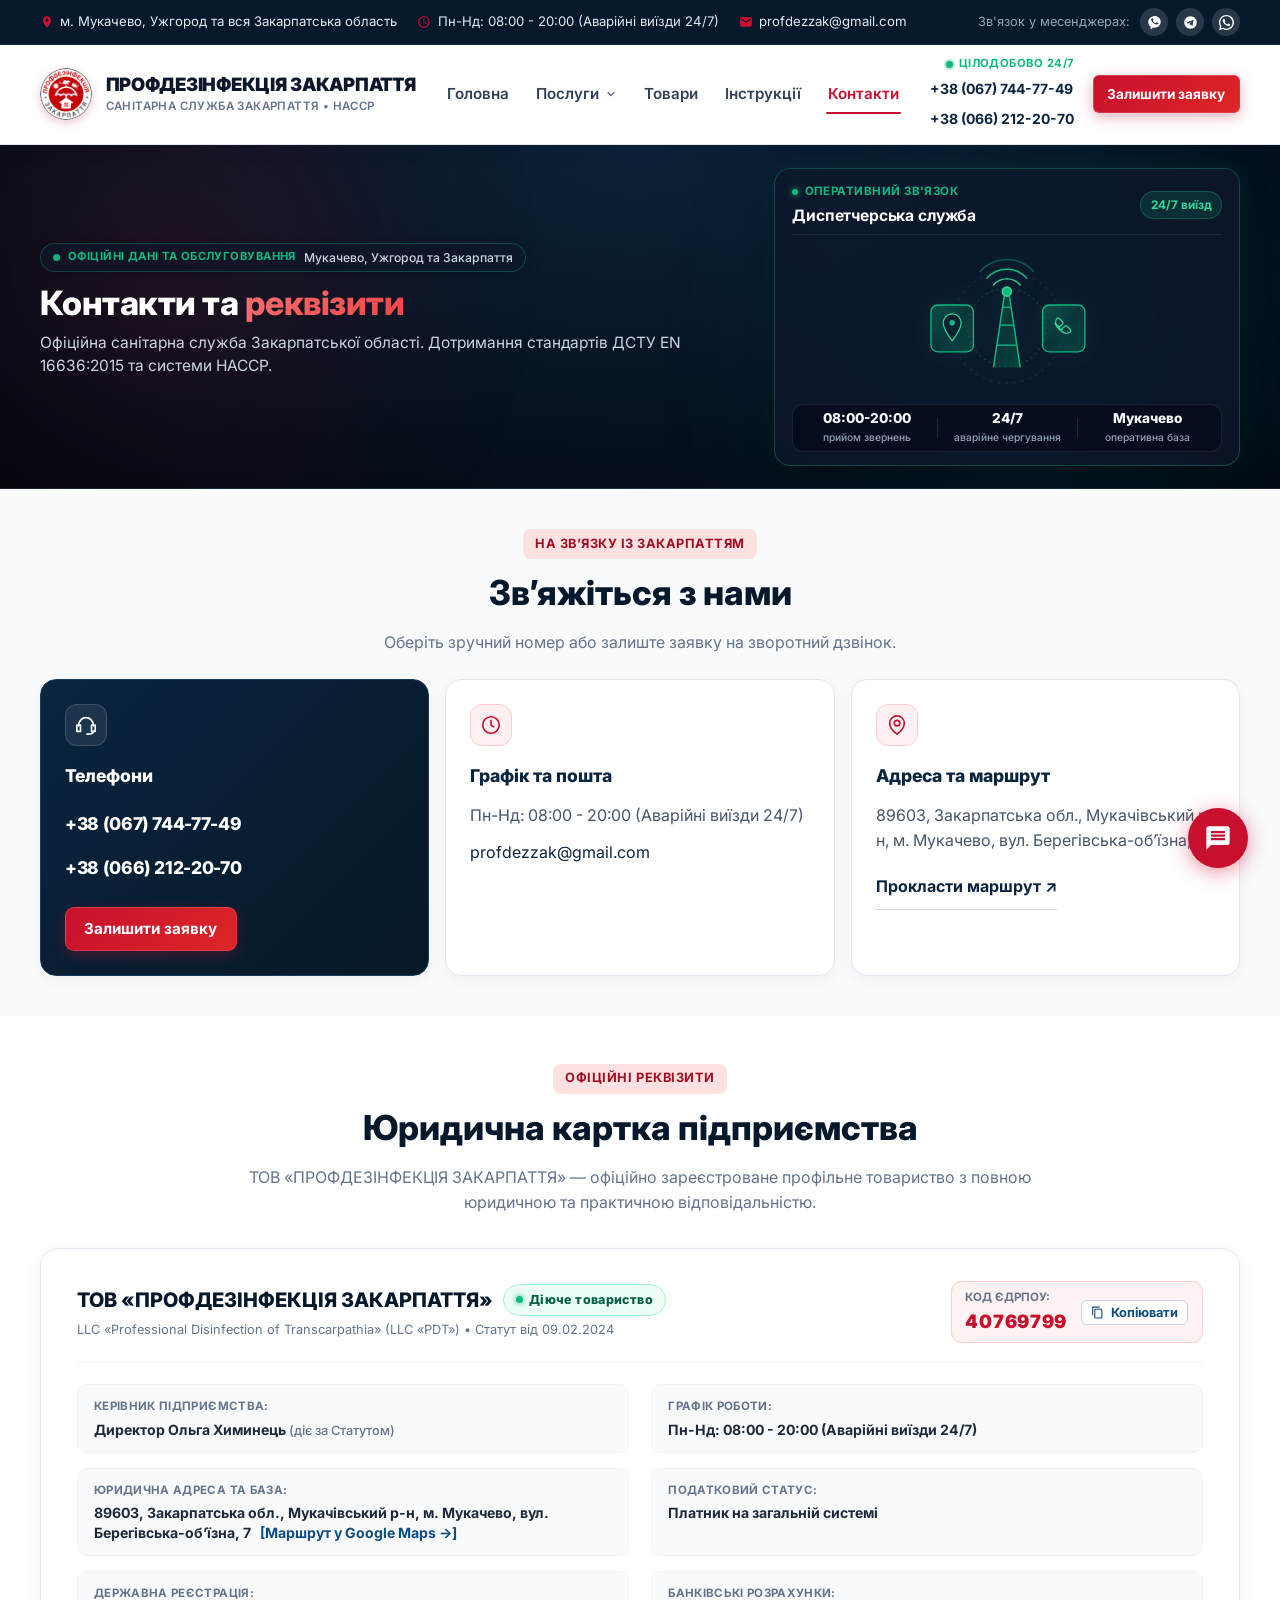
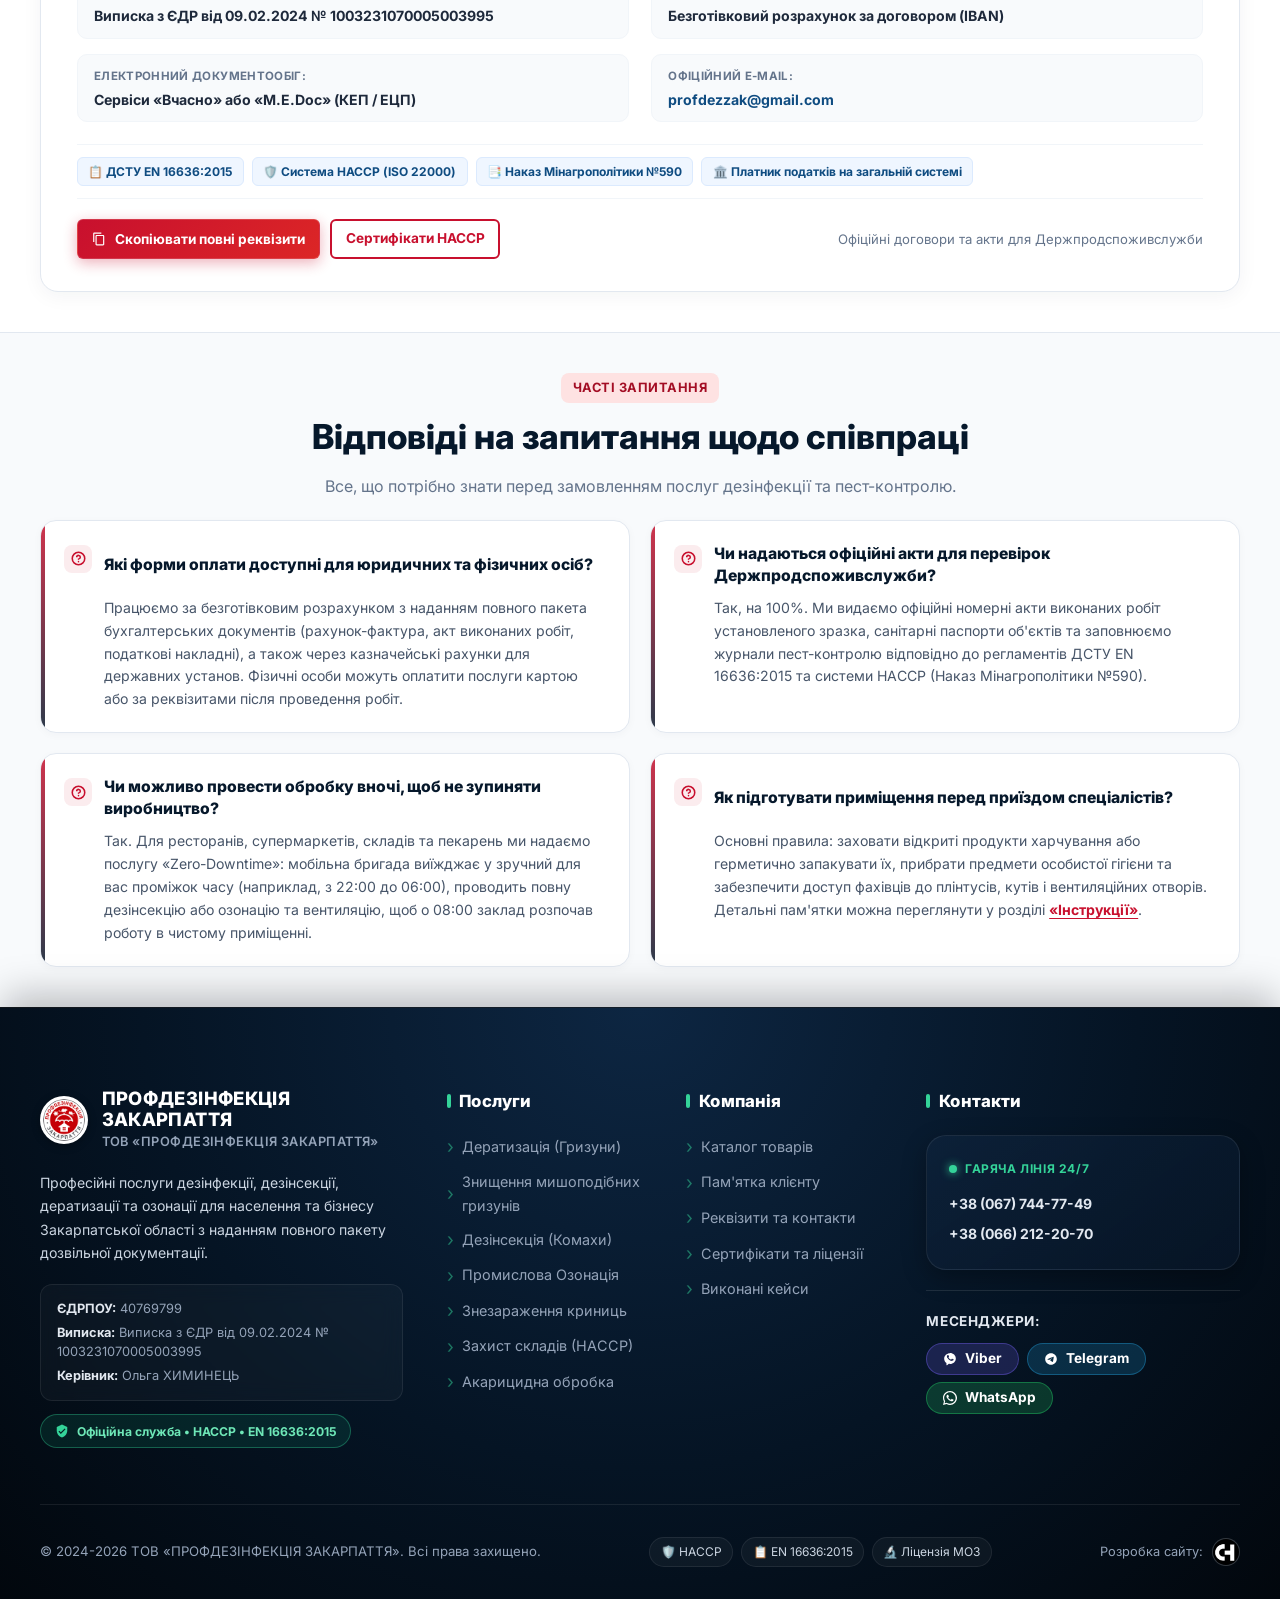
<file: contacts.html>
﻿<!DOCTYPE html>
<html lang="uk">
<head>
  <meta charset="UTF-8">
  <meta name="viewport" content="width=device-width, initial-scale=1.0">
  <title>Контакти та Реквізити | ТОВ «ПРОФДЕЗІНФЕКЦІЯ ЗАКАРПАТТЯ»</title>
  <meta name="description" content="Контакти, адреса та юридичні реквізити ТОВ «ПРОФДЕЗІНФЕКЦІЯ ЗАКАРПАТТЯ». м. Мукачево, вул. Берегівська-об’їзна, 7. Телефони: +38 (067) 744-77-49, +38 (066) 212-20-70.">
  <link rel="icon" type="image/png" href="logo.png">
  <link rel="canonical" href="https://nemyo.com.ua/contacts.html">
  <link rel="sitemap" type="application/xml" href="/sitemap.xml">
  <meta property="og:title" content="Контакти та Реквізити | ТОВ «ПРОФДЕЗІНФЕКЦІЯ ЗАКАРПАТТЯ»">
  <meta property="og:description" content="Офіційні контакти та юридичні реквізити ТОВ «ПРОФДЕЗІНФЕКЦІЯ ЗАКАРПАТТЯ». м. Мукачево, вул. Берегівська-об’їзна, 7.">
    <meta property="og:url" content="https://nemyo.com.ua/contacts.html">
  <meta property="og:image" content="https://nemyo.com.ua/img/og-image.jpg">
  <meta property="og:image:width" content="1200">
  <meta property="og:image:height" content="630">
  <meta property="og:image:type" content="image/jpeg">
  <meta property="og:image:alt" content="ТОВ «ПРОФДЕЗІНФЕКЦІЯ ЗАКАРПАТТЯ» — Санітарний контроль та дезінфекція">
  <meta name="twitter:card" content="summary_large_image">
  <meta name="twitter:image" content="https://nemyo.com.ua/img/og-image.jpg">
  <meta property="og:type" content="website">
  <link rel="stylesheet" href="css/style.css?v=20261019-16">
  <link rel="preconnect" href="https://fonts.googleapis.com">
  <link rel="preconnect" href="https://fonts.gstatic.com" crossorigin>
  <link href="https://fonts.googleapis.com/css2?family=Inter:wght@400;500;600;700;800;900&display=swap" rel="stylesheet">
  <!-- Schema.org Microdata (BreadcrumbList & ContactPage / LocalBusiness) -->
  <script type="application/ld+json">
  {
    "@context": "https://schema.org",
    "@graph": [
      {
        "@type": "BreadcrumbList",
        "itemListElement": [
          {
            "@type": "ListItem",
            "position": 1,
            "name": "Головна",
            "item": "https://nemyo.com.ua/"
          },
          {
            "@type": "ListItem",
            "position": 2,
            "name": "Контакти",
            "item": "https://nemyo.com.ua/contacts.html"
          }
        ]
      },
      {
        "@type": ["ContactPage", "LocalBusiness"],
        "@id": "https://nemyo.com.ua/contacts.html#contact",
        "name": "Контакти ТОВ «ПРОФДЕЗІНФЕКЦІЯ ЗАКАРПАТТЯ»",
        "url": "https://nemyo.com.ua/contacts.html",
        "telephone": "+380677447749",
        "email": "profdezzak@gmail.com",
        "address": {
          "@type": "PostalAddress",
          "streetAddress": "вул. Берегівська-об’їзна, 7",
          "addressLocality": "Мукачево",
          "addressRegion": "Закарпатська область",
          "postalCode": "89603",
          "addressCountry": "UA"
        },
        "geo": {
          "@type": "GeoCoordinates",
          "latitude": 48.4233,
          "longitude": 22.6967
        },
        "openingHoursSpecification": [
          {
            "@type": "OpeningHoursSpecification",
            "dayOfWeek": ["Monday", "Tuesday", "Wednesday", "Thursday", "Friday", "Saturday", "Sunday"],
            "opens": "08:00",
            "closes": "20:00"
          }
        ],
        "contactPoint": {
          "@type": "ContactPoint",
          "telephone": "+380677447749",
          "contactType": "customer service",
          "availableLanguage": ["Ukrainian", "Hungarian", "English"],
          "areaServed": "Закарпатська область"
        }
      }
    ]
  }
  </script>
</head>
<body>

  <!-- Top Bar -->
  <div class="topbar">
    <div class="container">
      <div class="topbar-info">
        <div class="topbar-item">
          <svg viewBox="0 0 24 24"><path d="M12 2C8.13 2 5 5.13 5 9c0 5.25 7 13 7 13s7-7.75 7-13c0-3.87-3.13-7-7-7zm0 9.5c-1.38 0-2.5-1.12-2.5-2.5s1.12-2.5 2.5-2.5 2.5 1.12 2.5 2.5-1.12 2.5-2.5 2.5z"/></svg>
          <span data-bind="region">м. Мукачево, Ужгород та вся Закарпатська область</span>
        </div>
        <div class="topbar-item">
          <svg viewBox="0 0 24 24"><path d="M11.99 2C6.47 2 2 6.48 2 12s4.48 10 9.99 10C17.52 22 22 17.52 22 12S17.52 2 11.99 2zM12 20c-4.42 0-8-3.58-8-8s3.58-8 8-8 8 3.58 8 8-3.58 8-8 8zm.5-13H11v6l5.25 3.15.75-1.23-4.5-2.67z"/></svg>
          <span data-bind="workHours">Пн-Нд: 08:00 - 20:00 (Аварійні виїзди 24/7)</span>
        </div>
        <div class="topbar-item">
          <svg viewBox="0 0 24 24"><path d="M20 4H4c-1.1 0-1.99.9-1.99 2L2 18c0 1.1.9 2 2 2h16c1.1 0 2-.9 2-2V6c0-1.1-.9-2-2-2zm0 4l-8 5-8-5V6l8 5 8-5v2z"/></svg>
          <a href="mailto:profdezzak@gmail.com" data-bind="email">profdezzak@gmail.com</a>
        </div>
      </div>
      <div class="topbar-socials">
        <span>Зв'язок у месенджерах:</span>
        <a href="viber://chat?number=380677447749" data-social="viber" class="topbar-social-btn viber" title="Viber" target="_blank" rel="noopener" aria-label="Viber">
          <svg width="15" height="15" viewBox="0 0 24 24" fill="currentColor"><path d="M12.01 2.01c-5.5 0-9.97 4.14-9.97 9.42 0 3.01 1.48 5.71 3.84 7.37v3.2a.66.66 0 001.07.51l3.07-2.34c.65.13 1.32.2 2 .2 5.51 0 9.98-4.14 9.98-9.42s-4.47-9.42-9.98-9.42zm4.84 12.18c-.2.53-.94.97-1.44 1.03-.43.05-.98.07-1.58-.12-.39-.12-.89-.3-1.53-.58-2.69-1.19-4.44-3.92-4.57-4.1-.14-.18-1.09-1.45-1.09-2.77 0-1.32.69-1.97.93-2.24.25-.26.54-.33.72-.33.18 0 .36 0 .52.01.17.01.39-.06.61.47.23.55.78 1.9.85 2.04.07.14.12.31.02.5-.09.18-.14.3-.28.46-.14.16-.3.35-.43.47-.14.14-.29.29-.12.58.17.29.74 1.22 1.6 1.98 1.1 1 2.03 1.31 2.32 1.45.29.14.46.12.63-.08.18-.2.74-.86.94-1.16.2-.29.4-.24.67-.14.28.1 1.76.83 2.06.98.3.15.5.22.58.35.07.14.07.79-.13 1.32z"/></svg>
        </a>
        <a href="https://t.me/+380677447749" data-social="telegram" class="topbar-social-btn telegram" title="Telegram" target="_blank" rel="noopener" aria-label="Telegram">
          <svg width="15" height="15" viewBox="0 0 24 24" fill="currentColor"><path d="M12 2C6.48 2 2 6.48 2 12s4.48 10 10 10 10-4.48 10-10S17.52 2 12 2zm4.64 6.8c-.15 1.58-.8 5.42-1.13 7.19-.14.75-.42 1-.68 1.03-.58.05-1.02-.38-1.58-.75-.88-.58-1.38-.94-2.23-1.5-.99-.65-.35-1.01.22-1.59.15-.15 2.71-2.48 2.76-2.69a.2.2 0 00-.05-.18c-.06-.05-.14-.03-.21-.02-.09.02-1.49.95-4.22 2.79-.4.27-.76.41-1.08.4-.36-.01-1.04-.2-1.55-.37-.63-.2-1.12-.31-1.08-.66.02-.18.27-.36.74-.55 2.92-1.27 4.86-2.11 5.83-2.51 2.78-1.16 3.35-1.36 3.73-1.36.08 0 .27.02.39.12.1.08.13.19.14.27-.01.06.01.24 0 .38z"/></svg>
        </a>
        <a href="https://wa.me/380677447749" data-social="whatsapp" class="topbar-social-btn whatsapp" title="WhatsApp" target="_blank" rel="noopener" aria-label="WhatsApp">
          <svg width="15" height="15" viewBox="0 0 24 24" fill="currentColor"><path d="M12.004 0C5.373 0 0 5.373 0 12.004c0 2.115.55 4.184 1.597 6.002L.055 24l6.19-1.624a11.954 11.954 0 0 0 5.759 1.464h.005c6.63 0 12.004-5.374 12.004-12.004C24.013 5.373 18.636 0 12.004 0zm0 21.815c-1.8 0-3.563-.484-5.1-1.396l-.366-.217-3.791.994 1.012-3.696-.238-.379a9.78 9.78 0 0 1-1.502-5.117c0-5.41 4.402-9.813 9.814-9.813 2.622 0 5.088 1.022 6.942 2.877a9.76 9.76 0 0 1 2.872 6.936c0 5.412-4.402 9.815-9.814 9.815zm5.378-7.348c-.295-.148-1.747-.862-2.018-.96-.27-.099-.467-.148-.664.148-.197.295-.763.96-.935 1.157-.172.197-.345.222-.64.074a8.053 8.053 0 0 1-2.375-1.465 8.89 8.89 0 0 1-1.644-2.046c-.172-.295-.018-.455.13-.602.133-.133.296-.345.443-.518.148-.172.197-.295.296-.492.099-.197.049-.37-.025-.518-.074-.148-.665-1.602-.911-2.193-.24-.575-.483-.497-.664-.506-.172-.008-.37-.01-.566-.01-.197 0-.517.074-.788.37-.27.295-1.034 1.01-1.034 2.464 0 1.453 1.058 2.859 1.206 3.056.148.197 2.083 3.181 5.047 4.461.705.305 1.256.487 1.685.623.708.225 1.353.193 1.862.117.568-.085 1.747-.714 1.993-1.404.246-.69.246-1.282.172-1.404-.074-.123-.271-.197-.566-.345z"/></svg>
        </a>
      </div>
    </div>
  </div>

  <!-- Header -->
  <header class="site-header">
    <div class="container">
      <div class="header-inner">
        <a href="index.html" class="brand-logo" title="Головна - ТОВ ПРОФДЕЗІНФЕКЦІЯ ЗАКАРПАТТЯ">
          <img src="logo.png" alt="Логотип ТОВ ПРОФДЕЗІНФЕКЦІЯ ЗАКАРПАТТЯ" class="brand-logo-img" width="52" height="52">
          <div class="brand-text-group">
            <span class="brand-text-name">ПРОФДЕЗІНФЕКЦІЯ ЗАКАРПАТТЯ</span>
            <span class="brand-text-sub">Санітарна служба Закарпаття • НАССР</span>
          </div>
        </a>

        <nav class="nav-menu">
          <a href="index.html" class="nav-link">Головна</a>
          <div class="nav-item-dropdown">
            <div class="nav-link-dropdown-wrap">
              <a href="services.html" class="nav-link nav-link-dropdown">
                <span>Послуги</span>
                <svg class="dropdown-chevron" width="12" height="12" viewBox="0 0 24 24" fill="none" stroke="currentColor" stroke-width="2.5" stroke-linecap="round" stroke-linejoin="round" aria-hidden="true">
                  <path d="M6 9l6 6 6-6"/>
                </svg>
              </a>
              <button type="button" class="dropdown-mobile-toggle" aria-label="Розгорнути підменю послуг" aria-expanded="false">
                <svg width="14" height="14" viewBox="0 0 24 24" fill="none" stroke="currentColor" stroke-width="2.5" stroke-linecap="round" stroke-linejoin="round">
                  <path d="M6 9l6 6 6-6"/>
                </svg>
              </button>
            </div>
            <div class="dropdown-menu" role="region" aria-label="Каталог послуг">
              <div class="dropdown-header">
                <span class="dropdown-header-title">Санітарні регламенти та послуги</span>
                <span class="dropdown-header-badge">12 напрямків • Акти перевірок</span>
              </div>
              <div class="dropdown-cols">
                <!-- Колонна 1: Пест-контроль та безпека об'єктів -->
                <div class="dropdown-col-list">
                  <a href="services.html#deratization" class="dropdown-item">
                    <span class="dropdown-item-icon" aria-hidden="true">
                      <svg viewBox="0 0 24 24" width="20" height="20" fill="none" stroke="currentColor" stroke-width="1.8" stroke-linecap="round" stroke-linejoin="round">
                        <path d="M3 6a3.5 3.5 0 0 1 5 3"/>
                        <path d="M21 6a3.5 3.5 0 0 0-5 3"/>
                        <path d="M7 9c0 4 3 8 5 11 2-3 5-7 5-11"/>
                        <circle cx="9.5" cy="11.5" r="1" fill="currentColor"/>
                        <circle cx="14.5" cy="11.5" r="1" fill="currentColor"/>
                        <path d="M11 16.5h2l-1 1z" fill="currentColor"/>
                        <path d="M11 17.5v2h2v-2"/>
                        <path d="M8 15L3.5 14M8 16.5L3.5 18"/>
                        <path d="M16 15l4.5-1M16 16.5l4.5 1.5"/>
                      </svg>
                    </span>
                    <div class="dropdown-item-text">
                      <span class="dropdown-item-title">Дератизація</span>
                      <span class="dropdown-item-sub">Знищення щурів та мишей</span>
                    </div>
                    <span class="dropdown-item-price-tag">від 1,50 грн/м²</span>
                  </a>

                  <a href="services.html#deratization-rodents" class="dropdown-item">
                    <span class="dropdown-item-icon" aria-hidden="true">
                      <svg viewBox="0 0 24 24" width="20" height="20" fill="none" stroke="currentColor" stroke-width="1.8" stroke-linecap="round" stroke-linejoin="round">
                        <path d="M12 21V10"/>
                        <path d="M12 10a6 6 0 0 0-6-6H3v2a6 6 0 0 0 6 6h3"/>
                        <path d="M12 14a6 6 0 0 1 6-6h3v1a6 6 0 0 1-6 6h-3"/>
                        <path d="M9 21h6"/>
                      </svg>
                    </span>
                    <div class="dropdown-item-text">
                      <span class="dropdown-item-title">Гризуни: Біо-метод</span>
                      <span class="dropdown-item-sub">Виноградники, сади, плантації</span>
                    </div>
                    <span class="dropdown-item-price-tag">180 грн/кг</span>
                  </a>

                  <a href="services.html#disinsection" class="dropdown-item">
                    <span class="dropdown-item-icon" aria-hidden="true">
                      <svg viewBox="0 0 24 24" width="20" height="20" fill="none" stroke="currentColor" stroke-width="1.8" stroke-linecap="round" stroke-linejoin="round">
                        <path d="M10 7c0-1.5 1-2.5 2-2.5s2 1 2 2.5"/>
                        <path d="M10.5 6C9 3.5 6 2.5 3 2.5"/>
                        <path d="M13.5 6C15 3.5 18 2.5 21 2.5"/>
                        <path d="M7 11c0-2 2-3 5-3s5 1 5 3v5c0 3-2 5-5 5s-5-2-5-5z"/>
                        <path d="M12 9v11.5"/>
                        <path d="M8 12.5h8M8 15.5h8"/>
                        <path d="M7 11L3 9M17 11l4-2"/>
                        <path d="M7 14H2.5M17 14h4.5"/>
                        <path d="M7 17l-4 3M17 17l4 3"/>
                      </svg>
                    </span>
                    <div class="dropdown-item-text">
                      <span class="dropdown-item-title">Дезінсекція</span>
                      <span class="dropdown-item-sub">Таргани, клопи, блохи, оси</span>
                    </div>
                    <span class="dropdown-item-price-tag">від 1500 грн</span>
                  </a>

                  <a href="services.html#outdoor-treatment" class="dropdown-item">
                    <span class="dropdown-item-icon" aria-hidden="true">
                      <svg viewBox="0 0 24 24" width="20" height="20" fill="none" stroke="currentColor" stroke-width="1.8" stroke-linecap="round" stroke-linejoin="round">
                        <path d="M10 5l2-3 2 3M11.2 2v3M12.8 2v3"/>
                        <path d="M7 10c0-2.5 2-4 5-4s5 1.5 5 4c0 4.5-2 9-5 9s-5-4.5-5-9z"/>
                        <path d="M8 8.5c1 1.5 2.5 2 4 2s3-.5 4-2"/>
                        <path d="M7 7.5L3 5l-1 2M17 7.5L21 5l1 2"/>
                        <path d="M6.5 10L3 9.5l-.5 2M17.5 10L21 9.5l.5 2"/>
                        <path d="M6.8 13L3 14l-.5 2.5M17.2 13L21 14l.5 2.5"/>
                        <path d="M8 16l-3.5 3.5M16 16l3.5 3.5"/>
                      </svg>
                    </span>
                    <div class="dropdown-item-text">
                      <span class="dropdown-item-title">Акарицидна обробка</span>
                      <span class="dropdown-item-sub">Парки, санаторії, зони відпочинку</span>
                    </div>
                    <span class="dropdown-item-price-tag">від 500 грн/сот</span>
                  </a>

                  <a href="services.html#storage-protection" class="dropdown-item">
                    <span class="dropdown-item-icon" aria-hidden="true">
                      <svg viewBox="0 0 24 24" width="20" height="20" fill="none" stroke="currentColor" stroke-width="1.8" stroke-linecap="round" stroke-linejoin="round">
                        <path d="M22 8.35V20a2 2 0 0 1-2 2H4a2 2 0 0 1-2-2V8.35A2 2 0 0 1 3.26 6.5l8-3.2a2 2 0 0 1 1.48 0l8 3.2A2 2 0 0 1 22 8.35Z"/>
                        <path d="M6 18h12"/>
                        <path d="M6 14h12"/>
                        <rect width="12" height="12" x="6" y="10"/>
                      </svg>
                    </span>
                    <div class="dropdown-item-text">
                      <span class="dropdown-item-title">Газація складів</span>
                      <span class="dropdown-item-sub">BAYER K-Obiol, елеватори, ангари</span>
                    </div>
                    <span class="dropdown-item-price-tag">від об'єму</span>
                  </a>

                  <a href="services.html#haccp-audit" class="dropdown-item dropdown-item-haccp">
                    <span class="dropdown-item-icon dropdown-icon-haccp" aria-hidden="true">
                      <svg viewBox="0 0 24 24" width="20" height="20" fill="none" stroke="currentColor" stroke-width="1.8" stroke-linecap="round" stroke-linejoin="round">
                        <path d="M9 3h6a1 1 0 0 1 1 1v1H8V4a1 1 0 0 1 1-1z"/>
                        <rect x="4" y="5" width="16" height="16" rx="2"/>
                        <path d="M8 10h4M8 14h3"/>
                        <circle cx="15.5" cy="14.5" r="3.5"/>
                        <path d="m14 14.5 1.2 1.2 2.5-2.5"/>
                      </svg>
                    </span>
                    <div class="dropdown-item-text">
                      <div class="dropdown-badge-wrap">
                        <span class="dropdown-item-title">НАССР Пест-контроль</span>
                        <span class="dropdown-badge">EN 16636</span>
                      </div>
                      <span class="dropdown-item-sub">Аудит, договори та акти</span>
                    </div>
                    <span class="dropdown-item-price-tag">B2B</span>
                  </a>
                </div>

                <!-- Колонна 2: Санітарія, Вода та Водовідведення -->
                <div class="dropdown-col-list">
                  <a href="services.html#disinfection" class="dropdown-item">
                    <span class="dropdown-item-icon" aria-hidden="true">
                      <svg viewBox="0 0 24 24" width="20" height="20" fill="none" stroke="currentColor" stroke-width="1.8" stroke-linecap="round" stroke-linejoin="round">
                        <circle cx="12" cy="12" r="5"/>
                        <path d="M12 2v3M12 19v3M2 12h3M19 12h3"/>
                        <path d="m4.93 4.93 2.12 2.12M16.95 16.95l2.12 2.12M4.93 19.07l2.12-2.12M16.95 7.05l2.12-2.12"/>
                        <circle cx="10" cy="10.5" r="0.8" fill="currentColor"/>
                        <circle cx="14" cy="13.5" r="0.8" fill="currentColor"/>
                      </svg>
                    </span>
                    <div class="dropdown-item-text">
                      <span class="dropdown-item-title">Дезінфекція приміщень</span>
                      <span class="dropdown-item-sub">Віруси, бактерії, цвіль</span>
                    </div>
                    <span class="dropdown-item-price-tag">від 1000 грн</span>
                  </a>

                  <a href="services.html#ozonation" class="dropdown-item">
                    <span class="dropdown-item-icon" aria-hidden="true">
                      <svg viewBox="0 0 24 24" width="20" height="20" fill="none" stroke="currentColor" stroke-width="1.8" stroke-linecap="round" stroke-linejoin="round">
                        <path d="M17.7 7.7a2.5 2.5 0 1 1 1.8 4.3H2"/>
                        <path d="M9.6 4.6A2 2 0 1 1 11 8H2"/>
                        <path d="M12.6 19.4A2 2 0 1 0 14 16H2"/>
                      </svg>
                    </span>
                    <div class="dropdown-item-text">
                      <span class="dropdown-item-title">Промислова Озонація</span>
                      <span class="dropdown-item-sub">Видалення запахів, диму, гарі</span>
                    </div>
                    <span class="dropdown-item-price-tag">від 1500 грн</span>
                  </a>

                  <a href="services.html#water-disinfection" class="dropdown-item">
                    <span class="dropdown-item-icon" aria-hidden="true">
                      <svg viewBox="0 0 24 24" width="20" height="20" fill="none" stroke="currentColor" stroke-width="1.8" stroke-linecap="round" stroke-linejoin="round">
                        <path d="M12 2.69l5.66 5.66a8 8 0 1 1-11.31 0z"/>
                        <path d="M9.5 14.5a3 3 0 0 0 3.5 2.5"/>
                      </svg>
                    </span>
                    <div class="dropdown-item-text">
                      <span class="dropdown-item-title">Знезараження води</span>
                      <span class="dropdown-item-sub">Керамічний патрон для криниць</span>
                    </div>
                    <span class="dropdown-item-price-tag">1000 грн</span>
                  </a>

                  <a href="services.html#asenizatsiya" class="dropdown-item">
                    <span class="dropdown-item-icon" aria-hidden="true">
                      <svg viewBox="0 0 24 24" width="20" height="20" fill="none" stroke="currentColor" stroke-width="1.8" stroke-linecap="round" stroke-linejoin="round">
                        <path d="M14 18V6a2 2 0 0 0-2-2H4a2 2 0 0 0-2 2v11a1 1 0 0 0 1 1h2"/>
                        <path d="M15 18H9"/>
                        <path d="M19 18h2a1 1 0 0 0 1-1v-5.28a2 2 0 0 0-.8-1.6l-3.2-2.4a2 2 0 0 0-1.2-.4H14"/>
                        <circle cx="7" cy="18" r="2.5"/>
                        <circle cx="17" cy="18" r="2.5"/>
                      </svg>
                    </span>
                    <div class="dropdown-item-text">
                      <span class="dropdown-item-title">Асенізація (викачка)</span>
                      <span class="dropdown-item-sub">Ями, септики, авто 3 або 6 м³</span>
                    </div>
                    <span class="dropdown-item-price-tag">від 1200 грн/м³</span>
                  </a>

                  <a href="services.html#bio-cleaning-stations" class="dropdown-item">
                    <span class="dropdown-item-icon" aria-hidden="true">
                      <svg viewBox="0 0 24 24" width="20" height="20" fill="none" stroke="currentColor" stroke-width="1.8" stroke-linecap="round" stroke-linejoin="round">
                        <path d="M3 12a9 9 0 0 1 9-9 9.75 9.75 0 0 1 6.74 2.74L21 8"/>
                        <path d="M21 3v5h-5"/>
                        <path d="M21 12a9 9 0 0 1-9 9 9.75 9.75 0 0 1-6.74-2.74L3 16"/>
                        <path d="M3 21v-5h5"/>
                        <path d="M12 7c-1.8 2.2-2.8 4-2.8 5.5a2.8 2.8 0 0 0 5.6 0c0-1.5-1-3.3-2.8-5.5z"/>
                      </svg>
                    </span>
                    <div class="dropdown-item-text">
                      <span class="dropdown-item-title">Станції біо-очистки</span>
                      <span class="dropdown-item-sub">Викачка мулу, сервіс, ремонт</span>
                    </div>
                    <span class="dropdown-item-price-tag">договірна</span>
                  </a>

                  <a href="services.html#drain-cleaning" class="dropdown-item">
                    <span class="dropdown-item-icon" aria-hidden="true">
                      <svg viewBox="0 0 24 24" width="20" height="20" fill="none" stroke="currentColor" stroke-width="1.8" stroke-linecap="round" stroke-linejoin="round">
                        <path d="M14.7 6.3a1 1 0 0 0 0 1.4l1.6 1.6a1 1 0 0 0 1.4 0l3.77-3.77a6 6 0 0 1-7.94 7.94l-6.91 6.91a2.12 2.12 0 0 1-3-3l6.91-6.91a6 6 0 0 1 7.94-7.94l-3.76 3.76z"/>
                      </svg>
                    </span>
                    <div class="dropdown-item-text">
                      <span class="dropdown-item-title">Промивка каналізації</span>
                      <span class="dropdown-item-sub">Гідродинамічна та механічна</span>
                    </div>
                    <span class="dropdown-item-price-tag">від 3500 грн</span>
                  </a>
                </div>
              </div>

              <div class="dropdown-footer">
                <a href="services.html" class="dropdown-all-btn">
                  <span>Переглянути всі 12 послуг компанії та детальний прайс</span>
                  <svg width="15" height="15" viewBox="0 0 24 24" fill="none" stroke="currentColor" stroke-width="2.5" stroke-linecap="round" stroke-linejoin="round"><path d="M5 12h14M12 5l7 7-7 7"/></svg>
                </a>
              </div>
            </div>
          </div>
          <a href="products.html" class="nav-link">Товари</a>
          <a href="instructions.html" class="nav-link">Інструкції</a>
          <a href="contacts.html" class="nav-link active">Контакти</a>
        </nav>

        <div class="header-cta">
          <div class="header-phone-box">
            <span class="phone-status">Цілодобово 24/7</span>
            <a href="tel:+380677447749" class="contact-phone-link" data-bind="phone-primary">+38 (067) 744-77-49</a>
            <a href="tel:+380662122070" class="contact-phone-link" data-bind="phone-secondary">+38 (066) 212-20-70</a>
          </div>
          <button class="btn btn-primary btn-sm" data-open-modal data-service-name="Виклик лікаря">Залишити заявку
          </button>
          <a class="mobile-phone-action" href="tel:+380677447749" data-primary-call aria-label="Зателефонувати +38 (067) 744-77-49"><svg width="22" height="22" viewBox="0 0 24 24" fill="none" stroke="currentColor" stroke-width="2" aria-hidden="true"><path d="M22 16.9v3a2 2 0 0 1-2.2 2A19.8 19.8 0 0 1 3.1 5.2 2 2 0 0 1 5.1 3h3a2 2 0 0 1 2 1.7c.1.9.4 1.9.7 2.7a2 2 0 0 1-.5 2.1L9 10.8a16 16 0 0 0 4.2 4.2l1.3-1.3a2 2 0 0 1 2.1-.5c.9.3 1.8.6 2.7.7a2 2 0 0 1 1.7 2z"/></svg></a>
          <button class="mobile-toggle" aria-label="Меню">
            <svg width="24" height="24" viewBox="0 0 24 24" fill="currentColor"><path d="M3 18h18v-2H3v2zm0-5h18v-2H3v2zm0-7v2h18V6H3z"/></svg>
          </button>
        </div>
      </div>
    </div>
  </header>

  <!-- Page Header -->
  <section class="services-hero-section page-hero-section" id="orderRequest">
    <div class="cases-bg-glow orb-1" aria-hidden="true"></div>
    <div class="cases-bg-glow orb-2" aria-hidden="true"></div>
    <div class="cases-glow-line" aria-hidden="true"></div>

    <div class="container" style="position: relative; z-index: 2;">
      <div class="services-hero-grid">
        <div class="services-hero-content">
          <div class="services-hero-badge">
            <span class="badge-status-dot"></span>
            <span class="services-hero-badge-tag">Офіційні дані та обслуговування</span>
            <span class="services-hero-badge-sub">Мукачево, Ужгород та Закарпаття</span>
          </div>

          <h1 class="services-hero-title">
            Контакти та <span>реквізити</span>
          </h1>

          <p class="services-hero-desc">
            Офіційна санітарна служба Закарпатської області. Дотримання стандартів ДСТУ EN 16636:2015 та системи НАССР.
          </p>
        </div>

        <div class="services-hero-map-col">
          <div class="hero-visual-card">
            <div class="hero-visual-card-header">
              <div class="hero-visual-title-group">
                <span class="hero-visual-tag">
                  <span class="zk-map-pulse-dot"></span>
                  Оперативний зв'язок
                </span>
                <h3 class="hero-visual-title">Диспетчерська служба</h3>
              </div>
              <span class="zk-map-card-badge">24/7 виїзд</span>
            </div>

            <div class="zk-map-graphic-wrap">
              <svg class="zk-map-svg" viewBox="0 0 200 130" preserveAspectRatio="xMidYMid meet" role="img" aria-label="Диспетчерський зв'язок та карта виїзду 24/7">
                <defs>
                  <linearGradient id="contGreenGrad" x1="0%" y1="0%" x2="100%" y2="100%">
                    <stop offset="0%" stop-color="#10B981" stop-opacity="0.32" />
                    <stop offset="50%" stop-color="#059669" stop-opacity="0.20" />
                    <stop offset="100%" stop-color="#047857" stop-opacity="0.38" />
                  </linearGradient>
                </defs>
                <circle cx="100" cy="72" r="50" fill="none" stroke="rgba(16,185,129,0.15)" stroke-width="1" stroke-dasharray="3 4" />
                <circle cx="100" cy="72" r="35" fill="none" stroke="rgba(16,185,129,0.25)" stroke-width="1" stroke-dasharray="2 3" />

                <path d="M88 108l10-66h4l10 66" fill="url(#contGreenGrad)" stroke="#10B981" stroke-width="1.3" />
                <line x1="91" y1="88" x2="109" y2="88" stroke="#10B981" stroke-width="1.2" />
                <line x1="94" y1="70" x2="106" y2="70" stroke="#10B981" stroke-width="1.2" />
                <line x1="96" y1="54" x2="104" y2="54" stroke="#10B981" stroke-width="1.2" />

                <circle cx="100" cy="40" r="4" fill="#10B981" stroke="#34D399" stroke-width="1.5" />
                <path d="M88 34a16 16 0 0 1 24 0" fill="none" stroke="#34D399" stroke-width="1.3" stroke-linecap="round" />
                <path d="M82 28a24 24 0 0 1 36 0" fill="none" stroke="#10B981" stroke-width="1.3" stroke-linecap="round" />
                <path d="M76 22a32 32 0 0 1 48 0" fill="none" stroke="rgba(16,185,129,0.4)" stroke-width="1.3" stroke-linecap="round" />

                <g transform="translate(32, 52)">
                  <rect x="0" y="0" width="38" height="42" rx="6" fill="url(#contGreenGrad)" stroke="#10B981" stroke-width="1.2" />
                  <path d="M19 8a8 8 0 0 0-8 8c0 6 8 16 8 16s8-10 8-16a8 8 0 0 0-8-8z" fill="rgba(15,23,42,0.7)" stroke="#34D399" stroke-width="1.1" />
                  <circle cx="19" cy="16" r="2.5" fill="#10B981" />
                </g>

                <g transform="translate(132, 52)">
                  <rect x="0" y="0" width="38" height="42" rx="6" fill="url(#contGreenGrad)" stroke="#10B981" stroke-width="1.2" />
                  <path d="M13 14c1 3 3 5 6 6l3-3a1.5 1.5 0 0 1 2 0l3 3a1.5 1.5 0 0 1 0 2c-2 2-6 2-10-2s-4-8-2-10a1.5 1.5 0 0 1 2 0l3 3a1.5 1.5 0 0 1 0 2l-3 3z" fill="none" stroke="#34D399" stroke-width="1.1" transform="translate(-2, 2)" />
                </g>
              </svg>
            </div>

            <div class="zk-map-card-footer">
              <div class="zk-map-stat">
                <span class="zk-map-stat-num">08:00-20:00</span>
                <span class="zk-map-stat-lbl">прийом звернень</span>
              </div>
              <div class="zk-map-stat-divider"></div>
              <div class="zk-map-stat">
                <span class="zk-map-stat-num">24/7</span>
                <span class="zk-map-stat-lbl">аварійне чергування</span>
              </div>
              <div class="zk-map-stat-divider"></div>
              <div class="zk-map-stat">
                <span class="zk-map-stat-num">Мукачево</span>
                <span class="zk-map-stat-lbl">оперативна база</span>
              </div>
            </div>
          </div>
        </div>
      </div>
    </div>
  </section>

  <!-- Section: Official Company Requisites Spec (Pure White Block) -->
  <section class="contact-first section-padding" aria-labelledby="contactFirstTitle">
    <div class="container">
      <div class="section-header text-center"><span class="section-tag">На зв’язку із Закарпаттям</span><h2 id="contactFirstTitle" class="section-title">Зв’яжіться з нами</h2><p class="section-subtitle">Оберіть зручний номер або залиште заявку на зворотний дзвінок.</p></div>
      <div class="contact-first-grid">
        <div class="contact-first-card"><span class="contact-first-icon" aria-hidden="true"><svg width="22" height="22" viewBox="0 0 24 24" fill="none" stroke="currentColor" stroke-width="1.8" stroke-linecap="round" stroke-linejoin="round"><path d="M4 13v-1a8 8 0 0 1 16 0v1M4 12H2v7h4v-7zm16 0h2v7h-4v-7zm0 7c0 2-3 3-7 3"/></svg></span><h3>Телефони</h3>
          <a class="contact-phone-link" href="tel:+380677447749" data-bind="phone-primary">+38 (067) 744-77-49</a>
          <a class="contact-phone-link" href="tel:+380662122070" data-bind="phone-secondary">+38 (066) 212-20-70</a>
          <button type="button" class="btn btn-primary" data-open-modal data-service-name="Зворотний дзвінок">Залишити заявку</button>
        </div>
        <div class="contact-first-card"><span class="contact-first-icon" aria-hidden="true"><svg width="22" height="22" viewBox="0 0 24 24" fill="none" stroke="currentColor" stroke-width="1.8" stroke-linecap="round" stroke-linejoin="round"><circle cx="12" cy="12" r="9"/><path d="M12 7v5l3 2"/></svg></span><h3>Графік та пошта</h3>
          <p data-bind="work-hours">Пн–Нд: 08:00–20:00 (аварійні виїзди 24/7)</p>
          <a href="mailto:profdezzak@gmail.com" data-bind="email">profdezzak@gmail.com</a>
        </div>
        <div class="contact-first-card"><span class="contact-first-icon" aria-hidden="true"><svg width="22" height="22" viewBox="0 0 24 24" fill="none" stroke="currentColor" stroke-width="1.8" stroke-linecap="round" stroke-linejoin="round"><path d="M20 10c0 6-8 12-8 12S4 16 4 10a8 8 0 1 1 16 0z"/><circle cx="12" cy="10" r="3"/></svg></span><h3>Адреса та маршрут</h3>
          <p data-bind="address">89603, Закарпатська обл., м. Мукачево, вул. Берегівська-об’їзна, 7</p>
          <a class="contact-route" href="https://www.google.com/maps/search/?api=1&amp;query=48.42333,22.69666" target="_blank" rel="noopener">Прокласти маршрут ↗</a>
        </div>
      </div>
    </div>
  </section>

  <section class="section-padding" id="requisites" style="background: #FFFFFF; padding-top: 3rem;">
    <div class="container">
      <div class="section-header text-center" style="margin-bottom: 2rem;">
        <span class="section-tag">Офіційні реквізити</span>
        <h2 class="section-title">Юридична картка підприємства</h2>
        <p class="section-subtitle">
          ТОВ «ПРОФДЕЗІНФЕКЦІЯ ЗАКАРПАТТЯ» — офіційно зареєстроване профільне товариство з повною юридичною та практичною відповідальністю.
        </p>
      </div>

      <div class="req-card-compact">
        <!-- Compact Top Bar -->
        <div class="req-compact-top">
          <div class="req-compact-title-wrap">
            <div style="display: flex; align-items: center; gap: 0.6rem; flex-wrap: wrap;">
              <h3 class="req-company-title" data-company="name">ТОВ «ПРОФДЕЗІНФЕКЦІЯ ЗАКАРПАТТЯ»</h3>
              <div class="req-status-badge">
                <span class="req-status-dot"></span>
                <span>Діюче товариство</span>
              </div>
            </div>
            <div class="req-company-sub">
              <span data-company="nameEn">LLC «Professional Disinfection of Transcarpathia»</span> • Статут від 09.02.2024
            </div>
          </div>

          <!-- Highlighted EDRPOU Box -->
          <div class="req-edrpou-badge-box">
            <div>
              <div style="font-size: 0.72rem; color: #64748B; font-weight: 700; text-transform: uppercase;">Код ЄДРПОУ:</div>
              <div class="req-edrpou-val" data-company="edrpou">40769799</div>
            </div>
            <button type="button" class="req-copy-pill" data-copy-val="40769799" title="Скопіювати ЄДРПОУ" style="margin-left: 0.25rem;">
              <svg width="13" height="13" viewBox="0 0 24 24" fill="currentColor"><path d="M16 1H4c-1.1 0-2 .9-2 2v14h2V3h12V1zm3 4H8c-1.1 0-2 .9-2 2v14c0 1.1.9 2 2 2h11c1.1 0 2-.9 2-2V7c0-1.1-.9-2-2-2zm0 16H8V7h11v14z"/></svg>
              <span>Копіювати</span>
            </button>
          </div>
        </div>

        <!-- Compact 2-Column Info Grid -->
        <div class="req-compact-grid">
          <div class="req-compact-item">
            <span class="req-compact-label">Керівник підприємства:</span>
            <span class="req-compact-value">Директор <span data-company="director">Ольга ХИМИНЕЦЬ</span> <span style="font-weight: 500; font-size: 0.8rem; color: #64748B;">(діє за Статутом)</span></span>
          </div>

          <div class="req-compact-item">
            <span class="req-compact-label">Графік роботи:</span>
            <span class="req-compact-value" data-bind="work-hours">Пн–Нд: 08:00 – 20:00 <span style="font-weight: 500; font-size: 0.8rem; color: #64748B;">(Аварійні виїзди 24/7)</span></span>
          </div>

          <div class="req-compact-item">
            <span class="req-compact-label">Юридична адреса та база:</span>
            <span class="req-compact-value">
              <span data-bind="address">89603, Закарпатська обл., м. Мукачево, вул. Берегівська-об’їзна, 7</span>
              <a href="https://www.google.com/maps/search/?api=1&query=48.42333,22.69666" target="_blank" rel="noopener" style="display: inline-block; margin-left: 0.35rem; color: #0F4C81; font-weight: 700;">
                [Маршрут у Google Maps →]
              </a>
            </span>
          </div>

          <div class="req-compact-item">
            <span class="req-compact-label">Податковий статус:</span>
            <span class="req-compact-value">Платник на загальній системі</span>
          </div>

          <div class="req-compact-item">
            <span class="req-compact-label">Державна реєстрація:</span>
            <span class="req-compact-value"><span data-company="extract">Виписка з ЄДР № 1003231070005003995</span></span>
          </div>

          <div class="req-compact-item">
            <span class="req-compact-label">Банківські розрахунки:</span>
            <span class="req-compact-value">Безготівковий розрахунок за договором (IBAN)</span>
          </div>

          <div class="req-compact-item">
            <span class="req-compact-label">Електронний документообіг:</span>
            <span class="req-compact-value">Сервіси «Вчасно» або «M.E.Doc» (КЕП / ЕЦП)</span>
          </div>

          <div class="req-compact-item">
            <span class="req-compact-label">Офіційний e-mail:</span>
            <span class="req-compact-value"><a href="mailto:profdezzak@gmail.com" style="color: #0F4C81; font-weight: 700; text-decoration: none;" data-bind="email">profdezzak@gmail.com</a></span>
          </div>
        </div>

        <!-- Regulatory Standards Tags -->
        <div class="req-compact-tags">
          <span class="req-compact-tag">📋 ДСТУ EN 16636:2015</span>
          <span class="req-compact-tag">🛡️ Система НАССР (ISO 22000)</span>
          <span class="req-compact-tag">📑 Наказ Мінагрополітики №590</span>
          <span class="req-compact-tag">🏛️ Платник податків на загальній системі</span>
        </div>

        <!-- Actions -->
        <div class="req-compact-actions">
          <div style="display: flex; gap: 0.65rem; flex-wrap: wrap;">
            <button type="button" class="btn btn-primary btn-sm" data-copy-val="ТОВ «ПРОФДЕЗІНФЕКЦІЯ ЗАКАРПАТТЯ», ЄДРПОУ 40769799, 89603, Закарпатська обл., м. Мукачево, вул. Берегівська-об’їзна, 7, тел: +38 (067) 744-77-49, email: profdezzak@gmail.com">
              <svg width="14" height="14" viewBox="0 0 24 24" fill="currentColor"><path d="M16 1H4c-1.1 0-2 .9-2 2v14h2V3h12V1zm3 4H8c-1.1 0-2 .9-2 2v14c0 1.1.9 2 2 2h11c1.1 0 2-.9 2-2V7c0-1.1-.9-2-2-2zm0 16H8V7h11v14z"/></svg>
              <span>Скопіювати повні реквізити</span>
            </button>
            <a href="index.html#certificates" class="btn btn-outline btn-sm open-cert-modal">
              <span>Сертифікати НАССР</span>
            </a>
          </div>
          <span style="font-size: 0.82rem; color: #64748B;">
            Офіційні договори та акти для Держпродспоживслужби
          </span>
        </div>
      </div>
    </div>
  </section>

  <!-- Contacts FAQ Section - Soft Slate Block -->
  <section class="section-padding" id="faq" style="background: #F8FAFC; border-top: 1px solid #E2E8F0;">
    <div class="container">
      <div class="section-header text-center">
        <span class="section-tag">Часті запитання</span>
        <h2 class="section-title">Відповіді на запитання щодо співпраці</h2>
        <p class="section-subtitle">
          Все, що потрібно знати перед замовленням послуг дезінфекції та пест-контролю.
        </p>
      </div>

      <div class="faq-cards-grid">
        <div class="faq-card">
          <div class="faq-card-header">
            <div class="faq-card-icon" aria-hidden="true">
              <svg width="15" height="15" viewBox="0 0 24 24" fill="none" stroke="currentColor" stroke-width="2.5" stroke-linecap="round" stroke-linejoin="round">
                <circle cx="12" cy="12" r="10"/>
                <path d="M9.09 9a3 3 0 0 1 5.83 1c0 2-3 3-3 3"/>
                <line x1="12" y1="17" x2="12.01" y2="17"/>
              </svg>
            </div>
            <h3 class="faq-card-title">Які форми оплати доступні для юридичних та фізичних осіб?</h3>
          </div>
          <p class="faq-card-answer">Працюємо за безготівковим розрахунком з наданням повного пакета бухгалтерських документів (рахунок-фактура, акт виконаних робіт, податкові накладні), а також через казначейські рахунки для державних установ. Фізичні особи можуть оплатити послуги картою або за реквізитами після проведення робіт.</p>
        </div>

        <div class="faq-card">
          <div class="faq-card-header">
            <div class="faq-card-icon" aria-hidden="true">
              <svg width="15" height="15" viewBox="0 0 24 24" fill="none" stroke="currentColor" stroke-width="2.5" stroke-linecap="round" stroke-linejoin="round">
                <circle cx="12" cy="12" r="10"/>
                <path d="M9.09 9a3 3 0 0 1 5.83 1c0 2-3 3-3 3"/>
                <line x1="12" y1="17" x2="12.01" y2="17"/>
              </svg>
            </div>
            <h3 class="faq-card-title">Чи надаються офіційні акти для перевірок Держпродспоживслужби?</h3>
          </div>
          <p class="faq-card-answer">Так, на 100%. Ми видаємо офіційні номерні акти виконаних робіт установленого зразка, санітарні паспорти об'єктів та заповнюємо журнали пест-контролю відповідно до регламентів ДСТУ EN 16636:2015 та системи НАССР (Наказ Мінагрополітики №590).</p>
        </div>

        <div class="faq-card">
          <div class="faq-card-header">
            <div class="faq-card-icon" aria-hidden="true">
              <svg width="15" height="15" viewBox="0 0 24 24" fill="none" stroke="currentColor" stroke-width="2.5" stroke-linecap="round" stroke-linejoin="round">
                <circle cx="12" cy="12" r="10"/>
                <path d="M9.09 9a3 3 0 0 1 5.83 1c0 2-3 3-3 3"/>
                <line x1="12" y1="17" x2="12.01" y2="17"/>
              </svg>
            </div>
            <h3 class="faq-card-title">Чи можливо провести обробку вночі, щоб не зупиняти виробництво?</h3>
          </div>
          <p class="faq-card-answer">Так. Для ресторанів, супермаркетів, складів та пекарень ми надаємо послугу «Zero-Downtime»: мобільна бригада виїжджає у зручний для вас проміжок часу (наприклад, з 22:00 до 06:00), проводить повну дезінсекцію або озонацію та вентиляцію, щоб о 08:00 заклад розпочав роботу в чистому приміщенні.</p>
        </div>

        <div class="faq-card">
          <div class="faq-card-header">
            <div class="faq-card-icon" aria-hidden="true">
              <svg width="15" height="15" viewBox="0 0 24 24" fill="none" stroke="currentColor" stroke-width="2.5" stroke-linecap="round" stroke-linejoin="round">
                <circle cx="12" cy="12" r="10"/>
                <path d="M9.09 9a3 3 0 0 1 5.83 1c0 2-3 3-3 3"/>
                <line x1="12" y1="17" x2="12.01" y2="17"/>
              </svg>
            </div>
            <h3 class="faq-card-title">Як підготувати приміщення перед приїздом спеціалістів?</h3>
          </div>
          <p class="faq-card-answer">Основні правила: заховати відкриті продукти харчування або герметично запакувати їх, прибрати предмети особистої гігієни та забезпечити доступ фахівців до плінтусів, кутів і вентиляційних отворів. Детальні пам'ятки можна переглянути у розділі <a href="instructions.html" style="color: var(--brand-red); font-weight: 700;">«Інструкції»</a>.</p>
        </div>
      </div>

    </div>
  </section>

  <!-- Site Footer -->
  <footer class="site-footer">
    <div class="container">
      <div class="footer-grid">
        <div class="footer-brand">
          <div class="footer-brand-header">
            <img src="logo.png" alt="Логотип ТОВ ПРОФДЕЗІНФЕКЦІЯ ЗАКАРПАТТЯ" class="footer-logo-img" width="48" height="48">
            <div>
              <div class="brand-text-name">ПРОФДЕЗІНФЕКЦІЯ ЗАКАРПАТТЯ</div>
              <div class="brand-text-sub"><span data-company="name">ТОВ «ПРОФДЕЗІНФЕКЦІЯ ЗАКАРПАТТЯ»</span></div>
            </div>
          </div>
          <p class="footer-brand-desc">
            Професійні послуги дезінфекції, дезінсекції, дератизації та озонації для населення та бізнесу Закарпатської області з наданням повного пакету дозвільної документації.
          </p>
          <div class="footer-requisites-card">
            <div class="footer-req-row"><strong>ЄДРПОУ:</strong> <span data-company="edrpou">40769799</span></div>
            <div class="footer-req-row"><strong>Виписка:</strong> <span data-company="extract">№ 1003231070005003995 від 09.02.2024</span></div>
            <div class="footer-req-row"><strong>Керівник:</strong> Ольга ХИМИНЕЦЬ</div>
          </div>
          <div class="footer-license-badge">
            <svg width="14" height="14" viewBox="0 0 24 24" fill="currentColor"><path d="M12 1L3 5v6c0 5.55 3.84 10.74 9 12 5.16-1.26 9-6.45 9-12V5l-9-4zm-2 16l-4-4 1.41-1.41L10 14.17l6.59-6.59L18 9l-8 8z"/></svg>
            <span>Офіційна служба • НАССР • EN 16636:2015</span>
          </div>
        </div>

        <div>
          <h4 class="footer-heading">Послуги</h4>
          <ul class="footer-links">
            <li><a href="services.html#deratization">Дератизація (Гризуни)</a></li>
            <li><a href="services.html#deratization-rodents">Знищення мишоподібних гризунів</a></li>
            <li><a href="services.html#disinsection">Дезінсекція (Комахи)</a></li>
            <li><a href="services.html#ozonation">Промислова Озонація</a></li>
            <li><a href="services.html#water-disinfection">Знезараження криниць</a></li>
            <li><a href="services.html#storage-protection">Захист складів (НАССР)</a></li>
            <li><a href="services.html#outdoor-treatment">Акарицидна обробка</a></li>
          </ul>
        </div>

        <div>
          <h4 class="footer-heading">Компанія</h4>
          <ul class="footer-links">
            <li><a href="products.html">Каталог товарів</a></li>
            <li><a href="instructions.html">Пам'ятка клієнту</a></li>
            <li><a href="contacts.html">Реквізити та контакти</a></li>
            <li><a href="index.html#certificates" class="open-cert-modal">Сертифікати та ліцензії</a></li>
            <li><a href="index.html#cases">Виконані кейси</a></li>
          </ul>
        </div>

        <div>
          <h4 class="footer-heading">Контакти</h4>
          <div class="footer-contact-card">
            <div class="footer-hotline-badge">
              <span class="pulse-dot"></span>
              <span>Гаряча лінія 24/7</span>
            </div>
            <a href="tel:+380677447749" class="contact-phone-link" data-bind="phone-primary">+38 (067) 744-77-49</a>
            <a href="tel:+380662122070" class="contact-phone-link" data-bind="phone-secondary">+38 (066) 212-20-70</a>
          </div>

          <div class="footer-social-block">
            <div class="footer-social-title">Месенджери:</div>
            <div class="footer-messengers-grid">
              <a href="viber://chat?number=380677447749" data-social="viber" class="social-pill-btn viber" target="_blank" rel="noopener" aria-label="Viber">
                <svg viewBox="0 0 24 24"><path d="M12.01 2.01c-5.5 0-9.97 4.14-9.97 9.42 0 3.01 1.48 5.71 3.84 7.37v3.2a.66.66 0 001.07.51l3.07-2.34c.65.13 1.32.2 2 .2 5.51 0 9.98-4.14 9.98-9.42s-4.47-9.42-9.98-9.42zm4.84 12.18c-.2.53-.94.97-1.44 1.03-.43.05-.98.07-1.58-.12-.39-.12-.89-.3-1.53-.58-2.69-1.19-4.44-3.92-4.57-4.1-.14-.18-1.09-1.45-1.09-2.77 0-1.32.69-1.97.93-2.24.25-.26.54-.33.72-.33.18 0 .36 0 .52.01.17.01.39-.06.61.47.23.55.78 1.9.85 2.04.07.14.12.31.02.5-.09.18-.14.3-.28.46-.14.16-.3.35-.43.47-.14.14-.29.29-.12.58.17.29.74 1.22 1.6 1.98 1.1 1 2.03 1.31 2.32 1.45.29.14.46.12.63-.08.18-.2.74-.86.94-1.16.2-.29.4-.24.67-.14.28.1 1.76.83 2.06.98.3.15.5.22.58.35.07.14.07.79-.13 1.32z"/></svg>Viber
              </a>
              <a href="https://t.me/+380677447749" data-social="telegram" class="social-pill-btn telegram" target="_blank" rel="noopener" aria-label="Telegram">
                <svg viewBox="0 0 24 24"><path d="M12 2C6.48 2 2 6.48 2 12s4.48 10 10 10 10-4.48 10-10S17.52 2 12 2zm4.64 6.8c-.15 1.58-.8 5.42-1.13 7.19-.14.75-.42 1-.68 1.03-.58.05-1.02-.38-1.58-.75-.88-.58-1.38-.94-2.23-1.5-.99-.65-.35-1.01.22-1.59.15-.15 2.71-2.48 2.76-2.69a.2.2 0 00-.05-.18c-.06-.05-.14-.03-.21-.02-.09.02-1.49.95-4.22 2.79-.4.27-.76.41-1.08.4-.36-.01-1.04-.2-1.55-.37-.63-.2-1.12-.31-1.08-.66.02-.18.27-.36.74-.55 2.92-1.27 4.86-2.11 5.83-2.51 2.78-1.16 3.35-1.36 3.73-1.36.08 0 .27.02.39.12.1.08.13.19.14.27-.01.06.01.24 0 .38z"/></svg>Telegram
              </a>
              <a href="https://wa.me/380677447749" data-social="whatsapp" class="social-pill-btn whatsapp" target="_blank" rel="noopener" aria-label="WhatsApp">
                <svg viewBox="0 0 24 24"><path d="M12.004 0C5.373 0 0 5.373 0 12.004c0 2.115.55 4.184 1.597 6.002L.055 24l6.19-1.624a11.954 11.954 0 0 0 5.759 1.464h.005c6.63 0 12.004-5.374 12.004-12.004C24.013 5.373 18.636 0 12.004 0zm0 21.815c-1.8 0-3.563-.484-5.1-1.396l-.366-.217-3.791.994 1.012-3.696-.238-.379a9.78 9.78 0 0 1-1.502-5.117c0-5.41 4.402-9.813 9.814-9.813 2.622 0 5.088 1.022 6.942 2.877a9.76 9.76 0 0 1 2.872 6.936c0 5.412-4.402 9.815-9.814 9.815zm5.378-7.348c-.295-.148-1.747-.862-2.018-.96-.27-.099-.467-.148-.664.148-.197.295-.763.96-.935 1.157-.172.197-.345.222-.64.074a8.053 8.053 0 0 1-2.375-1.465 8.89 8.89 0 0 1-1.644-2.046c-.172-.295-.018-.455.13-.602.133-.133.296-.345.443-.518.148-.172.197-.295.296-.492.099-.197.049-.37-.025-.518-.074-.148-.665-1.602-.911-2.193-.24-.575-.483-.497-.664-.506-.172-.008-.37-.01-.566-.01-.197 0-.517.074-.788.37-.27.295-1.034 1.01-1.034 2.464 0 1.453 1.058 2.859 1.206 3.056.148.197 2.083 3.181 5.047 4.461.705.305 1.256.487 1.685.623.708.225 1.353.193 1.862.117.568-.085 1.747-.714 1.993-1.404.246-.69.246-1.282.172-1.404-.074-.123-.271-.197-.566-.345z"/></svg>WhatsApp
              </a>
            </div>
          </div>
        </div>
      </div>

      <div class="footer-bottom">
        <div>
          © 2024-2026 ТОВ «ПРОФДЕЗІНФЕКЦІЯ ЗАКАРПАТТЯ». Всі права захищено.
        </div>
        <div class="footer-trust-badges">
          <span class="footer-trust-pill">🛡️ НАССР</span>
          <span class="footer-trust-pill">📋 EN 16636:2015</span>
          <span class="footer-trust-pill">🔬 Ліцензія МОЗ</span>
        </div>
        <div class="footer-developer">
          <span class="developer-label">Розробка сайту:</span>
          <a href="https://0dych.github.io/chernievsky/" target="_blank" rel="noopener" class="developer-badge" title="Розробка сайту">
            <img src="img/dev-logo.png" alt="Розробка сайту" class="developer-logo" width="28" height="28">
          </a>
        </div>
      </div>
    </div>
  </footer>

  <!-- Floating Speed Dial Widget -->
  <div class="speed-dial-wrapper">
    <div class="speed-dial-main" title="Швидкий зв'язок">
      <svg width="28" height="28" viewBox="0 0 24 24" fill="currentColor"><path d="M20 2H4c-1.1 0-1.99.9-1.99 2L2 22l4-4h14c1.1 0 2-.9 2-2V4c0-1.1-.9-2-2-2zm-2 12H6v-2h12v2zm0-3H6V9h12v2zm0-3H6V6h12v2z"/></svg>
    </div>
    <div class="speed-dial-items">
      <a href="tel:+380677447749" class="speed-dial-btn phone" title="Дзвінок" data-bind="phone-primary"><svg width="22" height="22" viewBox="0 0 24 24" fill="currentColor"><path d="M6.62 10.79c1.44 2.83 3.76 5.14 6.59 6.59l2.2-2.2c.27-.27.67-.36 1.02-.24 1.12.37 2.33.57 3.57.57.55 0 1 .45 1 1V20c0 .55-.45 1-1 1-9.39 0-17-7.61-17-17 0-.55.45-1 1-1h3.5c.55 0 1 .45 1 1 0 1.25.2 2.45.57 3.57.11.35.03.74-.25 1.02l-2.2 2.2z"/></svg></a>
      <a href="viber://chat?number=380677447749" data-social="viber" class="speed-dial-btn viber" title="Viber" target="_blank" rel="noopener" aria-label="Viber"><svg width="22" height="22" viewBox="0 0 24 24" fill="currentColor"><path d="M12.01 2.01c-5.5 0-9.97 4.14-9.97 9.42 0 3.01 1.48 5.71 3.84 7.37v3.2a.66.66 0 001.07.51l3.07-2.34c.65.13 1.32.2 2 .2 5.51 0 9.98-4.14 9.98-9.42s-4.47-9.42-9.98-9.42zm4.84 12.18c-.2.53-.94.97-1.44 1.03-.43.05-.98.07-1.58-.12-.39-.12-.89-.3-1.53-.58-2.69-1.19-4.44-3.92-4.57-4.1-.14-.18-1.09-1.45-1.09-2.77 0-1.32.69-1.97.93-2.24.25-.26.54-.33.72-.33.18 0 .36 0 .52.01.17.01.39-.06.61.47.23.55.78 1.9.85 2.04.07.14.12.31.02.5-.09.18-.14.3-.28.46-.14.16-.3.35-.43.47-.14.14-.29.29-.12.58.17.29.74 1.22 1.6 1.98 1.1 1 2.03 1.31 2.32 1.45.29.14.46.12.63-.08.18-.2.74-.86.94-1.16.2-.29.4-.24.67-.14.28.1 1.76.83 2.06.98.3.15.5.22.58.35.07.14.07.79-.13 1.32z"/></svg></a>
      <a href="https://t.me/+380677447749" data-social="telegram" class="speed-dial-btn telegram" title="Telegram" target="_blank" rel="noopener" aria-label="Telegram"><svg width="22" height="22" viewBox="0 0 24 24" fill="currentColor"><path d="M12 2C6.48 2 2 6.48 2 12s4.48 10 10 10 10-4.48 10-10S17.52 2 12 2zm4.64 6.8c-.15 1.58-.8 5.42-1.13 7.19-.14.75-.42 1-.68 1.03-.58.05-1.02-.38-1.58-.75-.88-.58-1.38-.94-2.23-1.5-.99-.65-.35-1.01.22-1.59.15-.15 2.71-2.48 2.76-2.69a.2.2 0 00-.05-.18c-.06-.05-.14-.03-.21-.02-.09.02-1.49.95-4.22 2.79-.4.27-.76.41-1.08.4-.36-.01-1.04-.2-1.55-.37-.63-.2-1.12-.31-1.08-.66.02-.18.27-.36.74-.55 2.92-1.27 4.86-2.11 5.83-2.51 2.78-1.16 3.35-1.36 3.73-1.36.08 0 .27.02.39.12.1.08.13.19.14.27-.01.06.01.24 0 .38z"/></svg></a>
      <a href="https://wa.me/380677447749" data-social="whatsapp" class="speed-dial-btn whatsapp" title="WhatsApp" target="_blank" rel="noopener" aria-label="WhatsApp"><svg width="22" height="22" viewBox="0 0 24 24" fill="currentColor"><path d="M12.004 0C5.373 0 0 5.373 0 12.004c0 2.115.55 4.184 1.597 6.002L.055 24l6.19-1.624a11.954 11.954 0 0 0 5.759 1.464h.005c6.63 0 12.004-5.374 12.004-12.004C24.013 5.373 18.636 0 12.004 0zm0 21.815c-1.8 0-3.563-.484-5.1-1.396l-.366-.217-3.791.994 1.012-3.696-.238-.379a9.78 9.78 0 0 1-1.502-5.117c0-5.41 4.402-9.813 9.814-9.813 2.622 0 5.088 1.022 6.942 2.877a9.76 9.76 0 0 1 2.872 6.936c0 5.412-4.402 9.815-9.814 9.815zm5.378-7.348c-.295-.148-1.747-.862-2.018-.96-.27-.099-.467-.148-.664.148-.197.295-.763.96-.935 1.157-.172.197-.345.222-.64.074a8.053 8.053 0 0 1-2.375-1.465 8.89 8.89 0 0 1-1.644-2.046c-.172-.295-.018-.455.13-.602.133-.133.296-.345.443-.518.148-.172.197-.295.296-.492.099-.197.049-.37-.025-.518-.074-.148-.665-1.602-.911-2.193-.24-.575-.483-.497-.664-.506-.172-.008-.37-.01-.566-.01-.197 0-.517.074-.788.37-.27.295-1.034 1.01-1.034 2.464 0 1.453 1.058 2.859 1.206 3.056.148.197 2.083 3.181 5.047 4.461.705.305 1.256.487 1.685.623.708.225 1.353.193 1.862.117.568-.085 1.747-.714 1.993-1.404.246-.69.246-1.282.172-1.404-.074-.123-.271-.197-.566-.345z"/></svg></a>
    </div>
  </div>

  <!-- Doctor Direct Contact Modal (No forms, direct link to 067 744 77 49) -->
  <div class="modal-backdrop" id="doctorContactModal">
    <div class="modal-content doctor-contact-modal-content">
      <button class="modal-close" aria-label="Закрити">&times;</button>
      <div class="doctor-avatar-circle" aria-hidden="true">
        <svg width="34" height="34" viewBox="0 0 24 24" fill="currentColor">
          <path d="M12 2C6.48 2 2 6.48 2 12s4.48 10 10 10 10-4.48 10-10S17.52 2 12 2zm0 3c1.66 0 3 1.34 3 3s-1.34 3-3 3-3-1.34-3-3 1.34-3 3-3zm0 14.2c-2.5 0-4.71-1.28-6-3.22.03-1.99 4-3.08 6-3.08 1.99 0 5.97 1.09 6 3.08-1.29 1.94-3.5 3.22-6 3.22z"/>
        </svg>
      </div>
      <h3 class="doctor-modal-title">Консультація лікаря-дезінфектора</h3>
      <p class="doctor-modal-sub">
        Прямий зв'язок зі спеціалістом без заповнення форм:
      </p>

      <div class="doctor-modal-phone-card">
        <span class="doctor-modal-phone-lbl">Черговий лікар (Мукачево та Закарпаття):</span>
        <a href="tel:+380677447749" class="doctor-modal-phone-val">+38 (067) 744-77-49</a>
        <div class="doctor-modal-phone-badge">
          <span class="badge-dot-live"></span> Пн–Нд: 08:00 – 20:00 • Аварійні виїзди 24/7
        </div>
      </div>

      <div class="doctor-modal-channels">
        <a href="tel:+380677447749" class="doctor-channel-card call">
          <span class="channel-icon-wrap call">
            <svg width="20" height="20" viewBox="0 0 24 24" fill="currentColor"><path d="M6.62 10.79c1.44 2.83 3.76 5.14 6.59 6.59l2.2-2.2c.27-.27.67-.36 1.02-.24 1.12.37 2.33.57 3.57.57.55 0 1 .45 1 1V20c0 .55-.45 1-1 1-9.39 0-17-7.61-17-17 0-.55.45-1 1-1h3.5c.55 0 1 .45 1 1 0 1.25.2 2.45.57 3.57.11.35.03.74-.25 1.02l-2.2 2.2z"/></svg>
          </span>
          <div class="channel-info">
            <strong>Зателефонувати</strong>
            <span>Прямий виклик на мобільний</span>
          </div>
          <span class="channel-action-arrow">→</span>
        </a>

        <a href="viber://chat?number=380677447749" target="_blank" rel="noopener" class="doctor-channel-card viber">
          <span class="channel-icon-wrap viber">
            <svg width="20" height="20" viewBox="0 0 24 24" fill="currentColor"><path d="M12.01 2.01c-5.5 0-9.97 4.14-9.97 9.42 0 3.01 1.48 5.71 3.84 7.37v3.2a.66.66 0 001.07.51l3.07-2.34c.65.13 1.32.2 2 .2 5.51 0 9.98-4.14 9.98-9.42s-4.47-9.42-9.98-9.42zm4.84 12.18c-.2.53-.94.97-1.44 1.03-.43.05-.98.07-1.58-.12-.39-.12-.89-.3-1.53-.58-2.69-1.19-4.44-3.92-4.57-4.1-.14-.18-1.09-1.45-1.09-2.77 0-1.32.69-1.97.93-2.24.25-.26.54-.33.72-.33.18 0 .36 0 .52.01.17.01.39-.06.61.47.23.55.78 1.9.85 2.04.07.14.12.31.02.5-.09.18-.14.3-.28.46-.14.16-.3.35-.43.47-.14.14-.29.29-.12.58.17.29.74 1.22 1.6 1.98 1.1 1 2.03 1.31 2.32 1.45.29.14.46.12.63-.08.18-.2.74-.86.94-1.16.2-.29.4-.24.67-.14.28.1 1.76.83 2.06.98.3.15.5.22.58.35.07.14.07.79-.13 1.32z"/></svg>
          </span>
          <div class="channel-info">
            <strong>Чат у Viber</strong>
            <span>Надіслати повідомлення або фото</span>
          </div>
          <span class="channel-action-arrow">→</span>
        </a>

        <a href="https://t.me/+380677447749" target="_blank" rel="noopener" class="doctor-channel-card telegram">
          <span class="channel-icon-wrap telegram">
            <svg width="20" height="20" viewBox="0 0 24 24" fill="currentColor"><path d="M12 2C6.48 2 2 6.48 2 12s4.48 10 10 10 10-4.48 10-10S17.52 2 12 2zm4.64 6.8c-.15 1.58-.8 5.42-1.13 7.19-.14.75-.42 1-.68 1.03-.58.05-1.02-.38-1.58-.75-.88-.58-1.38-.94-2.23-1.5-.99-.65-.35-1.01.22-1.59.15-.15 2.71-2.48 2.76-2.69a.2.2 0 00-.05-.18c-.06-.05-.14-.03-.21-.02-.09.02-1.49.95-4.22 2.79-.4.27-.76.41-1.08.4-.36-.01-1.04-.2-1.55-.37-.63-.2-1.12-.31-1.08-.66.02-.18.27-.36.74-.55 2.92-1.27 4.86-2.11 5.83-2.51 2.78-1.16 3.35-1.36 3.73-1.36.08 0 .27.02.39.12.1.08.13.19.14.27-.01.06.01.24 0 .38z"/></svg>
          </span>
          <div class="channel-info">
            <strong>Чат у Telegram</strong>
            <span>Швидка консультація</span>
          </div>
          <span class="channel-action-arrow">→</span>
        </a>

        <a href="https://wa.me/380677447749" target="_blank" rel="noopener" class="doctor-channel-card whatsapp">
          <span class="channel-icon-wrap whatsapp">
            <svg width="20" height="20" viewBox="0 0 24 24" fill="currentColor"><path d="M12.004 0C5.373 0 0 5.373 0 12.004c0 2.115.55 4.184 1.597 6.002L.055 24l6.19-1.624a11.954 11.954 0 0 0 5.759 1.464h.005c6.63 0 12.004-5.374 12.004-12.004C24.013 5.373 18.636 0 12.004 0zm0 21.815c-1.8 0-3.563-.484-5.1-1.396l-.366-.217-3.791.994 1.012-3.696-.238-.379a9.78 9.78 0 0 1-1.502-5.117c0-5.41 4.402-9.813 9.814-9.813 2.622 0 5.088 1.022 6.942 2.877a9.76 9.76 0 0 1 2.872 6.936c0 5.412-4.402 9.815-9.814 9.815zm5.378-7.348c-.295-.148-1.747-.862-2.018-.96-.27-.099-.467-.148-.664.148-.197.295-.763.96-.935 1.157-.172.197-.345.222-.64.074a8.053 8.053 0 0 1-2.375-1.465 8.89 8.89 0 0 1-1.644-2.046c-.172-.295-.018-.455.13-.602.133-.133.296-.345.443-.518.148-.172.197-.295.296-.492.099-.197.049-.37-.025-.518-.074-.148-.665-1.602-.911-2.193-.24-.575-.483-.497-.664-.506-.172-.008-.37-.01-.566-.01-.197 0-.517.074-.788.37-.27.295-1.034 1.01-1.034 2.464 0 1.453 1.058 2.859 1.206 3.056.148.197 2.083 3.181 5.047 4.461.705.305 1.256.487 1.685.623.708.225 1.353.193 1.862.117.568-.085 1.747-.714 1.993-1.404.246-.69.246-1.282.172-1.404-.074-.123-.271-.197-.566-.345z"/></svg>
          </span>
          <div class="channel-info">
            <strong>Чат у WhatsApp</strong>
            <span>Діалог у месенджері</span>
          </div>
          <span class="channel-action-arrow">→</span>
        </a>
      </div>

      <div style="margin-top: 1.15rem;">
        <button type="button" class="btn btn-outline btn-sm" data-copy-val="+380677447749" style="width: 100%; font-size: 0.82rem; border-color: #CBD5E1;">
          <svg width="14" height="14" viewBox="0 0 24 24" fill="currentColor"><path d="M16 1H4c-1.1 0-2 .9-2 2v14h2V3h12V1zm3 4H8c-1.1 0-2 .9-2 2v14c0 1.1.9 2 2 2h11c1.1 0 2-.9 2-2V7c0-1.1-.9-2-2-2zm0 16H8V7h11v14z"/></svg>
          <span>Скопіювати номер: +38 (067) 744-77-49</span>
        </button>
      </div>
    </div>
  </div>

  <!-- Lead / Service Modal -->
  <div class="modal-backdrop" id="orderModal">
    <div class="modal-content" role="dialog" aria-modal="true" aria-labelledby="orderModalTitle" aria-describedby="orderModalDescription" tabindex="-1">
      <button type="button" class="modal-close" aria-label="Закрити заявку">&times;</button>
      <span class="section-tag order-modal-tag">Зворотний зв’язок</span>
      <h2 id="orderModalTitle" class="order-modal-title">Залишити заявку</h2>
      <p id="orderModalDescription" class="order-modal-description">Залиште ім’я та телефон. Ми зв’яжемося з вами, уточнимо деталі та погодимо вартість.</p>
      <form data-lead-form>
        <div class="form-group">
          <label class="form-label" for="modalServiceInput">Тема звернення</label>
          <input type="text" id="modalServiceInput" name="service" class="form-control" value="Консультація" readonly>
        </div>
        <div class="form-group">
          <label class="form-label" for="orderName">Ваше ім’я</label>
          <input type="text" id="orderName" name="name" class="form-control" autocomplete="name" placeholder="Як до вас звертатися" required>
        </div>
        <div class="form-group">
          <label class="form-label" for="orderPhone">Номер телефону</label>
          <input type="tel" id="orderPhone" name="phone" class="form-control" autocomplete="tel" inputmode="tel" placeholder="+38 (0__) ___-__-__" required>
        </div>
        <button type="submit" class="btn btn-primary order-submit">Надіслати заявку</button>
        <p class="order-modal-note">Надсилання заявки не зобов’язує вас замовляти послугу чи товар.</p>
      </form>
    </div>
  </div>
  <script src="js/service-content.js?v=20261019-16"></script>
  <script src="js/app.js?v=20261019-16"></script>
</body>
</html>
</file>
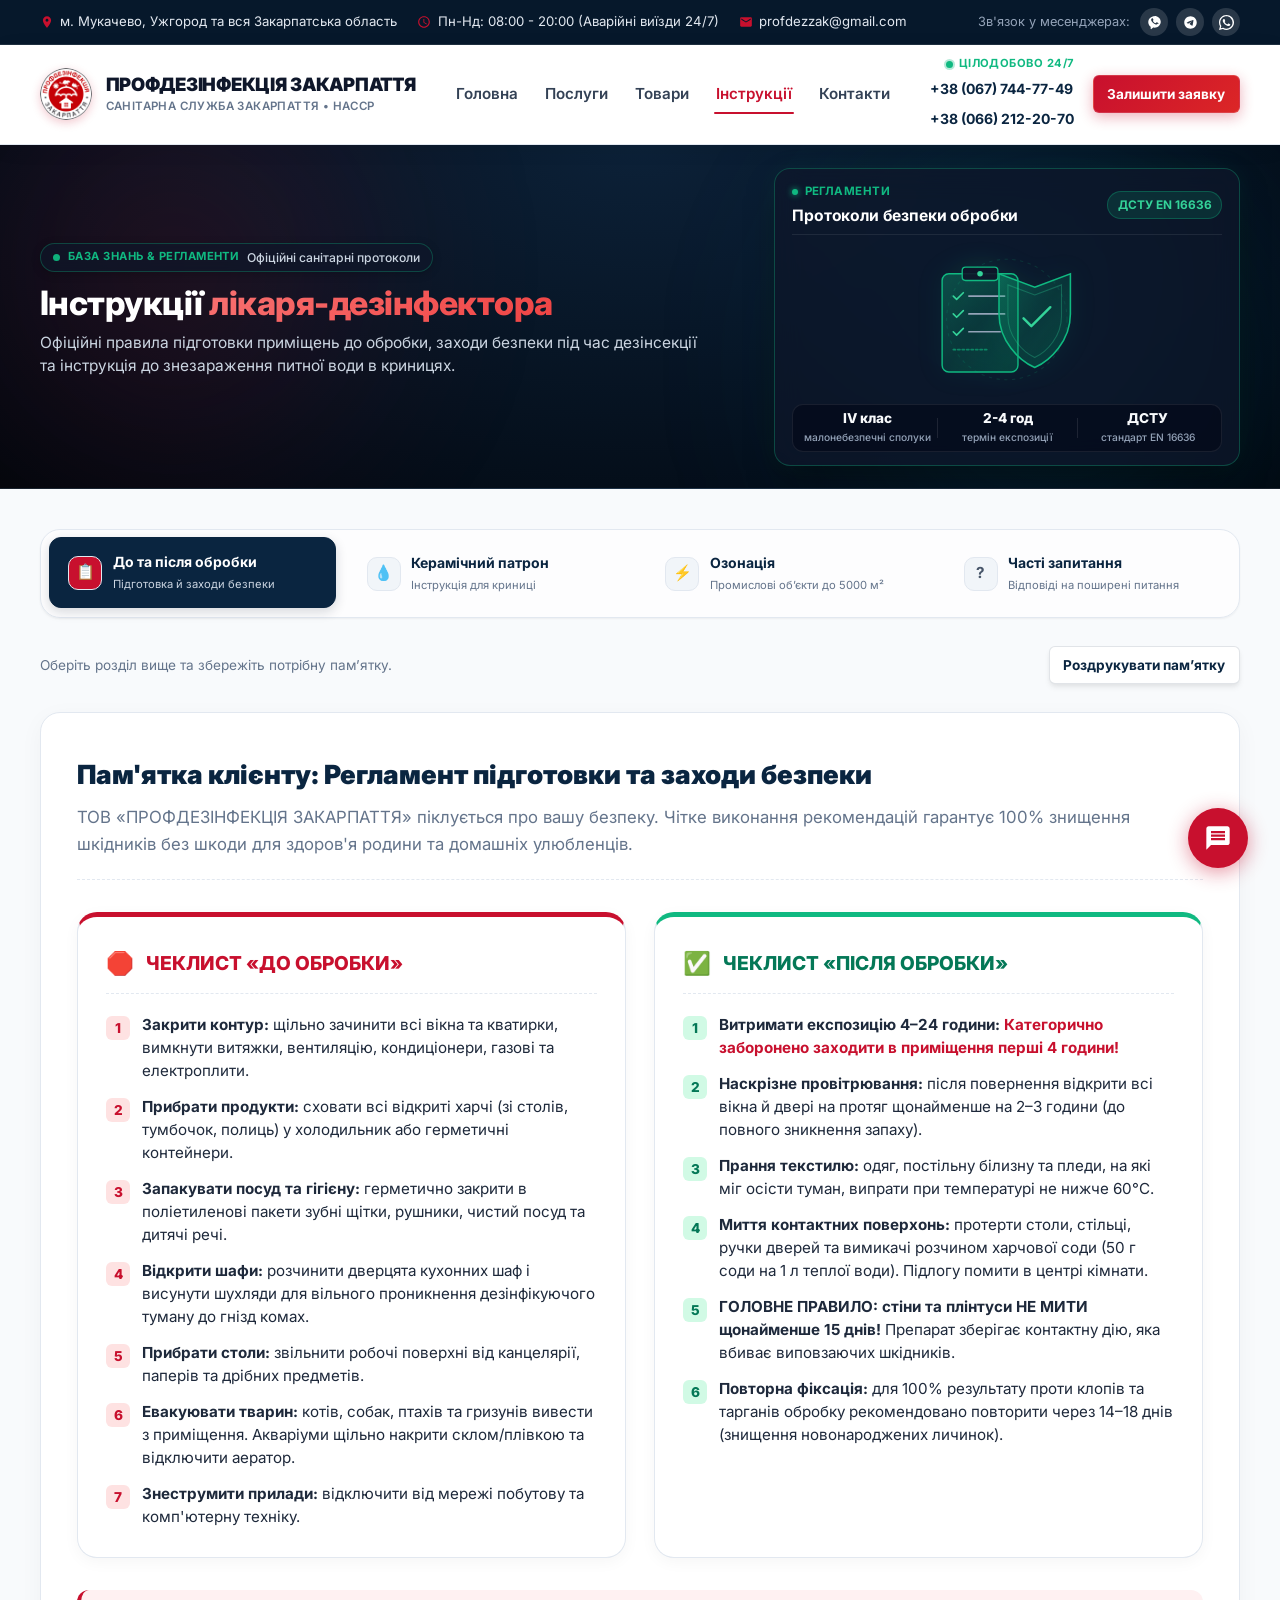
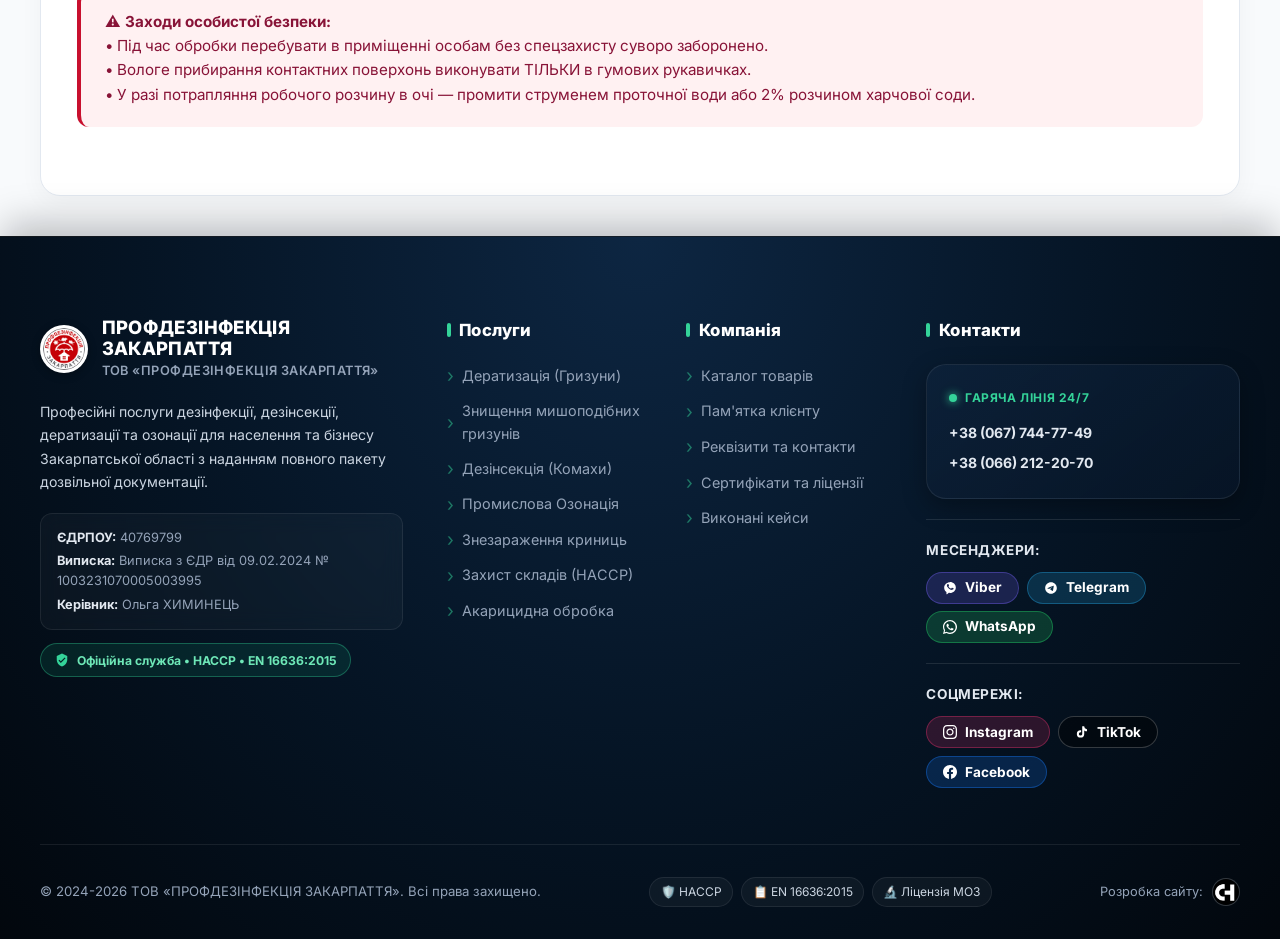
<file: instructions.html>
﻿<!DOCTYPE html>
<html lang="uk">
<head>
  <meta charset="UTF-8">
  <meta name="viewport" content="width=device-width, initial-scale=1.0">
  <title>Інструкції та Пам'ятки безпеки | ТОВ «ПРОФДЕЗІНФЕКЦІЯ ЗАКАРПАТТЯ»</title>
  <meta name="description" content="Офіційні інструкції з підготовки приміщень до дезінсекції, заходи безпеки, регламент використання дозуючого керамічного патрона для криниць.">
  <link rel="icon" type="image/png" href="logo.png">
  <link rel="canonical" href="https://nemyo.com.ua/instructions.html">
  <link rel="sitemap" type="application/xml" href="/sitemap.xml">
  <meta property="og:title" content="Інструкції та Пам'ятки безпеки | ТОВ «ПРОФДЕЗІНФЕКЦІЯ ЗАКАРПАТТЯ»">
  <meta property="og:description" content="Офіційні інструкції з підготовки приміщень до дезінсекції, заходи безпеки, регламент використання дозуючого керамічного патрона для криниць.">
  <meta property="og:url" content="https://nemyo.com.ua/instructions.html">
  <meta property="og:image" content="https://nemyo.com.ua/img/og-image.jpg">
  <meta property="og:image:width" content="1200">
  <meta property="og:image:height" content="630">
  <meta property="og:image:type" content="image/jpeg">
  <meta property="og:image:alt" content="ТОВ «ПРОФДЕЗІНФЕКЦІЯ ЗАКАРПАТТЯ» — Інструкції та пам'ятки безпеки">
  <meta name="twitter:card" content="summary_large_image">
  <meta name="twitter:image" content="https://nemyo.com.ua/img/og-image.jpg">
  <meta property="og:type" content="website">
  <link rel="stylesheet" href="css/style.css?v=20261019-16">
  <link rel="preconnect" href="https://fonts.googleapis.com">
  <link rel="preconnect" href="https://fonts.gstatic.com" crossorigin>
  <link href="https://fonts.googleapis.com/css2?family=Inter:wght@400;500;600;700;800;900&display=swap" rel="stylesheet">
  <!-- Schema.org Microdata (BreadcrumbList, HowTo & FAQPage) -->
  <script type="application/ld+json">
  {
    "@context": "https://schema.org",
    "@graph": [
      {
        "@type": "BreadcrumbList",
        "itemListElement": [
          {
            "@type": "ListItem",
            "position": 1,
            "name": "Головна",
            "item": "https://nemyo.com.ua/"
          },
          {
            "@type": "ListItem",
            "position": 2,
            "name": "Інструкції",
            "item": "https://nemyo.com.ua/instructions.html"
          }
        ]
      },
      {
        "@type": "HowTo",
        "name": "Підготовка приміщення до дезінсекції та заходи безпеки",
        "description": "Офіційний санітарний регламент ТОВ «ПРОФДЕЗІНФЕКЦІЯ ЗАКАРПАТТЯ» для безпечного проведення обробки від комах та кліщів.",
        "step": [
          {
            "@type": "HowToStep",
            "position": 1,
            "name": "Закрити контур",
            "text": "Щільно зачинити всі вікна та кватирки, вимкнути витяжки, вентиляцію, кондиціонери, газові та електроплити."
          },
          {
            "@type": "HowToStep",
            "position": 2,
            "name": "Прибрати продукти",
            "text": "Сховати всі відкриті харчі у холодильник або герметичні контейнери."
          },
          {
            "@type": "HowToStep",
            "position": 3,
            "name": "Запакувати посуд та засоби гігієни",
            "text": "Герметично закрити в поліетиленові пакети зубні щітки, рушники, чистий посуд та дитячі речі."
          },
          {
            "@type": "HowToStep",
            "position": 4,
            "name": "Витримати експозицію 4-24 години",
            "text": "Не заходити в приміщення перші 4 години після обробки, після повернення провітрити приміщення на протяг 2-3 години."
          },
          {
            "@type": "HowToStep",
            "position": 5,
            "name": "Миття поверхонь",
            "text": "Протерти столи, ручки та вимикачі розчином соди. Стіни та плінтуси не мити щонайменше 15 днів для збереження бар'єру."
          }
        ]
      },
      {
        "@type": "FAQPage",
        "mainEntity": [
          {
            "@type": "Question",
            "name": "Чи безпечні препарати для маленьких дітей та домашніх тварин?",
            "acceptedAnswer": {
              "@type": "Answer",
              "text": "Так. ТОВ «ПРОФДЕЗІНФЕКЦІЯ ЗАКАРПАТТЯ» використовує виключно сертифіковані препарати IV класу малонебезпечних сполук, затверджені МОЗ України. Після 4 годин експозиції та 2-3 годин провітрювання приміщення є повністю безпечним."
            }
          },
          {
            "@type": "Question",
            "name": "Чому категорично не можна мити плінтуси та стіни 15 днів після дезінсекції?",
            "acceptedAnswer": {
              "@type": "Answer",
              "text": "Сучасні мікрокапсульовані інсектициди створюють захисний бар'єр тривалої контактної дії. Комахи контактують із ним протягом двох тижнів і гинуть. Змивання препарату з плінтусів знищує цей бар'єр."
            }
          },
          {
            "@type": "Question",
            "name": "На який термін вистачає керамічного патрона для криниці?",
            "acceptedAnswer": {
              "@type": "Answer",
              "text": "Один керамічний патрон забезпечує постійне дозоване знезараження на об'єм до 5 куб.м води протягом 3-4 тижнів (30-35 днів). Патрон багаторазовий і служить роками."
            }
          },
          {
            "@type": "Question",
            "name": "Що робити, якщо вдома розбився ртутний термометр?",
            "acceptedAnswer": {
              "@type": "Answer",
              "text": "Вивести людей і тварин, відчинити вікно і не використовувати пилосос. Викликати службу демеркуризації ТОВ «ПРОФДЕЗІНФЕКЦІЯ ЗАКАРПАТТЯ» для хімічної демеркуризації та промислового озонування."
            }
          },
          {
            "@type": "Question",
            "name": "Чи видаєте ви офіційні акти та договори для Держпродспоживслужби?",
            "acceptedAnswer": {
              "@type": "Answer",
              "text": "Так. Після виконання робіт видається офіційний договір, акт виконаних робіт, копії сертифікатів якості та ведуться журнали пест-контролю за стандартом НАССР (ДСТУ EN 16636:2015)."
            }
          }
        ]
      }
    ]
  }
  </script>
</head>
<body>

  <!-- Top Bar -->
  <div class="topbar">
    <div class="container">
      <div class="topbar-info">
        <div class="topbar-item">
          <svg viewBox="0 0 24 24"><path d="M12 2C8.13 2 5 5.13 5 9c0 5.25 7 13 7 13s7-7.75 7-13c0-3.87-3.13-7-7-7zm0 9.5c-1.38 0-2.5-1.12-2.5-2.5s1.12-2.5 2.5-2.5 2.5 1.12 2.5 2.5-1.12 2.5-2.5 2.5z"/></svg>
          <span data-bind="region">м. Мукачево, Ужгород та вся Закарпатська область</span>
        </div>
        <div class="topbar-item">
          <svg viewBox="0 0 24 24"><path d="M11.99 2C6.47 2 2 6.48 2 12s4.48 10 9.99 10C17.52 22 22 17.52 22 12S17.52 2 11.99 2zM12 20c-4.42 0-8-3.58-8-8s3.58-8 8-8 8 3.58 8 8-3.58 8-8 8zm.5-13H11v6l5.25 3.15.75-1.23-4.5-2.67z"/></svg>
          <span data-bind="workHours">Пн-Нд: 08:00 - 20:00 (Аварійні виїзди 24/7)</span>
        </div>
        <div class="topbar-item">
          <svg viewBox="0 0 24 24"><path d="M20 4H4c-1.1 0-1.99.9-1.99 2L2 18c0 1.1.9 2 2 2h16c1.1 0 2-.9 2-2V6c0-1.1-.9-2-2-2zm0 4l-8 5-8-5V6l8 5 8-5v2z"/></svg>
          <a href="mailto:profdezzak@gmail.com" data-bind="email">profdezzak@gmail.com</a>
        </div>
      </div>
      <div class="topbar-socials">
        <span>Зв'язок у месенджерах:</span>
        <a href="viber://chat?number=380677447749" data-social="viber" class="topbar-social-btn viber" title="Viber" target="_blank" rel="noopener" aria-label="Viber">
          <svg width="15" height="15" viewBox="0 0 24 24" fill="currentColor"><path d="M12.01 2.01c-5.5 0-9.97 4.14-9.97 9.42 0 3.01 1.48 5.71 3.84 7.37v3.2a.66.66 0 001.07.51l3.07-2.34c.65.13 1.32.2 2 .2 5.51 0 9.98-4.14 9.98-9.42s-4.47-9.42-9.98-9.42zm4.84 12.18c-.2.53-.94.97-1.44 1.03-.43.05-.98.07-1.58-.12-.39-.12-.89-.3-1.53-.58-2.69-1.19-4.44-3.92-4.57-4.1-.14-.18-1.09-1.45-1.09-2.77 0-1.32.69-1.97.93-2.24.25-.26.54-.33.72-.33.18 0 .36 0 .52.01.17.01.39-.06.61.47.23.55.78 1.9.85 2.04.07.14.12.31.02.5-.09.18-.14.3-.28.46-.14.16-.3.35-.43.47-.14.14-.29.29-.12.58.17.29.74 1.22 1.6 1.98 1.1 1 2.03 1.31 2.32 1.45.29.14.46.12.63-.08.18-.2.74-.86.94-1.16.2-.29.4-.24.67-.14.28.1 1.76.83 2.06.98.3.15.5.22.58.35.07.14.07.79-.13 1.32z"/></svg>
        </a>
        <a href="https://t.me/+380677447749" data-social="telegram" class="topbar-social-btn telegram" title="Telegram" target="_blank" rel="noopener" aria-label="Telegram">
          <svg width="15" height="15" viewBox="0 0 24 24" fill="currentColor"><path d="M12 2C6.48 2 2 6.48 2 12s4.48 10 10 10 10-4.48 10-10S17.52 2 12 2zm4.64 6.8c-.15 1.58-.8 5.42-1.13 7.19-.14.75-.42 1-.68 1.03-.58.05-1.02-.38-1.58-.75-.88-.58-1.38-.94-2.23-1.5-.99-.65-.35-1.01.22-1.59.15-.15 2.71-2.48 2.76-2.69a.2.2 0 00-.05-.18c-.06-.05-.14-.03-.21-.02-.09.02-1.49.95-4.22 2.79-.4.27-.76.41-1.08.4-.36-.01-1.04-.2-1.55-.37-.63-.2-1.12-.31-1.08-.66.02-.18.27-.36.74-.55 2.92-1.27 4.86-2.11 5.83-2.51 2.78-1.16 3.35-1.36 3.73-1.36.08 0 .27.02.39.12.1.08.13.19.14.27-.01.06.01.24 0 .38z"/></svg>
        </a>
        <a href="https://wa.me/380677447749" data-social="whatsapp" class="topbar-social-btn whatsapp" title="WhatsApp" target="_blank" rel="noopener" aria-label="WhatsApp">
          <svg width="15" height="15" viewBox="0 0 24 24" fill="currentColor"><path d="M12.004 0C5.373 0 0 5.373 0 12.004c0 2.115.55 4.184 1.597 6.002L.055 24l6.19-1.624a11.954 11.954 0 0 0 5.759 1.464h.005c6.63 0 12.004-5.374 12.004-12.004C24.013 5.373 18.636 0 12.004 0zm0 21.815c-1.8 0-3.563-.484-5.1-1.396l-.366-.217-3.791.994 1.012-3.696-.238-.379a9.78 9.78 0 0 1-1.502-5.117c0-5.41 4.402-9.813 9.814-9.813 2.622 0 5.088 1.022 6.942 2.877a9.76 9.76 0 0 1 2.872 6.936c0 5.412-4.402 9.815-9.814 9.815zm5.378-7.348c-.295-.148-1.747-.862-2.018-.96-.27-.099-.467-.148-.664.148-.197.295-.763.96-.935 1.157-.172.197-.345.222-.64.074a8.053 8.053 0 0 1-2.375-1.465 8.89 8.89 0 0 1-1.644-2.046c-.172-.295-.018-.455.13-.602.133-.133.296-.345.443-.518.148-.172.197-.295.296-.492.099-.197.049-.37-.025-.518-.074-.148-.665-1.602-.911-2.193-.24-.575-.483-.497-.664-.506-.172-.008-.37-.01-.566-.01-.197 0-.517.074-.788.37-.27.295-1.034 1.01-1.034 2.464 0 1.453 1.058 2.859 1.206 3.056.148.197 2.083 3.181 5.047 4.461.705.305 1.256.487 1.685.623.708.225 1.353.193 1.862.117.568-.085 1.747-.714 1.993-1.404.246-.69.246-1.282.172-1.404-.074-.123-.271-.197-.566-.345z"/></svg>
        </a>
      </div>
    </div>
  </div>

  <!-- Header -->
  <header class="site-header">
    <div class="container">
      <div class="header-inner">
        <a href="index.html" class="brand-logo" title="Головна - ТОВ ПРОФДЕЗІНФЕКЦІЯ ЗАКАРПАТТЯ">
          <img src="logo.png" alt="Логотип ТОВ ПРОФДЕЗІНФЕКЦІЯ ЗАКАРПАТТЯ" class="brand-logo-img" width="52" height="52">
          <div class="brand-text-group">
            <span class="brand-text-name">ПРОФДЕЗІНФЕКЦІЯ ЗАКАРПАТТЯ</span>
            <span class="brand-text-sub">Санітарна служба Закарпаття • НАССР</span>
          </div>
        </a>

        <nav class="nav-menu">
          <a href="index.html" class="nav-link">Головна</a>
          <a href="services.html" class="nav-link">Послуги</a>
          <a href="products.html" class="nav-link">Товари</a>
          <a href="instructions.html" class="nav-link active">Інструкції</a>
          <a href="contacts.html" class="nav-link">Контакти</a>
        </nav>

        <div class="header-cta">
          <div class="header-phone-box">
            <span class="phone-status">Цілодобово 24/7</span>
            <a href="tel:+380677447749" class="contact-phone-link" data-bind="phone-primary">+38 (067) 744-77-49</a>
            <a href="tel:+380662122070" class="contact-phone-link" data-bind="phone-secondary">+38 (066) 212-20-70</a>
          </div>
          <button class="btn btn-primary btn-sm" data-open-modal data-service-name="Виклик лікаря">
            Залишити заявку
          </button>
          <a class="mobile-phone-action" href="tel:+380677447749" data-primary-call aria-label="Зателефонувати +38 (067) 744-77-49"><svg width="22" height="22" viewBox="0 0 24 24" fill="none" stroke="currentColor" stroke-width="2" aria-hidden="true"><path d="M22 16.9v3a2 2 0 0 1-2.2 2A19.8 19.8 0 0 1 3.1 5.2 2 2 0 0 1 5.1 3h3a2 2 0 0 1 2 1.7c.1.9.4 1.9.7 2.7a2 2 0 0 1-.5 2.1L9 10.8a16 16 0 0 0 4.2 4.2l1.3-1.3a2 2 0 0 1 2.1-.5c.9.3 1.8.6 2.7.7a2 2 0 0 1 1.7 2z"/></svg></a>
          <button class="mobile-toggle" aria-label="Меню">
            <svg width="24" height="24" viewBox="0 0 24 24" fill="currentColor"><path d="M3 18h18v-2H3v2zm0-5h18v-2H3v2zm0-7v2h18V6H3z"/></svg>
          </button>
        </div>
      </div>
    </div>
  </header>

  <!-- Page Header -->

  <section class="services-hero-section page-hero-section">
    <div class="cases-bg-glow orb-1" aria-hidden="true"></div>
    <div class="cases-bg-glow orb-2" aria-hidden="true"></div>
    <div class="cases-glow-line" aria-hidden="true"></div>

    <div class="container" style="position: relative; z-index: 2;">
      <div class="services-hero-grid">
        <div class="services-hero-content">
          <div class="services-hero-badge">
            <span class="badge-status-dot"></span>
            <span class="services-hero-badge-tag">База знань & Регламенти</span>
            <span class="services-hero-badge-sub">Офіційні санітарні протоколи</span>
          </div>

          <h1 class="services-hero-title">
            Інструкції <span>лікаря-дезінфектора</span>
          </h1>

          <p class="services-hero-desc">
            Офіційні правила підготовки приміщень до обробки, заходи безпеки під час дезінсекції та інструкція до знезараження питної води в криницях.
          </p>
        </div>

        <div class="services-hero-map-col">
          <div class="hero-visual-card">
            <div class="hero-visual-card-header">
              <div class="hero-visual-title-group">
                <span class="hero-visual-tag">
                  <span class="zk-map-pulse-dot"></span>
                  Регламенти
                </span>
                <h3 class="hero-visual-title">Протоколи безпеки обробки</h3>
              </div>
              <span class="zk-map-card-badge">ДСТУ EN 16636</span>
            </div>

            <div class="zk-map-graphic-wrap">
              <svg class="zk-map-svg" viewBox="0 0 200 130" preserveAspectRatio="xMidYMid meet" role="img" aria-label="Протоколи та регламенти лікаря-дезінфектора">
                <defs>
                  <linearGradient id="instGreenGrad" x1="0%" y1="0%" x2="100%" y2="100%">
                    <stop offset="0%" stop-color="#10B981" stop-opacity="0.32" />
                    <stop offset="50%" stop-color="#059669" stop-opacity="0.20" />
                    <stop offset="100%" stop-color="#047857" stop-opacity="0.38" />
                  </linearGradient>
                </defs>
                <circle cx="100" cy="65" r="54" fill="none" stroke="rgba(16,185,129,0.15)" stroke-width="1" stroke-dasharray="3 4" />
                <rect x="42" y="24" width="68" height="88" rx="6" fill="url(#instGreenGrad)" stroke="#10B981" stroke-width="1.3" />
                <rect x="60" y="18" width="32" height="12" rx="3" fill="rgba(15,23,42,0.9)" stroke="#10B981" stroke-width="1.2" />
                <circle cx="76" cy="24" r="2.5" fill="#34D399" />
                <path d="M52 44l3 3 6-6" fill="none" stroke="#34D399" stroke-width="1.5" stroke-linecap="round" stroke-linejoin="round" />
                <line x1="66" y1="44" x2="98" y2="44" stroke="#94A3B8" stroke-width="1.5" stroke-linecap="round" />
                <path d="M52 60l3 3 6-6" fill="none" stroke="#34D399" stroke-width="1.5" stroke-linecap="round" stroke-linejoin="round" />
                <line x1="66" y1="60" x2="98" y2="60" stroke="#94A3B8" stroke-width="1.5" stroke-linecap="round" />
                <path d="M52 76l3 3 6-6" fill="none" stroke="#34D399" stroke-width="1.5" stroke-linecap="round" stroke-linejoin="round" />
                <line x1="66" y1="76" x2="94" y2="76" stroke="#94A3B8" stroke-width="1.5" stroke-linecap="round" />
                <line x1="52" y1="92" x2="84" y2="92" stroke="rgba(16,185,129,0.6)" stroke-width="1.5" stroke-linecap="round" stroke-dasharray="2 2" />
                <path d="M125 36l32-12v36c0 24-18 42-32 48-14-6-32-24-32-48V24l32 12z" fill="url(#instGreenGrad)" stroke="#10B981" stroke-width="1.4" />
                <path d="M125 43l24-9v28c0 18-13 32-24 37-11-5-24-19-24-37V34l24 9z" fill="none" stroke="rgba(52,211,153,0.3)" stroke-width="1" />
                <path d="M115 64l7 7 17-17" fill="none" stroke="#34D399" stroke-width="2.2" stroke-linecap="round" stroke-linejoin="round" />
              </svg>
            </div>

            <div class="zk-map-card-footer">
              <div class="zk-map-stat">
                <span class="zk-map-stat-num">IV клас</span>
                <span class="zk-map-stat-lbl">малонебезпечні сполуки</span>
              </div>
              <div class="zk-map-stat-divider"></div>
              <div class="zk-map-stat">
                <span class="zk-map-stat-num">2-4 год</span>
                <span class="zk-map-stat-lbl">термін експозиції</span>
              </div>
              <div class="zk-map-stat-divider"></div>
              <div class="zk-map-stat">
                <span class="zk-map-stat-num">ДСТУ</span>
                <span class="zk-map-stat-lbl">стандарт EN 16636</span>
              </div>
            </div>
          </div>
        </div>
      </div>
    </div>
  </section>

  <!-- Main Instructions Content -->
  <section class="section-padding">
    <div class="container">
      <div class="instructions-container">
        <!-- Tab Navigation (Горизонтальна навігація по регламентах) -->
        <div class="instructions-nav" role="tablist" aria-label="Розділи інструкцій">
          <button type="button" class="instructions-tab-btn active" data-target="full-prep">
            <span class="instruction-tab-icon" aria-hidden="true">📋</span>
            <span class="instruction-tab-copy"><span class="instruction-tab-name">До та після обробки</span><span class="instruction-tab-hint">Підготовка й заходи безпеки</span></span>
          </button>
          <button type="button" class="instructions-tab-btn" data-target="full-patron">
            <span class="instruction-tab-icon" aria-hidden="true">💧</span>
            <span class="instruction-tab-copy"><span class="instruction-tab-name">Керамічний патрон</span><span class="instruction-tab-hint">Інструкція для криниці</span></span>
          </button>
          <button type="button" class="instructions-tab-btn" data-target="full-ozone">
            <span class="instruction-tab-icon" aria-hidden="true">⚡</span>
            <span class="instruction-tab-copy"><span class="instruction-tab-name">Озонація</span><span class="instruction-tab-hint">Промислові об’єкти до 5000 м²</span></span>
          </button>
          <button type="button" class="instructions-tab-btn" data-target="full-faq">
            <span class="instruction-tab-icon" aria-hidden="true">?</span>
            <span class="instruction-tab-copy"><span class="instruction-tab-name">Часті запитання</span><span class="instruction-tab-hint">Відповіді на поширені питання</span></span>
          </button>
        </div>

        <!-- Content Panel -->
        <div class="instruction-tools">
          <span>Оберіть розділ вище та збережіть потрібну пам’ятку.</span>
          <button type="button" class="btn btn-white btn-sm" id="printInstruction">Роздрукувати пам’ятку</button>
        </div>
        <div class="instructions-content-panel">
          <!-- Print-Only Company Header -->
          <div class="instructions-print-header" aria-hidden="true">
            <div class="print-header-brand">
              <img src="img/logo-print.png" alt="Логотип ТОВ ПРОФДЕЗІНФЕКЦІЯ ЗАКАРПАТТЯ" class="print-logo-img" width="48" height="48">
              <div class="print-brand-info">
                <strong class="print-company-name">ТОВ «ПРОФДЕЗІНФЕКЦІЯ ЗАКАРПАТТЯ»</strong>
                <span class="print-company-sub">Санітарна служба • Стандарти НАССР • ДСТУ EN 16636:2015</span>
              </div>
            </div>
            <div class="print-header-contacts">
              <div><strong>Тел:</strong> +38 (067) 744-77-49</div>
              <div><strong>Email:</strong> profdezzak@gmail.com</div>
            </div>
          </div>
          <!-- 1. Пам'ятка дезінсекції (Чеклист) -->
          <div class="instruction-block active" id="full-prep">
            <h2 class="instruction-title">Пам'ятка клієнту: Регламент підготовки та заходи безпеки</h2>
            <p class="instruction-lead">
              ТОВ «ПРОФДЕЗІНФЕКЦІЯ ЗАКАРПАТТЯ» піклується про вашу безпеку. Чітке виконання рекомендацій гарантує 100% знищення шкідників без шкоди для здоров'я родини та домашніх улюбленців.
            </p>

            <div class="checklist-grid">
              <!-- Карточка ДО -->
              <div class="checklist-card card-danger">
                <div class="checklist-header">
                  <span style="font-size: 1.4rem;">🛑</span>
                  <h3 class="checklist-header-title">ЧЕКЛИСТ «ДО ОБРОБКИ»</h3>
                </div>
                <ul class="checklist-list">
                  <li class="checklist-item">
                    <span class="checklist-bullet">1</span>
                    <div><strong>Закрити контур:</strong> щільно зачинити всі вікна та кватирки, вимкнути витяжки, вентиляцію, кондиціонери, газові та електроплити.</div>
                  </li>
                  <li class="checklist-item">
                    <span class="checklist-bullet">2</span>
                    <div><strong>Прибрати продукти:</strong> сховати всі відкриті харчі (зі столів, тумбочок, полиць) у холодильник або герметичні контейнери.</div>
                  </li>
                  <li class="checklist-item">
                    <span class="checklist-bullet">3</span>
                    <div><strong>Запакувати посуд та гігієну:</strong> герметично закрити в поліетиленові пакети зубні щітки, рушники, чистий посуд та дитячі речі.</div>
                  </li>
                  <li class="checklist-item">
                    <span class="checklist-bullet">4</span>
                    <div><strong>Відкрити шафи:</strong> розчинити дверцята кухонних шаф і висунути шухляди для вільного проникнення дезінфікуючого туману до гнізд комах.</div>
                  </li>
                  <li class="checklist-item">
                    <span class="checklist-bullet">5</span>
                    <div><strong>Прибрати столи:</strong> звільнити робочі поверхні від канцелярії, паперів та дрібних предметів.</div>
                  </li>
                  <li class="checklist-item">
                    <span class="checklist-bullet">6</span>
                    <div><strong>Евакуювати тварин:</strong> котів, собак, птахів та гризунів вивести з приміщення. Акваріуми щільно накрити склом/плівкою та відключити аератор.</div>
                  </li>
                  <li class="checklist-item">
                    <span class="checklist-bullet">7</span>
                    <div><strong>Знеструмити прилади:</strong> відключити від мережі побутову та комп'ютерну техніку.</div>
                  </li>
                </ul>
              </div>

              <!-- Карточка ПІСЛЯ -->
              <div class="checklist-card card-success">
                <div class="checklist-header">
                  <span style="font-size: 1.4rem;">✅</span>
                  <h3 class="checklist-header-title">ЧЕКЛИСТ «ПІСЛЯ ОБРОБКИ»</h3>
                </div>
                <ul class="checklist-list">
                  <li class="checklist-item">
                    <span class="checklist-bullet">1</span>
                    <div><strong>Витримати експозицію 4–24 години:</strong> <span style="color: var(--brand-red); font-weight: 700;">Категорично заборонено заходити в приміщення перші 4 години!</span></div>
                  </li>
                  <li class="checklist-item">
                    <span class="checklist-bullet">2</span>
                    <div><strong>Наскрізне провітрювання:</strong> після повернення відкрити всі вікна й двері на протяг щонайменше на 2–3 години (до повного зникнення запаху).</div>
                  </li>
                  <li class="checklist-item">
                    <span class="checklist-bullet">3</span>
                    <div><strong>Прання текстилю:</strong> одяг, постільну білизну та пледи, на які міг осісти туман, випрати при температурі не нижче 60°C.</div>
                  </li>
                  <li class="checklist-item">
                    <span class="checklist-bullet">4</span>
                    <div><strong>Миття контактних поверхонь:</strong> протерти столи, стільці, ручки дверей та вимикачі розчином харчової соди (50 г соди на 1 л теплої води). Підлогу помити в центрі кімнати.</div>
                  </li>
                  <li class="checklist-item">
                    <span class="checklist-bullet">5</span>
                    <div><strong>ГОЛОВНЕ ПРАВИЛО:</strong> <span style="font-weight: 700;">стіни та плінтуси НЕ МИТИ щонайменше 15 днів!</span> Препарат зберігає контактну дію, яка вбиває виповзаючих шкідників.</div>
                  </li>
                  <li class="checklist-item">
                    <span class="checklist-bullet">6</span>
                    <div><strong>Повторна фіксація:</strong> для 100% результату проти клопів та тарганів обробку рекомендовано повторити через 14–18 днів (знищення новонароджених личинок).</div>
                  </li>
                </ul>
              </div>
            </div>

            <div class="alert-box" style="margin-top: 1.5rem; background: #FFF1F2; border-left: 4px solid var(--brand-red); color: #881337;">
              <strong>⚠️ Заходи особистої безпеки:</strong><br>
              • Під час обробки перебувати в приміщенні особам без спецзахисту суворо заборонено.<br>
              • Вологе прибирання контактних поверхонь виконувати ТІЛЬКИ в гумових рукавичках.<br>
              • У разі потрапляння робочого розчину в очі — промити струменем проточної води або 2% розчином харчової соди.
            </div>
          </div>

          <!-- 2. Керамічний патрон для криниці -->
          <div class="instruction-block" id="full-patron">
            <h2 class="instruction-title">Інструкція з використання дозуючого керамічного патрону для знезараження води в криниці</h2>
            <p class="instruction-lead">
              Використання води для пиття є життєвою потребою, проте кринична вода часто стає фактором передачі небезпечних кишкових інфекцій, лептоспірозу, туляремії та сибірської виразки.
            </p>

            <div class="instruction-section">
              <h3 class="instruction-heading">Причини інфікування криничної води:</h3>
              <p style="color: var(--text-muted); margin-bottom: 1rem;">
                Збудники інфекцій потрапляють у воду через просочування господарсько-побутових стічних вод, танення снігу, близькість вигрібних ям, тваринницьких приміщень, потрапляння трупів гризунів або через загальні відра. У придонному намулі збудники зберігають життєдіяльність місяцями.
              </p>
            </div>

            <div class="instruction-section">
              <h3 class="instruction-heading">Порядок підготовки та заповнення патрона:</h3>
              <ul class="instruction-list">
                <li>Перед наповненням новий або промитий патрон попередньо витримують у ємності з чистою водою протягом <strong>3–5 годин</strong> (зняти кришку та повністю занурити), після чого залишки води видалити.</li>
                <li>Заповнити патрон розрахованою кількістю препарату — <strong>500 грам хлорного вапна</strong>.</li>
                <li>Додати <strong>100–300 мл води</strong> та ретельно перемішати дерев'яною або пластиковою паличкою до утворення рівномірної кашоподібної суміші.</li>
                <li><strong>Увага:</strong> готувати дезінфікуючу суміш необхідно виключно на відкритому повітрі, дотримуючись правил індивідуального захисту.</li>
                <li>Патрон щільно закривають керамічною пробкою і міцно обв'язують шнуром.</li>
              </ul>
            </div>

            <div class="instruction-section">
              <h3 class="instruction-heading">Занурення та періодичність обслуговування:</h3>
              <ul class="instruction-list">
                <li>Патрон підвішують у колодязі на шнурі та занурюють приблизно на <strong>0.5 м нижче верхнього рівня води</strong> (і на 0.2–0.5 м від дна криниці).</li>
                <li>Один патрон розрахований на <strong>5 м³ води</strong> для постійної профілактичної дезінфекції.</li>
                <li>Періодичність перезаправки патрона становить <strong>3–4 тижні</strong>.</li>
                <li><strong>Багаторазове використання:</strong> патрон виймають, промивають чистою водою, а для очищення мікропор від кальцієвих відкладень занурюють у слабкий розчин оцтової кислоти (1:250) на 1–6 годин. Після висушування патрон знову готовий до роботи.</li>
              </ul>
            </div>

            <div class="alert-box">
              <strong>💧 Якщо вода сильно забруднена або має неприємний запах:</strong><br>
              Тривале хлорування патроном неефективне без попереднього очищення! Необхідно відкачати воду, очистити стінки та дно колодязя від намулу, продезінфікувати стінки 5% розчином хлорного вапна (гіперхлорування), зачекати наповнення і лише після цього встановити патрон.
            </div>
          </div>

          <!-- 3. Озонація -->
          <div class="instruction-block" id="full-ozone">
            <h2 class="instruction-title">Все про технологію промислової озонації</h2>
            <p class="instruction-lead">
              ТОВ «ПРОФДЕЗІНФЕКЦІЯ ЗАКАРПАТТЯ» використовує промисловий озонатор високої потужності, здатний обслуговувати об'єкти площею <strong>до 5000 кв.м</strong>.
            </p>

            <div class="instruction-section">
              <h3 class="instruction-heading">Принцип роботи генератора:</h3>
              <p style="color: var(--text-muted); margin-bottom: 1rem;">
                Встановлений генератор втягує забруднене повітря і пропускає його через потужний електричний розряд. Виділений кисень перетворюється на озон (O₃) і за допомогою продуктивного вентилятора поширюється приміщенням. Озон проникає у будь-які важкодоступні щілини, окислює мікроби, бактерії та спори, після чого природним чином розпадається назад до чистого кисню (O₂).
              </p>
            </div>

            <div class="instruction-section">
              <h3 class="instruction-heading">5 ключових ситуацій для озонування:</h3>
              <ul class="instruction-list">
                <li><strong>1. Видалення стійких неприємних запахів:</strong> озон не маскує, а назавжди розщеплює запахи після пожежі (гар), тютюнового диму, хімікатів, сечі, вогкості та гниття.</li>
                <li><strong>2. Демеркуризація:</strong> при розбитому ртутному термометрі чи лампі озон вступає в реакцію з парами ртуті, повністю нейтралізуючи їх токсичність.</li>
                <li><strong>3. Знищення плісняви та грибка:</strong> озон вбиває не тільки видиму цвіль, але й невидимі спори у повітрі, блокуючи повторне проростання.</li>
                <li><strong>4. Знищення алергенів та пилових кліщів:</strong> глибока дезінфекція м'яких меблів та килимів без агресивних хімічних залишків.</li>
                <li><strong>5. Знищення вірусів та бактерій на 99.9%:</strong> повна стерилізація повітря та поверхонь у період сезонних інфекцій (включаючи COVID-19, грип).</li>
              </ul>
            </div>

            <div class="instruction-section">
              <h3 class="instruction-heading">Регламент провітрювання:</h3>
              <p style="color: var(--text-muted);">
                Після завершення процесу озонування приміщення необхідно провітрити протягом <strong>30 хвилин</strong>. Якщо провітрювання неможливе (підвали, сховища), приміщення залишають закритим на <strong>3 години</strong> до повного розпаду озону.
              </p>
            </div>
          </div>

          <!-- 4. Часті запитання (FAQ) -->
          <div class="instruction-block" id="full-faq">
            <div class="section-header text-center" style="margin-bottom: 2rem;">
              <span class="section-tag" style="background: rgba(200, 16, 46, 0.15); color: var(--brand-red);">Часті запитання (FAQ)</span>
              <h2 class="section-title" style="font-size: clamp(1.6rem, 3vw, 2.2rem);">Відповіді лікаря-дезінфектора</h2>
              <p class="section-subtitle">Найважливіші питання про безпеку, терміни дії препаратів, знезараження криниць та офіційну документацію в Закарпатській області.</p>
            </div>

            <div class="faq-cards-grid" id="faq">
              <div class="faq-card">
                <div class="faq-card-header">
                  <div class="faq-card-icon" aria-hidden="true">
                    <svg width="15" height="15" viewBox="0 0 24 24" fill="none" stroke="currentColor" stroke-width="2.5" stroke-linecap="round" stroke-linejoin="round">
                      <circle cx="12" cy="12" r="10"/>
                      <path d="M9.09 9a3 3 0 0 1 5.83 1c0 2-3 3-3 3"/>
                      <line x1="12" y1="17" x2="12.01" y2="17"/>
                    </svg>
                  </div>
                  <h3 class="faq-card-title">Чи безпечні препарати для маленьких дітей та домашніх тварин?</h3>
                </div>
                <p class="faq-card-answer">Так. ТОВ «ПРОФДЕЗІНФЕКЦІЯ ЗАКАРПАТТЯ» використовує виключно сертифіковані препарати IV класу малонебезпечних сполук (найвищий рівень безпеки серед професійних інсектицидів), затверджені МОЗ України. Під час аерозольної обробки та наступних 4 годин люди та домашні тварини обов'язково мають залишити приміщення. Після наскрізного 2–3 годинного провітрювання та протирання контактних поверхонь содовим розчином простір є повністю безпечним для немовлят і тварин.</p>
              </div>

              <div class="faq-card">
                <div class="faq-card-header">
                  <div class="faq-card-icon" aria-hidden="true">
                    <svg width="15" height="15" viewBox="0 0 24 24" fill="none" stroke="currentColor" stroke-width="2.5" stroke-linecap="round" stroke-linejoin="round">
                      <circle cx="12" cy="12" r="10"/>
                      <path d="M9.09 9a3 3 0 0 1 5.83 1c0 2-3 3-3 3"/>
                      <line x1="12" y1="17" x2="12.01" y2="17"/>
                    </svg>
                  </div>
                  <h3 class="faq-card-title">Чому категорично не можна мити плінтуси та стіни 15 днів після дезінсекції?</h3>
                </div>
                <p class="faq-card-answer">Сучасні інсектициди мають мікрокапсульовану структуру і створюють на поверхнях невидиму мікроплівку тривалої контактної дії. Комахи, виповзаючи зі своїх схованок через кілька днів після обробки, чіпляють препарат на лапки й хітин та гинуть, а також заносять отруту вглиб колонії. Якщо змити препарат з плінтусів у перші дні, захисний бар'єр буде знищено, а новонароджені личинки виживуть.</p>
              </div>

              <div class="faq-card">
                <div class="faq-card-header">
                  <div class="faq-card-icon" aria-hidden="true">
                    <svg width="15" height="15" viewBox="0 0 24 24" fill="none" stroke="currentColor" stroke-width="2.5" stroke-linecap="round" stroke-linejoin="round">
                      <circle cx="12" cy="12" r="10"/>
                      <path d="M9.09 9a3 3 0 0 1 5.83 1c0 2-3 3-3 3"/>
                      <line x1="12" y1="17" x2="12.01" y2="17"/>
                    </svg>
                  </div>
                  <h3 class="faq-card-title">На який термін вистачає керамічного патрона для криниці і як його перезаправляти?</h3>
                </div>
                <p class="faq-card-answer">Один керамічний патрон забезпечує рівномірне дозоване знезараження води на об'єм колодязя до 5 м³ протягом 3–4 тижнів (30–35 днів). Патрон є багаторазовим і служить роками. Для перезаправки його виймають на шнурі, промивають чистою водою, замочують у слабкому розчині оцту (1:250) для видалення нальоту з пор кераміки, заповнюють 500 г сухого хлорного вапна з додаванням 150-200 мл води і знову занурюють у криницю.</p>
              </div>

              <div class="faq-card">
                <div class="faq-card-header">
                  <div class="faq-card-icon" aria-hidden="true">
                    <svg width="15" height="15" viewBox="0 0 24 24" fill="none" stroke="currentColor" stroke-width="2.5" stroke-linecap="round" stroke-linejoin="round">
                      <circle cx="12" cy="12" r="10"/>
                      <path d="M9.09 9a3 3 0 0 1 5.83 1c0 2-3 3-3 3"/>
                      <line x1="12" y1="17" x2="12.01" y2="17"/>
                    </svg>
                  </div>
                  <h3 class="faq-card-title">Що робити, якщо вдома розбився ртутний термометр?</h3>
                </div>
                <p class="faq-card-answer">Негайно виведіть із кімнати дітей та домашніх тварин, щільно зачиніть міжкімнатні двері та відчиніть вікно для припливу повітря. Ні в якому разі не збирайте кульки ртуті пилососом чи віником (це призводить до миттєвого випаровування ртуті в повітря). Зателефонуйте нам за номером +38 (067) 744-77-49. Наші спеціалісти проведуть демеркуризацію та промислову озонацію, яка повністю нейтралізує токсичні пари ртуті.</p>
              </div>

              <div class="faq-card">
                <div class="faq-card-header">
                  <div class="faq-card-icon" aria-hidden="true">
                    <svg width="15" height="15" viewBox="0 0 24 24" fill="none" stroke="currentColor" stroke-width="2.5" stroke-linecap="round" stroke-linejoin="round">
                      <circle cx="12" cy="12" r="10"/>
                      <path d="M9.09 9a3 3 0 0 1 5.83 1c0 2-3 3-3 3"/>
                      <line x1="12" y1="17" x2="12.01" y2="17"/>
                    </svg>
                  </div>
                  <h3 class="faq-card-title">Чи видаєте ви офіційні акти та договори для перевірок Держпродспоживслужби?</h3>
                </div>
                <p class="faq-card-answer">Так, 100% офіційно. ТОВ «ПРОФДЕЗІНФЕКЦІЯ ЗАКАРПАТТЯ» діє на підставі державної реєстрації (ЄДРПОУ 40769799). Після кожного виїзду ми видаємо підписаний акт виконаних робіт, копії сертифікатів на препарати та договір. Для підприємств харчової галузі, готелів та ресторанів оформлюємо повний пакет документації пест-контролю згідно вимог системи НАССР та стандарту ДСТУ EN 16636:2015.</p>
              </div>

              <div class="faq-card">
                <div class="faq-card-header">
                  <div class="faq-card-icon" aria-hidden="true">
                    <svg width="15" height="15" viewBox="0 0 24 24" fill="none" stroke="currentColor" stroke-width="2.5" stroke-linecap="round" stroke-linejoin="round">
                      <circle cx="12" cy="12" r="10"/>
                      <path d="M9.09 9a3 3 0 0 1 5.83 1c0 2-3 3-3 3"/>
                      <line x1="12" y1="17" x2="12.01" y2="17"/>
                    </svg>
                  </div>
                  <h3 class="faq-card-title">Чим промислова озонація відрізняється від звичайного прибирання чи хлору?</h3>
                </div>
                <p class="faq-card-answer">Звичайні ароматизатори чи побутова хімія лише маскують сморід. Озон є найсильнішим природним газом-окислювачем: він глибоко проникає у мікропори стін, шпалер, текстилю та меблів, розщеплюючи молекули запаху гарі після пожежі, тютюнового диму, сечі, вогкості або померлої людини. На відміну від хлору, озон не залишає токсичних залишків і самостійно розпадається на чистий кисень.</p>
              </div>

              <div class="faq-card">
                <div class="faq-card-header">
                  <div class="faq-card-icon" aria-hidden="true">
                    <svg width="15" height="15" viewBox="0 0 24 24" fill="none" stroke="currentColor" stroke-width="2.5" stroke-linecap="round" stroke-linejoin="round">
                      <circle cx="12" cy="12" r="10"/>
                      <path d="M9.09 9a3 3 0 0 1 5.83 1c0 2-3 3-3 3"/>
                      <line x1="12" y1="17" x2="12.01" y2="17"/>
                    </svg>
                  </div>
                  <h3 class="faq-card-title">Як швидко виїжджає бригада по Мукачеву та Закарпатській області?</h3>
                </div>
                <p class="faq-card-answer">Наша оперативна база розташована в м. Мукачево (вул. Берегівська-об'їзна, 7). По місту Мукачево та Мукачівському району виїзд здійснюється протягом 30–60 хвилин. До Ужгорода, Берегова, Сваляви, Хуста — від 1 до 2 годин. Для юридичних осіб та екстрених викликів чергова бригада працює в режимі 24/7.</p>
              </div>
            </div>
          </div>
        </div>
      </div>
    </div>
  </section>

  <!-- Site Footer -->
  <footer class="site-footer">
    <div class="container">
      <div class="footer-grid">
        <div class="footer-brand">
          <div class="footer-brand-header">
            <img src="logo.png" alt="Логотип ТОВ ПРОФДЕЗІНФЕКЦІЯ ЗАКАРПАТТЯ" class="footer-logo-img" width="48" height="48">
            <div>
              <div class="brand-text-name">ПРОФДЕЗІНФЕКЦІЯ ЗАКАРПАТТЯ</div>
              <div class="brand-text-sub"><span data-company="name">ТОВ «ПРОФДЕЗІНФЕКЦІЯ ЗАКАРПАТТЯ»</span></div>
            </div>
          </div>
          <p class="footer-brand-desc">
            Професійні послуги дезінфекції, дезінсекції, дератизації та озонації для населення та бізнесу Закарпатської області з наданням повного пакету дозвільної документації.
          </p>
          <div class="footer-requisites-card">
            <div class="footer-req-row"><strong>ЄДРПОУ:</strong> <span data-company="edrpou">40769799</span></div>
            <div class="footer-req-row"><strong>Виписка:</strong> <span data-company="extract">№ 1003231070005003995 від 09.02.2024</span></div>
            <div class="footer-req-row"><strong>Керівник:</strong> Ольга ХИМИНЕЦЬ</div>
          </div>
          <div class="footer-license-badge">
            <svg width="14" height="14" viewBox="0 0 24 24" fill="currentColor"><path d="M12 1L3 5v6c0 5.55 3.84 10.74 9 12 5.16-1.26 9-6.45 9-12V5l-9-4zm-2 16l-4-4 1.41-1.41L10 14.17l6.59-6.59L18 9l-8 8z"/></svg>
            <span>Офіційна служба • НАССР • EN 16636:2015</span>
          </div>
        </div>

        <div>
          <h4 class="footer-heading">Послуги</h4>
          <ul class="footer-links">
            <li><a href="services.html#deratization">Дератизація (Гризуни)</a></li>
            <li><a href="services.html#deratization-rodents">Знищення мишоподібних гризунів</a></li>
            <li><a href="services.html#disinsection">Дезінсекція (Комахи)</a></li>
            <li><a href="services.html#ozonation">Промислова Озонація</a></li>
            <li><a href="services.html#water-disinfection">Знезараження криниць</a></li>
            <li><a href="services.html#storage-protection">Захист складів (НАССР)</a></li>
            <li><a href="services.html#outdoor-treatment">Акарицидна обробка</a></li>
          </ul>
        </div>

        <div>
          <h4 class="footer-heading">Компанія</h4>
          <ul class="footer-links">
            <li><a href="products.html">Каталог товарів</a></li>
            <li><a href="instructions.html">Пам'ятка клієнту</a></li>
            <li><a href="contacts.html">Реквізити та контакти</a></li>
            <li><a href="index.html#certificates" class="open-cert-modal">Сертифікати та ліцензії</a></li>
            <li><a href="index.html#cases">Виконані кейси</a></li>
          </ul>
        </div>

        <div>
          <h4 class="footer-heading">Контакти</h4>
          <div class="footer-contact-card">
            <div class="footer-hotline-badge">
              <span class="pulse-dot"></span>
              <span>Гаряча лінія 24/7</span>
            </div>
            <a href="tel:+380677447749" class="contact-phone-link" data-bind="phone-primary">+38 (067) 744-77-49</a>
            <a href="tel:+380662122070" class="contact-phone-link" data-bind="phone-secondary">+38 (066) 212-20-70</a>
          </div>

          <div class="footer-social-block">
            <div class="footer-social-title">Месенджери:</div>
            <div class="footer-messengers-grid">
              <a href="viber://chat?number=380677447749" data-social="viber" class="social-pill-btn viber" target="_blank" rel="noopener" aria-label="Viber">
                <svg viewBox="0 0 24 24"><path d="M12.01 2.01c-5.5 0-9.97 4.14-9.97 9.42 0 3.01 1.48 5.71 3.84 7.37v3.2a.66.66 0 001.07.51l3.07-2.34c.65.13 1.32.2 2 .2 5.51 0 9.98-4.14 9.98-9.42s-4.47-9.42-9.98-9.42zm4.84 12.18c-.2.53-.94.97-1.44 1.03-.43.05-.98.07-1.58-.12-.39-.12-.89-.3-1.53-.58-2.69-1.19-4.44-3.92-4.57-4.1-.14-.18-1.09-1.45-1.09-2.77 0-1.32.69-1.97.93-2.24.25-.26.54-.33.72-.33.18 0 .36 0 .52.01.17.01.39-.06.61.47.23.55.78 1.9.85 2.04.07.14.12.31.02.5-.09.18-.14.3-.28.46-.14.16-.3.35-.43.47-.14.14-.29.29-.12.58.17.29.74 1.22 1.6 1.98 1.1 1 2.03 1.31 2.32 1.45.29.14.46.12.63-.08.18-.2.74-.86.94-1.16.2-.29.4-.24.67-.14.28.1 1.76.83 2.06.98.3.15.5.22.58.35.07.14.07.79-.13 1.32z"/></svg>Viber
              </a>
              <a href="https://t.me/+380677447749" data-social="telegram" class="social-pill-btn telegram" target="_blank" rel="noopener" aria-label="Telegram">
                <svg viewBox="0 0 24 24"><path d="M12 2C6.48 2 2 6.48 2 12s4.48 10 10 10 10-4.48 10-10S17.52 2 12 2zm4.64 6.8c-.15 1.58-.8 5.42-1.13 7.19-.14.75-.42 1-.68 1.03-.58.05-1.02-.38-1.58-.75-.88-.58-1.38-.94-2.23-1.5-.99-.65-.35-1.01.22-1.59.15-.15 2.71-2.48 2.76-2.69a.2.2 0 00-.05-.18c-.06-.05-.14-.03-.21-.02-.09.02-1.49.95-4.22 2.79-.4.27-.76.41-1.08.4-.36-.01-1.04-.2-1.55-.37-.63-.2-1.12-.31-1.08-.66.02-.18.27-.36.74-.55 2.92-1.27 4.86-2.11 5.83-2.51 2.78-1.16 3.35-1.36 3.73-1.36.08 0 .27.02.39.12.1.08.13.19.14.27-.01.06.01.24 0 .38z"/></svg>Telegram
              </a>
              <a href="https://wa.me/380677447749" data-social="whatsapp" class="social-pill-btn whatsapp" target="_blank" rel="noopener" aria-label="WhatsApp">
                <svg viewBox="0 0 24 24"><path d="M12.004 0C5.373 0 0 5.373 0 12.004c0 2.115.55 4.184 1.597 6.002L.055 24l6.19-1.624a11.954 11.954 0 0 0 5.759 1.464h.005c6.63 0 12.004-5.374 12.004-12.004C24.013 5.373 18.636 0 12.004 0zm0 21.815c-1.8 0-3.563-.484-5.1-1.396l-.366-.217-3.791.994 1.012-3.696-.238-.379a9.78 9.78 0 0 1-1.502-5.117c0-5.41 4.402-9.813 9.814-9.813 2.622 0 5.088 1.022 6.942 2.877a9.76 9.76 0 0 1 2.872 6.936c0 5.412-4.402 9.815-9.814 9.815zm5.378-7.348c-.295-.148-1.747-.862-2.018-.96-.27-.099-.467-.148-.664.148-.197.295-.763.96-.935 1.157-.172.197-.345.222-.64.074a8.053 8.053 0 0 1-2.375-1.465 8.89 8.89 0 0 1-1.644-2.046c-.172-.295-.018-.455.13-.602.133-.133.296-.345.443-.518.148-.172.197-.295.296-.492.099-.197.049-.37-.025-.518-.074-.148-.665-1.602-.911-2.193-.24-.575-.483-.497-.664-.506-.172-.008-.37-.01-.566-.01-.197 0-.517.074-.788.37-.27.295-1.034 1.01-1.034 2.464 0 1.453 1.058 2.859 1.206 3.056.148.197 2.083 3.181 5.047 4.461.705.305 1.256.487 1.685.623.708.225 1.353.193 1.862.117.568-.085 1.747-.714 1.993-1.404.246-.69.246-1.282.172-1.404-.074-.123-.271-.197-.566-.345z"/></svg>WhatsApp
              </a>
            </div>
          </div>

          <div class="footer-social-block">
            <div class="footer-social-title">Соцмережі:</div>
            <div class="footer-social-grid">
              <a href="https://www.instagram.com/profdezzakarpattia?stkn=MWQzbzFtOXZlNG1mcQ%3D%3D" data-social="instagram" class="social-pill-btn instagram" target="_blank" rel="noopener" aria-label="Instagram">
                <svg viewBox="0 0 24 24"><path d="M12 2.163c3.204 0 3.584.012 4.85.07 3.252.148 4.771 1.691 4.919 4.919.058 1.265.069 1.645.069 4.849 0 3.205-.012 3.584-.069 4.849-.149 3.225-1.664 4.771-4.919 4.919-1.266.058-1.644.07-4.85.07-3.204 0-3.584-.012-4.849-.07-3.26-.149-4.771-1.699-4.919-4.92-.058-1.265-.07-1.644-.07-4.849 0-3.204.013-3.583.07-4.849.149-3.227 1.664-4.771 4.919-4.919 1.266-.057 1.645-.069 4.849-.069zm0-2.163c-3.259 0-3.667.014-4.947.072-4.358.2-6.78 2.618-6.98 6.98-.059 1.281-.073 1.689-.073 4.948 0 3.259.014 3.668.072 4.948.2 4.358 2.618 6.78 6.98 6.98 1.281.058 1.689.072 4.948.072 3.259 0 3.668-.014 4.948-.072 4.354-.2 6.782-2.618 6.979-6.98.059-1.28.073-1.689.073-4.948 0-3.259-.014-3.667-.072-4.947-.196-4.354-2.617-6.78-6.979-6.98-1.281-.059-1.69-.073-4.949-.073zm0 5.838c-3.403 0-6.162 2.759-6.162 6.162s2.759 6.163 6.162 6.163 6.162-2.759 6.162-6.163c0-3.403-2.759-6.162-6.162-6.162zm0 10.162c-2.209 0-4-1.79-4-4 0-2.209 1.791-4 4-4s4 1.791 4 4c0 2.21-1.791 4-4 4zm6.406-11.845c-.796 0-1.441.645-1.441 1.44s.645 1.44 1.441 1.44c.795 0 1.439-.645 1.439-1.44s-.644-1.44-1.449-1.44z"/></svg>Instagram
              </a>
              <a href="https://www.tiktok.com/@profdezzakarpattia?_r=1" data-social="tiktok" class="social-pill-btn tiktok" target="_blank" rel="noopener" aria-label="TikTok">
                <svg viewBox="0 0 24 24"><path d="M19.59 6.69a4.83 4.83 0 0 1-3.77-4.25V2h-3.45v13.67a2.89 2.89 0 0 1-2.88 2.5 2.89 2.89 0 0 1-2.89-2.89 2.89 2.89 0 0 1 2.89-2.89c.35 0 .68.07 1 .18V8.97a6.38 6.38 0 0 0-1-.08 6.34 6.34 0 0 0-6.34 6.34 6.34 6.34 0 0 0 6.34 6.34 6.34 6.34 0 0 0 6.33-6.34V9.3a8.16 8.16 0 0 0 4.77 1.52v-3.4a4.85 4.85 0 0 1-1-.73z"/></svg>TikTok
              </a>
              <a href="https://www.facebook.com/profdezinfekcia.zakarpatta.mukacevo" data-social="facebook" class="social-pill-btn facebook" target="_blank" rel="noopener" aria-label="Facebook">
                <svg viewBox="0 0 24 24"><path d="M24 12.073c0-6.627-5.373-12-12-12s-12 5.373-12 12c0 5.99 4.388 10.954 10.125 11.854v-8.385H7.078v-3.47h3.047V9.43c0-3.007 1.792-4.669 4.533-4.669 1.312 0 2.686.235 2.686.235v2.953H15.83c-1.491 0-1.956.925-1.956 1.874v2.25h3.328l-.532 3.47h-2.796v8.385C19.612 23.027 24 18.062 24 12.073z"/></svg>Facebook
              </a>
            </div>
          </div>
        </div>
      </div>

      <div class="footer-bottom">
        <div>
          © 2024-2026 ТОВ «ПРОФДЕЗІНФЕКЦІЯ ЗАКАРПАТТЯ». Всі права захищено.
        </div>
        <div class="footer-trust-badges">
          <span class="footer-trust-pill">🛡️ НАССР</span>
          <span class="footer-trust-pill">📋 EN 16636:2015</span>
          <span class="footer-trust-pill">🔬 Ліцензія МОЗ</span>
        </div>
        <div class="footer-developer">
          <span class="developer-label">Розробка сайту:</span>
          <a href="https://0dych.github.io/chernievsky/" target="_blank" rel="noopener" class="developer-badge" title="Розробка сайту">
            <img src="img/dev-logo.png" alt="Розробка сайту" class="developer-logo" width="28" height="28">
          </a>
        </div>
      </div>
    </div>
  </footer>

  <!-- Floating Speed Dial Widget -->
  <div class="speed-dial-wrapper">
    <div class="speed-dial-main" title="Швидкий зв'язок">
      <svg width="28" height="28" viewBox="0 0 24 24" fill="currentColor"><path d="M20 2H4c-1.1 0-1.99.9-1.99 2L2 22l4-4h14c1.1 0 2-.9 2-2V4c0-1.1-.9-2-2-2zm-2 12H6v-2h12v2zm0-3H6V9h12v2zm0-3H6V6h12v2z"/></svg>
    </div>
    <div class="speed-dial-items">
      <a href="tel:+380677447749" class="speed-dial-btn phone" title="Дзвінок" data-bind="phone-primary"><svg width="22" height="22" viewBox="0 0 24 24" fill="currentColor"><path d="M6.62 10.79c1.44 2.83 3.76 5.14 6.59 6.59l2.2-2.2c.27-.27.67-.36 1.02-.24 1.12.37 2.33.57 3.57.57.55 0 1 .45 1 1V20c0 .55-.45 1-1 1-9.39 0-17-7.61-17-17 0-.55.45-1 1-1h3.5c.55 0 1 .45 1 1 0 1.25.2 2.45.57 3.57.11.35.03.74-.25 1.02l-2.2 2.2z"/></svg></a>
      <a href="viber://chat?number=380677447749" data-social="viber" class="speed-dial-btn viber" title="Viber" target="_blank" rel="noopener" aria-label="Viber"><svg width="22" height="22" viewBox="0 0 24 24" fill="currentColor"><path d="M12.01 2.01c-5.5 0-9.97 4.14-9.97 9.42 0 3.01 1.48 5.71 3.84 7.37v3.2a.66.66 0 001.07.51l3.07-2.34c.65.13 1.32.2 2 .2 5.51 0 9.98-4.14 9.98-9.42s-4.47-9.42-9.98-9.42zm4.84 12.18c-.2.53-.94.97-1.44 1.03-.43.05-.98.07-1.58-.12-.39-.12-.89-.3-1.53-.58-2.69-1.19-4.44-3.92-4.57-4.1-.14-.18-1.09-1.45-1.09-2.77 0-1.32.69-1.97.93-2.24.25-.26.54-.33.72-.33.18 0 .36 0 .52.01.17.01.39-.06.61.47.23.55.78 1.9.85 2.04.07.14.12.31.02.5-.09.18-.14.3-.28.46-.14.16-.3.35-.43.47-.14.14-.29.29-.12.58.17.29.74 1.22 1.6 1.98 1.1 1 2.03 1.31 2.32 1.45.29.14.46.12.63-.08.18-.2.74-.86.94-1.16.2-.29.4-.24.67-.14.28.1 1.76.83 2.06.98.3.15.5.22.58.35.07.14.07.79-.13 1.32z"/></svg></a>
      <a href="https://t.me/+380677447749" data-social="telegram" class="speed-dial-btn telegram" title="Telegram" target="_blank" rel="noopener" aria-label="Telegram"><svg width="22" height="22" viewBox="0 0 24 24" fill="currentColor"><path d="M12 2C6.48 2 2 6.48 2 12s4.48 10 10 10 10-4.48 10-10S17.52 2 12 2zm4.64 6.8c-.15 1.58-.8 5.42-1.13 7.19-.14.75-.42 1-.68 1.03-.58.05-1.02-.38-1.58-.75-.88-.58-1.38-.94-2.23-1.5-.99-.65-.35-1.01.22-1.59.15-.15 2.71-2.48 2.76-2.69a.2.2 0 00-.05-.18c-.06-.05-.14-.03-.21-.02-.09.02-1.49.95-4.22 2.79-.4.27-.76.41-1.08.4-.36-.01-1.04-.2-1.55-.37-.63-.2-1.12-.31-1.08-.66.02-.18.27-.36.74-.55 2.92-1.27 4.86-2.11 5.83-2.51 2.78-1.16 3.35-1.36 3.73-1.36.08 0 .27.02.39.12.1.08.13.19.14.27-.01.06.01.24 0 .38z"/></svg></a>
      <a href="https://wa.me/380677447749" data-social="whatsapp" class="speed-dial-btn whatsapp" title="WhatsApp" target="_blank" rel="noopener" aria-label="WhatsApp"><svg width="22" height="22" viewBox="0 0 24 24" fill="currentColor"><path d="M12.004 0C5.373 0 0 5.373 0 12.004c0 2.115.55 4.184 1.597 6.002L.055 24l6.19-1.624a11.954 11.954 0 0 0 5.759 1.464h.005c6.63 0 12.004-5.374 12.004-12.004C24.013 5.373 18.636 0 12.004 0zm0 21.815c-1.8 0-3.563-.484-5.1-1.396l-.366-.217-3.791.994 1.012-3.696-.238-.379a9.78 9.78 0 0 1-1.502-5.117c0-5.41 4.402-9.813 9.814-9.813 2.622 0 5.088 1.022 6.942 2.877a9.76 9.76 0 0 1 2.872 6.936c0 5.412-4.402 9.815-9.814 9.815zm5.378-7.348c-.295-.148-1.747-.862-2.018-.96-.27-.099-.467-.148-.664.148-.197.295-.763.96-.935 1.157-.172.197-.345.222-.64.074a8.053 8.053 0 0 1-2.375-1.465 8.89 8.89 0 0 1-1.644-2.046c-.172-.295-.018-.455.13-.602.133-.133.296-.345.443-.518.148-.172.197-.295.296-.492.099-.197.049-.37-.025-.518-.074-.148-.665-1.602-.911-2.193-.24-.575-.483-.497-.664-.506-.172-.008-.37-.01-.566-.01-.197 0-.517.074-.788.37-.27.295-1.034 1.01-1.034 2.464 0 1.453 1.058 2.859 1.206 3.056.148.197 2.083 3.181 5.047 4.461.705.305 1.256.487 1.685.623.708.225 1.353.193 1.862.117.568-.085 1.747-.714 1.993-1.404.246-.69.246-1.282.172-1.404-.074-.123-.271-.197-.566-.345z"/></svg></a>
    </div>
  </div>

  <!-- Doctor Direct Contact Modal (No forms, direct link to 067 744 77 49) -->
  <div class="modal-backdrop" id="doctorContactModal">
    <div class="modal-content doctor-contact-modal-content">
      <button class="modal-close" aria-label="Закрити">&times;</button>
      <div class="doctor-avatar-circle" aria-hidden="true">
        <svg width="34" height="34" viewBox="0 0 24 24" fill="currentColor">
          <path d="M12 2C6.48 2 2 6.48 2 12s4.48 10 10 10 10-4.48 10-10S17.52 2 12 2zm0 3c1.66 0 3 1.34 3 3s-1.34 3-3 3-3-1.34-3-3 1.34-3 3-3zm0 14.2c-2.5 0-4.71-1.28-6-3.22.03-1.99 4-3.08 6-3.08 1.99 0 5.97 1.09 6 3.08-1.29 1.94-3.5 3.22-6 3.22z"/>
        </svg>
      </div>
      <h3 class="doctor-modal-title">Консультація лікаря-дезінфектора</h3>
      <p class="doctor-modal-sub">
        Прямий зв'язок зі спеціалістом без заповнення форм:
      </p>

      <div class="doctor-modal-phone-card">
        <span class="doctor-modal-phone-lbl">Черговий лікар (Мукачево та Закарпаття):</span>
        <a href="tel:+380677447749" class="doctor-modal-phone-val">+38 (067) 744-77-49</a>
        <div class="doctor-modal-phone-badge">
          <span class="badge-dot-live"></span> Пн–Нд: 08:00 – 20:00 • Аварійні виїзди 24/7
        </div>
      </div>

      <div class="doctor-modal-channels">
        <a href="tel:+380677447749" class="doctor-channel-card call">
          <span class="channel-icon-wrap call">
            <svg width="20" height="20" viewBox="0 0 24 24" fill="currentColor"><path d="M6.62 10.79c1.44 2.83 3.76 5.14 6.59 6.59l2.2-2.2c.27-.27.67-.36 1.02-.24 1.12.37 2.33.57 3.57.57.55 0 1 .45 1 1V20c0 .55-.45 1-1 1-9.39 0-17-7.61-17-17 0-.55.45-1 1-1h3.5c.55 0 1 .45 1 1 0 1.25.2 2.45.57 3.57.11.35.03.74-.25 1.02l-2.2 2.2z"/></svg>
          </span>
          <div class="channel-info">
            <strong>Зателефонувати</strong>
            <span>Прямий виклик на мобільний</span>
          </div>
          <span class="channel-action-arrow">→</span>
        </a>

        <a href="viber://chat?number=380677447749" target="_blank" rel="noopener" class="doctor-channel-card viber">
          <span class="channel-icon-wrap viber">
            <svg width="20" height="20" viewBox="0 0 24 24" fill="currentColor"><path d="M12.01 2.01c-5.5 0-9.97 4.14-9.97 9.42 0 3.01 1.48 5.71 3.84 7.37v3.2a.66.66 0 001.07.51l3.07-2.34c.65.13 1.32.2 2 .2 5.51 0 9.98-4.14 9.98-9.42s-4.47-9.42-9.98-9.42zm4.84 12.18c-.2.53-.94.97-1.44 1.03-.43.05-.98.07-1.58-.12-.39-.12-.89-.3-1.53-.58-2.69-1.19-4.44-3.92-4.57-4.1-.14-.18-1.09-1.45-1.09-2.77 0-1.32.69-1.97.93-2.24.25-.26.54-.33.72-.33.18 0 .36 0 .52.01.17.01.39-.06.61.47.23.55.78 1.9.85 2.04.07.14.12.31.02.5-.09.18-.14.3-.28.46-.14.16-.3.35-.43.47-.14.14-.29.29-.12.58.17.29.74 1.22 1.6 1.98 1.1 1 2.03 1.31 2.32 1.45.29.14.46.12.63-.08.18-.2.74-.86.94-1.16.2-.29.4-.24.67-.14.28.1 1.76.83 2.06.98.3.15.5.22.58.35.07.14.07.79-.13 1.32z"/></svg>
          </span>
          <div class="channel-info">
            <strong>Чат у Viber</strong>
            <span>Надіслати повідомлення або фото</span>
          </div>
          <span class="channel-action-arrow">→</span>
        </a>

        <a href="https://t.me/+380677447749" target="_blank" rel="noopener" class="doctor-channel-card telegram">
          <span class="channel-icon-wrap telegram">
            <svg width="20" height="20" viewBox="0 0 24 24" fill="currentColor"><path d="M12 2C6.48 2 2 6.48 2 12s4.48 10 10 10 10-4.48 10-10S17.52 2 12 2zm4.64 6.8c-.15 1.58-.8 5.42-1.13 7.19-.14.75-.42 1-.68 1.03-.58.05-1.02-.38-1.58-.75-.88-.58-1.38-.94-2.23-1.5-.99-.65-.35-1.01.22-1.59.15-.15 2.71-2.48 2.76-2.69a.2.2 0 00-.05-.18c-.06-.05-.14-.03-.21-.02-.09.02-1.49.95-4.22 2.79-.4.27-.76.41-1.08.4-.36-.01-1.04-.2-1.55-.37-.63-.2-1.12-.31-1.08-.66.02-.18.27-.36.74-.55 2.92-1.27 4.86-2.11 5.83-2.51 2.78-1.16 3.35-1.36 3.73-1.36.08 0 .27.02.39.12.1.08.13.19.14.27-.01.06.01.24 0 .38z"/></svg>
          </span>
          <div class="channel-info">
            <strong>Чат у Telegram</strong>
            <span>Швидка консультація</span>
          </div>
          <span class="channel-action-arrow">→</span>
        </a>

        <a href="https://wa.me/380677447749" target="_blank" rel="noopener" class="doctor-channel-card whatsapp">
          <span class="channel-icon-wrap whatsapp">
            <svg width="20" height="20" viewBox="0 0 24 24" fill="currentColor"><path d="M12.004 0C5.373 0 0 5.373 0 12.004c0 2.115.55 4.184 1.597 6.002L.055 24l6.19-1.624a11.954 11.954 0 0 0 5.759 1.464h.005c6.63 0 12.004-5.374 12.004-12.004C24.013 5.373 18.636 0 12.004 0zm0 21.815c-1.8 0-3.563-.484-5.1-1.396l-.366-.217-3.791.994 1.012-3.696-.238-.379a9.78 9.78 0 0 1-1.502-5.117c0-5.41 4.402-9.813 9.814-9.813 2.622 0 5.088 1.022 6.942 2.877a9.76 9.76 0 0 1 2.872 6.936c0 5.412-4.402 9.815-9.814 9.815zm5.378-7.348c-.295-.148-1.747-.862-2.018-.96-.27-.099-.467-.148-.664.148-.197.295-.763.96-.935 1.157-.172.197-.345.222-.64.074a8.053 8.053 0 0 1-2.375-1.465 8.89 8.89 0 0 1-1.644-2.046c-.172-.295-.018-.455.13-.602.133-.133.296-.345.443-.518.148-.172.197-.295.296-.492.099-.197.049-.37-.025-.518-.074-.148-.665-1.602-.911-2.193-.24-.575-.483-.497-.664-.506-.172-.008-.37-.01-.566-.01-.197 0-.517.074-.788.37-.27.295-1.034 1.01-1.034 2.464 0 1.453 1.058 2.859 1.206 3.056.148.197 2.083 3.181 5.047 4.461.705.305 1.256.487 1.685.623.708.225 1.353.193 1.862.117.568-.085 1.747-.714 1.993-1.404.246-.69.246-1.282.172-1.404-.074-.123-.271-.197-.566-.345z"/></svg>
          </span>
          <div class="channel-info">
            <strong>Чат у WhatsApp</strong>
            <span>Діалог у месенджері</span>
          </div>
          <span class="channel-action-arrow">→</span>
        </a>
      </div>

      <div style="margin-top: 1.15rem;">
        <button type="button" class="btn btn-outline btn-sm" data-copy-val="+380677447749" style="width: 100%; font-size: 0.82rem; border-color: #CBD5E1;">
          <svg width="14" height="14" viewBox="0 0 24 24" fill="currentColor"><path d="M16 1H4c-1.1 0-2 .9-2 2v14h2V3h12V1zm3 4H8c-1.1 0-2 .9-2 2v14c0 1.1.9 2 2 2h11c1.1 0 2-.9 2-2V7c0-1.1-.9-2-2-2zm0 16H8V7h11v14z"/></svg>
          <span>Скопіювати номер: +38 (067) 744-77-49</span>
        </button>
      </div>
    </div>
  </div>

  <!-- Modal -->
  <div class="modal-backdrop" id="orderModal">
    <div class="modal-content" role="dialog" aria-modal="true" aria-labelledby="orderModalTitle" aria-describedby="orderModalDescription" tabindex="-1">
      <button class="modal-close" aria-label="Закрити">&times;</button>
      <span class="section-tag order-modal-tag">Зворотний зв’язок</span>
      <h2 id="orderModalTitle" class="order-modal-title">Залишити заявку</h2>
      <p id="orderModalDescription" class="order-modal-description">Залиште ім’я та телефон. Ми зв’яжемося з вами, уточнимо деталі та погодимо вартість.</p>
      <form data-lead-form>
        <div class="form-group" style="margin-bottom: 1rem;">
          <label class="form-label">Тема консультації:</label>
          <input type="text" id="modalServiceInput" name="service" class="form-control" value="Консультація" readonly>
        </div>
        <div class="form-group" style="margin-bottom: 1rem;">
          <label class="form-label">Ваше ім'я:</label>
          <input type="text" name="name" class="form-control" placeholder="Ім'я..." required>
        </div>
        <div class="form-group" style="margin-bottom: 1rem;">
          <label class="form-label">Номер телефону:</label>
          <input type="tel" name="phone" class="form-control" placeholder="+38 (0__) ___-__-__" autocomplete="tel" required>
        </div>
        <button type="submit" class="btn btn-primary" style="width: 100%;">Отримати консультацію</button>
      </form>
    </div>
  </div>

  <script src="js/service-content.js?v=20261019-16"></script>
  <script src="js/app.js?v=20261019-16"></script>
</body>
</html>
</file>
<file: css/style.css>
/* ==========================================================================
   ТОВ «ПРОФДЕЗІНФЕКЦІЯ ЗАКАРПАТТЯ» - Головні стилі (CSS3)
   Clean, Modern, Responsive & CMS-Ready
   ========================================================================== */

:root {
  /* Офіційний червоний колір захисного щита логотипу */
  --brand-red: #C8102E;
  --brand-red-dark: #A30D24;
  --brand-red-light: #FEE2E2;
  --brand-red-gradient: linear-gradient(135deg, #C8102E 0%, #DC2626 100%);
  --brand-red-glow: 0 0 20px rgba(200, 16, 46, 0.4);

  /* Глибокий темно-синій санітарно-медичний колір */
  --brand-navy: #0A2540;
  --brand-navy-dark: #06182B;
  --brand-navy-light: #EBF4FC;
  --brand-navy-gradient: linear-gradient(135deg, #0A2540 0%, #0F4C81 100%);

  --primary: #0A2540;
  --primary-dark: #06182B;
  --primary-blue: #0F4C81;
  --primary-light: #F1F5F9;

  --accent: #C8102E;
  --accent-dark: #A30D24;
  --accent-light: #FEE2E2;
  --accent-gradient: linear-gradient(135deg, #C8102E 0%, #DC2626 100%);

  --eco-green: #10B981;
  --eco-green-light: #D1FAE5;
  --accent-orange: #F97316;
  --danger: #C8102E;
  --warning: #F59E0B;
  --text-main: #0F172A;
  --text-muted: #64748B;
  --bg-page: #F8FAFC;
  --bg-card: #FFFFFF;
  --border-color: #E2E8F0;

  --shadow-sm: 0 1px 2px 0 rgba(0, 0, 0, 0.05);
  --shadow-md: 0 4px 6px -1px rgba(0, 0, 0, 0.08), 0 2px 4px -1px rgba(0, 0, 0, 0.04);
  --shadow-lg: 0 10px 15px -3px rgba(0, 0, 0, 0.08), 0 4px 6px -2px rgba(0, 0, 0, 0.04);
  --shadow-xl: 0 20px 25px -5px rgba(0, 0, 0, 0.1), 0 10px 10px -5px rgba(0, 0, 0, 0.04);
  --shadow-glow: 0 0 20px rgba(200, 16, 46, 0.35);

  --radius-sm: 6px;
  --radius-md: 12px;
  --radius-lg: 20px;
  --radius-full: 9999px;
  --content-width: 1240px;

  --font-sans: 'Inter', -apple-system, BlinkMacSystemFont, "Segoe UI", Roboto, "Helvetica Neue", Arial, sans-serif;
  --transition: all 0.25s ease-in-out;
}

/* Reset & Box Sizing */
*, *::before, *::after {
  box-sizing: border-box;
  margin: 0;
  padding: 0;
}

html {
  scroll-behavior: smooth;
  scroll-padding-top: 95px;
  font-size: 16px;
  overflow-x: clip;
}

body {
  font-family: var(--font-sans);
  background-color: var(--bg-page);
  color: var(--text-main);
  line-height: 1.6;
  -webkit-font-smoothing: antialiased;
  overflow-x: clip;
}

a {
  color: inherit;
  text-decoration: none;
  transition: var(--transition);
}

ul, ol {
  list-style: none;
}

img, svg {
  vertical-align: middle;
  max-width: 100%;
}

button, input, select, textarea {
  font-family: inherit;
  font-size: inherit;
  border: none;
  outline: none;
}

/* Container */
.container {
  width: 100%;
  max-width: var(--content-width);
  margin: 0 auto;
  padding: 0 1.25rem;
}

/* Typography Helpers */
.section-tag {
  display: inline-flex;
  align-items: center;
  gap: 0.5rem;
  padding: 0.3rem 0.75rem;
  background: var(--accent-light);
  color: var(--accent-dark);
  font-weight: 700;
  font-size: 0.8rem;
  text-transform: uppercase;
  letter-spacing: 0.04em;
  border-radius: 8px;
  margin-bottom: 0.75rem;
}

.section-title {
  font-size: clamp(1.7rem, 3vw, 2.15rem);
  font-weight: 800;
  color: var(--primary-dark);
  line-height: 1.25;
  margin-bottom: 1rem;
}

.section-subtitle {
  font-size: 1rem;
  color: var(--text-muted);
  max-width: 680px;
  margin: 0 auto;
}

.text-center { text-align: center; }

/* Buttons */
.btn {
  display: inline-flex;
  align-items: center;
  justify-content: center;
  gap: 0.6rem;
  min-height: 44px;
  padding: 0.7rem 1.15rem;
  font-weight: 700;
  font-size: 0.95rem;
  border-radius: 9px;
  cursor: pointer;
  transition: var(--transition);
  text-align: center;
}

.btn-primary {
  background: var(--brand-red-gradient);
  color: #FFFFFF;
  box-shadow: 0 4px 14px rgba(200, 16, 46, 0.32);
  border: 1px solid rgba(255, 255, 255, 0.15);
}

.btn-primary:hover {
  background: linear-gradient(135deg, #A30D24 0%, #BE123C 100%);
  transform: translateY(-2px);
  box-shadow: 0 6px 20px rgba(200, 16, 46, 0.45);
}

.btn-danger,
.btn-emergency {
  background: linear-gradient(135deg, #C8102E 0%, #DC2626 100%);
  color: #FFFFFF;
  box-shadow: 0 4px 14px rgba(200, 16, 46, 0.35);
}

.btn-danger:hover,
.btn-emergency:hover {
  background: linear-gradient(135deg, #A30D24 0%, #B91C1C 100%);
  transform: translateY(-2px);
  box-shadow: 0 6px 20px rgba(200, 16, 46, 0.45);
}

.btn-secondary {
  background: var(--brand-navy-gradient);
  color: #FFFFFF;
  box-shadow: 0 4px 14px rgba(10, 37, 64, 0.25);
}

.btn-secondary:hover {
  background: linear-gradient(135deg, #06182B 0%, #0A2540 100%);
  transform: translateY(-2px);
  box-shadow: 0 6px 20px rgba(10, 37, 64, 0.35);
}

.btn-outline {
  background: transparent;
  color: var(--brand-red);
  border: 2px solid var(--brand-red);
}

.btn-outline:hover {
  background: var(--brand-red);
  color: #FFFFFF;
  transform: translateY(-2px);
  box-shadow: 0 4px 12px rgba(200, 16, 46, 0.3);
}

.btn-white {
  background: #FFFFFF;
  color: var(--brand-navy);
  box-shadow: var(--shadow-md);
  border: 1px solid rgba(10, 37, 64, 0.12);
}

.btn-white:hover {
  background: var(--brand-navy-light);
  color: var(--brand-navy);
  transform: translateY(-2px);
  border-color: var(--brand-navy);
}

.btn-sm {
  min-height: 38px;
  padding: 0.45rem 0.85rem;
  font-size: 0.85rem;
  border-radius: var(--radius-sm);
}

/* ==========================================================================
   TOP BAR & NAVIGATION
   ========================================================================== */

.topbar {
  background: var(--primary-dark);
  color: #E2E8F0;
  font-size: 0.825rem;
  padding: 0.5rem 0;
  border-bottom: 1px solid rgba(255, 255, 255, 0.1);
}

.topbar .container {
  display: flex;
  justify-content: space-between;
  align-items: center;
  flex-wrap: wrap;
  gap: 0.5rem;
}

.topbar-info {
  display: flex;
  align-items: center;
  gap: 1.25rem;
  flex-wrap: wrap;
}

.topbar-item {
  display: inline-flex;
  align-items: center;
  gap: 0.4rem;
}

.topbar-item svg {
  width: 14px;
  height: 14px;
  fill: var(--accent);
}

.topbar-socials {
  display: flex;
  align-items: center;
  gap: 0.5rem;
}

.topbar-socials span {
  font-size: 0.8rem;
  color: #94A3B8;
  margin-right: 0.15rem;
}

.topbar-socials a,
.topbar-social-btn {
  display: inline-flex;
  align-items: center;
  justify-content: center;
  width: 28px;
  height: 28px;
  border-radius: 50%;
  background: rgba(255, 255, 255, 0.14);
  color: #FFFFFF;
  transition: all 0.25s cubic-bezier(0.34, 1.56, 0.64, 1);
  text-decoration: none;
  flex-shrink: 0;
}

.topbar-socials a svg,
.topbar-social-btn svg {
  width: 15px;
  height: 15px;
  fill: currentColor;
  display: block;
}

.topbar-socials a:hover,
.topbar-social-btn:hover {
  transform: translateY(-2px) scale(1.12);
  color: #FFFFFF;
}

.topbar-socials a.viber:hover,
.topbar-social-btn.viber:hover {
  background: #7360F2;
  box-shadow: 0 3px 10px rgba(115, 96, 242, 0.45);
}

.topbar-socials a.telegram:hover,
.topbar-social-btn.telegram:hover {
  background: #229ED9;
  box-shadow: 0 3px 10px rgba(34, 158, 217, 0.45);
}

.topbar-socials a.whatsapp:hover,
.topbar-social-btn.whatsapp:hover {
  background: #25D366;
  box-shadow: 0 3px 10px rgba(37, 211, 102, 0.45);
}

/* Messenger Pills in Footer & Cards */
.social-pill-btn {
  display: inline-flex;
  align-items: center;
  gap: 0.35rem;
  padding: 0.4rem 0.85rem;
  border-radius: 20px;
  font-size: 0.8rem;
  font-weight: 600;
  color: #FFFFFF;
  background: rgba(255, 255, 255, 0.12);
  text-decoration: none;
  transition: var(--transition);
  line-height: 1;
}

.social-pill-btn svg {
  width: 14px;
  height: 14px;
  fill: currentColor;
  display: inline-block;
  flex-shrink: 0;
}

.social-pill-btn:hover {
  transform: translateY(-2px);
  color: #FFFFFF;
}

.social-pill-btn.viber {
  background: rgba(115, 96, 242, 0.2);
  border: 1px solid rgba(115, 96, 242, 0.4);
}
.social-pill-btn.viber:hover {
  background: #7360F2;
  box-shadow: 0 4px 12px rgba(115, 96, 242, 0.4);
}

.social-pill-btn.telegram {
  background: rgba(34, 158, 217, 0.2);
  border: 1px solid rgba(34, 158, 217, 0.4);
}
.social-pill-btn.telegram:hover {
  background: #229ED9;
  box-shadow: 0 4px 12px rgba(34, 158, 217, 0.4);
}

.social-pill-btn.whatsapp {
  background: rgba(37, 211, 102, 0.2);
  border: 1px solid rgba(37, 211, 102, 0.4);
}
.social-pill-btn.whatsapp:hover {
  background: #25D366;
  box-shadow: 0 4px 12px rgba(37, 211, 102, 0.4);
}

.social-pill-btn.instagram {
  background: rgba(225, 48, 108, 0.18);
  border: 1px solid rgba(225, 48, 108, 0.4);
}
.social-pill-btn.instagram:hover {
  background: linear-gradient(45deg, #f09433 0%, #e6683c 25%, #dc2743 50%, #cc2366 75%, #bc1888 100%);
  box-shadow: 0 4px 12px rgba(225, 48, 108, 0.4);
}

.social-pill-btn.tiktok {
  background: rgba(0, 0, 0, 0.4);
  border: 1px solid rgba(255, 255, 255, 0.2);
}
.social-pill-btn.tiktok:hover {
  background: #000000;
  box-shadow: -2px 0 10px rgba(0, 242, 234, 0.5), 2px 0 10px rgba(255, 0, 79, 0.5);
  border-color: #00f2fe;
}

.social-pill-btn.facebook {
  background: rgba(24, 119, 242, 0.2);
  border: 1px solid rgba(24, 119, 242, 0.4);
}
.social-pill-btn.facebook:hover {
  background: #1877F2;
  box-shadow: 0 4px 12px rgba(24, 119, 242, 0.4);
}

.site-header {
  background: rgba(255, 255, 255, 0.98);
  backdrop-filter: blur(12px);
  -webkit-backdrop-filter: blur(12px);
  position: -webkit-sticky;
  position: sticky;
  top: 0;
  z-index: 1000;
  box-shadow: 0 4px 20px rgba(0, 0, 0, 0.06);
  border-bottom: 1px solid var(--border-color);
  transition: box-shadow 0.25s ease, background-color 0.25s ease, padding 0.25s ease;
}

.site-header.scrolled {
  background: rgba(255, 255, 255, 0.99);
  box-shadow: 0 8px 28px rgba(15, 23, 42, 0.12);
}

.header-inner {
  display: flex;
  align-items: center;
  justify-content: space-between;
  padding: 0.65rem 0;
  gap: 1.25rem;
  transition: padding 0.25s ease;
}

.site-header.scrolled .header-inner {
  padding: 0.45rem 0;
}

.brand-logo {
  display: flex;
  align-items: center;
  gap: 0.85rem;
  text-decoration: none;
  flex-shrink: 0;
}

.brand-logo-img {
  width: 52px;
  height: 52px;
  border-radius: 50%;
  object-fit: contain;
  flex-shrink: 0;
  box-shadow: 0 3px 10px rgba(200, 16, 46, 0.22);
  transition: transform 0.25s cubic-bezier(0.34, 1.56, 0.64, 1), box-shadow 0.25s ease;
}

.brand-logo:hover .brand-logo-img {
  transform: scale(1.06);
  box-shadow: 0 5px 16px rgba(200, 16, 46, 0.32);
}

.brand-text-group {
  display: flex;
  flex-direction: column;
  justify-content: center;
}

.brand-text-name {
  font-weight: 900;
  font-size: 1.15rem;
  color: #0F172A;
  line-height: 1.15;
  letter-spacing: -0.015em;
  white-space: nowrap;
}

.brand-text-sub {
  font-size: 0.72rem;
  color: var(--text-muted);
  font-weight: 600;
  text-transform: uppercase;
  letter-spacing: 0.035em;
  white-space: nowrap;
  margin-top: 2px;
}

.nav-menu {
  display: flex;
  align-items: center;
  gap: 1.4rem;
  white-space: nowrap;
  flex-shrink: 0;
  list-style: none;
  margin: 0;
  padding: 0;
}

.nav-link {
  font-weight: 600;
  font-size: 0.95rem;
  color: #334155;
  position: relative;
  padding: 0.35rem 0.15rem;
  white-space: nowrap;
  display: inline-block;
  transition: color 0.2s ease;
}

.nav-link:hover, .nav-link.active {
  color: var(--brand-red);
}

.nav-link::after {
  content: '';
  position: absolute;
  bottom: -2px;
  left: 0;
  width: 0;
  height: 2.5px;
  background: var(--brand-red);
  border-radius: 2px;
  transition: width 0.25s ease;
}

.nav-link:hover::after, .nav-link.active::after {
  width: 100%;
}

.header-cta {
  display: flex;
  align-items: center;
  gap: 1.15rem;
  flex-shrink: 0;
}

.header-phone-box {
  display: flex;
  flex-direction: column;
  text-align: right;
  white-space: nowrap;
  flex-shrink: 0;
}

.phone-status {
  display: inline-flex;
  align-items: center;
  justify-content: flex-end;
  gap: 0.35rem;
  font-size: 0.7rem;
  font-weight: 700;
  color: var(--eco-green);
  text-transform: uppercase;
  letter-spacing: 0.04em;
}

.phone-status::before {
  content: '';
  width: 7px;
  height: 7px;
  background: var(--eco-green);
  border-radius: 50%;
  display: inline-block;
  box-shadow: 0 0 0 2px rgba(16, 185, 129, 0.3);
  animation: pulseDot 2s infinite;
}

.header-phone-box .phone-label {
  font-size: 0.725rem;
  color: var(--text-muted);
  text-transform: uppercase;
}

.header-phone-box .phone-val {
  font-weight: 800;
  color: #0F172A;
  font-size: 1.05rem;
  letter-spacing: -0.01em;
  transition: color 0.2s ease;
}

.header-phone-box .phone-val:hover {
  color: var(--brand-red);
}

.mobile-toggle {
  display: none;
  background: #F1F5F9;
  border: 1px solid var(--border-color);
  border-radius: var(--radius-sm);
  cursor: pointer;
  padding: 0.5rem;
  color: var(--primary);
  align-items: center;
  justify-content: center;
  transition: var(--transition);
}

.mobile-toggle:hover {
  background: var(--brand-red-light);
  color: var(--brand-red);
  border-color: var(--brand-red);
}

/* ==========================================================================
   HERO SECTION
   ========================================================================== */

.hero-section {
  position: relative;
  background: radial-gradient(ellipse at 50% 0%, #0C2138 0%, #040D18 75%, #02070D 100%);
  color: #FFFFFF;
  padding: 2.75rem 0 2.25rem;
  overflow: hidden;
  border-bottom: 1px solid rgba(255, 255, 255, 0.08);
}

.hero-grid {
  display: grid;
  grid-template-columns: 1.2fr 0.8fr;
  gap: 2.25rem;
  align-items: center;
  position: relative;
  z-index: 2;
}

.hero-badge {
  display: inline-flex;
  align-items: center;
  gap: 0.65rem;
  padding: 0.45rem 1rem;
  background: rgba(15, 23, 42, 0.65);
  backdrop-filter: blur(14px);
  -webkit-backdrop-filter: blur(14px);
  border: 1px solid rgba(255, 255, 255, 0.14);
  color: #F8FAFC;
  font-size: 0.85rem;
  font-weight: 600;
  letter-spacing: 0.01em;
  border-radius: 10px;
  margin-bottom: 1.35rem;
  box-shadow: 0 4px 14px rgba(0, 0, 0, 0.2);
  text-decoration: none;
  transition: all 0.25s cubic-bezier(0.16, 1, 0.3, 1);
  cursor: pointer;
}

.hero-badge:hover {
  transform: translateY(-2px);
  background: rgba(15, 23, 42, 0.85);
  border-color: rgba(255, 255, 255, 0.28);
  box-shadow: 0 8px 24px rgba(0, 0, 0, 0.35);
  color: #FFFFFF;
}

.badge-status-dot {
  width: 7px;
  height: 7px;
  background-color: #10B981;
  border-radius: 50%;
  flex-shrink: 0;
  display: inline-block;
  opacity: 0.95;
  box-shadow: none;
  animation: badge-dot-subtle 3s infinite ease-in-out;
}

@keyframes badge-dot-subtle {
  0%, 100% { opacity: 0.65; transform: scale(0.95); }
  50% { opacity: 1; transform: scale(1.05); }
}

.badge-shield-icon {
  width: 17px;
  height: 17px;
  color: #34D399;
  flex-shrink: 0;
  filter: none;
}

.badge-extra-tag {
  background: rgba(255, 255, 255, 0.07);
  color: #E2E8F0;
  font-size: 0.72rem;
  font-weight: 700;
  padding: 0.15rem 0.5rem;
  border-radius: 5px;
  margin-left: 0.25rem;
  text-transform: uppercase;
  letter-spacing: 0.04em;
  border: 1px solid rgba(255, 255, 255, 0.12);
}

.badge-arrow-icon {
  color: #64748B;
  transition: transform 0.2s ease, color 0.2s ease;
  margin-left: -0.15rem;
}

.hero-badge:hover .badge-arrow-icon {
  transform: translateX(3px);
  color: #E2E8F0;
}

.hero-title {
  font-size: clamp(2.25rem, 4vw, 2.8rem);
  font-weight: 900;
  line-height: 1.15;
  margin-bottom: 1.25rem;
  letter-spacing: -0.02em;
}

.hero-title span {
  color: #34D399;
}

.hero-desc {
  font-size: 1.05rem;
  color: #CBD5E1;
  margin-bottom: 1.5rem;
  line-height: 1.6;
}

.hero-actions {
  display: flex;
  flex-wrap: wrap;
  gap: 1rem;
  margin-bottom: 1.75rem;
}

.hero-stats {
  display: grid;
  grid-template-columns: repeat(3, 1fr);
  gap: 1.5rem;
  padding-top: 2rem;
  border-top: 1px solid rgba(255, 255, 255, 0.15);
}

.stat-val {
  font-size: 1.85rem;
  font-weight: 900;
  color: #34D399;
  line-height: 1;
}

.stat-label {
  font-size: 0.825rem;
  color: #94A3B8;
  margin-top: 0.35rem;
}

/* Hero Cases Quick-Action Button */
.hero-cases-action {
  margin-top: 1.75rem;
}

.btn-hero-cases {
  display: inline-flex;
  align-items: center;
  gap: 0.85rem;
  background: linear-gradient(135deg, rgba(16, 185, 129, 0.16) 0%, rgba(10, 37, 64, 0.75) 100%);
  border: 1px solid rgba(52, 211, 153, 0.45);
  padding: 0.65rem 1.25rem 0.65rem 0.85rem;
  border-radius: var(--radius-full);
  color: #FFFFFF;
  text-decoration: none;
  backdrop-filter: blur(12px);
  -webkit-backdrop-filter: blur(12px);
  box-shadow: 0 4px 18px rgba(0, 0, 0, 0.35), inset 0 0 15px rgba(52, 211, 153, 0.12);
  transition: all 0.3s cubic-bezier(0.16, 1, 0.3, 1);
}

.btn-hero-cases:hover {
  background: linear-gradient(135deg, rgba(16, 185, 129, 0.28) 0%, rgba(15, 76, 129, 0.9) 100%);
  border-color: rgba(52, 211, 153, 0.9);
  transform: translateY(-2px);
  box-shadow: 0 8px 25px rgba(16, 185, 129, 0.35), inset 0 0 20px rgba(52, 211, 153, 0.25);
  color: #FFFFFF;
}

.btn-hero-cases-badge {
  display: inline-flex;
  align-items: center;
  justify-content: center;
  width: 32px;
  height: 32px;
  border-radius: 50%;
  background: rgba(52, 211, 153, 0.25);
  color: #34D399;
  border: 1px solid rgba(52, 211, 153, 0.6);
  flex-shrink: 0;
  box-shadow: 0 0 10px rgba(52, 211, 153, 0.3);
}

.btn-hero-cases-text {
  font-weight: 800;
  font-size: 0.95rem;
  color: #FFFFFF;
  letter-spacing: 0.01em;
}

.btn-hero-cases-pill {
  font-size: 0.75rem;
  font-weight: 700;
  color: #A7F3D0;
  background: rgba(52, 211, 153, 0.2);
  border: 1px solid rgba(52, 211, 153, 0.35);
  padding: 0.2rem 0.6rem;
  border-radius: var(--radius-full);
}

.btn-hero-cases-arrow {
  color: #34D399;
  transition: transform 0.25s ease;
  margin-left: 0.15rem;
}

.btn-hero-cases:hover .btn-hero-cases-arrow {
  transform: translateX(4px);
  color: #6EE7B7;
}

/* Hero Lead Card */
.hero-card {
  background: #FFFFFF;
  color: var(--text-main);
  padding: 1.5rem;
  border-radius: var(--radius-lg);
  box-shadow: var(--shadow-xl);
  position: relative;
}

.hero-card-title {
  font-size: 1.4rem;
  font-weight: 800;
  color: var(--primary-dark);
  margin-bottom: 0.5rem;
}

.hero-card-desc {
  font-size: 0.9rem;
  color: var(--text-muted);
  margin-bottom: 1.5rem;
}

.lead-form .form-group {
  margin-bottom: 1rem;
}

.form-label {
  display: block;
  font-size: 0.825rem;
  font-weight: 700;
  color: var(--text-main);
  margin-bottom: 0.35rem;
}

.form-control {
  width: 100%;
  padding: 0.75rem 1rem;
  border: 1.5px solid var(--border-color);
  border-radius: var(--radius-sm);
  background: #F8FAFC;
  font-size: 0.95rem;
  transition: var(--transition);
}

.form-control:focus {
  border-color: var(--brand-red);
  background: #FFFFFF;
  box-shadow: 0 0 0 3px rgba(200, 16, 46, 0.15);
}

.form-note {
  font-size: 0.75rem;
  color: var(--text-muted);
  margin-top: 0.75rem;
  text-align: center;
}

/* ==========================================================================
   TRUST BADGES / BENEFITS
   ========================================================================== */

.trust-section {
  padding: 2.5rem 0;
  background: #FFFFFF;
  border-top: 1px solid var(--border-color);
  border-bottom: 1px solid var(--border-color);
}

.trust-heading {
  max-width: 720px;
  margin: 0 auto 1.5rem;
}

.trust-section-title {
  font-size: clamp(1.65rem, 3vw, 2.35rem);
  color: var(--brand-navy);
  font-weight: 900;
  letter-spacing: -0.025em;
  margin: 0.65rem 0;
}

.trust-section-subtitle {
  color: var(--text-muted);
  line-height: 1.65;
  margin: 0;
}

/* ===========================
   WORKS PHOTO SLIDER
=========================== */
.works-slider-wrapper {
  position: relative;
  margin: 2.25rem 0 2.5rem;
  border-radius: var(--radius-lg);
  overflow: hidden;
  box-shadow: 0 8px 40px rgba(0, 0, 0, 0.18);
  user-select: none;
  touch-action: pan-y;
  background: #060f1a;
}

.works-slider {
  position: relative;
  width: 100%;
  aspect-ratio: 16 / 7;
  overflow: hidden;
}

.works-slide {
  position: absolute;
  inset: 0;
  opacity: 0;
  transition: opacity 0.65s ease;
  pointer-events: none;
}

.works-slide.active {
  opacity: 1;
  pointer-events: auto;
}

.works-slide-img {
  width: 100%;
  height: 100%;
  object-fit: cover;
  display: block;
  transition: transform 7s ease;
}

.works-slide.active .works-slide-img {
  transform: scale(1.06);
}

.works-slide-caption {
  position: absolute;
  bottom: 0;
  left: 0;
  right: 0;
  padding: 2.25rem 2rem 1.6rem;
  background: linear-gradient(to top, rgba(2, 7, 13, 0.9) 0%, rgba(2, 7, 13, 0.55) 60%, transparent 100%);
  color: #fff;
}

.works-slide-tag {
  display: inline-block;
  font-size: 0.72rem;
  font-weight: 700;
  letter-spacing: 0.08em;
  text-transform: uppercase;
  background: rgba(52, 211, 153, 0.18);
  border: 1px solid rgba(52, 211, 153, 0.55);
  color: #6EE7B7;
  padding: 0.2em 0.75em;
  border-radius: 4px;
  margin-bottom: 0.55rem;
}

.works-slide-text {
  font-size: 0.92rem;
  color: rgba(255, 255, 255, 0.88);
  line-height: 1.5;
  margin: 0;
}

/* Arrows */
.works-slider-arrow {
  position: absolute;
  top: 50%;
  transform: translateY(-50%);
  width: 44px;
  height: 44px;
  border-radius: 50%;
  border: 1.5px solid rgba(255, 255, 255, 0.25);
  background: rgba(4, 13, 24, 0.65);
  backdrop-filter: blur(8px);
  color: #fff;
  display: flex;
  align-items: center;
  justify-content: center;
  cursor: pointer;
  z-index: 10;
  transition: background 0.25s, border-color 0.25s, transform 0.25s;
}

.works-slider-arrow:hover {
  background: rgba(52, 211, 153, 0.28);
  border-color: rgba(52, 211, 153, 0.7);
  transform: translateY(-50%) scale(1.1);
}

.works-slider-prev { left: 1rem; }
.works-slider-next { right: 1rem; }

/* Dots */
.works-slider-dots {
  position: absolute;
  bottom: 1rem;
  right: 1.5rem;
  display: flex;
  gap: 0.5rem;
  z-index: 10;
}

.works-dot {
  width: 8px;
  height: 8px;
  border-radius: 50%;
  border: 1.5px solid rgba(255, 255, 255, 0.55);
  background: transparent;
  cursor: pointer;
  padding: 0;
  transition: background 0.25s, border-color 0.25s, transform 0.25s;
}

.works-dot.active {
  background: #34D399;
  border-color: #34D399;
  transform: scale(1.3);
}

.works-dot:hover:not(.active) {
  border-color: rgba(255, 255, 255, 0.9);
  background: rgba(255, 255, 255, 0.25);
}

.trust-grid {
  display: grid;
  grid-template-columns: repeat(4, 1fr);
  gap: 1.5rem;
}


.trust-item {
  display: flex;
  align-items: center;
  gap: 1.15rem;
  min-height: 80px;
  padding: 1.25rem 1rem;
  background: #F8FAFC;
  border: 1px solid var(--border-color);
  border-radius: var(--radius-md);
  transition: var(--transition);
}

.trust-item:hover {
  border-color: rgba(200, 16, 46, 0.35);
  box-shadow: var(--shadow-md);
  transform: translateY(-3px);
  background: #FFFFFF;
}

.trust-icon {
  width: 50px;
  height: 50px;
  border-radius: var(--radius-md);
  background: #FEE2E2;
  color: var(--brand-red);
  display: flex;
  align-items: center;
  justify-content: center;
  flex-shrink: 0;
  font-size: 1.35rem;
  font-weight: 900;
}

.trust-title {
  font-size: 1rem;
  font-weight: 800;
  color: var(--brand-navy);
  margin-bottom: 0.25rem;
}

.trust-sub {
  font-size: 0.85rem;
  color: var(--text-muted);
  line-height: 1.4;
}

/* ==========================================================================
   SERVICES SECTION
   ========================================================================== */

.section-padding {
  padding: 2.5rem 0;
}

/* ==========================================================================
   SERVICES SECTION (Full horizontal showcase with neat horizontal lines)
   ========================================================================== */
.services-section-wrapper {
  background: #FFFFFF;
  position: relative;
  overflow: hidden;
  border-top: 1px solid #E8EEF5;
  border-bottom: 1px solid #E8EEF5;
}

/* Decorative Section Tag Flank Lines (horizontal) */
.section-tag-wrapper {
  display: inline-flex;
  align-items: center;
  justify-content: center;
  gap: 0.85rem;
  margin-bottom: 0.75rem;
}

.section-tag-wrapper .section-tag {
  margin-bottom: 0;
}

.tag-flank-line {
  display: inline-block;
  width: 44px;
  height: 2px;
  border-radius: 2px;
}

.tag-flank-line.left {
  background: linear-gradient(90deg, transparent, var(--brand-red));
}

.tag-flank-line.right {
  background: linear-gradient(90deg, var(--brand-red), transparent);
}

.section-header {
  margin-bottom: 1.25rem;
}

/* Neat horizontal separator between header and slider */
.services-header-separator {
  height: 1px;
  max-width: 680px;
  margin: 1.25rem auto 0;
  background: linear-gradient(90deg, transparent 0%, rgba(203, 213, 225, 0.8) 20%, rgba(200, 16, 46, 0.4) 50%, rgba(203, 213, 225, 0.8) 80%, transparent 100%);
}

@media (max-width: 640px) {
  .tag-flank-line {
    width: 24px;
  }
  .services-main-catalog-btn {
    width: 100%;
    max-width: 320px;
    justify-content: center;
  }
}

/* ==========================================================================
   SERVICES NAVIGATION HUB (Styled identical to instructions-nav)
   ========================================================================== */
.services-hero-section + .services-nav-section {
  /* no gap between hero and nav */
}

.services-nav-section {
  position: relative;
  isolation: isolate;
  background: #FAFAF9;
  padding: 1.5rem 0 1.75rem;
  scroll-margin-top: 85px;
}

.services-nav-section::before {
  content: "";
  position: absolute;
  inset: 0;
  z-index: -1;
  /* Anchor to the top so filtering shorter lists cannot recenter the logo. */
  background: url('../logo.png') center top 24px / min(90vw, 420px) auto no-repeat;
  filter: grayscale(1);
  mix-blend-mode: multiply;
  opacity: 0.045;
  pointer-events: none;
}

.services-nav-hub {
  position: relative;
  padding: 0;
  margin-bottom: 0;
  color: var(--primary-dark);
}

.services-nav {
  display: grid;
  grid-template-columns: repeat(6, minmax(0, 1fr));
  gap: 0.5rem;
  background: rgba(255, 255, 255, 0.72);
  padding: 0.4rem;
  border-radius: var(--radius-lg);
  border: 1px solid #E2E8F0;
  box-shadow: 0 1px 3px rgba(0, 0, 0, 0.06);
  margin-bottom: 1.5rem;
  width: 100%;
  box-sizing: border-box;
}

.services-tab-btn {
  background: transparent;
  border: 1px solid transparent;
  padding: 0.75rem 0.55rem;
  border-radius: var(--radius-md);
  color: #475569;
  cursor: pointer;
  transition: var(--transition);
  text-align: left;
  display: flex;
  align-items: center;
  gap: 0.55rem;
  line-height: 1.3;
  user-select: none;
  min-width: 0;
  width: 100%;
  box-sizing: border-box;
}

.services-tab-btn:hover {
  background: #F1F5F9;
  color: var(--primary-dark);
}

.services-tab-btn.active {
  background: var(--brand-navy);
  color: #FFFFFF;
  box-shadow: 0 4px 12px rgba(15, 23, 42, 0.25);
  border-color: var(--brand-navy);
}

.service-tab-icon {
  display: grid;
  place-items: center;
  width: 34px;
  height: 34px;
  flex: 0 0 34px;
  border-radius: 10px;
  background: #F1F5F9;
  border: 1px solid #E2E8F0;
  color: #475569;
  transition: all 0.25s ease;
}

.services-tab-btn:hover .service-tab-icon {
  background: #FEF2F2;
  border-color: #FECACA;
  color: #B91C1C;
}

.services-tab-btn.active .service-tab-icon {
  background: var(--brand-red);
  border-color: var(--brand-red);
  color: #FFFFFF;
}

.service-tab-copy {
  display: flex;
  flex-direction: column;
  gap: 0.15rem;
  min-width: 0;
  overflow: hidden;
}

.service-tab-name {
  font-size: 0.85rem;
  font-weight: 700;
  line-height: 1.25;
  color: #1E293B;
  white-space: normal;
  overflow: hidden;
  text-overflow: ellipsis;
}

.service-tab-hint {
  color: #64748B;
  font-size: 0.7rem;
  font-weight: 400;
  line-height: 1.25;
  white-space: normal;
  overflow: hidden;
  text-overflow: ellipsis;
}

.services-tab-btn.active .service-tab-hint {
  color: #CBD5E1;
}

.services-tab-btn.active .service-tab-name {
  color: #FFFFFF;
}

/* Quick Jumper Links (Clean, Technical, No Emojis) */
.services-quick-header {
  display: flex;
  align-items: center;
  justify-content: space-between;
  margin-bottom: 0.85rem;
  padding-bottom: 0.65rem;
  border-bottom: 1px solid #E2E8F0;
  gap: 0.75rem;
}

.services-quick-title {
  display: flex;
  align-items: center;
  gap: 0.5rem;
  font-size: 0.8rem;
  font-weight: 800;
  text-transform: uppercase;
  letter-spacing: 0.05em;
  color: #475569;
}

.services-quick-title svg {
  color: #EF4444;
}

.services-quick-count {
  font-size: 0.74rem;
  color: #475569;
  background: rgba(255, 255, 255, 0.8);
  border: 1px solid #E2E8F0;
  white-space: nowrap;
  padding: 0.15rem 0.55rem;
  border-radius: 999px;
  font-weight: 600;
}

.services-quick-grid {
  display: grid;
  grid-template-columns: repeat(3, 1fr);
  gap: 0.65rem;
}

.service-quick-btn {
  display: flex;
  align-items: center;
  gap: 0.75rem;
  padding: 0.7rem 0.95rem;
  background: rgba(255, 255, 255, 0.5);
  border: 1px solid #DDE2E7;
  border-radius: 12px;
  text-decoration: none;
  color: #1E293B;
  font-size: 0.875rem;
  font-weight: 600;
  transition: all 0.2s cubic-bezier(0.16, 1, 0.3, 1);
  min-width: 0;
}

.service-quick-btn:hover {
  background: #FFFFFF;
  border-color: #94A3B8;
  color: #1E293B;
  transform: translateY(-2px);
  box-shadow: 0 6px 16px rgba(15, 23, 42, 0.06);
}

.services-tab-btn:focus-visible,
.service-quick-btn:focus-visible {
  outline: 2px solid var(--brand-red);
  outline-offset: 3px;
}

.service-quick-icon-wrap {
  display: grid;
  place-items: center;
  width: 28px;
  height: 28px;
  flex: 0 0 28px;
  border-radius: 8px;
  background: #F1F5F9;
  border: 1px solid #E2E8F0;
  color: #475569;
  transition: all 0.2s ease;
}

.service-quick-btn:hover .service-quick-icon-wrap {
  background: var(--brand-red);
  border-color: var(--brand-red);
  color: #FFFFFF;
}

.service-quick-label {
  flex-grow: 1;
  white-space: normal;
  overflow: hidden;
  text-overflow: ellipsis;
  color: #334155;
  transition: color 0.2s ease;
}

.service-quick-btn:hover .service-quick-label {
  color: #0F172A;
}

.service-quick-chevron {
  flex-shrink: 0;
  color: #64748B;
  transition: transform 0.2s ease, color 0.2s ease;
}

.service-quick-btn:hover .service-quick-chevron {
  color: #B91C1C;
  transform: translateY(2px);
}

/* Responsive layout for Services Nav */
@media (max-width: 1200px) {
  .services-nav {
    grid-template-columns: repeat(3, minmax(0, 1fr));
    gap: 0.5rem;
  }
  .services-quick-grid {
    grid-template-columns: repeat(2, 1fr);
  }
}

@media (max-width: 768px) {
  .services-nav-hub {
    padding: 1rem 0 0;
  }
  .services-nav {
    grid-template-columns: repeat(2, minmax(0, 1fr));
    gap: 0.4rem;
  }
  .services-tab-btn {
    padding: 0.65rem 0.5rem;
    gap: 0.5rem;
  }
  .services-quick-grid {
    grid-template-columns: 1fr;
  }
}

@media (max-width: 480px) {
  .services-nav {
    grid-template-columns: 1fr;
  }
}

.services-grid {
  display: flex;
  gap: 1.25rem;
  overflow-x: auto;
  overflow-y: hidden;
  scroll-snap-type: x mandatory;
  scroll-behavior: smooth;
  padding: 0.5rem 0.25rem 0.5rem;
  scrollbar-width: none;
  -ms-overflow-style: none;
}

.services-grid::-webkit-scrollbar,
.products-grid::-webkit-scrollbar,
.card-slider::-webkit-scrollbar {
  display: none !important;
  width: 0 !important;
  height: 0 !important;
}

.card-slider {
  scrollbar-width: none !important;
  -ms-overflow-style: none !important;
  -webkit-overflow-scrolling: touch;
  cursor: grab;
  user-select: none;
  -webkit-user-select: none;
}

.card-slider.is-dragging {
  cursor: grabbing !important;
  scroll-snap-type: none !important;
  scroll-behavior: auto !important;
}

.card-slider.is-dragging * {
  pointer-events: none !important;
}

.slider-toolbar {
  display: flex;
  justify-content: center;
  align-items: center;
  margin: 0.35rem auto 0;
  padding: 0;
}

.slider-controls {
  display: flex;
  justify-content: center;
  align-items: center;
  gap: 0.75rem;
  margin: 0 auto;
}

.slider-arrow {
  width: 48px;
  height: 48px;
  border: none;
  border-radius: 50%;
  background: linear-gradient(135deg, #C8102E 0%, #E01E37 100%);
  color: #FFFFFF;
  cursor: pointer;
  box-shadow: 0 4px 14px rgba(200, 16, 46, 0.38);
  transition: all 0.25s cubic-bezier(0.16, 1, 0.3, 1);
  display: flex;
  align-items: center;
  justify-content: center;
}

.slider-arrow:hover {
  background: linear-gradient(135deg, #092C4D 0%, #0F4C81 100%);
  color: #FFFFFF;
  transform: translateY(-2px) scale(1.08);
  box-shadow: 0 6px 18px rgba(9, 44, 77, 0.35);
}

.slider-arrow:active {
  transform: translateY(0) scale(0.95);
  box-shadow: 0 2px 8px rgba(200, 16, 46, 0.25);
}

.slider-arrow svg {
  width: 22px;
  height: 22px;
  fill: currentColor;
  pointer-events: none;
  transition: transform 0.2s ease;
}

.slider-arrow[data-slider-prev]:hover svg {
  transform: translateX(-2px);
}

.slider-arrow[data-slider-next]:hover svg {
  transform: translateX(2px);
}

.slider-arrow:focus-visible, .btn:focus-visible, .filter-btn:focus-visible {
  outline: 3px solid rgba(200, 16, 46, 0.4);
  outline-offset: 3px;
}

.service-card {
  background: #FFFFFF;
  border: 1px solid var(--border-color);
  border-radius: var(--radius-lg);
  flex: 0 0 min(370px, calc(100% - 0.75rem));
  min-height: 380px;
  padding: 1.75rem;
  box-shadow: 0 4px 16px rgba(0, 0, 0, 0.04);
  transition: all 0.3s cubic-bezier(0.16, 1, 0.3, 1);
  display: flex;
  flex-direction: column;
  position: relative;
  scroll-snap-align: start;
}

/* Внутрішня сторінка послуг лишається повним каталогом, а не слайдером. */
.services-grid:not(.card-slider) {
  display: grid;
  grid-template-columns: repeat(auto-fill, minmax(360px, 1fr));
  overflow: visible;
  padding: 0;
  gap: 1.75rem;
}
.services-grid:not(.card-slider) .service-card {
  flex: initial;
  min-height: 0;
  padding: 2rem;
  scroll-snap-align: none;
}

.service-card:hover {
  transform: translateY(-6px);
  box-shadow: 0 16px 32px rgba(10, 37, 64, 0.12);
  border-color: rgba(200, 16, 46, 0.35);
}

.service-card-header {
  display: flex;
  justify-content: space-between;
  align-items: flex-start;
  margin-bottom: 1.15rem;
}

.service-icon-box {
  width: 62px;
  height: 62px;
  border-radius: 16px;
  background: linear-gradient(135deg, #FFF1F2 0%, #FEE2E2 100%);
  color: var(--brand-red);
  border: 1px solid rgba(200, 16, 46, 0.18);
  display: flex;
  align-items: center;
  justify-content: center;
  transition: var(--transition);
  box-shadow: 0 3px 10px rgba(200, 16, 46, 0.1);
}

.service-icon-box svg {
  width: 32px;
  height: 32px;
  stroke: currentColor;
  fill: none;
  stroke-width: 1.8;
  stroke-linecap: round;
  stroke-linejoin: round;
}

.service-icon-box svg [fill="currentColor"] {
  fill: currentColor;
  stroke: none;
}

.service-card:hover .service-icon-box {
  background: var(--brand-red-gradient);
  color: #FFFFFF;
  transform: scale(1.08) rotate(3deg);
  box-shadow: 0 6px 18px rgba(200, 16, 46, 0.35);
}

.service-badge {
  font-size: 0.75rem;
  font-weight: 700;
  padding: 0.3rem 0.75rem;
  background: #FEE2E2;
  color: var(--brand-red);
  border: 1px solid rgba(200, 16, 46, 0.2);
  border-radius: var(--radius-full);
}

.service-badge.badge-navy {
  background: #EBF4FC;
  color: #0F4C81;
  border-color: rgba(15, 76, 129, 0.25);
}

.service-title {
  font-size: 1.35rem;
  font-weight: 800;
  color: var(--text-main);
  margin-bottom: 0.75rem;
  line-height: 1.3;
}

.service-desc {
  font-size: 0.925rem;
  color: var(--text-muted);
  margin-bottom: 1rem;
  flex-grow: 1;
  line-height: 1.55;
}

.service-features {
  margin-bottom: 1.25rem;
  padding-top: 0.85rem;
  border-top: 1px dashed var(--border-color);
}

.service-features li {
  display: flex;
  align-items: flex-start;
  gap: 0.5rem;
  font-size: 0.85rem;
  color: var(--text-main);
  margin-bottom: 0.5rem;
}

.service-features li svg {
  width: 16px;
  height: 16px;
  fill: var(--accent);
  flex-shrink: 0;
  margin-top: 2px;
}

.service-footer {
  display: flex;
  justify-content: space-between;
  align-items: center;
  margin-top: auto;
}

/* ==========================================================================
   HACCP & B2B SECTION
   ========================================================================== */

.haccp-section {
  background: radial-gradient(ellipse at 50% 0%, #0C2138 0%, #040D18 75%, #02070D 100%);
  color: #FFFFFF;
  position: relative;
  overflow: hidden;
  border-top: 1px solid rgba(255, 255, 255, 0.08);
  border-bottom: 1px solid rgba(255, 255, 255, 0.08);
}

.haccp-grid {
  display: grid;
  grid-template-columns: 1fr 1fr;
  gap: 2.5rem;
  align-items: center;
}

.haccp-content .section-tag {
  background: rgba(200, 16, 46, 0.25);
  color: #FECACA;
  border: 1px solid rgba(200, 16, 46, 0.4);
}

.haccp-content .section-title {
  color: #FFFFFF;
}

.haccp-features-grid {
  display: grid;
  grid-template-columns: 1fr 1fr;
  gap: 0.85rem;
}

.haccp-card {
  background: rgba(255, 255, 255, 0.08);
  border: 1px solid rgba(255, 255, 255, 0.15);
  padding: 1rem;
  border-radius: var(--radius-md);
  backdrop-filter: blur(8px);
  transition: var(--transition);
}

.haccp-card:hover {
  background: rgba(255, 255, 255, 0.14);
  transform: translateY(-4px);
}

.haccp-card-title {
  font-size: 1.1rem;
  font-weight: 800;
  margin-bottom: 0.5rem;
  color: #34D399;
}

.haccp-card-desc {
  font-size: 0.85rem;
  color: #E2E8F0;
  line-height: 1.5;
}

/* ==========================================================================
   PRODUCTS CATALOG
   ========================================================================== */

.products-grid {
  display: flex;
  gap: 1rem;
  overflow-x: auto;
  overflow-y: hidden;
  scroll-snap-type: x mandatory;
  scroll-behavior: smooth;
  padding: 0.25rem 0.15rem 0.5rem;
  scrollbar-width: none;
  -ms-overflow-style: none;
}

.products-grid::-webkit-scrollbar {
  display: none;
  width: 0;
  height: 0;
}

.product-card {
  background: #FFFFFF;
  border: 1px solid var(--border-color);
  border-radius: var(--radius-lg);
  flex: 0 0 min(300px, calc(100% - 0.75rem));
  min-height: 320px;
  padding: 1.35rem;
  display: flex;
  flex-direction: column;
  box-shadow: var(--shadow-sm);
  transition: var(--transition);
  scroll-snap-align: start;
}

/* Повний каталог товарів не обмежується горизонтальною стрічкою. */
.products-grid:not(.card-slider) {
  display: grid;
  grid-template-columns: repeat(auto-fill, minmax(280px, 1fr));
  overflow: visible;
  padding: 0;
}
.products-grid:not(.card-slider) .product-card {
  flex: initial;
  min-height: 0;
  padding: 1.75rem;
  scroll-snap-align: none;
}

.product-card:hover {
  transform: translateY(-5px);
  box-shadow: var(--shadow-lg);
  border-color: var(--accent);
}

.product-img-wrapper {
  position: relative;
  width: 100%;
  height: 185px;
  border-radius: var(--radius-md);
  overflow: hidden;
  background: #F8FAFC;
  margin-bottom: 1.15rem;
  border: 1px solid var(--border-color);
  display: flex;
  align-items: center;
  justify-content: center;
}

.product-img {
  width: 100%;
  height: 100%;
  object-fit: cover;
  display: block;
  transition: transform 0.4s cubic-bezier(0.16, 1, 0.3, 1);
}

.product-card:hover .product-img {
  transform: scale(1.05);
}

.product-badge {
  align-self: flex-start;
  font-size: 0.75rem;
  font-weight: 700;
  padding: 0.25rem 0.65rem;
  background: var(--primary-light);
  color: var(--primary);
  border-radius: var(--radius-full);
  margin-bottom: 1rem;
}

.product-title {
  font-size: 1.15rem;
  font-weight: 800;
  color: var(--primary-dark);
  margin-bottom: 0.75rem;
  line-height: 1.35;
}

.product-desc {
  font-size: 0.875rem;
  color: var(--text-muted);
  margin-bottom: 1.25rem;
  flex-grow: 1;
}

.product-features {
  margin-bottom: 1rem;
}

.product-features li {
  font-size: 0.8rem;
  color: var(--text-main);
  margin-bottom: 0.4rem;
  padding-left: 1.25rem;
  position: relative;
}

.product-features li::before {
  content: '✓';
  position: absolute;
  left: 0;
  color: var(--accent);
  font-weight: 800;
}

.product-price-row {
  display: flex;
  justify-content: space-between;
  align-items: center;
  padding-top: 1rem;
  border-top: 1px solid var(--border-color);
}

.product-price {
  font-size: 1.1rem;
  font-weight: 800;
  color: var(--accent-dark);
}

/* Products Delivery & Logistics Badge */
.products-delivery-banner {
  display: grid;
  grid-template-columns: 1fr auto 1fr;
  align-items: center;
  gap: 1.25rem;
  width: 100%;
  max-width: 100%;
  margin: 1.25rem auto 1.5rem;
  padding: 0.85rem 1.35rem;
  background: #F8FAFC;
  border: 1px solid #E2E8F0;
  border-radius: 14px;
  box-shadow: 0 2px 8px rgba(10, 37, 64, 0.04);
}

.delivery-banner-item {
  display: flex;
  align-items: center;
  gap: 0.85rem;
}

.delivery-banner-icon {
  font-size: 1.4rem;
  display: inline-flex;
  align-items: center;
  justify-content: center;
  width: 40px;
  height: 40px;
  flex: 0 0 40px;
  background: #FFFFFF;
  border: 1px solid #CBD5E1;
  border-radius: 10px;
  box-shadow: 0 2px 6px rgba(0, 0, 0, 0.04);
}

.delivery-banner-item strong {
  display: block;
  font-size: 0.88rem;
  color: var(--primary-dark);
  margin-bottom: 0.15rem;
}

.delivery-banner-item span {
  display: block;
  font-size: 0.78rem;
  color: #64748B;
  line-height: 1.35;
}

.delivery-banner-divider {
  width: 1px;
  height: 38px;
  background: #CBD5E1;
}

@media (max-width: 768px) {
  .products-delivery-banner {
    grid-template-columns: 1fr;
    gap: 0.85rem;
    padding: 0.85rem 1rem;
  }
  .delivery-banner-divider {
    display: none;
  }
}

.services-catalog-cta-wrap,
.products-catalog-cta-wrap {
  margin: 1.6rem auto 0.5rem;
  display: flex;
  justify-content: center;
}

.btn-catalog-cta {
  display: inline-flex;
  align-items: center;
  justify-content: center;
  gap: 0.75rem;
  padding: 0.65rem 1.65rem;
  min-height: 44px;
  font-size: 0.92rem;
  font-weight: 700;
  border-radius: 12px;
  background: linear-gradient(135deg, #0F4C81 0%, #0A2540 100%);
  color: #FFFFFF !important;
  border: 1px solid rgba(255, 255, 255, 0.15);
  box-shadow: 0 4px 14px -1px rgba(15, 76, 129, 0.3), 0 2px 6px -1px rgba(10, 37, 64, 0.15);
  transition: all 0.25s cubic-bezier(0.16, 1, 0.3, 1);
  text-decoration: none;
  position: relative;
  cursor: pointer;
  letter-spacing: -0.01em;
}

.btn-catalog-cta::before {
  display: none !important;
}

.btn-catalog-cta:hover {
  background: linear-gradient(135deg, #C8102E 0%, #A50D24 100%) !important;
  border-color: rgba(200, 16, 46, 0.4);
  color: #FFFFFF !important;
  transform: translateY(-2px);
  box-shadow: 0 8px 24px -2px rgba(200, 16, 46, 0.4), 0 3px 8px rgba(10, 37, 64, 0.12);
}

.btn-catalog-cta-icon {
  display: inline-flex;
  align-items: center;
  justify-content: center;
  width: 26px;
  height: 26px;
  border-radius: 8px;
  background: rgba(255, 255, 255, 0.18);
  color: #FFFFFF;
  flex-shrink: 0;
  transition: all 0.2s ease;
}

.btn-catalog-cta-icon svg {
  width: 15px;
  height: 15px;
}

.btn-catalog-cta:hover .btn-catalog-cta-icon {
  background: rgba(255, 255, 255, 0.25);
  color: #FFFFFF;
  transform: scale(1.08);
}

.btn-catalog-arrow {
  width: 16px;
  height: 16px;
  color: #93C5FD;
  flex-shrink: 0;
  transition: all 0.2s ease;
}

.btn-catalog-cta:hover .btn-catalog-arrow {
  transform: translateX(4px);
  color: #FFFFFF;
}

@media (max-width: 480px) {
  .btn-catalog-cta {
    padding: 0.6rem 1.15rem;
    font-size: 0.85rem;
    width: 100%;
    max-width: 320px;
    gap: 0.5rem;
  }
}

/* ==========================================================================
   INSTRUCTIONS & KNOWLEDGE BASE
   ========================================================================== */

.instructions-container {
  display: flex;
  flex-direction: column;
  gap: 1.75rem;
  width: 100%;
}

.instructions-nav {
  display: grid;
  grid-template-columns: repeat(4, 1fr);
  gap: 0.75rem;
  background: #FFFFFF;
  border: 1px solid var(--border-color);
  border-radius: var(--radius-lg);
  padding: 0.75rem;
  box-shadow: var(--shadow-sm);
}

.instructions-tab-btn {
  display: flex;
  align-items: center;
  justify-content: center;
  text-align: center;
  padding: 0.95rem 1rem;
  border-radius: var(--radius-md);
  background: #F8FAFC;
  border: 1px solid var(--border-color);
  color: var(--brand-navy);
  font-weight: 700;
  font-size: 0.92rem;
  cursor: pointer;
  transition: var(--transition);
  line-height: 1.35;
}

.instructions-tab-btn:hover {
  background: #F1F5F9;
  color: var(--brand-red);
  border-color: rgba(200, 16, 46, 0.3);
  transform: translateY(-2px);
}

.instructions-tab-btn.active {
  background: var(--brand-red);
  color: #FFFFFF;
  border-color: var(--brand-red);
  box-shadow: 0 4px 14px rgba(200, 16, 46, 0.35);
  transform: translateY(-1px);
}

.instructions-content-panel {
  background: #FFFFFF;
  border: 1px solid var(--border-color);
  border-radius: var(--radius-lg);
  padding: 2.25rem;
  box-shadow: var(--shadow-sm);
  width: 100%;
}

.instruction-block {
  display: none;
}

.instruction-block.active {
  display: block;
  animation: fadeIn 0.3s ease-in-out;
}

.instruction-title {
  font-size: 1.75rem;
  font-weight: 800;
  color: var(--primary-dark);
  margin-bottom: 0.75rem;
}

.instruction-lead {
  font-size: 1.05rem;
  color: var(--text-muted);
  margin-bottom: 2rem;
  padding-bottom: 1rem;
  border-bottom: 1px solid var(--border-color);
}

.instruction-section {
  margin-bottom: 2rem;
}

.instruction-heading {
  font-size: 1.15rem;
  font-weight: 800;
  color: var(--primary-dark);
  margin-bottom: 1rem;
  display: flex;
  align-items: center;
  gap: 0.5rem;
}

.instruction-list li {
  position: relative;
  padding-left: 1.75rem;
  margin-bottom: 0.75rem;
  font-size: 0.95rem;
  line-height: 1.55;
}

.instruction-list li::before {
  content: '•';
  position: absolute;
  left: 0.5rem;
  color: var(--accent);
  font-size: 1.5rem;
  line-height: 1;
  top: -2px;
}

.alert-box {
  background: #FEF3C7;
  border-left: 4px solid var(--warning);
  padding: 1.25rem;
  border-radius: 0 var(--radius-md) var(--radius-md) 0;
  margin: 1.5rem 0;
  font-size: 0.9rem;
  color: #92400E;
}

/* ==========================================================================
   REQUISITES & ABOUT US
   ========================================================================== */

.about-grid {
  display: grid;
  grid-template-columns: 1fr 1fr;
  gap: 3.5rem;
  align-items: center;
}

.requisites-card {
  background: #FFFFFF;
  border: 1px solid var(--border-color);
  border-radius: var(--radius-lg);
  padding: 2.25rem;
  box-shadow: var(--shadow-md);
}

.requisites-table {
  width: 100%;
  border-collapse: collapse;
}

.requisites-table td {
  padding: 0.75rem 0;
  border-bottom: 1px solid var(--border-color);
  font-size: 0.9rem;
}

.requisites-table td:first-child {
  font-weight: 700;
  color: var(--text-muted);
  width: 35%;
}

.requisites-table td:last-child {
  font-weight: 600;
  color: var(--text-main);
}

.requisites-table tr:last-child td {
  border-bottom: none;
}

/* ==========================================================================
   CONTACT SECTION & MAP
   ========================================================================== */

.contact-grid {
  display: grid;
  grid-template-columns: 1fr 1.2fr;
  gap: 3rem;
}

.contact-info-card {
  background: var(--primary-dark);
  color: #FFFFFF;
  padding: 2.5rem;
  border-radius: var(--radius-lg);
}

.contact-item {
  display: flex;
  align-items: flex-start;
  gap: 1rem;
  margin-bottom: 1.75rem;
}

.contact-icon-box {
  width: 44px;
  height: 44px;
  border-radius: var(--radius-md);
  background: rgba(200, 16, 46, 0.2);
  color: #FECACA;
  display: flex;
  align-items: center;
  justify-content: center;
  flex-shrink: 0;
}

.contact-label {
  font-size: 0.8rem;
  color: #94A3B8;
  text-transform: uppercase;
  font-weight: 700;
}

.contact-val {
  font-size: 1.05rem;
  font-weight: 700;
  color: #FFFFFF;
  margin-top: 0.2rem;
}

.contact-social-row {
  display: flex;
  gap: 0.75rem;
  margin-top: 2rem;
  padding-top: 1.5rem;
  border-top: 1px solid rgba(255, 255, 255, 0.15);
}

.social-pill-btn {
  display: inline-flex;
  align-items: center;
  gap: 0.5rem;
  padding: 0.5rem 1rem;
  border-radius: var(--radius-full);
  font-size: 0.85rem;
  font-weight: 700;
  background: rgba(255, 255, 255, 0.1);
  color: #FFFFFF;
  transition: var(--transition);
}

.social-pill-btn:hover {
  transform: translateY(-2px);
  color: #FFFFFF;
}

/* Map frame */
.map-card {
  border-radius: var(--radius-lg);
  overflow: hidden;
  box-shadow: var(--shadow-md);
  border: 1px solid var(--border-color);
  height: 100%;
  min-height: 380px;
}

.map-card iframe {
  width: 100%;
  height: 100%;
  border: 0;
}

/* ==========================================================================
   FOOTER (High-Tech, Clean, Premium Glassmorphic)
   ========================================================================== */

.site-footer {
  background: radial-gradient(ellipse at 50% 0%, #0D2642 0%, #051424 55%, #02070D 100%);
  color: #94A3B8;
  padding: 5rem 0 2rem;
  font-size: 0.9rem;
  position: relative;
  overflow: hidden;
  border-top: 1px solid rgba(255, 255, 255, 0.08);
}

.footer-grid {
  display: grid;
  grid-template-columns: 1.85fr 1fr 1fr 1.6fr;
  gap: 2.75rem;
  margin-bottom: 3.5rem;
  position: relative;
  z-index: 2;
}

.footer-brand-header {
  display: flex;
  align-items: center;
  gap: 1rem;
}

.footer-logo-img {
  width: 52px;
  height: 52px;
  object-fit: contain;
  background: rgba(255, 255, 255, 0.06);
  border: 1px solid rgba(255, 255, 255, 0.12);
  border-radius: 12px;
  padding: 6px;
  backdrop-filter: blur(8px);
}

.footer-brand .brand-text-name {
  color: #FFFFFF;
  font-weight: 800;
  font-size: 1.15rem;
  letter-spacing: 0.02em;
}

.footer-brand .brand-text-sub {
  color: #94A3B8;
  font-size: 0.8rem;
}

.footer-brand-desc {
  margin: 1.15rem 0 1.25rem;
  line-height: 1.65;
  color: #CBD5E1;
  font-size: 0.88rem;
}

/* Official Credentials Micro-card */
.footer-requisites-card {
  background: rgba(255, 255, 255, 0.03);
  border: 1px solid rgba(255, 255, 255, 0.08);
  border-radius: var(--radius-md);
  padding: 0.85rem 1rem;
  font-size: 0.8rem;
  color: #94A3B8;
  line-height: 1.55;
  backdrop-filter: blur(10px);
}

.footer-req-row {
  margin-bottom: 0.25rem;
}

.footer-req-row:last-child {
  margin-bottom: 0;
}

.footer-req-row strong {
  color: #E2E8F0;
}

.footer-license-badge {
  display: inline-flex;
  align-items: center;
  gap: 0.5rem;
  margin-top: 0.85rem;
  padding: 0.4rem 0.85rem;
  background: rgba(16, 185, 129, 0.12);
  border: 1px solid rgba(52, 211, 153, 0.35);
  border-radius: var(--radius-full);
  color: #6EE7B7;
  font-size: 0.76rem;
  font-weight: 700;
}

.footer-license-badge svg {
  color: #34D399;
  flex-shrink: 0;
}

.footer-heading {
  color: #FFFFFF;
  font-size: 1.05rem;
  font-weight: 800;
  margin-bottom: 1.25rem;
  display: flex;
  align-items: center;
  gap: 0.55rem;
  letter-spacing: 0.01em;
}

.footer-heading::before {
  content: '';
  display: inline-block;
  width: 4px;
  height: 14px;
  background: #34D399;
  border-radius: 2px;
}

.footer-links li {
  margin-bottom: 0.7rem;
}

.footer-links a {
  color: #94A3B8;
  display: inline-flex;
  align-items: center;
  gap: 0.5rem;
  transition: all 0.22s ease;
  font-size: 0.9rem;
}

.footer-links a::before {
  content: '›';
  color: rgba(52, 211, 153, 0.5);
  font-size: 1.15rem;
  line-height: 1;
  transition: all 0.22s ease;
}

.footer-links a:hover {
  color: #FFFFFF;
  transform: translateX(4px);
}

.footer-links a:hover::before {
  color: #34D399;
  transform: translateX(2px);
}

/* Contact Hotline Card */
.footer-contact-card {
  background: linear-gradient(145deg, rgba(14, 35, 60, 0.75) 0%, rgba(7, 21, 38, 0.9) 100%);
  border: 1px solid rgba(255, 255, 255, 0.08);
  border-radius: var(--radius-lg);
  padding: 1.25rem 1.35rem;
  margin-bottom: 1.1rem;
  box-shadow: 0 8px 24px rgba(0, 0, 0, 0.3);
}

.footer-hotline-badge {
  display: inline-flex;
  align-items: center;
  gap: 0.5rem;
  font-size: 0.75rem;
  font-weight: 700;
  color: #34D399;
  text-transform: uppercase;
  letter-spacing: 0.05em;
  margin-bottom: 0.65rem;
}

.footer-hotline-badge .pulse-dot {
  width: 8px;
  height: 8px;
  border-radius: 50%;
  background: #34D399;
  box-shadow: 0 0 8px #34D399;
  animation: pulseGlow 1.8s infinite;
}

.footer-phone-main {
  color: #FFFFFF;
  font-size: 1.2rem;
  font-weight: 900;
  display: flex;
  align-items: center;
  gap: 0.6rem;
  margin-bottom: 0.35rem;
  text-decoration: none;
  transition: all 0.25s ease;
}

.footer-phone-main svg {
  color: #34D399;
  flex-shrink: 0;
}

.footer-phone-main:hover {
  color: #34D399;
  transform: translateX(3px);
}

.footer-phone-secondary {
  color: #94A3B8;
  font-size: 0.95rem;
  display: block;
  text-decoration: none;
  padding-left: 1.85rem;
  transition: all 0.25s ease;
}

.footer-phone-secondary:hover {
  color: #E2E8F0;
}

.footer-social-block {
  margin-top: 1rem;
}

.footer-social-title {
  font-size: 0.78rem;
  font-weight: 700;
  color: #94A3B8;
  text-transform: uppercase;
  letter-spacing: 0.04em;
  margin-bottom: 0.45rem;
}

.footer-social-grid,
.footer-messengers-grid {
  display: flex;
  gap: 0.45rem;
  flex-wrap: wrap;
}

.footer-bottom {
  padding-top: 2rem;
  border-top: 1px solid rgba(255, 255, 255, 0.08);
  display: flex;
  justify-content: space-between;
  align-items: center;
  flex-wrap: wrap;
  gap: 1.25rem;
  font-size: 0.825rem;
  color: #94A3B8;
  position: relative;
  z-index: 2;
}

.footer-trust-badges {
  display: flex;
  align-items: center;
  gap: 0.5rem;
  flex-wrap: wrap;
}

.footer-trust-pill {
  display: inline-flex;
  align-items: center;
  gap: 0.35rem;
  background: rgba(255, 255, 255, 0.04);
  border: 1px solid rgba(255, 255, 255, 0.08);
  border-radius: var(--radius-full);
  padding: 0.25rem 0.65rem;
  font-size: 0.75rem;
  color: #CBD5E1;
}

.footer-developer {
  display: inline-flex;
  align-items: center;
  gap: 0.55rem;
  font-size: 0.8rem;
  color: #94A3B8;
}

.footer-developer .developer-label {
  color: #94A3B8;
  font-weight: 400;
  white-space: nowrap;
}

.developer-badge {
  display: inline-flex;
  align-items: center;
  justify-content: center;
  width: 28px;
  height: 28px;
  background: rgba(255, 255, 255, 0.05);
  border: 1px solid rgba(255, 255, 255, 0.15);
  border-radius: 50%;
  color: #F1F5F9;
  text-decoration: none;
  padding: 0;
  overflow: hidden;
  transition: all 0.25s cubic-bezier(0.16, 1, 0.3, 1);
}

.developer-badge:hover {
  background: rgba(52, 211, 153, 0.2);
  border-color: #34D399;
  transform: translateY(-2px) scale(1.08);
  box-shadow: 0 4px 14px rgba(52, 211, 153, 0.3);
}

.developer-logo {
  width: 100%;
  height: 100%;
  border-radius: 50%;
  object-fit: cover;
  display: block;
}


@media (max-width: 900px) {
  .footer-bottom {
    justify-content: center;
    text-align: center;
    gap: 1.25rem;
  }
}

@media (max-width: 768px) {
  .footer-bottom {
    flex-direction: column;
    align-items: center;
    text-align: center;
    gap: 1rem;
    padding-top: 1.5rem;
  }
  .footer-trust-badges {
    justify-content: center;
  }
}


/* Floating Back-to-Top button */
.back-to-top-btn {
  position: fixed;
  bottom: 2rem;
  left: 2rem;
  z-index: 998;
  width: 48px;
  height: 48px;
  border-radius: 50%;
  background: rgba(10, 37, 64, 0.85);
  backdrop-filter: blur(12px);
  -webkit-backdrop-filter: blur(12px);
  border: 1px solid rgba(255, 255, 255, 0.18);
  color: #FFFFFF;
  display: flex;
  align-items: center;
  justify-content: center;
  cursor: pointer;
  box-shadow: 0 4px 18px rgba(0, 0, 0, 0.35);
  opacity: 0;
  visibility: hidden;
  transform: translateY(12px) scale(0.9);
  transition: all 0.3s cubic-bezier(0.16, 1, 0.3, 1);
}

.back-to-top-btn.is-visible {
  opacity: 1;
  visibility: visible;
  transform: translateY(0) scale(1);
}

.back-to-top-btn:hover {
  background: linear-gradient(135deg, #0F4C81 0%, #C8102E 100%);
  border-color: rgba(255, 255, 255, 0.4);
  transform: translateY(-3px) scale(1.05);
  box-shadow: 0 6px 22px rgba(200, 16, 46, 0.35);
}

@media (max-width: 768px) {
  .back-to-top-btn {
    bottom: 1.25rem;
    left: 1.25rem;
    width: 42px;
    height: 42px;
  }
}

/* ==========================================================================
   FLOATING SPEED DIAL (Viber, Telegram, Phone, WhatsApp)
   ========================================================================== */

.speed-dial-wrapper {
  position: fixed;
  bottom: 2rem;
  right: 2rem;
  z-index: 999;
  display: flex;
  flex-direction: column-reverse;
  align-items: center;
  gap: 0.75rem;
}

.speed-dial-main {
  width: 60px;
  height: 60px;
  border-radius: 50%;
  background: var(--accent);
  color: #FFFFFF;
  display: flex;
  align-items: center;
  justify-content: center;
  cursor: pointer;
  box-shadow: 0 4px 20px rgba(200, 16, 46, 0.45);
  transition: background-color 180ms ease, box-shadow 180ms ease;
  position: relative;
  animation: none;
}

.speed-dial-main:hover {
  background: var(--accent-dark);
}

.speed-dial-items {
  display: flex;
  flex-direction: column-reverse;
  gap: 0.65rem;
  opacity: 0;
  visibility: hidden;
  transition: opacity 180ms ease, visibility 180ms ease;
}

.speed-dial-wrapper.open .speed-dial-items {
  opacity: 1;
  visibility: visible;
}

.speed-dial-btn {
  display: inline-flex;
  align-items: center;
  justify-content: center;
  width: 48px;
  height: 48px;
  border-radius: 50%;
  color: #FFFFFF;
  box-shadow: var(--shadow-md);
  transition: background-color 180ms ease, box-shadow 180ms ease;
  position: relative;
}

.speed-dial-btn:hover {
  box-shadow: 0 4px 14px rgba(10, 37, 64, 0.25);
}

.speed-dial-main svg, .speed-dial-btn svg { display: block; flex-shrink: 0; }

.speed-dial-btn.viber { background: #7360F2; }
.speed-dial-btn.telegram { background: #229ED9; }
.speed-dial-btn.whatsapp { background: #25D366; }
.speed-dial-btn.phone { background: var(--primary); }

.speed-dial-tooltip {
  position: absolute;
  right: 58px;
  background: #1E293B;
  color: #FFFFFF;
  font-size: 0.75rem;
  font-weight: 700;
  padding: 0.3rem 0.65rem;
  border-radius: var(--radius-sm);
  white-space: nowrap;
  pointer-events: none;
  opacity: 0;
  transition: var(--transition);
}

.speed-dial-btn:hover .speed-dial-tooltip {
  opacity: 1;
}

/* ==========================================================================
   MODAL WINDOWS & TOAST
   ========================================================================== */

.modal-backdrop {
  position: fixed;
  inset: 0;
  background: rgba(15, 23, 42, 0.7);
  backdrop-filter: blur(4px);
  z-index: 1000;
  display: flex;
  align-items: center;
  justify-content: center;
  padding: 1.5rem;
  opacity: 0;
  visibility: hidden;
  transition: opacity 0.2s ease;
}

.modal-backdrop.open {
  opacity: 1;
  visibility: visible;
}

.modal-content {
  background: #FFFFFF;
  width: 100%;
  max-width: 520px;
  max-height: calc(100dvh - 2rem);
  overflow-y: auto;
  overscroll-behavior: contain;
  border-radius: var(--radius-lg);
  padding: 2.5rem;
  box-shadow: var(--shadow-xl);
  position: relative;
  transform: scale(0.95);
  transition: transform 0.2s ease;
}

.modal-backdrop.open .modal-content {
  transform: scale(1);
}

.modal-close {
  position: absolute;
  top: 1.25rem;
  right: 1.25rem;
  background: #F1F5F9;
  color: var(--text-muted);
  width: 36px;
  height: 36px;
  border-radius: 50%;
  cursor: pointer;
  display: flex;
  align-items: center;
  justify-content: center;
  font-size: 1.25rem;
  transition: var(--transition);
}

.modal-close:hover {
  background: #E2E8F0;
  color: var(--danger);
}

.toast {
  position: fixed;
  top: 2rem;
  right: 2rem;
  background: #064E3B;
  color: #ECFDF5;
  padding: 1rem 1.5rem;
  border-radius: var(--radius-md);
  box-shadow: var(--shadow-lg);
  z-index: 1100;
  font-weight: 600;
  display: flex;
  align-items: center;
  gap: 0.75rem;
  transform: translateX(120%);
  transition: transform 0.3s ease-in-out;
}

.toast.show {
  transform: translateX(0);
}

/* ==========================================================================
   ANIMATIONS & RESPONSIVENESS
   ========================================================================== */

@keyframes pulseGlow {
  0% { box-shadow: 0 0 0 0 rgba(200, 16, 46, 0.6); }
  70% { box-shadow: 0 0 0 15px rgba(200, 16, 46, 0); }
  100% { box-shadow: 0 0 0 0 rgba(200, 16, 46, 0); }
}

@keyframes fadeIn {
  from { opacity: 0; transform: translateY(10px); }
  to { opacity: 1; transform: translateY(0); }
}

.reveal {
  opacity: 0;
  transform: translateY(18px);
  transition: opacity 0.55s ease, transform 0.55s ease;
}

.reveal.is-visible {
  opacity: 1;
  transform: translateY(0);
}

.home-page .service-card:nth-child(n+4) .service-features li:nth-child(n+3),
.home-page .product-card .product-features li:nth-child(n+4) {
  display: none;
}

@media (prefers-reduced-motion: reduce) {
  *, *::before, *::after {
    animation-duration: 0.01ms !important;
    transition-duration: 0.01ms !important;
    scroll-behavior: auto !important;
  }
}

.footer-brand-header {
  display: flex;
  align-items: center;
  gap: 0.85rem;
  margin-bottom: 0.75rem;
}

.footer-logo-img {
  width: 48px;
  height: 48px;
  border-radius: 50%;
  background: #FFFFFF;
  padding: 2px;
  object-fit: contain;
  box-shadow: 0 2px 8px rgba(0, 0, 0, 0.3);
  flex-shrink: 0;
}

/* ==========================================================================
   HACCP FLAGSHIP SPOTLIGHT STYLES
   ========================================================================== */
.haccp-spotlight {
  position: relative;
  background: linear-gradient(135deg, #0A2540 0%, #06182B 100%);
  border-radius: var(--radius-lg);
  padding: 3rem 2.5rem;
  color: #FFFFFF;
  box-shadow: 0 20px 40px rgba(10, 37, 64, 0.25);
  border: 1px solid rgba(200, 16, 46, 0.35);
  overflow: hidden;
  margin-top: 1.5rem;
}

.haccp-spotlight::after {
  content: '';
  position: absolute;
  top: -50px;
  right: -50px;
  width: 250px;
  height: 250px;
  background: radial-gradient(circle, rgba(200, 16, 46, 0.25) 0%, transparent 70%);
  border-radius: 50%;
  pointer-events: none;
}

.haccp-top-badge {
  display: inline-flex;
  align-items: center;
  gap: 0.5rem;
  padding: 0.4rem 1.15rem;
  background: rgba(200, 16, 46, 0.2);
  border: 1px solid rgba(200, 16, 46, 0.5);
  color: #FECDD3;
  font-size: 0.85rem;
  font-weight: 800;
  text-transform: uppercase;
  letter-spacing: 0.05em;
  border-radius: var(--radius-full);
  margin-bottom: 1.25rem;
}

.haccp-spotlight-title {
  font-size: 2.2rem;
  font-weight: 900;
  color: #FFFFFF;
  line-height: 1.25;
  margin-bottom: 1rem;
}

.haccp-spotlight-title span {
  color: #FDA4AF;
}

.haccp-spotlight-desc {
  font-size: 1.05rem;
  color: #CBD5E1;
  max-width: 780px;
  line-height: 1.6;
  margin-bottom: 2rem;
}

.haccp-perks-grid {
  display: grid;
  grid-template-columns: repeat(auto-fit, minmax(250px, 1fr));
  gap: 1.25rem;
  margin-bottom: 2rem;
}

.haccp-perk-card {
  background: rgba(255, 255, 255, 0.06);
  border: 1px solid rgba(255, 255, 255, 0.12);
  border-radius: var(--radius-md);
  padding: 1.25rem;
  backdrop-filter: blur(8px);
  transition: var(--transition);
}

.haccp-perk-card:hover {
  background: rgba(255, 255, 255, 0.12);
  transform: translateY(-3px);
  border-color: rgba(200, 16, 46, 0.4);
}

.haccp-perk-icon {
  font-size: 1.75rem;
  margin-bottom: 0.5rem;
}

.haccp-perk-title {
  font-size: 1.05rem;
  font-weight: 800;
  color: #FFFFFF;
  margin-bottom: 0.35rem;
}

.haccp-perk-text {
  font-size: 0.875rem;
  color: #94A3B8;
  line-height: 1.5;
}

/* HACCP Lead Editorial Card (Clean Balanced Typography) */
.haccp-lead-card {
  max-width: 920px;
  margin: 0 auto 2.5rem;
  background: rgba(255, 255, 255, 0.035);
  backdrop-filter: blur(12px);
  -webkit-backdrop-filter: blur(12px);
  border: 1px solid rgba(255, 255, 255, 0.1);
  border-left: 4px solid var(--brand-red);
  border-radius: 18px;
  padding: 1.6rem 2.25rem;
  text-align: left;
  box-shadow: 0 12px 35px rgba(0, 0, 0, 0.25);
  position: relative;
  transition: all 0.3s ease;
}

.haccp-lead-card:hover {
  background: rgba(255, 255, 255, 0.055);
  border-color: rgba(255, 255, 255, 0.18);
  box-shadow: 0 16px 40px rgba(0, 0, 0, 0.35);
}

.haccp-lead-text {
  color: #F8FAFC;
  font-size: 1.05rem;
  line-height: 1.75;
  margin-bottom: 0.85rem;
  font-weight: 400;
}

.haccp-lead-text strong {
  color: #FFFFFF;
  font-weight: 800;
}

.haccp-lead-sub {
  color: #CBD5E1;
  font-size: 0.98rem;
  line-height: 1.75;
  margin: 0;
}

.haccp-lead-sub strong {
  color: #FDA4AF;
  font-weight: 700;
}

@media (max-width: 768px) {
  .haccp-lead-card {
    padding: 1.25rem 1.25rem;
    border-radius: 14px;
    margin-bottom: 2rem;
  }
  .haccp-lead-text {
    font-size: 0.98rem;
    line-height: 1.65;
  }
  .haccp-lead-sub {
    font-size: 0.92rem;
    line-height: 1.65;
  }
}

/* ==========================================================================
   PORTFOLIO & REAL CASE STUDIES (DARK ANIMATED SECTION)
   ========================================================================== */
.cases-section,
.animated-dark-bg,
.page-header {
  position: relative;
  background: radial-gradient(ellipse at 50% 0%, #0C2138 0%, #040D18 75%, #02070D 100%);
  overflow: hidden;
  border-top: 1px solid rgba(255, 255, 255, 0.08);
  border-bottom: 1px solid rgba(255, 255, 255, 0.08);
}

.cases-section {
  padding: 2.5rem 0;
}

.page-header {
  padding: 2.75rem 0 2.25rem;
  color: #FFFFFF;
  text-align: center;
  border-top: none;
}

.cases-section .container,
.animated-dark-bg .container,
.hero-section .container,
.haccp-section .container,
.page-header .container {
  position: relative;
  z-index: 2;
}

/* Animated Ambient Light Orbs */
.anim-bg-glow,
.cases-bg-glow {
  position: absolute;
  border-radius: 50%;
  pointer-events: none;
  filter: blur(100px);
  opacity: 0.45;
  will-change: transform;
  z-index: 1;
}

.cases-bg-glow.orb-1 {
  width: 550px;
  height: 550px;
  background: radial-gradient(circle, rgba(200, 16, 46, 0.45) 0%, rgba(200, 16, 46, 0) 70%);
  top: -150px;
  left: -100px;
  animation: orbFloat1 18s ease-in-out infinite alternate;
}

.cases-bg-glow.orb-2 {
  width: 650px;
  height: 650px;
  background: radial-gradient(circle, rgba(14, 165, 233, 0.35) 0%, rgba(10, 37, 64, 0) 70%);
  bottom: -200px;
  right: -100px;
  animation: orbFloat2 24s ease-in-out infinite alternate;
}

.cases-bg-glow.orb-3 {
  width: 420px;
  height: 420px;
  background: radial-gradient(circle, rgba(220, 38, 38, 0.25) 0%, rgba(15, 76, 129, 0) 70%);
  top: 40%;
  left: 55%;
  animation: orbFloat3 20s ease-in-out infinite alternate;
}

@keyframes orbFloat1 {
  0% { transform: translate3d(0, 0, 0) scale(1); }
  50% { transform: translate3d(140px, 100px, 0) scale(1.2); }
  100% { transform: translate3d(60px, 180px, 0) scale(0.9); }
}

@keyframes orbFloat2 {
  0% { transform: translate3d(0, 0, 0) scale(1); }
  50% { transform: translate3d(-150px, -120px, 0) scale(1.25); }
  100% { transform: translate3d(-70px, -200px, 0) scale(1.05); }
}

@keyframes orbFloat3 {
  0% { transform: translate3d(0, 0, 0) scale(0.85); }
  50% { transform: translate3d(-100px, 80px, 0) scale(1.3); }
  100% { transform: translate3d(100px, -60px, 0) scale(1); }
}

/* Glowing Accent Scan Line */
.anim-glow-line,
.cases-glow-line { display: none !important; }

@keyframes glowScan {
  0% { background-position: 200% 0; }
  100% { background-position: -200% 0; }
}

/* Emerald Section Tag for Dark Atmospheric Sections (matching .hero-badge) */
.section-tag-emerald,
.cases-section .section-tag,
.page-header .section-tag,
.animated-dark-bg .section-tag {
  display: inline-flex;
  align-items: center;
  gap: 0.5rem;
  background: rgba(15, 23, 42, 0.6);
  backdrop-filter: blur(10px);
  -webkit-backdrop-filter: blur(10px);
  border: 1px solid rgba(255, 255, 255, 0.14);
  color: #E2E8F0;
  font-size: 0.82rem;
  font-weight: 600;
  letter-spacing: 0.03em;
  border-radius: 8px;
  padding: 0.3rem 0.85rem;
  box-shadow: 0 2px 8px rgba(0, 0, 0, 0.15);
  margin-bottom: 1rem;
}

.section-tag-emerald::before,
.cases-section .section-tag::before,
.page-header .section-tag::before,
.animated-dark-bg .section-tag::before {
  content: '';
  display: inline-block;
  width: 6px;
  height: 6px;
  border-radius: 50%;
  background: #10B981;
  box-shadow: none;
  flex-shrink: 0;
}

.cases-section .section-title {
  color: #FFFFFF;
}

.cases-section .section-subtitle {
  color: #94A3B8;
}

/* Products Slider (100% container width, floating arrows, perfectly aligned) */
.products-slider-wrap {
  position: relative;
  width: 100%;
  margin-top: 1.25rem !important;
}

.prod-slider-arrow {
  position: absolute;
  top: 50%;
  transform: translateY(-50%);
  z-index: 10;
  width: 44px;
  height: 44px;
  border-radius: 50%;
  background: #FFFFFF;
  border: 1.5px solid #E2E8F0;
  color: #0F172A;
  box-shadow: 0 4px 16px rgba(15, 23, 42, 0.12);
  cursor: pointer;
  transition: all 0.25s cubic-bezier(0.16, 1, 0.3, 1);
  display: flex;
  align-items: center;
  justify-content: center;
}

.prod-slider-arrow:hover {
  background: #FFFFFF;
  border-color: var(--brand-red);
  color: var(--brand-red);
  transform: translateY(-50%) scale(1.08);
  box-shadow: 0 6px 20px rgba(200, 16, 46, 0.25);
}

.prod-slider-arrow svg {
  fill: currentColor;
  pointer-events: none;
}

.prod-slider-prev {
  left: -20px;
}

.prod-slider-next {
  right: -20px;
}

.products-slider-wrap .products-grid.card-slider {
  display: flex !important;
  flex: 1 1 auto;
  min-width: 0;
  width: 100%;
  overflow-x: auto !important;
  overflow-y: hidden !important;
  flex-wrap: nowrap !important;
  scroll-snap-type: x mandatory;
  scroll-behavior: smooth;
  gap: 1.25rem;
  margin-top: 0;
  padding: 0.5rem 0.25rem 1rem;
  scrollbar-width: none !important;
  -ms-overflow-style: none !important;
}

.products-slider-wrap .products-grid.card-slider::-webkit-scrollbar {
  display: none !important;
  width: 0 !important;
  height: 0 !important;
}

/* 4 equal product cards on desktop, exactly filling 100% container width */
.products-slider-wrap .products-grid.card-slider .product-card {
  flex: 0 0 calc((100% - 3.75rem) / 4) !important;
  width: calc((100% - 3.75rem) / 4) !important;
  max-width: calc((100% - 3.75rem) / 4) !important;
  min-width: calc((100% - 3.75rem) / 4) !important;
  box-sizing: border-box;
  scroll-snap-align: start;
}

/* Equal vertical typography rhythm for product cards */
.products-slider-wrap .product-card .product-title {
  min-height: 2.75rem !important;
  display: -webkit-box !important;
  -webkit-line-clamp: 2 !important;
  -webkit-box-orient: vertical !important;
  overflow: hidden !important;
}

.products-slider-wrap .product-card .product-desc {
  min-height: 3.75rem !important;
  display: -webkit-box !important;
  -webkit-line-clamp: 3 !important;
  -webkit-box-orient: vertical !important;
  overflow: hidden !important;
}

.products-slider-wrap .product-card .product-price-row {
  margin-top: auto !important;
}

@media (max-width: 1140px) and (min-width: 821px) {
  .products-slider-wrap .products-grid.card-slider .product-card {
    flex: 0 0 calc((100% - 2.5rem) / 3) !important;
    width: calc((100% - 2.5rem) / 3) !important;
    max-width: calc((100% - 2.5rem) / 3) !important;
    min-width: calc((100% - 2.5rem) / 3) !important;
  }
}

@media (max-width: 820px) and (min-width: 521px) {
  .products-slider-wrap .products-grid.card-slider .product-card {
    flex: 0 0 calc((100% - 1.25rem) / 2) !important;
    width: calc((100% - 1.25rem) / 2) !important;
    max-width: calc((100% - 1.25rem) / 2) !important;
    min-width: calc((100% - 1.25rem) / 2) !important;
  }
  .prod-slider-arrow {
    width: 38px;
    height: 38px;
  }
  .prod-slider-prev {
    left: -10px;
  }
  .prod-slider-next {
    right: -10px;
  }
}

@media (max-width: 520px) {
  .products-slider-wrap .products-grid.card-slider .product-card {
    flex: 0 0 calc(100% - 2rem) !important;
    width: calc(100% - 2rem) !important;
    max-width: calc(100% - 2rem) !important;
    min-width: calc(100% - 2rem) !important;
  }
  .prod-slider-arrow {
    display: none !important;
  }
}

/* Services Slider (100% container width, floating arrows, perfectly aligned) */
.services-slider-wrap {
  position: relative;
  width: 100%;
  margin-top: 1.25rem !important;
}

.services-slider-arrow {
  position: absolute;
  top: 50%;
  transform: translateY(-50%);
  z-index: 10;
  width: 44px;
  height: 44px;
  border-radius: 50%;
  background: #FFFFFF;
  border: 1.5px solid #E2E8F0;
  color: #0F172A;
  box-shadow: 0 4px 16px rgba(15, 23, 42, 0.12);
  cursor: pointer;
  transition: all 0.25s cubic-bezier(0.16, 1, 0.3, 1);
  display: flex;
  align-items: center;
  justify-content: center;
}

.services-slider-arrow:hover {
  background: #FFFFFF;
  border-color: var(--brand-red);
  color: var(--brand-red);
  transform: translateY(-50%) scale(1.08);
  box-shadow: 0 6px 20px rgba(200, 16, 46, 0.25);
}

.services-slider-arrow svg {
  fill: currentColor;
  pointer-events: none;
}

.services-slider-prev {
  left: -20px;
}

.services-slider-next {
  right: -20px;
}

.services-slider-wrap .services-grid.card-slider {
  display: flex !important;
  flex: 1 1 auto;
  min-width: 0;
  width: 100%;
  overflow-x: auto !important;
  overflow-y: hidden !important;
  flex-wrap: nowrap !important;
  scroll-snap-type: x mandatory;
  scroll-behavior: smooth;
  gap: 1.25rem;
  margin-top: 0;
  padding: 0.5rem 0.25rem 1rem;
  scrollbar-width: none !important;
  -ms-overflow-style: none !important;
}

.services-slider-wrap .services-grid.card-slider::-webkit-scrollbar {
  display: none !important;
  width: 0 !important;
  height: 0 !important;
}

/* 4 equal cards on desktop, exactly filling 100% container width */
.services-slider-wrap .services-grid.card-slider .service-card {
  flex: 0 0 calc((100% - 3.75rem) / 4) !important;
  width: calc((100% - 3.75rem) / 4) !important;
  max-width: calc((100% - 3.75rem) / 4) !important;
  min-width: calc((100% - 3.75rem) / 4) !important;
  box-sizing: border-box;
  scroll-snap-align: start;
}

/* Equal vertical typography rhythm for service cards */
.services-slider-wrap .service-card .service-title {
  min-height: 2.75rem !important;
  display: -webkit-box !important;
  -webkit-line-clamp: 2 !important;
  -webkit-box-orient: vertical !important;
  overflow: hidden !important;
}

.services-slider-wrap .service-card .service-desc {
  min-height: 3.75rem !important;
  display: -webkit-box !important;
  -webkit-line-clamp: 3 !important;
  -webkit-box-orient: vertical !important;
  overflow: hidden !important;
}

.services-slider-wrap .service-card .service-footer {
  margin-top: auto !important;
}

@media (max-width: 1140px) and (min-width: 821px) {
  .services-slider-wrap .services-grid.card-slider .service-card {
    flex: 0 0 calc((100% - 2.5rem) / 3) !important;
    width: calc((100% - 2.5rem) / 3) !important;
    max-width: calc((100% - 2.5rem) / 3) !important;
    min-width: calc((100% - 2.5rem) / 3) !important;
  }
}

@media (max-width: 820px) and (min-width: 521px) {
  .services-slider-wrap .services-grid.card-slider .service-card {
    flex: 0 0 calc((100% - 1.25rem) / 2) !important;
    width: calc((100% - 1.25rem) / 2) !important;
    max-width: calc((100% - 1.25rem) / 2) !important;
    min-width: calc((100% - 1.25rem) / 2) !important;
  }
  .services-slider-arrow {
    width: 38px;
    height: 38px;
  }
  .services-slider-prev {
    left: -10px;
  }
  .services-slider-next {
    right: -10px;
  }
}

@media (max-width: 520px) {
  .services-slider-wrap .services-grid.card-slider .service-card {
    flex: 0 0 calc(100% - 2rem) !important;
    width: calc(100% - 2rem) !important;
    max-width: calc(100% - 2rem) !important;
    min-width: calc(100% - 2rem) !important;
  }
  .services-slider-arrow {
    display: none !important;
  }
}

/* Cases Slider Floating Arrows (100% width aligned with gallery) */
.cases-slider-wrap {
  position: relative;
  width: 100%;
}

.cases-slider-arrow {
  position: absolute;
  top: 50%;
  transform: translateY(-50%);
  z-index: 10;
  width: 44px;
  height: 44px;
  border-radius: 50%;
  background: rgba(14, 33, 56, 0.9);
  border: 1.5px solid rgba(255, 255, 255, 0.2);
  color: #FFFFFF;
  box-shadow: 0 4px 16px rgba(0, 0, 0, 0.45);
  backdrop-filter: blur(10px);
  -webkit-backdrop-filter: blur(10px);
  cursor: pointer;
  transition: all 0.25s ease;
  display: flex;
  align-items: center;
  justify-content: center;
}

.cases-slider-prev {
  left: -20px;
}

.cases-slider-next {
  right: -20px;
}

.cases-slider-arrow:hover {
  background: var(--brand-red);
  border-color: var(--brand-red);
  transform: translateY(-50%) scale(1.08);
  box-shadow: 0 6px 20px rgba(200, 16, 46, 0.4);
}

.cases-slider-arrow svg {
  fill: currentColor;
  pointer-events: none;
}

/* cases-grid becomes a flex card-slider when inside slider wrap */
.cases-slider-wrap .cases-grid.card-slider {
  display: flex !important;
  flex: 1 1 auto;
  min-width: 0;
  overflow-x: auto !important;
  overflow-y: hidden !important;
  -webkit-overflow-scrolling: touch;
  flex-wrap: nowrap !important;
  scroll-snap-type: x mandatory;
  scroll-behavior: smooth;
  gap: 1.5rem;
  margin-top: 0;
  padding: 0.75rem 0.25rem 1rem;
  scrollbar-width: none !important;
  -ms-overflow-style: none !important;
}

.cases-slider-wrap .cases-grid.card-slider::-webkit-scrollbar {
  display: none !important;
  width: 0 !important;
  height: 0 !important;
}

.cases-slider-wrap .cases-grid.card-slider .case-card {
  flex: 0 0 calc((100% - 3rem) / 3) !important;
  width: calc((100% - 3rem) / 3) !important;
  max-width: calc((100% - 3rem) / 3) !important;
  min-width: calc((100% - 3rem) / 3) !important;
  box-sizing: border-box;
  scroll-snap-align: start;
}

@media (max-width: 520px) {
  .cases-slider-arrow {
    display: none !important;
  }
}

.services-slider-wrap .services-grid.card-slider,
.products-slider-wrap .products-grid.card-slider {
  flex: 1;
  min-width: 0;
}

.cases-grid {
  display: grid;
  grid-template-columns: repeat(auto-fill, minmax(340px, 1fr));
  gap: 1.5rem;
  margin-top: 2rem;
}


.case-card {
  background: linear-gradient(160deg, rgba(14, 33, 56, 0.85) 0%, rgba(7, 20, 36, 0.95) 100%);
  backdrop-filter: blur(16px);
  -webkit-backdrop-filter: blur(16px);
  border: 1px solid rgba(255, 255, 255, 0.08);
  border-radius: var(--radius-lg);
  padding: 1.75rem;
  box-shadow: 0 10px 30px rgba(0, 0, 0, 0.4);
  transition: all 0.35s cubic-bezier(0.16, 1, 0.3, 1);
  display: flex;
  flex-direction: column;
  position: relative;
  overflow: hidden;
}

.case-card:hover {
  transform: translateY(-6px);
  border-color: rgba(200, 16, 46, 0.5);
  box-shadow: 0 18px 40px rgba(0, 0, 0, 0.6), 0 0 25px rgba(200, 16, 46, 0.25);
}

.case-card:hover::before {
  opacity: 1;
}

.case-header {
  display: flex;
  align-items: center;
  gap: 0.85rem;
  margin-bottom: 1rem;
}

.case-facility-icon {
  width: 44px;
  height: 44px;
  border-radius: 12px;
  background: rgba(16, 185, 129, 0.12);
  border: 1px solid rgba(16, 185, 129, 0.28);
  color: #34D399;
  display: grid;
  place-items: center;
  flex-shrink: 0;
  box-shadow: 0 4px 12px rgba(0, 0, 0, 0.25);
  transition: all 0.3s ease;
}

.case-facility-icon svg {
  width: 22px;
  height: 22px;
  stroke: currentColor;
}

.case-card:hover .case-facility-icon {
  transform: scale(1.06);
  background: rgba(16, 185, 129, 0.22);
  border-color: #34D399;
  color: #FFFFFF;
}

.case-company-name {
  font-weight: 800;
  font-size: 1.02rem;
  color: #FFFFFF;
  line-height: 1.3;
}

.case-location {
  font-size: 0.78rem;
  color: #94A3B8;
  display: flex;
  align-items: center;
  gap: 0.3rem;
  margin-top: 0.2rem;
}

.case-location svg {
  color: #10B981;
}

.case-tag {
  align-self: flex-start;
  font-size: 0.72rem;
  font-weight: 700;
  padding: 0.25rem 0.65rem;
  background: rgba(16, 185, 129, 0.14);
  color: #34D399;
  border: 1px solid rgba(16, 185, 129, 0.3);
  border-radius: var(--radius-full);
  margin-bottom: 0.65rem;
}

.case-kpi-row {
  display: flex;
  flex-wrap: wrap;
  gap: 0.35rem;
  margin-bottom: 0.9rem;
}

.case-kpi {
  display: inline-flex;
  align-items: center;
  font-size: 0.72rem;
  font-weight: 700;
  padding: 0.2rem 0.55rem;
  border-radius: 6px;
  background: rgba(15, 23, 42, 0.7);
  border: 1px solid rgba(255, 255, 255, 0.12);
  color: #F1F5F9;
  letter-spacing: 0.01em;
  white-space: nowrap;
}

.case-task {
  font-size: 0.88rem;
  color: #CBD5E1;
  margin-bottom: 1rem;
  line-height: 1.55;
}

.case-task strong {
  color: #FFFFFF;
}

.case-result-box {
  margin-top: auto;
  padding: 0.85rem 1rem;
  background: rgba(15, 23, 42, 0.75);
  border: 1px solid rgba(255, 255, 255, 0.08);
  border-left: 3px solid #10B981;
  border-radius: 0 var(--radius-sm) var(--radius-sm) 0;
  font-size: 0.84rem;
  color: #E2E8F0;
  line-height: 1.5;
}

.case-result-label {
  display: flex;
  align-items: center;
  gap: 0.4rem;
  font-size: 0.7rem;
  font-weight: 700;
  color: #10B981;
  text-transform: uppercase;
  letter-spacing: 0.04em;
  margin-bottom: 0.3rem;
}

.case-result-dot {
  width: 6px;
  height: 6px;
  border-radius: 50%;
  background: #10B981;
  box-shadow: 0 0 6px #10B981;
}

.case-result-text {
  margin: 0;
  color: #CBD5E1;
  font-size: 0.84rem;
  line-height: 1.5;
}

.cases-gallery-block {
  margin-top: 2.75rem;
  padding-top: 1.75rem;
  border-top: 1px solid rgba(255, 255, 255, 0.1);
}

.cases-gallery-header {
  display: flex;
  align-items: center;
  justify-content: space-between;
  flex-wrap: wrap;
  gap: 0.75rem;
  margin-bottom: 1rem;
}

.cases-gallery-tag {
  display: inline-flex;
  align-items: center;
  gap: 0.45rem;
  color: #10B981;
  font-size: 0.75rem;
  font-weight: 700;
  text-transform: uppercase;
  letter-spacing: 0.04em;
}

.cases-gallery-dot {
  width: 6px;
  height: 6px;
  border-radius: 50%;
  background: #10B981;
  box-shadow: 0 0 6px #10B981;
}

.cases-gallery-title {
  font-size: 1.2rem;
  font-weight: 700;
  color: #FFFFFF;
  margin: 0;
}

.cases-cta-banner {
  background: linear-gradient(135deg, rgba(14, 35, 62, 0.95) 0%, rgba(9, 24, 44, 0.98) 100%) !important;
  border: 1px solid rgba(200, 16, 46, 0.35) !important;
  box-shadow: 0 16px 40px rgba(0, 0, 0, 0.5), 0 0 30px rgba(200, 16, 46, 0.15) !important;
}

@media (prefers-reduced-motion: reduce) {
  .cases-bg-glow,
  .cases-glow-line {
    animation: none !important;
  }
}

/* ==========================================================================
   DETAILED SERVICES FULL CATALOG STYLES (services.html)
   ========================================================================== */
.service-detail-block {
  background: #FFFFFF;
  border: 1px solid #E2E8F0;
  border-radius: 24px;
  padding: 2.75rem 2.5rem;
  margin-bottom: 2.5rem;
  box-shadow: 0 10px 30px -5px rgba(10, 37, 64, 0.06), 0 4px 12px -2px rgba(10, 37, 64, 0.03);
  transition: transform 0.35s cubic-bezier(0.16, 1, 0.3, 1), box-shadow 0.35s cubic-bezier(0.16, 1, 0.3, 1), border-color 0.35s ease;
  scroll-margin-top: 100px;
  position: relative;
  overflow: hidden;
}

.service-detail-block:hover {
  border-color: #CBD5E1;
  box-shadow: 0 24px 48px -12px rgba(10, 37, 64, 0.12), 0 8px 24px -4px rgba(10, 37, 64, 0.05);
}

.service-detail-block.service-target-active {
  border-color: var(--brand-red);
  box-shadow: 0 0 0 3px rgba(200, 16, 46, 0.14), 0 20px 42px -10px rgba(10, 37, 64, 0.14);
}

.service-detail-header {
  display: flex;
  align-items: flex-start;
  gap: 1.5rem;
  margin-bottom: 1.75rem;
  flex-wrap: nowrap;
}

.service-detail-header > div:not(.service-detail-icon),
.service-detail-title-wrap {
  flex: 1 1 0%;
  min-width: 0;
}

.service-detail-icon {
  width: 72px;
  height: 72px;
  border-radius: 20px;
  background: linear-gradient(135deg, #FFF1F2 0%, #FFE4E6 100%);
  border: 1.5px solid rgba(200, 16, 46, 0.18);
  color: var(--brand-red);
  display: flex;
  align-items: center;
  justify-content: center;
  flex: 0 0 72px;
  box-shadow: 0 10px 22px -6px rgba(200, 16, 46, 0.22), inset 0 1px 0 rgba(255, 255, 255, 0.9);
  transition: transform 0.35s cubic-bezier(0.16, 1, 0.3, 1), box-shadow 0.35s ease;
}

.service-detail-block:hover .service-detail-icon {
  transform: scale(1.06) rotate(-2deg);
  box-shadow: 0 14px 26px -4px rgba(200, 16, 46, 0.3);
}

.service-detail-icon svg {
  width: 38px;
  height: 38px;
  stroke: currentColor;
  fill: none;
  stroke-width: 1.8;
  stroke-linecap: round;
  stroke-linejoin: round;
}

.service-detail-icon svg [fill="currentColor"] {
  fill: currentColor;
  stroke: none;
}

.service-detail-heading {
  font-size: 1.75rem;
  font-weight: 900;
  color: #0A2540;
  line-height: 1.28;
  margin-bottom: 0.45rem;
  letter-spacing: -0.015em;
}

.service-detail-header p {
  color: #64748B;
  font-size: 0.96rem;
  line-height: 1.55;
  margin: 0;
}

/* Descriptive lead quote box */
.service-detail-desc,
.service-detail-block > div:not(.service-detail-header):not(.service-spec-grid):not(.service-detail-footer):not(.cases-bg-glow):not(.cases-glow-line):not(.service-detail-banner):not(.service-card-nav) {
  background: #F8FAFC;
  border-left: 4px solid #0F4C81;
  border-top: 1px solid #E2E8F0;
  border-right: 1px solid #E2E8F0;
  border-bottom: 1px solid #E2E8F0;
  border-radius: 0 14px 14px 0;
  padding: 1.25rem 1.5rem;
  font-size: 0.95rem;
  color: #334155;
  line-height: 1.75;
  margin-bottom: 1.75rem;
  position: relative;
}

/* Specifications Grid (4 clean micro-cards) */
.service-spec-grid {
  display: grid;
  grid-template-columns: repeat(auto-fit, minmax(230px, 1fr));
  gap: 1.15rem;
  margin: 1.75rem 0;
  padding: 0;
  background: transparent;
  border: none;
}

.service-spec-item {
  background: #FFFFFF;
  border: 1px solid #E2E8F0;
  border-radius: 14px;
  padding: 1.2rem 1.25rem;
  position: relative;
  box-shadow: 0 2px 8px rgba(10, 37, 64, 0.03);
  transition: all 0.25s cubic-bezier(0.16, 1, 0.3, 1);
  display: flex;
  flex-direction: column;
}

.service-spec-item:hover {
  background: #FAFCFF;
  border-color: rgba(15, 76, 129, 0.35);
  box-shadow: 0 8px 20px rgba(10, 37, 64, 0.08);
  transform: translateY(-2px);
}

.service-spec-item h5 {
  font-size: 0.78rem;
  font-weight: 800;
  text-transform: uppercase;
  letter-spacing: 0.06em;
  color: #0F4C81;
  margin-bottom: 0.45rem;
  display: flex;
  align-items: center;
  gap: 0.45rem;
}

.service-spec-item p {
  font-size: 0.88rem;
  color: #475569;
  line-height: 1.55;
  margin: 0;
  font-weight: 500;
}

/* Service Detail Features Checklist */
.service-detail-block .service-features {
  display: grid;
  grid-template-columns: repeat(auto-fit, minmax(280px, 1fr));
  gap: 0.85rem;
  margin: 1.75rem 0;
  padding: 0;
  list-style: none;
}

.service-detail-block .service-features li {
  display: flex;
  align-items: flex-start;
  gap: 0.75rem;
  font-size: 0.92rem;
  color: #1E293B;
  font-weight: 500;
  line-height: 1.5;
  background: #F8FAFC;
  border: 1px solid #E2E8F0;
  border-radius: 12px;
  padding: 0.85rem 1.15rem;
  transition: all 0.2s ease;
}

.service-detail-block .service-features li:hover {
  background: #FFFFFF;
  border-color: rgba(15, 76, 129, 0.25);
  box-shadow: 0 4px 12px rgba(10, 37, 64, 0.04);
}

.service-detail-block .service-features svg {
  width: 20px;
  height: 20px;
  min-width: 20px;
  fill: #059669;
  margin-top: 1px;
  filter: drop-shadow(0 1px 2px rgba(5, 150, 105, 0.2));
}

/* Service Detail Footer & Pricing */
.service-detail-footer {
  display: flex;
  justify-content: space-between;
  align-items: center;
  flex-wrap: wrap;
  gap: 1.25rem;
  margin-top: 2rem;
  padding-top: 1.75rem;
  border-top: 1px solid #E2E8F0;
}

.service-detail-footer > div:first-child {
  display: inline-flex;
  flex-direction: column;
  gap: 0.25rem;
  background: linear-gradient(135deg, #F8FAFC 0%, #F1F5F9 100%);
  border: 1px solid #E2E8F0;
  border-radius: 14px;
  padding: 0.65rem 1.25rem;
}

.service-price-pill {
  font-size: 1.35rem;
  font-weight: 900;
  color: var(--brand-red);
  letter-spacing: -0.01em;
  display: inline-flex;
  align-items: baseline;
  gap: 0.35rem;
  flex-wrap: wrap;
}

/* Specific Dark Mode Enhancements for Flagship НАССР Card */
.service-detail-block.haccp-spotlight {
  background: linear-gradient(135deg, #0A2540 0%, #06182B 100%);
  border: 1.5px solid rgba(200, 16, 46, 0.45);
  box-shadow: 0 20px 45px rgba(10, 37, 64, 0.3);
}

.service-detail-block.haccp-spotlight:hover {
  border-color: rgba(200, 16, 46, 0.8);
  box-shadow: 0 25px 55px rgba(10, 37, 64, 0.4), 0 0 20px rgba(200, 16, 46, 0.2);
}

.service-detail-block.haccp-spotlight > div:not(.service-detail-header):not(.service-spec-grid):not(.service-detail-footer):not(.cases-bg-glow):not(.cases-glow-line):not(.service-detail-banner):not(.service-card-nav) {
  background: rgba(255, 255, 255, 0.06);
  border-left-color: var(--brand-red);
  border-top-color: rgba(255, 255, 255, 0.1);
  border-right-color: rgba(255, 255, 255, 0.1);
  border-bottom-color: rgba(255, 255, 255, 0.1);
  color: #E2E8F0;
}

.service-detail-block.haccp-spotlight .service-spec-grid {
  background: transparent !important;
  border: none !important;
}

.service-detail-block.haccp-spotlight .service-spec-item {
  background: rgba(255, 255, 255, 0.06) !important;
  border: 1px solid rgba(255, 255, 255, 0.12) !important;
  box-shadow: none !important;
}

.service-detail-block.haccp-spotlight .service-spec-item:hover {
  background: rgba(255, 255, 255, 0.1) !important;
  border-color: rgba(200, 16, 46, 0.5) !important;
}

.service-detail-block.haccp-spotlight .service-spec-item h5 {
  color: #FDA4AF !important;
}

.service-detail-block.haccp-spotlight .service-spec-item p {
  color: #CBD5E1 !important;
}

.service-detail-block.haccp-spotlight .service-features li {
  background: rgba(255, 255, 255, 0.05) !important;
  border-color: rgba(255, 255, 255, 0.12) !important;
  color: #F8FAFC !important;
}

.service-detail-block.haccp-spotlight .service-features li:hover {
  background: rgba(255, 255, 255, 0.09) !important;
  border-color: rgba(200, 16, 46, 0.4) !important;
}

.service-detail-block.haccp-spotlight .service-detail-footer {
  border-top-color: rgba(255, 255, 255, 0.15) !important;
}

.service-detail-block.haccp-spotlight .service-detail-footer > div:first-child {
  background: rgba(255, 255, 255, 0.08) !important;
  border-color: rgba(255, 255, 255, 0.15) !important;
}

@media (max-width: 768px) {
  .service-detail-block {
    padding: 1.75rem 1.25rem;
    border-radius: 18px;
  }
  .service-detail-header {
    gap: 1rem;
    flex-wrap: nowrap;
  }
  .service-detail-icon {
    width: 54px;
    height: 54px;
    flex: 0 0 54px;
    border-radius: 14px;
  }
  .service-detail-icon svg {
    width: 26px;
    height: 26px;
  }
  .service-detail-heading {
    font-size: 1.45rem;
  }
  .service-spec-grid {
    grid-template-columns: 1fr;
  }
  .service-detail-block .service-features {
    grid-template-columns: 1fr;
  }
  .service-detail-footer {
    flex-direction: column;
    align-items: stretch;
    gap: 1rem;
  }
  .service-detail-footer > div:first-child {
    width: 100%;
    text-align: center;
  }
  .service-detail-footer > div:last-child {
    width: 100%;
    display: flex;
    flex-direction: column;
    gap: 0.5rem;
  }
  .service-detail-footer .btn {
    width: 100%;
    text-align: center;
    justify-content: center;
  }
}

/* ==========================================================================
   INSTRUCTIONS & PROTOCOLS (instructions.html)
   ========================================================================== */
.instructions-container {
  display: flex;
  flex-direction: column;
  gap: 1.75rem;
  width: 100%;
  max-width: 100%;
  margin: 0 auto;
}

.instructions-nav {
  display: grid;
  grid-template-columns: repeat(4, 1fr);
  gap: 0.75rem;
  background: #F1F5F9;
  padding: 0.5rem;
  border-radius: var(--radius-lg);
  border: 1px solid var(--border-color);
}

.instructions-tab-btn {
  background: transparent;
  border: 1px solid transparent;
  padding: 0.95rem 1.15rem;
  border-radius: var(--radius-md);
  font-size: 0.95rem;
  font-weight: 700;
  color: var(--brand-navy);
  cursor: pointer;
  transition: var(--transition);
  text-align: center;
  display: flex;
  align-items: center;
  justify-content: center;
  line-height: 1.35;
}

.instructions-tab-btn:hover {
  background: rgba(255, 255, 255, 0.75);
  color: var(--brand-red);
}

.instructions-tab-btn.active {
  background: #FFFFFF;
  color: var(--brand-red);
  box-shadow: 0 4px 14px rgba(10, 37, 64, 0.08);
  border-color: rgba(200, 16, 46, 0.2);
}

.instructions-content-panel {
  background: #FFFFFF;
  border: 1.5px solid var(--border-color);
  border-radius: var(--radius-lg);
  padding: 2.75rem 2.25rem;
  box-shadow: 0 6px 24px rgba(0, 0, 0, 0.04);
}

.instruction-block {
  display: none;
  animation: fadeIn 0.3s ease;
}

.instruction-block.active {
  display: block;
}

.instruction-title {
  font-size: 1.65rem;
  font-weight: 900;
  color: var(--brand-navy);
  margin-bottom: 0.75rem;
  line-height: 1.3;
}

.instruction-lead {
  font-size: 1.05rem;
  color: var(--text-muted);
  line-height: 1.65;
  margin-bottom: 2rem;
  padding-bottom: 1.25rem;
  border-bottom: 1px dashed var(--border-color);
}

.instruction-section {
  margin-bottom: 1.75rem;
}

.instruction-heading {
  font-size: 1.15rem;
  font-weight: 800;
  color: var(--brand-navy);
  margin-bottom: 0.6rem;
}

.instruction-list {
  padding-left: 1.25rem;
  margin-bottom: 1.25rem;
  display: flex;
  flex-direction: column;
  gap: 0.65rem;
  color: #334155;
  line-height: 1.55;
}

.instruction-list li {
  line-height: 1.55;
}

.alert-box {
  border-radius: var(--radius-md);
  padding: 1.25rem 1.5rem;
  font-size: 0.95rem;
  line-height: 1.6;
  margin-top: 1.5rem;
  background: #EFF6FF;
  border-left: 4px solid #2563EB;
  color: #1E3A8A;
}

/* ==========================================================================
   CHECKLISTS & FAQ (instructions.html)
   ========================================================================== */
.checklist-grid {
  display: grid;
  grid-template-columns: repeat(auto-fit, minmax(320px, 1fr));
  gap: 1.75rem;
  margin: 1.5rem 0 2rem;
}

.checklist-card {
  background: #FFFFFF;
  border-radius: var(--radius-lg);
  border: 1.5px solid var(--border-color);
  padding: 1.75rem;
  box-shadow: 0 4px 16px rgba(0, 0, 0, 0.04);
}

.checklist-card.card-danger {
  border-top: 5px solid var(--brand-red);
}

.checklist-card.card-success {
  border-top: 5px solid #10B981;
}

.checklist-header {
  display: flex;
  align-items: center;
  gap: 0.75rem;
  margin-bottom: 1.25rem;
  padding-bottom: 0.75rem;
  border-bottom: 1px dashed var(--border-color);
}

.checklist-header-title {
  font-size: 1.2rem;
  font-weight: 800;
  margin: 0;
}

.checklist-card.card-danger .checklist-header-title {
  color: var(--brand-red);
}

.checklist-card.card-success .checklist-header-title {
  color: #047857;
}

.checklist-list {
  list-style: none;
  padding: 0;
  margin: 0;
  display: flex;
  flex-direction: column;
  gap: 0.85rem;
}

.checklist-item {
  display: flex;
  align-items: flex-start;
  gap: 0.75rem;
  font-size: 0.95rem;
  color: #1E293B;
  line-height: 1.5;
}

.checklist-bullet {
  width: 24px;
  height: 24px;
  border-radius: 6px;
  display: flex;
  align-items: center;
  justify-content: center;
  flex-shrink: 0;
  font-weight: 800;
  font-size: 0.85rem;
  margin-top: 2px;
}

.checklist-card.card-danger .checklist-bullet {
  background: var(--brand-red-light);
  color: var(--brand-red);
}

.checklist-card.card-success .checklist-bullet {
  background: #D1FAE5;
  color: #047857;
}

/* FAQ Styles */
.faq-section {
  margin-top: 3.5rem;
  padding-top: 2.5rem;
  border-top: 1px solid var(--border-color);
}

.faq-grid {
  display: flex;
  flex-direction: column;
  gap: 1rem;
  width: 100%;
  max-width: 100%;
  margin: 0 auto;
}

.faq-item {
  background: #FFFFFF;
  border: 1px solid var(--border-color);
  border-radius: var(--radius-md);
  overflow: hidden;
  transition: var(--transition);
}

.faq-item:hover {
  border-color: rgba(200, 16, 46, 0.3);
  box-shadow: 0 4px 14px rgba(10, 37, 64, 0.05);
}

.faq-item details {
  padding: 1.25rem 1.5rem;
}

.faq-item summary {
  font-weight: 700;
  font-size: 1.05rem;
  color: var(--brand-navy);
  cursor: pointer;
  list-style: none;
  display: flex;
  justify-content: space-between;
  align-items: center;
}

.faq-item summary::-webkit-details-marker {
  display: none;
}

.faq-item summary::after {
  content: '+';
  font-size: 1.4rem;
  font-weight: 400;
  color: var(--brand-red);
  transition: transform 0.2s ease;
}

.faq-item details[open] summary::after {
  content: '−';
}

.faq-answer {
  margin-top: 0.85rem;
  color: #334155;
  font-size: 0.95rem;
  line-height: 1.65;
  border-top: 1px dashed #E2E8F0;
  padding-top: 0.85rem;
}

/* Compact Home FAQ Grid (Two-column, tight padding) */
.faq-section-compact {
  padding: 2rem 0 2.25rem;
  background: #F8FAFC;
  border-top: 1px solid #E2E8F0;
}
.faq-compact-header {
  margin-bottom: 1.25rem;
}
.faq-compact-header .section-title {
  font-size: clamp(1.4rem, 2.5vw, 1.85rem);
  margin-bottom: 0.35rem;
}
.faq-compact-header .section-subtitle {
  font-size: 0.9rem;
  margin-bottom: 0;
}
.faq-compact-grid {
  display: grid;
  grid-template-columns: 1fr 1fr;
  gap: 0.85rem 1.25rem;
  width: 100%;
  max-width: 100%;
  margin: 0 auto;
}
.faq-compact-col {
  display: flex;
  flex-direction: column;
  gap: 0.85rem;
}
.faq-compact-item {
  background: #FFFFFF;
  border: 1px solid #E2E8F0;
  border-radius: 12px;
  box-shadow: 0 2px 6px rgba(10, 37, 64, 0.03);
  transition: border-color 0.2s ease, box-shadow 0.2s ease;
  overflow: hidden;
}
.faq-compact-item:hover {
  border-color: rgba(200, 16, 46, 0.3);
  box-shadow: 0 4px 12px rgba(10, 37, 64, 0.06);
}
.faq-compact-item details {
  padding: 0.85rem 1.15rem;
}
.faq-compact-item summary {
  display: flex;
  align-items: center;
  justify-content: space-between;
  gap: 0.75rem;
  font-size: 0.925rem;
  font-weight: 700;
  color: var(--primary-dark);
  cursor: pointer;
  list-style: none;
  user-select: none;
}
.faq-compact-item summary::-webkit-details-marker {
  display: none;
}
.faq-compact-item summary::after {
  content: '+';
  font-size: 1.25rem;
  font-weight: 600;
  color: var(--brand-red);
  line-height: 1;
  flex-shrink: 0;
  transition: transform 0.2s ease;
}
.faq-compact-item details[open] summary::after {
  content: '−';
}
.faq-compact-answer {
  margin-top: 0.65rem;
  padding-top: 0.65rem;
  border-top: 1px dashed #E2E8F0;
  color: #475569;
  font-size: 0.865rem;
  line-height: 1.6;
}
@media (max-width: 768px) {
  .faq-compact-grid {
    grid-template-columns: 1fr;
    gap: 0.65rem;
  }
  .faq-compact-item details {
    padding: 0.75rem 1rem;
  }
}

.faq-cards-grid {
  display: grid;
  grid-template-columns: repeat(2, 1fr);
  gap: 1.25rem;
  width: 100% !important;
  max-width: 100% !important;
  margin: 0 auto;
}

.faq-card {
  background: #FFFFFF;
  border: 1px solid #E2E8F0;
  border-radius: 16px;
  padding: 1.35rem 1.45rem;
  box-shadow: 0 2px 8px rgba(10, 37, 64, 0.03);
  transition: transform 0.2s ease, box-shadow 0.2s ease, border-color 0.2s ease;
  display: flex;
  flex-direction: column;
  position: relative;
  overflow: hidden;
}

.faq-card::before {
  content: '';
  position: absolute;
  top: 0;
  left: 0;
  width: 4px;
  height: 100%;
  background: linear-gradient(180deg, var(--brand-red) 0%, var(--primary-dark) 100%);
  opacity: 0.85;
}

.faq-card:hover {
  transform: translateY(-2px);
  border-color: rgba(200, 16, 46, 0.3);
  box-shadow: 0 8px 24px rgba(10, 37, 64, 0.07);
}

.faq-card-header {
  display: flex;
  align-items: flex-start;
  gap: 0.75rem;
  margin-bottom: 0.65rem;
}

.faq-card-icon {
  width: 28px;
  height: 28px;
  border-radius: 8px;
  background: rgba(200, 16, 46, 0.08);
  color: var(--brand-red);
  display: inline-flex;
  align-items: center;
  justify-content: center;
  flex-shrink: 0;
  margin-top: 2px;
}

.faq-card-title {
  font-size: 0.98rem;
  font-weight: 800;
  color: var(--primary-dark);
  line-height: 1.4;
  margin: 0;
  min-height: 2.75rem;
  display: flex;
  align-items: center;
}

.faq-card-answer {
  font-size: 0.88rem;
  color: #475569;
  line-height: 1.62;
  margin: 0;
  padding-left: 2.5rem;
}

.faq-card-answer a {
  color: var(--brand-red);
  font-weight: 700;
  text-decoration: underline;
  text-underline-offset: 3px;
}

@media (max-width: 860px) {
  .faq-cards-grid {
    grid-template-columns: 1fr;
    gap: 0.85rem;
  }
  .faq-card {
    padding: 1.15rem 1.15rem;
  }
  .faq-card-answer {
    padding-left: 0;
    margin-top: 0.35rem;
  }
}

/* Responsive Navigation Adjustment: between 1080px and 1220px, tighten gaps */
@media (max-width: 1220px) {
  .nav-menu {
    gap: 1rem;
  }
  .nav-link {
    font-size: 0.9rem;
  }
  .brand-text-name {
    font-size: 1.05rem;
  }
  .brand-text-sub {
    font-size: 0.68rem;
  }
}

/* Switch to mobile hamburger at 1080px to completely prevent any menu wrapping */
@media (max-width: 1080px) {
  .mobile-toggle {
    display: flex;
  }

  .nav-menu {
    position: absolute;
    top: 100%;
    left: 0;
    right: 0;
    background: #FFFFFF;
    flex-direction: column;
    padding: 1.25rem 1.5rem;
    box-shadow: 0 16px 32px rgba(0, 0, 0, 0.12);
    border-bottom: 2px solid var(--border-color);
    display: none;
    gap: 0.5rem;
    align-items: stretch;
  }

  .nav-menu.open {
    display: flex;
    max-height: calc(100dvh - 200px);
    overflow-y: auto;
    overscroll-behavior: contain;
  }

  .nav-link {
    padding: 0.65rem 0.5rem;
    font-size: 1rem;
    border-bottom: 1px solid #F1F5F9;
  }

  .nav-link::after {
    display: none;
  }
}

/* Tablet (max-width: 1024px) */
@media (max-width: 1024px) {
  .hero-grid { grid-template-columns: 1fr; gap: 2.5rem; }
  .haccp-grid { grid-template-columns: 1fr; gap: 2.5rem; }
  .about-grid { grid-template-columns: 1fr; }
  .contact-grid { grid-template-columns: 1fr; }
  .footer-grid { grid-template-columns: 1fr 1fr; gap: 2rem; }
  .trust-grid { grid-template-columns: repeat(2, 1fr); }
  .works-slider { aspect-ratio: 16 / 8; }
  .instructions-container { width: 100%; }
  .instructions-nav { grid-template-columns: repeat(2, 1fr); }
  .cases-slider-wrap .cases-grid.card-slider .case-card {
    flex: 0 0 calc((100% - 1.5rem) / 2) !important;
    width: calc((100% - 1.5rem) / 2) !important;
    max-width: calc((100% - 1.5rem) / 2) !important;
    min-width: calc((100% - 1.5rem) / 2) !important;
  }
}

/* Mobile (max-width: 768px) */
@media (max-width: 768px) {
  .topbar { display: none; }
  .header-phone-box { display: none; }

  .hero-badge { font-size: 0.85rem; padding: 0.45rem 0.9rem; }
  .hero-title { font-size: 2.15rem; }
  .section-title { font-size: 1.85rem; }
  .hero-section,
  .page-header { padding: 2rem 0 1.75rem; }
  .section-padding { padding: 1.85rem 0; }
  .section-header { margin-bottom: 1.15rem; }
  .haccp-features-grid { grid-template-columns: 1fr; }
  .trust-grid { grid-template-columns: 1fr; }
  .works-slider { aspect-ratio: 4 / 3; }
  .works-slider-arrow { width: 36px; height: 36px; }
  .works-slide-caption { padding: 1.5rem 1rem 1rem; }
  .services-slider-arrow,
  .prod-slider-arrow,
  .cases-slider-arrow { width: 36px; height: 36px; }
  .cases-slider-wrap .cases-grid.card-slider .case-card {
    flex: 0 0 100% !important;
    width: 100% !important;
    max-width: 100% !important;
    min-width: 100% !important;
  }
  .instructions-nav { grid-template-columns: 1fr; }
  .instructions-content-panel { padding: 1.5rem 1rem; }
  .slider-hint { display: none; }
  .slider-toolbar { justify-content: center; align-items: center; }
  .card-slider .service-card { flex-basis: calc(100% - 1.25rem); min-height: 0; }
  .card-slider .product-card { flex-basis: calc(100% - 2rem); min-height: 0; }
  .services-grid:not(.card-slider) { grid-template-columns: 1fr; }
  .footer-grid { grid-template-columns: 1fr; }
  .hero-stats { grid-template-columns: 1fr; gap: 1rem; }

  .speed-dial-wrapper {
    bottom: 1.25rem;
    right: 1.25rem;
  }
}

/* ==========================================================================
   CERTIFICATES & QUALIFICATION SECTION
   ========================================================================== */
.certificates-section {
  background: #F8FAFC;
  position: relative;
}

.certificates-grid {
  display: grid;
  grid-template-columns: repeat(auto-fit, minmax(320px, 1fr));
  gap: 2rem;
  margin-top: 2rem;
}

.cert-card {
  background: #FFFFFF;
  border-radius: var(--radius-md);
  border: 1px solid var(--border-color);
  box-shadow: var(--shadow-md);
  padding: 1.5rem;
  display: flex;
  flex-direction: column;
  transition: var(--transition);
  position: relative;
  overflow: hidden;
}

.cert-card:hover {
  transform: translateY(-4px);
  box-shadow: var(--shadow-xl);
  border-color: var(--brand-red);
}

.cert-thumb-wrapper {
  position: relative;
  background: #F8FAFC;
  border-radius: var(--radius-sm);
  border: 1px solid #E2E8F0;
  overflow: hidden;
  cursor: pointer;
  display: flex;
  align-items: center;
  justify-content: center;
  height: 380px;
}

.cert-thumb {
  width: 100%;
  height: 100%;
  object-fit: contain;
  transition: transform 0.35s ease;
}

.cert-card:hover .cert-thumb {
  transform: scale(1.02);
}

.cert-zoom-overlay {
  position: absolute;
  inset: 0;
  background: rgba(10, 37, 64, 0.55);
  display: flex;
  flex-direction: column;
  align-items: center;
  justify-content: center;
  gap: 0.5rem;
  color: #FFFFFF;
  font-weight: 700;
  font-size: 0.95rem;
  opacity: 0;
  transition: opacity 0.25s ease;
  backdrop-filter: blur(2px);
}

.cert-thumb-wrapper:hover .cert-zoom-overlay {
  opacity: 1;
}

.cert-zoom-icon {
  width: 44px;
  height: 44px;
  background: var(--brand-red);
  border-radius: 50%;
  display: flex;
  align-items: center;
  justify-content: center;
  box-shadow: 0 4px 14px rgba(0,0,0,0.3);
}

.cert-meta {
  margin-top: 1.25rem;
  display: flex;
  flex-direction: column;
  flex-grow: 1;
}

.cert-badge {
  display: inline-flex;
  align-items: center;
  gap: 0.4rem;
  align-self: flex-start;
  padding: 0.25rem 0.65rem;
  background: rgba(16, 185, 129, 0.12);
  color: #065F46;
  border: 1px solid rgba(16, 185, 129, 0.3);
  border-radius: var(--radius-full);
  font-size: 0.75rem;
  font-weight: 700;
  margin-bottom: 0.5rem;
  text-transform: uppercase;
  letter-spacing: 0.04em;
}

.cert-title {
  font-size: 1.15rem;
  font-weight: 800;
  color: var(--primary-dark);
  line-height: 1.35;
  margin-bottom: 0.5rem;
}

.cert-desc {
  font-size: 0.875rem;
  color: var(--text-muted);
  line-height: 1.55;
  margin-bottom: 1rem;
}

.cert-footer {
  margin-top: auto;
  display: flex;
  justify-content: space-between;
  align-items: center;
  border-top: 1px solid #F1F5F9;
  padding-top: 0.85rem;
  font-size: 0.825rem;
  color: var(--text-muted);
}

/* Lightbox Modal for Certificates */
.cert-modal-backdrop {
  position: fixed;
  inset: 0;
  background: rgba(6, 24, 43, 0.88);
  backdrop-filter: blur(8px);
  -webkit-backdrop-filter: blur(8px);
  z-index: 1000;
  display: flex;
  align-items: center;
  justify-content: center;
  padding: 1.5rem;
  opacity: 0;
  visibility: hidden;
  transition: opacity 0.25s ease, visibility 0.25s ease;
}

.cert-modal-backdrop.open {
  opacity: 1;
  visibility: visible;
}

.cert-modal-wrapper {
  position: relative;
  max-width: 900px;
  max-height: 90vh;
  display: flex;
  flex-direction: column;
  align-items: center;
}

.cert-modal-close {
  position: absolute;
  top: -45px;
  right: 0;
  background: rgba(255, 255, 255, 0.2);
  border: 1px solid rgba(255, 255, 255, 0.3);
  color: #FFFFFF;
  font-size: 2rem;
  width: 38px;
  height: 38px;
  line-height: 1;
  border-radius: 50%;
  cursor: pointer;
  display: flex;
  align-items: center;
  justify-content: center;
  transition: var(--transition);
}

.cert-modal-close:hover {
  background: var(--brand-red);
  color: #FFFFFF;
  transform: scale(1.1);
}

.cert-modal-image-box {
  background: #FFFFFF;
  border-radius: var(--radius-md);
  padding: 0.5rem;
  box-shadow: 0 25px 50px -12px rgba(0, 0, 0, 0.5);
  max-height: 80vh;
  overflow: auto;
  display: flex;
  align-items: center;
  justify-content: center;
}

.cert-modal-img {
  max-width: 100%;
  max-height: 78vh;
  object-fit: contain;
  display: block;
  border-radius: var(--radius-sm);
}

.cert-modal-caption {
  color: #FFFFFF;
  font-size: 0.95rem;
  font-weight: 600;
  margin-top: 0.75rem;
  text-align: center;
  text-shadow: 0 1px 3px rgba(0,0,0,0.5);
}

/* Footer Socials Heading */
.footer-social-block {
  margin-top: 1.25rem;
  padding-top: 1.25rem;
  border-top: 1px solid rgba(255, 255, 255, 0.1);
}

.footer-social-title {
  font-size: 0.85rem;
  font-weight: 700;
  color: #E2E8F0;
  margin-bottom: 0.65rem;
  display: flex;
  align-items: center;
  gap: 0.4rem;
}

.footer-social-grid {
  display: flex;
  gap: 0.5rem;
  flex-wrap: wrap;
}

100% { transform: rotate(7deg); }
}


  100% { transform: rotate(-7deg); }
}




/* ==========================================================================
   ENHANCED CONTACTS PAGE (contacts.html)
   ========================================================================== */
.contact-quick-grid {
  display: grid;
  grid-template-columns: repeat(4, 1fr);
  gap: 1.25rem;
  margin-top: -2.5rem;
  position: relative;
  z-index: 10;
}

.contact-quick-card {
  background: #FFFFFF;
  border-radius: 18px;
  padding: 1.5rem;
  border: 1px solid #E2E8F0;
  box-shadow: 0 10px 25px rgba(10, 37, 64, 0.06);
  display: flex;
  flex-direction: column;
}

/* ==========================================================================
   ENHANCED CONTACTS PAGE (contacts.html)
   ========================================================================== */

/* Company Requisites Card */
.company-requisites-card {
  background: #FFFFFF;
  border: 1.5px solid #E2E8F0;
  border-radius: 22px;
  padding: 2.25rem;
  box-shadow: 0 10px 30px rgba(10, 37, 64, 0.05);
  position: relative;
}

.req-data-grid-2col {
  display: grid;
  grid-template-columns: repeat(2, 1fr);
  gap: 0.85rem 1.25rem;
}

@media (max-width: 860px) {
  .req-data-grid-2col {
    grid-template-columns: 1fr;
  }
}

.req-header {
  display: flex;
  justify-content: space-between;
  align-items: flex-start;
  flex-wrap: wrap;
  gap: 1rem;
  padding-bottom: 1.5rem;
  border-bottom: 1px solid #F1F5F9;
  margin-bottom: 1.5rem;
}

.req-header-left h2 {
  font-size: 1.55rem;
  font-weight: 900;
  color: var(--primary-dark);
  margin-bottom: 0.35rem;
}

.req-status-badge {
  display: inline-flex;
  align-items: center;
  gap: 0.4rem;
  padding: 0.3rem 0.75rem;
  border-radius: 9999px;
  background: #ECFDF5;
  color: #065F46;
  border: 1px solid #A7F3D0;
  font-size: 0.78rem;
  font-weight: 800;
  letter-spacing: 0.03em;
}

.req-status-dot {
  width: 7px;
  height: 7px;
  border-radius: 50%;
  background: #10B981;
  box-shadow: 0 0 6px #10B981;
}

.req-tags-wrap {
  display: flex;
  gap: 0.5rem;
  flex-wrap: wrap;
  margin-bottom: 1.5rem;
}

.req-tag-item {
  display: inline-flex;
  align-items: center;
  gap: 0.35rem;
  font-size: 0.78rem;
  font-weight: 700;
  color: #0F4C81;
  background: #EFF6FF;
  border: 1px solid #DBEAFE;
  padding: 0.3rem 0.7rem;
  border-radius: 8px;
}

.req-data-list {
  display: flex;
  flex-direction: column;
  gap: 0.85rem;
}

.req-data-item {
  display: grid;
  grid-template-columns: 180px 1fr;
  align-items: baseline;
  gap: 1rem;
  padding: 0.85rem 1rem;
  border-radius: 12px;
  background: #F8FAFC;
  border: 1px solid #F1F5F9;
  font-size: 0.92rem;
  transition: background 0.2s;
}

.req-data-item:hover {
  background: #F1F5F9;
}

.req-label {
  font-weight: 600;
  color: #64748B;
  font-size: 0.86rem;
}

.req-value {
  color: #1E293B;
  font-weight: 600;
  line-height: 1.45;
  word-break: break-word;
}

.req-value strong {
  color: var(--primary-dark);
  font-weight: 800;
}

.req-copy-pill {
  display: inline-flex;
  align-items: center;
  gap: 0.4rem;
  background: #FFFFFF;
  border: 1px solid #CBD5E1;
  border-radius: 6px;
  padding: 0.25rem 0.6rem;
  font-size: 0.8rem;
  font-weight: 700;
  color: #0F4C81;
  cursor: pointer;
  margin-left: 0.5rem;
  transition: all 0.2s;
  vertical-align: middle;
}

.req-copy-pill:hover {
  background: #0F4C81;
  color: #FFFFFF;
  border-color: #0F4C81;
}

.req-actions-bar {
  display: flex;
  gap: 0.85rem;
  margin-top: 1.75rem;
  padding-top: 1.5rem;
  border-top: 1px solid #F1F5F9;
  flex-wrap: wrap;
}

/* Premium Contact Request Card */
.contact-request-card {
  background: #FFFFFF;
  border: 1.5px solid #E2E8F0;
  border-radius: 22px;
  padding: 2.25rem;
  box-shadow: 0 12px 36px rgba(10, 37, 64, 0.06);
}

.contact-request-header {
  margin-bottom: 1.5rem;
}

.contact-request-title {
  font-size: 1.55rem;
  font-weight: 900;
  color: var(--primary-dark);
  margin-bottom: 0.45rem;
}

.contact-request-sub {
  font-size: 0.92rem;
  color: #64748B;
  line-height: 1.5;
}

/* Type Switcher (Юрособа / Приватна) */
.client-type-switcher {
  display: grid;
  grid-template-columns: 1fr 1fr;
  gap: 0.5rem;
  background: #F1F5F9;
  padding: 0.35rem;
  border-radius: 12px;
  margin-bottom: 1.5rem;
}

.client-type-btn {
  background: transparent;
  border: none;
  padding: 0.6rem 0.75rem;
  border-radius: 8px;
  font-size: 0.86rem;
  font-weight: 700;
  color: #475569;
  cursor: pointer;
  transition: all 0.2s;
  text-align: center;
}

.client-type-btn.active {
  background: #FFFFFF;
  color: var(--primary-dark);
  box-shadow: 0 2px 8px rgba(0, 0, 0, 0.08);
}

.form-grid-2 {
  display: grid;
  grid-template-columns: 1fr 1fr;
  gap: 1rem;
}

.form-trust-note {
  display: flex;
  align-items: center;
  gap: 0.5rem;
  font-size: 0.82rem;
  color: #64748B;
  margin-top: 1rem;
  text-align: center;
  justify-content: center;
}

/* Service Geography / Zones Section (Clean White Block) */
.service-zones-section {
  background: #FFFFFF;
  border-bottom: 1px solid #E2E8F0;
}

.service-zones-grid {
  display: grid;
  grid-template-columns: repeat(4, 1fr);
  gap: 1.25rem;
  margin-bottom: 2.5rem;
}

.zone-card {
  background: #F8FAFC;
  border: 1px solid #E2E8F0;
  border-radius: 16px;
  padding: 1.5rem;
  box-shadow: 0 2px 10px rgba(10, 37, 64, 0.02);
  display: flex;
  flex-direction: column;
  transition: transform 0.25s cubic-bezier(0.16, 1, 0.3, 1), box-shadow 0.25s, background 0.25s;
}

.zone-card:hover {
  background: #FFFFFF;
  transform: translateY(-4px);
  box-shadow: 0 12px 28px rgba(10, 37, 64, 0.09);
  border-color: rgba(15, 76, 129, 0.35);
}

.zone-badge {
  display: inline-flex;
  align-items: center;
  gap: 0.4rem;
  font-size: 0.76rem;
  font-weight: 800;
  color: #0F4C81;
  background: #EFF6FF;
  padding: 0.25rem 0.65rem;
  border-radius: 9999px;
  align-self: flex-start;
  margin-bottom: 0.85rem;
}

.zone-time {
  font-size: 1.35rem;
  font-weight: 900;
  color: var(--brand-red);
  margin-bottom: 0.35rem;
  letter-spacing: -0.01em;
}

.zone-title {
  font-size: 1.05rem;
  font-weight: 800;
  color: var(--primary-dark);
  margin-bottom: 0.5rem;
}

.zone-cities {
  font-size: 0.88rem;
  color: #64748B;
  line-height: 1.5;
  margin-bottom: 0;
}

/* Fleet Standards 3-Items Bar */
.fleet-standards-bar {
  display: grid;
  grid-template-columns: repeat(3, 1fr);
  gap: 1.5rem;
  background: #0A2540;
  border-radius: 18px;
  padding: 2rem;
  color: #FFFFFF;
}

.fleet-std-item {
  display: flex;
  gap: 1rem;
  align-items: flex-start;
}

.fleet-std-icon {
  width: 44px;
  height: 44px;
  min-width: 44px;
  border-radius: 12px;
  background: rgba(255, 255, 255, 0.1);
  display: flex;
  align-items: center;
  justify-content: center;
  font-size: 1.25rem;
}

.fleet-std-title {
  font-size: 1.05rem;
  font-weight: 800;
  color: #FFFFFF;
  margin-bottom: 0.35rem;
}

.fleet-std-desc {
  font-size: 0.88rem;
  color: #94A3B8;
  line-height: 1.5;
  margin: 0;
}

/* Cooperation Steps Section */
.cooperation-steps-grid {
  display: grid;
  grid-template-columns: repeat(4, 1fr);
  gap: 1.5rem;
  position: relative;
}

.coop-step-card {
  background: #FFFFFF;
  border: 1px solid #E2E8F0;
  border-radius: 18px;
  padding: 1.75rem 1.5rem;
  position: relative;
  box-shadow: 0 4px 16px rgba(10, 37, 64, 0.04);
  transition: transform 0.2s;
}

.coop-step-card:hover {
  transform: translateY(-3px);
  box-shadow: 0 8px 24px rgba(10, 37, 64, 0.08);
}

.coop-step-num {
  width: 38px;
  height: 38px;
  border-radius: 10px;
  background: linear-gradient(135deg, #0A2540 0%, #0F4C81 100%);
  color: #FFFFFF;
  display: flex;
  align-items: center;
  justify-content: center;
  font-weight: 900;
  font-size: 1.05rem;
  margin-bottom: 1.15rem;
}

.coop-step-title {
  font-size: 1.1rem;
  font-weight: 800;
  color: var(--primary-dark);
  margin-bottom: 0.5rem;
  line-height: 1.3;
}

.coop-step-desc {
  font-size: 0.88rem;
  color: #64748B;
  line-height: 1.55;
  margin: 0;
}

/* Location Map & Interactive Navigation Bar */
.location-card-wrapper {
  background: #FFFFFF;
  border: 1.5px solid #E2E8F0;
  border-radius: 22px;
  overflow: hidden;
  box-shadow: 0 12px 36px rgba(10, 37, 64, 0.06);
}

.location-nav-bar {
  display: flex;
  justify-content: space-between;
  align-items: center;
  flex-wrap: wrap;
  gap: 1.25rem;
  padding: 1.5rem 2rem;
  background: #F8FAFC;
  border-bottom: 1px solid #E2E8F0;
}

.location-nav-info {
  display: flex;
  align-items: center;
  gap: 1rem;
}

.location-nav-icon {
  width: 46px;
  height: 46px;
  border-radius: 12px;
  background: rgba(200, 16, 46, 0.1);
  color: var(--brand-red);
  display: flex;
  align-items: center;
  justify-content: center;
  font-size: 1.35rem;
}

.location-nav-addr {
  font-size: 1.1rem;
  font-weight: 800;
  color: var(--primary-dark);
}

.location-nav-sub {
  font-size: 0.85rem;
  color: #64748B;
}

.location-nav-buttons {
  display: flex;
  gap: 0.65rem;
  flex-wrap: wrap;
}

.nav-btn-link {
  display: inline-flex;
  align-items: center;
  gap: 0.45rem;
  padding: 0.6rem 1.15rem;
  border-radius: 10px;
  font-size: 0.88rem;
  font-weight: 700;
  background: #FFFFFF;
  border: 1px solid #CBD5E1;
  color: var(--primary-dark);
  transition: all 0.2s;
}

.nav-btn-link:hover {
  background: var(--primary-dark);
  color: #FFFFFF;
  border-color: var(--primary-dark);
}

.nav-btn-link.primary {
  background: var(--brand-red);
  color: #FFFFFF;
  border-color: var(--brand-red);
}

.nav-btn-link.primary:hover {
  background: #A00C24;
}

.location-map-frame {
  width: 100%;
  height: 450px;
  border: none;
  display: block;
}

/* Responsive adjustments for Contacts page */
@media (max-width: 1100px) {
  .contact-quick-grid {
    grid-template-columns: repeat(2, 1fr);
    margin-top: -1.5rem;
  }
  .service-zones-grid {
    grid-template-columns: repeat(2, 1fr);
  }
  .cooperation-steps-grid {
    grid-template-columns: repeat(2, 1fr);
  }
  .contacts-main-grid {
    grid-template-columns: 1fr;
  }
  .fleet-standards-bar {
    grid-template-columns: 1fr;
  }
}

@media (max-width: 640px) {
  .contact-quick-grid {
    grid-template-columns: 1fr;
    margin-top: -1rem;
  }
  .service-zones-grid {
    grid-template-columns: 1fr;
  }
  .cooperation-steps-grid {
    grid-template-columns: 1fr;
  }
  .form-grid-2 {
    grid-template-columns: 1fr;
  }
  .req-data-item {
    grid-template-columns: 1fr;
    gap: 0.35rem;
  }
  .company-requisites-card,
  .contact-request-card {
    padding: 1.5rem 1.25rem;
    border-radius: 16px;
  }
  .location-nav-bar {
    padding: 1.25rem;
    flex-direction: column;
    align-items: stretch;
  }
  .location-nav-buttons {
    flex-direction: column;
  }
  .nav-btn-link {
    justify-content: center;
  }
}

/* ==========================================================================
   CONTACTS PAGE: LUXURY DIRECT CONTACT HUB, FORM & REQUISITES SPEC
   ========================================================================== */

/* 1. Direct Contact Hub Cards (3 equal columns) */
.contact-hub-grid {
  display: grid;
  grid-template-columns: repeat(3, 1fr);
  gap: 1.5rem;
  margin-top: 1.5rem;
}

.contact-hub-card {
  background: #FFFFFF;
  border: 1.5px solid #E2E8F0;
  border-radius: 20px;
  padding: 1.75rem 1.6rem;
  box-shadow: 0 8px 24px rgba(10, 37, 64, 0.04);
  display: flex;
  flex-direction: column;
  justify-content: space-between;
  transition: all 0.25s cubic-bezier(0.16, 1, 0.3, 1);
  position: relative;
}

.contact-hub-card:hover {
  transform: translateY(-4px);
  border-color: rgba(15, 76, 129, 0.35);
  box-shadow: 0 16px 36px rgba(10, 37, 64, 0.09);
}

.contact-hub-card-header {
  display: flex;
  justify-content: space-between;
  align-items: center;
  margin-bottom: 1.15rem;
}

.contact-hub-icon {
  width: 48px;
  height: 48px;
  border-radius: 14px;
  background: #EFF6FF;
  border: 1px solid #DBEAFE;
  display: flex;
  align-items: center;
  justify-content: center;
  font-size: 1.35rem;
}

.contact-hub-status {
  display: inline-flex;
  align-items: center;
  gap: 0.45rem;
  font-size: 0.76rem;
  font-weight: 800;
  padding: 0.28rem 0.7rem;
  border-radius: 9999px;
  background: #ECFDF5;
  color: #065F46;
  border: 1px solid #A7F3D0;
}

.contact-hub-status-dot {
  width: 7px;
  height: 7px;
  border-radius: 50%;
  background: #10B981;
  box-shadow: 0 0 6px #10B981;
  animation: pulse 2s infinite;
}

.contact-hub-status.blue {
  background: #EFF6FF;
  color: #1E40AF;
  border-color: #BFDBFE;
}

.contact-hub-title {
  font-size: 1.25rem;
  font-weight: 800;
  color: var(--primary-dark);
  margin-bottom: 0.35rem;
}

.contact-hub-desc {
  font-size: 0.88rem;
  color: #64748B;
  line-height: 1.5;
  margin-bottom: 1.25rem;
}

.contact-hub-phones {
  display: flex;
  flex-direction: column;
  gap: 0.75rem;
  margin-bottom: 1.25rem;
}

.contact-hub-phone-link {
  display: flex;
  align-items: center;
  justify-content: space-between;
  padding: 0.75rem 1rem;
  border-radius: 12px;
  background: #F8FAFC;
  border: 1px solid #E2E8F0;
  text-decoration: none;
  transition: all 0.2s;
}

.contact-hub-phone-link:hover {
  background: #EFF6FF;
  border-color: #93C5FD;
}

.contact-hub-phone-num {
  font-size: 1.05rem;
  font-weight: 800;
  color: var(--primary-dark);
}

.contact-hub-phone-tag {
  font-size: 0.74rem;
  font-weight: 700;
  color: #0F4C81;
  background: #FFFFFF;
  padding: 0.2rem 0.55rem;
  border-radius: 6px;
  border: 1px solid #CBD5E1;
}

.contact-hub-messengers {
  display: grid;
  grid-template-columns: 1fr 1fr;
  gap: 0.75rem;
  margin-bottom: 1.25rem;
}

.contact-msg-btn {
  display: flex;
  align-items: center;
  justify-content: center;
  gap: 0.5rem;
  padding: 0.75rem;
  border-radius: 12px;
  font-weight: 700;
  font-size: 0.88rem;
  text-decoration: none;
  transition: all 0.2s;
}

.contact-msg-btn.telegram {
  background: #0088cc;
  color: #FFFFFF;
}

.contact-msg-btn.telegram:hover {
  background: #0077b5;
  transform: translateY(-2px);
  color: #FFFFFF;
}

.contact-msg-btn.viber {
  background: #7360f2;
  color: #FFFFFF;
}

.contact-msg-btn.viber:hover {
  background: #6250db;
  transform: translateY(-2px);
  color: #FFFFFF;
}

.contact-hub-email-box {
  display: flex;
  align-items: center;
  justify-content: space-between;
  padding: 0.75rem 1rem;
  border-radius: 12px;
  background: #F8FAFC;
  border: 1px solid #E2E8F0;
  margin-bottom: 1.25rem;
}

.contact-hub-email-val {
  font-size: 0.92rem;
  font-weight: 700;
  color: var(--brand-red);
  text-decoration: none;
}

.contact-hub-address-box {
  padding: 0.85rem 1rem;
  border-radius: 12px;
  background: #F8FAFC;
  border: 1px solid #E2E8F0;
  font-size: 0.88rem;
  color: #1E293B;
  font-weight: 600;
  line-height: 1.5;
  margin-bottom: 1.25rem;
}

/* 2. Centered Order Form Section */
.contact-order-centered {
  max-width: 860px;
  margin: 0 auto;
}

.contact-order-trust-strip {
  display: flex;
  justify-content: center;
  gap: 1rem;
  flex-wrap: wrap;
  margin-bottom: 2rem;
}

.contact-order-trust-pill {
  display: inline-flex;
  align-items: center;
  gap: 0.5rem;
  padding: 0.45rem 1.15rem;
  border-radius: 9999px;
  background: rgba(255, 255, 255, 0.07);
  border: 1px solid rgba(255, 255, 255, 0.16);
  color: #E2E8F0;
  font-size: 0.86rem;
  font-weight: 700;
  backdrop-filter: blur(8px);
}

/* 3. Executive Requisites Compact Passport Card */
#requisites .section-subtitle {
  max-width: 860px;
}

.req-card-compact {
  background: #FFFFFF;
  border: 1.5px solid #E2E8F0;
  border-radius: 18px;
  padding: 2rem 2.25rem;
  box-shadow: 0 4px 20px rgba(10, 37, 64, 0.05);
  width: 100%;
  max-width: 100%;
  margin: 0 auto;
}

.req-compact-top {
  display: flex;
  justify-content: space-between;
  align-items: center;
  gap: 1.25rem;
  padding-bottom: 1.15rem;
  border-bottom: 1px solid #F1F5F9;
}

.req-compact-title-wrap {
  display: flex;
  flex-direction: column;
  gap: 0.25rem;
  min-width: 0;
}

.req-company-title {
  font-size: 1.25rem;
  font-weight: 800;
  color: var(--primary-dark);
  margin: 0;
}

.req-company-sub {
  font-size: 0.8rem;
  color: #64748B;
}

.req-edrpou-badge-box {
  display: inline-flex;
  align-items: center;
  gap: 0.6rem;
  background: #FEF2F2;
  border: 1px solid #FECACA;
  padding: 0.4rem 0.85rem;
  border-radius: 10px;
  flex-shrink: 0;
}

.req-edrpou-val {
  font-size: 1.15rem;
  font-weight: 900;
  color: var(--brand-red);
  letter-spacing: 0.04em;
}

.req-compact-grid {
  display: grid;
  grid-template-columns: 1fr 1fr;
  gap: 0.95rem 1.4rem;
  margin: 1.35rem 0;
}

.req-compact-item {
  display: flex;
  flex-direction: column;
  gap: 0.25rem;
  padding: 0.75rem 1rem;
  background: #F8FAFC;
  border: 1px solid #F1F5F9;
  border-radius: 10px;
  transition: all 0.2s ease;
}

.req-compact-item:hover {
  background: #F1F5F9;
  border-color: #E2E8F0;
}

.req-compact-label {
  font-size: 0.72rem;
  font-weight: 700;
  color: #64748B;
  text-transform: uppercase;
  letter-spacing: 0.03em;
}

.req-compact-value {
  font-size: 0.88rem;
  font-weight: 700;
  color: #1E293B;
  line-height: 1.4;
  word-break: break-word;
}

.req-compact-tags {
  display: flex;
  gap: 0.5rem;
  flex-wrap: wrap;
  padding: 0.75rem 0;
  border-top: 1px solid #F1F5F9;
  border-bottom: 1px solid #F1F5F9;
  margin-bottom: 1.25rem;
}

.req-compact-tag {
  display: inline-flex;
  align-items: center;
  gap: 0.35rem;
  font-size: 0.75rem;
  font-weight: 700;
  color: #0F4C81;
  background: #EFF6FF;
  border: 1px solid #DBEAFE;
  padding: 0.25rem 0.65rem;
  border-radius: 6px;
}

.req-compact-actions {
  display: flex;
  justify-content: space-between;
  align-items: center;
  gap: 0.75rem;
  flex-wrap: wrap;
}

/* Cooperation Section on Slate Background */
.cooperation-section {
  background: #F1F5F9;

}

.cooperation-section .coop-step-card {
  background: #FFFFFF;
  border: 1px solid #E2E8F0;
  box-shadow: 0 4px 14px rgba(10, 37, 64, 0.04);
  position: relative;
  overflow: hidden;
}

.cooperation-section .coop-step-card::before {
  content: '';
  position: absolute;
  top: 0;
  left: 0;
  right: 0;
  height: 4px;
  background: linear-gradient(90deg, var(--brand-red) 0%, var(--primary-dark) 100%);
  opacity: 0;
  transition: opacity 0.25s ease;
}

.cooperation-section .coop-step-card:hover::before {
  opacity: 1;
}

/* Contacts FAQ Section */
.contacts-faq-section {
  background: #F8FAFC;

}

.contacts-faq-section .faq-item {
  background: #FFFFFF;
  border: 1px solid #E2E8F0;
  border-radius: 14px;
  margin-bottom: 0.85rem;
  box-shadow: 0 2px 8px rgba(10, 37, 64, 0.02);
  transition: all 0.2s ease;
}

.contacts-faq-section .faq-item:hover {
  border-color: rgba(15, 76, 129, 0.3);
  box-shadow: 0 6px 18px rgba(10, 37, 64, 0.06);
}

/* Responsive adjustments */
@media (max-width: 1040px) {
  .contact-hub-grid {
    grid-template-columns: 1fr;
    max-width: 620px;
    margin: 1.5rem auto 0;
  }
}

@media (max-width: 768px) {
  .req-card-compact {
    padding: 1.25rem 1rem;
  }
  .req-compact-grid {
    grid-template-columns: 1fr;
    gap: 0.65rem;
  }
  .req-compact-top {
    flex-direction: column;
    align-items: flex-start;
  }
  .req-compact-actions {
    flex-direction: column;
    align-items: stretch;
    text-align: center;
  }
}


/* Compact HACCP section on the home page - Tech Bio-Safety Engineering Theme */
.haccp-section-compact {
  position: relative;
  overflow: hidden;
  padding: clamp(2.75rem, 4.5vw, 3.5rem) 0;
  background-color: #F8FAFC;
  background-image:
    radial-gradient(120% 120% at 50% 0%, #FFFFFF 0%, #F1F5F9 55%, #E8EEF5 100%),
    radial-gradient(circle, rgba(15, 76, 129, 0.08) 1.25px, transparent 1.25px);
  background-size: 100% 100%, 24px 24px;
  background-position: 0 0, 0 0;
  border-top: 1px solid #E2E8F0;
  border-bottom: 1px solid #CBD5E1;
  box-shadow: inset 0 2px 10px rgba(255, 255, 255, 0.9), 0 10px 30px -10px rgba(10, 37, 64, 0.04);
}

.haccp-section-compact .cases-bg-glow,
.haccp-section-compact .cases-glow-line { display: none; }

.haccp-ambient-glow {
  position: absolute;
  top: -30%;
  left: 35%;
  width: 550px;
  height: 550px;
  background: radial-gradient(circle, rgba(15, 76, 129, 0.05) 0%, rgba(5, 150, 105, 0.04) 50%, transparent 70%);
  filter: blur(60px);
  pointer-events: none;
  z-index: 0;
}

.haccp-watermark-shield {
  position: absolute;
  top: 50%;
  right: 4%;
  transform: translateY(-50%) rotate(-4deg);
  width: clamp(220px, 26vw, 340px);
  height: clamp(260px, 30vw, 400px);
  color: #0F4C81;
  opacity: 0.055;
  pointer-events: none;
  z-index: 1;
}

.haccp-compact-card {
  display: grid;
  grid-template-columns: minmax(0, 1fr) auto;
  align-items: center;
  gap: 2.75rem;
  background: transparent;
  border: none;
  border-radius: 0;
  padding: 0;
  box-shadow: none;
  position: relative;
  z-index: 2;
}

.haccp-compact-info { min-width: 0; }

.haccp-compact-badges {
  display: flex;
  flex-wrap: wrap;
  align-items: center;
  gap: 0.6rem;
  margin-bottom: 1rem;
}

.haccp-compact-badges .service-badge {
  position: static;
  display: inline-flex;
  max-width: 100%;
  margin: 0;
  line-height: 1.5;
  white-space: normal;
}

.haccp-compact-badges .badge-navy {
  background: #FFFFFF;
  color: #0F4C81;
  border: 1px solid #CBD5E1;
  font-weight: 600;
  box-shadow: 0 2px 6px rgba(10, 37, 64, 0.03);
}

.haccp-compact-title {
  margin: 0 0 0.85rem;
  color: var(--primary-dark);
  font-size: clamp(1.5rem, 2.5vw, 2.25rem);
  font-weight: 800;
  line-height: 1.25;
  letter-spacing: -0.02em;
  text-wrap: balance;
}

.haccp-compact-title span {
  display: inline-block;
  color: var(--brand-red);
}

.haccp-compact-text {
  max-width: 820px;
  margin: 0 0 1.25rem;
  color: #475569;
  font-size: 0.985rem;
  line-height: 1.7;
}

/* 3 Standout White Guarantee Feature Cards */
.haccp-features-grid {
  display: grid;
  grid-template-columns: repeat(3, minmax(0, 1fr));
  gap: 1rem;
  margin-top: 1.25rem;
}

.haccp-feature-card {
  display: flex;
  align-items: flex-start;
  gap: 0.85rem;
  background: #FFFFFF;
  border: 1px solid #E2E8F0;
  border-radius: 16px;
  padding: 1rem 1.15rem;
  box-shadow: 0 4px 14px -2px rgba(10, 37, 64, 0.05), 0 2px 6px -1px rgba(10, 37, 64, 0.02);
  transition: transform 0.25s ease, box-shadow 0.25s ease, border-color 0.25s ease;
}

.haccp-feature-card:hover {
  transform: translateY(-3px);
  border-color: #CBD5E1;
  box-shadow: 0 10px 22px -4px rgba(10, 37, 64, 0.09), 0 3px 8px -1px rgba(10, 37, 64, 0.04);
}

.haccp-feature-icon {
  flex: 0 0 36px;
  width: 36px;
  height: 36px;
  border-radius: 10px;
  background: rgba(5, 150, 105, 0.09);
  color: #059669;
  display: flex;
  align-items: center;
  justify-content: center;
  margin-top: 2px;
}

.haccp-feature-icon svg {
  width: 20px;
  height: 20px;
}

.haccp-feature-body {
  display: flex;
  flex-direction: column;
  gap: 0.2rem;
  min-width: 0;
}

.haccp-feature-title {
  color: #0F172A;
  font-size: 0.875rem;
  font-weight: 700;
  line-height: 1.35;
}

.haccp-feature-desc {
  color: #64748B;
  font-size: 0.775rem;
  line-height: 1.45;
}

/* Actions Column */
.haccp-compact-actions {
  min-width: 0;
  display: flex;
  flex-direction: column;
  align-items: center;
  gap: 0.65rem;
}

.haccp-btn-highlight {
  display: inline-flex;
  align-items: center;
  justify-content: center;
  gap: 0.75rem;
  min-height: 52px;
  width: 100%;
  max-width: 100%;
  padding: 0.95rem 1.6rem;
  border-radius: 14px;
  background: var(--brand-red);
  color: #FFFFFF;
  font-size: 0.95rem;
  font-weight: 700;
  line-height: 1.4;
  text-align: center;
  white-space: nowrap;
  box-shadow: 0 8px 20px -3px rgba(200, 16, 46, 0.35);
  transition: all 0.25s cubic-bezier(0.16, 1, 0.3, 1);
}

.haccp-btn-highlight svg {
  flex-shrink: 0;
  transition: transform 0.2s ease;
}

.haccp-btn-highlight:hover {
  background: var(--brand-red-dark);
  color: #FFFFFF;
  transform: translateY(-2px);
  box-shadow: 0 12px 26px -4px rgba(200, 16, 46, 0.45);
}

.haccp-btn-highlight:hover svg {
  transform: translateX(4px);
}

.haccp-audit-hint {
  display: inline-flex;
  align-items: center;
  gap: 0.4rem;
  color: #475569;
  font-size: 0.775rem;
  font-weight: 600;
}

@media (max-width: 1024px) {
  .haccp-compact-card {
    grid-template-columns: minmax(0, 1fr);
    gap: 1.75rem;
  }
  .haccp-compact-actions {
    align-items: flex-start;
  }
  .haccp-btn-highlight {
    width: auto;
  }
  .haccp-features-grid {
    grid-template-columns: repeat(auto-fit, minmax(240px, 1fr));
  }
}

@media (max-width: 640px) {
  .haccp-compact-badges { gap: 0.4rem; }
  .haccp-features-grid {
    grid-template-columns: minmax(0, 1fr);
    gap: 0.75rem;
  }
  .haccp-btn-highlight {
    width: 100%;
  }
  .haccp-compact-actions {
    align-items: stretch;
  }
  .haccp-audit-hint {
    justify-content: center;
  }
}




/* Qualification benefits above the certificate previews. */
.why-us-risk-block { margin: 0 0 2rem; }
.why-us-risk-danger {
  display: flex;
  align-items: flex-start;
  gap: 0.85rem;
  margin-bottom: 1.25rem;
  padding: 1.15rem 1.4rem;
  border: 1px solid #F1D6D9;
  border-left: 3px solid var(--brand-red);
  border-radius: 12px;
  background: #FFF7F7;
  color: #6B3941;
  font-size: 0.9rem;
  line-height: 1.65;
}
.why-us-risk-danger > svg { flex: 0 0 22px; width: 22px; height: 22px; margin-top: 3px; color: var(--brand-red); }
.why-us-risk-danger strong { display: block; margin-bottom: 0.25rem; color: #812238; font-weight: 700; }
.why-us-advantages {
  display: grid;
  grid-template-columns: repeat(3, minmax(0, 1fr));
  gap: 1rem;
}
.why-us-adv-item {
  display: flex;
  align-items: flex-start;
  gap: 0.9rem;
  min-width: 0;
  padding: 1.5rem 1.25rem;
  border: 1px solid #E2E8F0;
  border-radius: 14px;
  background: #FFFFFF;
  box-shadow: 0 3px 12px rgba(10, 37, 64, 0.025);
}
.why-us-adv-icon {
  display: grid;
  place-items: center;
  flex: 0 0 42px;
  width: 42px;
  height: 42px;
  border-radius: 12px;
  background: #F1F5F9;
  font-size: 1.3rem;
  line-height: 1;
}
.why-us-adv-item > div { min-width: 0; }
.why-us-adv-item strong { display: block; margin-bottom: 0.5rem; color: var(--brand-navy); font-size: 1rem; font-weight: 750; line-height: 1.4; }
.why-us-adv-item > div > span { display: block; color: #64748B; font-size: 0.875rem; line-height: 1.65; overflow-wrap: anywhere; }

.why-us-advantages.home-benefits {
  grid-template-columns: repeat(4, minmax(0, 1fr)) !important;
  margin-bottom: 2.25rem !important;
}

@media (max-width: 1000px) {
  .why-us-advantages { grid-template-columns: repeat(2, minmax(0, 1fr)); }
  .why-us-advantages.home-benefits { grid-template-columns: repeat(2, minmax(0, 1fr)) !important; }
}
@media (max-width: 600px) {
  .why-us-advantages { grid-template-columns: minmax(0, 1fr); gap: 0.75rem; }
  .why-us-advantages.home-benefits { grid-template-columns: minmax(0, 1fr) !important; }
  .why-us-risk-danger { padding: 1rem; gap: 0.65rem; font-size: 0.85rem; }
  .why-us-adv-item { padding: 1.15rem 1rem; gap: 0.75rem; }
  .why-us-adv-item strong { margin-bottom: 0.3rem; }
}

/* Shared responsive repairs for the current page markup. */
.brand-logo, .brand-text-group, .footer-grid > *, .footer-brand-header > div { min-width: 0; }
.brand-logo { flex-shrink: 1; }
.brand-text-name, .brand-text-sub { white-space: normal; overflow-wrap: anywhere; }
@media (max-width: 600px) {
  .header-inner { flex-wrap: wrap; gap: 0.5rem; }
  .header-inner > .brand-logo { width: 100%; }
  .header-inner > .header-cta { width: 100%; justify-content: space-between; }
  .header-inner .brand-text-name { font-size: 0.95rem; }
  .header-inner .brand-text-sub { font-size: 0.6rem; }
}
.footer-logo-img { flex-shrink: 0; }
.contact-phone-link { display: flex; align-items: center; min-height: 30px; font-size: 0.875rem; font-weight: 700; line-height: 1.4; white-space: nowrap; }
.header-phone-box .contact-phone-link { color: #0A2540; }
.contact-phone-link:hover { color: var(--brand-red); }
footer .contact-phone-link { color: #E2E8F0; }
footer .contact-phone-link:hover { color: #6EE7B7; }
.hero-actions { display: flex; flex-wrap: wrap; align-items: center; gap: 0.75rem 1.25rem; margin-block: 1.25rem; }
.hero-services-link { display: inline-flex; align-items: center; gap: 0.5rem; min-height: 44px; color: #E2E8F0; font-weight: 600; font-size: 0.9rem; }
.hero-grid > *, .form-grid-2 > * { min-width: 0; }
.instruction-tab-copy { display: flex; flex-direction: column; gap: 0.3rem; min-width: 0; }
.instruction-tab-name { font-size: 0.875rem; line-height: 1.35; }
.instruction-tab-hint { color: #64748B; font-size: 0.7rem; font-weight: 400; line-height: 1.4; }
.instruction-tab-icon { display: grid; place-items: center; width: 34px; height: 34px; flex: 0 0 34px; border-radius: 10px; background: #E2E8F0; }
.instructions-tab-btn { gap: 0.65rem; text-align: left; justify-content: flex-start; min-width: 0; }
.instruction-tools { display: flex; align-items: center; justify-content: space-between; flex-wrap: wrap; gap: 0.75rem; color: #64748B; font-size: 0.85rem; }
/* Precise Anchor Target Scroll Offsets (Never covered by sticky header, never lands in middle) */
section[id],
article[id],
.service-detail-block,
.cases-section,
.certificates-section,
.haccp-section-compact,
.faq-section-compact,
.instruction-block,
#services,
#cases,
#trust,
#certificates,
#products,
#faq,
#orderRequest {
  scroll-margin-top: 95px;
}

@media (max-width: 768px) {
  html { scroll-padding-top: 95px; }
  section[id],
  article[id],
  .service-detail-block,
  .cases-section,
  .certificates-section,
  .haccp-section-compact,
  .faq-section-compact,
  .instruction-block,
  #services,
  #cases,
  #trust,
  #certificates,
  #products,
  #faq,
  #orderRequest {
    scroll-margin-top: 90px;
  }
  .container { padding-inline: 1rem; }
  .hero-title { font-size: clamp(1.75rem, 6.5vw, 2.4rem); overflow-wrap: anywhere; }
  .hero-badge { max-width: 100%; border-radius: 9px; font-size: 0.75rem; gap: 0.5rem; }
  .hero-badge svg, .badge-status-dot { flex-shrink: 0; }
  .badge-extra-tag { display: none; }
  .hero-actions .btn { width: 100%; }
  .hero-actions .hero-services-link { width: 100%; justify-content: center; }
  .hero-stats { grid-template-columns: repeat(3, minmax(0, 1fr)); gap: 0.65rem; }
  .stat-val { font-size: clamp(1.1rem, 4vw, 1.6rem); line-height: 1.2; }
  .stat-label { font-size: 0.75rem; }
  .btn-hero-cases { max-width: 100%; flex-wrap: wrap; border-radius: 16px; }
  .certificates-grid, .checklist-grid, .cases-grid:not(.card-slider), .products-grid:not(.card-slider) { grid-template-columns: minmax(0, 1fr); }
  .instructions-nav { grid-template-columns: repeat(2, minmax(0, 1fr)); gap: 0.4rem; }
  .instructions-tab-btn { flex-direction: column; align-items: flex-start; padding: 0.75rem; }
  .instruction-tools .btn { width: 100%; }
  .form-control { min-width: 0; min-height: 48px; font-size: 16px; }
  .modal-backdrop { padding: 0.75rem; }
  .modal-content { max-height: calc(100dvh - 1.5rem); overflow-y: auto; overscroll-behavior: contain; padding: 3.75rem 1.25rem 1.5rem; }
  .modal-close { width: 44px; height: 44px; top: 0.65rem; right: 0.65rem; }
  .contact-hub-phone-link, .contact-hub-email-box { flex-wrap: wrap; gap: 0.5rem; }
  .contact-hub-email-val { overflow-wrap: anywhere; min-width: 0; }
  .btn-lg { max-width: 100%; white-space: normal; }
  .footer-brand .brand-text-name { font-size: 0.95rem; }
  .footer-brand .brand-text-sub { font-size: 0.7rem; }
}
body:has(.modal-backdrop.open), body:has(.cert-modal-backdrop.open) { overflow: hidden; }
body:has(.modal-backdrop.open) .speed-dial-wrapper,
body:has(.cert-modal-backdrop.open) .speed-dial-wrapper,
body:has(.form-control:focus) .speed-dial-wrapper { visibility: hidden; pointer-events: none; }
/* Screen mode: hide print letterhead */
.instructions-print-header {
  display: none !important;
}

/* Note: Full @media print styles are located at the end of this file for maximum cascade priority */



/* ==========================================================================
   CLEAN AMBIENT SECTION ELEVATION (Soft Shadows Instead of Hard Dividers)
   ========================================================================== */

/* Dark Hero casts a smooth, soft ambient shadow down onto the light services section */
.hero-section {
  position: relative;
  z-index: 3;
  box-shadow: 0 16px 36px -6px rgba(2, 7, 13, 0.28);
}

/* Light Services section has a clean, subtle elevation */
.services-section-wrapper {
  position: relative;
  z-index: 2;
  border-top: none !important;
  border-bottom: 1px solid #EDF2F7 !important;
}

/* Dark Cases section: soft ambient shadow on both top and bottom */
.cases-section {
  position: relative;
  z-index: 3;
  box-shadow: 0 -16px 36px -4px rgba(2, 7, 13, 0.25), 0 16px 36px -4px rgba(2, 7, 13, 0.25);
  border-top: none !important;
  border-bottom: none !important;
}

/* Light Trust / Benefits section */
.trust-section {
  position: relative;
  z-index: 1;
  background: #FFFFFF;
}

/* Light Certificates section */
.certificates-section {
  position: relative;
  z-index: 1;
  background: #F8FAFC;
  border-top: 1px solid #EDF2F7;
  border-bottom: 1px solid #EDF2F7;
  box-shadow: inset 0 1px 0 rgba(255, 255, 255, 0.9);
}


/* Products preview section */
#products {
  position: relative;
  z-index: 1;
  background: #FFFFFF;
}

/* FAQ section with soft top boundary */
.faq-section-compact {
  position: relative;
  z-index: 1;
  background: #F8FAFC;
  border-top: 1px solid #EDF2F7;
  box-shadow: inset 0 1px 0 rgba(255, 255, 255, 0.9), 0 -4px 18px rgba(10, 37, 64, 0.02);
}

/* Dark Footer: soft ambient shadow on top */
.site-footer {
  position: relative;
  z-index: 3;
  box-shadow: 0 -16px 36px -4px rgba(2, 7, 13, 0.25);
  border-top: 1px solid rgba(255, 255, 255, 0.06);
}


/* ==========================================================================
   DYNAMIC INTERACTIVE CAROUSEL & VIBRANT CARDS (Services & Products)
   ========================================================================== */

50% { transform: scale(1.3); opacity: 1; }
}

/* ==========================================================================
   EXECUTIVE COMPACT & PREMIUM CARDS: SERVICES & PRODUCTS (Homepage Showcase)
   ========================================================================== */

/* 1. Services Section & Slider Wrapper */
.services-section-wrapper {
  background-color: #F8FAFC !important;
  background-image:
    radial-gradient(circle at 50% 0%, rgba(15, 76, 129, 0.06) 0%, transparent 60%),
    radial-gradient(circle at 90% 100%, rgba(200, 16, 46, 0.025) 0%, transparent 50%),
    linear-gradient(180deg, #F8FAFC 0%, #F1F5F9 50%, #FAFBFD 100%) !important;
  padding: clamp(2rem, 3.5vw, 2.75rem) 0 !important;
  border-top: 1px solid #EDF2F7 !important;
  border-bottom: 1px solid #E2E8F0 !important;
  position: relative !important;
  overflow: hidden !important;
}

.services-section-wrapper::before {
  content: '';
  position: absolute;
  top: 0;
  left: 0;
  right: 0;
  bottom: 0;
  background-image: radial-gradient(rgba(15, 76, 129, 0.09) 1px, transparent 1px);
  background-size: 24px 24px;
  opacity: 0.65;
  pointer-events: none;
  mask-image: radial-gradient(ellipse at 50% 50%, black 45%, transparent 88%);
  -webkit-mask-image: radial-gradient(ellipse at 50% 50%, black 45%, transparent 88%);
  z-index: 1;
}

.services-section-wrapper .container {
  position: relative;
  z-index: 2;
}

.services-header-separator {
  height: 1px;
  max-width: 440px;
  margin: 0.85rem auto 0;
  background: #E2E8F0;
}

.services-slider-wrap {
  margin-top: 1rem !important;
}

/* 2. Sleek Modern Service Card with Thematic Photography */
.service-card {
  background: #FFFFFF !important;
  border: 1px solid #E2E8F0 !important;
  border-radius: 16px !important;
  flex: 0 0 auto;
  min-height: 385px !important;
  padding: 0.85rem !important;
  box-shadow: 0 4px 16px -2px rgba(10, 37, 64, 0.04), 0 2px 6px -1px rgba(10, 37, 64, 0.02) !important;
  transition: transform 0.28s cubic-bezier(0.16, 1, 0.3, 1),
              box-shadow 0.28s cubic-bezier(0.16, 1, 0.3, 1),
              border-color 0.28s ease !important;
  display: flex !important;
  flex-direction: column !important;
  position: relative !important;
}

.service-card:hover {
  transform: translateY(-4px) !important;
  border-color: #CBD5E1 !important;
  box-shadow: 0 16px 36px -8px rgba(10, 37, 64, 0.1), 0 4px 12px -2px rgba(10, 37, 64, 0.04) !important;
}

.service-img-wrapper {
  position: relative !important;
  width: 100% !important;
  height: 160px !important;
  border-radius: 12px !important;
  overflow: hidden !important;
  background: #F1F5F9 !important;
  margin-bottom: 0.85rem !important;
  flex-shrink: 0 !important;
}

.service-img-wrapper .service-img {
  width: 100% !important;
  height: 100% !important;
  object-fit: cover !important;
  display: block !important;
  transition: transform 0.4s cubic-bezier(0.16, 1, 0.3, 1) !important;
}

.service-card:hover .service-img-wrapper .service-img {
  transform: scale(1.05) !important;
}

.service-img-wrapper .service-badge {
  position: absolute !important;
  top: 10px !important;
  right: 10px !important;
  z-index: 2 !important;
  font-size: 0.7rem !important;
  font-weight: 750 !important;
  padding: 0.25rem 0.65rem !important;
  background: rgba(255, 255, 255, 0.92) !important;
  backdrop-filter: blur(8px) !important;
  -webkit-backdrop-filter: blur(8px) !important;
  color: #0F172A !important;
  border: 1px solid rgba(255, 255, 255, 0.9) !important;
  border-radius: 999px !important;
  box-shadow: 0 2px 8px rgba(0, 0, 0, 0.12) !important;
  line-height: 1.35 !important;
  white-space: nowrap !important;
}

.service-title {
  font-size: 1.05rem !important;
  font-weight: 800 !important;
  color: #0F172A !important;
  margin-bottom: 0.35rem !important;
  line-height: 1.32 !important;
  letter-spacing: -0.01em !important;
  padding: 0 0.15rem !important;
}

.service-desc {
  font-size: 0.84rem !important;
  color: #64748B !important;
  margin-bottom: 0.75rem !important;
  line-height: 1.45 !important;
  display: -webkit-box !important;
  -webkit-line-clamp: 3 !important;
  -webkit-box-orient: vertical !important;
  overflow: hidden !important;
  flex-grow: 1 !important;
  padding: 0 0.15rem !important;
}

.service-footer {
  display: flex !important;
  align-items: center !important;
  gap: 0.5rem !important;
  margin-top: auto !important;
  padding-top: 0.65rem !important;
  border-top: 1px solid #F1F5F9 !important;
}

.service-footer .btn {
  min-height: 36px !important;
  padding: 0.4rem 0.85rem !important;
  font-size: 0.84rem !important;
  border-radius: 10px !important;
  flex: 1 1 0% !important;
  justify-content: center !important;
  text-align: center !important;
  white-space: nowrap !important;
}

/* 3. Products Section & Slider Wrapper */
#products.section-padding {
  background: linear-gradient(180deg, #FFFFFF 0%, #F8FAFC 100%) !important;
  padding: clamp(2rem, 3.5vw, 2.5rem) 0 !important;
  border-top: 1px solid #EDF2F7 !important;
}

.products-slider-wrap {
  margin-top: 1rem !important;
}

/* 4. Sleek Compact Product Card on Slider */
.product-card {
  background: #FFFFFF !important;
  border: 1px solid #E2E8F0 !important;
  border-radius: 18px !important;
  flex: 0 0 auto;
  min-height: 290px !important;
  padding: 1.1rem !important;
  box-shadow: 0 4px 16px -2px rgba(10, 37, 64, 0.04), 0 2px 6px -1px rgba(10, 37, 64, 0.02) !important;
  transition: transform 0.28s cubic-bezier(0.16, 1, 0.3, 1),
              box-shadow 0.28s cubic-bezier(0.16, 1, 0.3, 1),
              border-color 0.28s ease !important;
  display: flex !important;
  flex-direction: column !important;
  position: relative !important;
}

.product-card:hover {
  transform: translateY(-4px) !important;
  border-color: #CBD5E1 !important;
  box-shadow: 0 16px 36px -8px rgba(10, 37, 64, 0.1), 0 4px 12px -2px rgba(10, 37, 64, 0.04) !important;
}

.product-img-wrapper {
  position: relative !important;
  width: 100% !important;
  height: 125px !important;
  border-radius: 12px !important;
  overflow: hidden !important;
  background: #F8FAFC !important;
  margin-bottom: 0.65rem !important;
  border: 1px solid #E2E8F0 !important;
  display: flex !important;
  align-items: center !important;
  justify-content: center !important;
}

.product-img {
  width: 100% !important;
  height: 100% !important;
  object-fit: cover !important;
  display: block !important;
  transition: transform 0.35s cubic-bezier(0.16, 1, 0.3, 1) !important;
}

.product-card:hover .product-img {
  transform: scale(1.05) !important;
}

.product-badge {
  align-self: flex-start !important;
  font-size: 0.68rem !important;
  font-weight: 700 !important;
  padding: 0.18rem 0.55rem !important;
  background: #EFF6FF !important;
  color: #0F4C81 !important;
  border: 1px solid rgba(15, 76, 129, 0.18) !important;
  border-radius: 999px !important;
  margin-bottom: 0.45rem !important;
  line-height: 1.4 !important;
  white-space: nowrap !important;
}

.product-title {
  font-size: 1.02rem !important;
  font-weight: 700 !important;
  color: #0F172A !important;
  margin-bottom: 0.25rem !important;
  line-height: 1.3 !important;
  letter-spacing: -0.01em !important;
  white-space: normal !important;
  overflow: visible !important;
  text-overflow: clip !important;
}

.product-desc {
  font-size: 0.785rem !important;
  color: #64748B !important;
  margin-bottom: 0.5rem !important;
  line-height: 1.4 !important;
  display: -webkit-box !important;
  -webkit-line-clamp: 2 !important;
  -webkit-box-orient: vertical !important;
  overflow: hidden !important;
  flex-grow: 0 !important;
}

/* On Homepage Slider, limit features to 2 compact items */
.products-grid.card-slider .product-features {
  margin-bottom: 0.6rem !important;
  padding-top: 0.45rem !important;
  border-top: 1px dashed #E2E8F0 !important;
  display: flex !important;
  flex-direction: column !important;
  gap: 0.2rem !important;
}

.products-grid.card-slider .product-features li {
  font-size: 0.74rem !important;
  color: #475569 !important;
  display: flex !important;
  align-items: center !important;
  gap: 0.35rem !important;
  line-height: 1.35 !important;
  white-space: nowrap !important;
  overflow: hidden !important;
  text-overflow: ellipsis !important;
  margin-bottom: 0 !important;
}

.products-grid.card-slider .product-features li:nth-child(n+3) {
  display: none !important;
}

.product-price-row {
  display: flex !important;
  justify-content: space-between !important;
  align-items: center !important;
  gap: 0.5rem !important;
  margin-top: auto !important;
  padding-top: 0.6rem !important;
  border-top: 1px solid #F1F5F9 !important;
}

.product-price {
  font-size: 0.92rem !important;
  font-weight: 800 !important;
  color: #0F4C81 !important;
  background: #F8FAFC !important;
  padding: 0.22rem 0.55rem !important;
  border-radius: 8px !important;
  border: 1px solid #E2E8F0 !important;
  white-space: nowrap !important;
}

.product-price-row .btn {
  min-height: 35px !important;
  padding: 0.35rem 0.85rem !important;
  font-size: 0.825rem !important;
  font-weight: 700 !important;
  border-radius: 9px !important;
  white-space: nowrap !important;
}

/* 5. Responsive tweaks */
@media (max-width: 640px) {
  .service-card {
    flex: 0 0 min(265px, calc(100% - 0.5rem)) !important;
    padding: 0.75rem !important;
    min-height: 365px !important;
  }
  .service-img-wrapper {
    height: 145px !important;
  }
  .product-card {
    flex: 0 0 min(250px, calc(100% - 0.5rem)) !important;
    padding: 1rem !important;
  }
}




/* ==========================================================================
   HARMONIZED SECTION HEADERS (Services & Products aligned with site standard)
   ========================================================================== */
.services-section-wrapper .section-header,
#products .section-header {
  margin-bottom: 1.75rem;
}

.services-section-wrapper .section-title,
#products .section-title {
  margin-bottom: 0.5rem;
}

.services-section-wrapper .section-subtitle,
#products .section-subtitle {
  max-width: 640px;
  margin: 0 auto;
}

.tag-flank-line,
.services-header-separator {
  display: none !important;
}


/* ==========================================================================
   SERVICES MEGA-DROPDOWN (Executive Navigation Hub)
   ========================================================================== */
.nav-item-dropdown {
  position: relative;
  display: inline-flex;
  align-items: center;
}

.nav-link-dropdown-wrap {
  display: inline-flex;
  align-items: center;
}

.nav-link-dropdown {
  display: inline-flex !important;
  align-items: center !important;
  gap: 0.35rem !important;
}

.dropdown-chevron {
  transition: transform 0.25s cubic-bezier(0.16, 1, 0.3, 1);
  color: #64748B;
  display: inline-block;
  vertical-align: middle;
}

.nav-item-dropdown:hover .dropdown-chevron,
.nav-item-dropdown.mobile-open .dropdown-chevron {
  transform: rotate(180deg);
  color: var(--brand-red);
}

.dropdown-mobile-toggle {
  display: none;
  background: none;
  border: none;
  padding: 0.4rem;
  color: #64748B;
  cursor: pointer;
}

/* Hover bridge to keep dropdown open during mouse transit */
.nav-item-dropdown::after {
  content: '';
  position: absolute;
  top: 100%;
  left: -30px;
  right: -30px;
  height: 20px;
  display: none;
}

.nav-item-dropdown:hover::after {
  display: block;
}

.dropdown-menu {
  position: absolute;
  top: calc(100% + 10px);
  left: 50%;
  transform: translateX(-40%) translateY(8px);
  width: 710px;
  max-width: calc(100vw - 32px);
  white-space: normal;
  background: rgba(255, 255, 255, 0.98);
  backdrop-filter: blur(20px);
  -webkit-backdrop-filter: blur(20px);
  border: 1px solid rgba(226, 232, 240, 0.95);
  border-radius: 18px;
  box-shadow: 0 10px 25px -5px rgba(15, 23, 42, 0.08), 0 25px 50px -12px rgba(15, 23, 42, 0.16), 0 0 0 1px rgba(15, 23, 42, 0.04);
  padding: 0.85rem;
  opacity: 0;
  visibility: hidden;
  pointer-events: none;
  transition: opacity 0.22s cubic-bezier(0.16, 1, 0.3, 1),
              transform 0.22s cubic-bezier(0.16, 1, 0.3, 1),
              visibility 0.22s;
  z-index: 1050;
  text-align: left;
}

.nav-item-dropdown:not(.dropdown-dismissed):hover .dropdown-menu,
.nav-item-dropdown:not(.dropdown-dismissed):focus-within .dropdown-menu {
  opacity: 1;
  visibility: visible;
  pointer-events: auto;
  transform: translateX(-40%) translateY(0);
}

.nav-item-dropdown.dropdown-dismissed .dropdown-menu {
  opacity: 0;
  visibility: hidden;
  pointer-events: none;
  transition: none;
}

.dropdown-header {
  display: flex;
  justify-content: space-between;
  align-items: center;
  padding: 0.35rem 0.65rem 0.6rem;
  border-bottom: 1px solid #F1F5F9;
  margin-bottom: 0.5rem;
  flex-wrap: wrap;
  gap: 0.5rem;
}

.dropdown-header-title {
  font-size: 0.72rem;
  font-weight: 800;
  text-transform: uppercase;
  letter-spacing: 0.06em;
  color: #64748B;
}

.dropdown-header-badge {
  font-size: 0.65rem;
  font-weight: 700;
  color: #0F4C81;
  background: #EFF6FF;
  padding: 0.15rem 0.5rem;
  border-radius: 999px;
  border: 1px solid rgba(15, 76, 129, 0.12);
}

.dropdown-cols {
  display: grid;
  grid-template-columns: repeat(2, minmax(0, 1fr));
  gap: 0.5rem;
}

.dropdown-col-list {
  min-width: 0;
  display: flex;
  flex-direction: column;
  gap: 0.2rem;
}

.dropdown-item {
  display: flex;
  align-items: center;
  gap: 0.65rem;
  padding: 0.45rem 0.6rem;
  border-radius: 10px;
  text-decoration: none;
  transition: all 0.2s cubic-bezier(0.16, 1, 0.3, 1);
  background: transparent;
  position: relative;
}

.dropdown-item:hover {
  background: #F8FAFC;
  transform: translateX(3px);
}

.dropdown-item-icon {
  display: inline-flex;
  align-items: center;
  justify-content: center;
  width: 36px;
  height: 36px;
  min-width: 36px;
  background: #F8FAFC;
  border: 1px solid #E2E8F0;
  border-radius: 10px;
  color: #0F4C81;
  transition: all 0.2s cubic-bezier(0.16, 1, 0.3, 1);
  box-shadow: 0 1px 2px rgba(15, 23, 42, 0.04);
}

.dropdown-item-icon svg {
  display: block;
  transition: transform 0.2s ease;
}

.dropdown-item:hover .dropdown-item-icon {
  background: #0F4C81;
  border-color: #0F4C81;
  color: #FFFFFF;
  box-shadow: 0 4px 12px rgba(15, 76, 129, 0.25);
  transform: scale(1.05);
}

.dropdown-item-haccp:hover .dropdown-icon-haccp {
  background: var(--brand-red);
  border-color: var(--brand-red);
  box-shadow: 0 4px 12px rgba(200, 16, 46, 0.25);
}

.dropdown-item-text {
  display: flex;
  flex-direction: column;
  min-width: 0;
  flex-grow: 1;
}

.dropdown-item-title {
  font-size: 0.82rem;
  font-weight: 700;
  color: #0F172A;
  line-height: 1.25;
  transition: color 0.18s ease;
  white-space: normal;
  overflow: hidden;
  text-overflow: ellipsis;
}

.dropdown-item:hover .dropdown-item-title {
  color: #0F4C81;
}

.dropdown-item-haccp:hover .dropdown-item-title {
  color: var(--brand-red);
}

.dropdown-item-sub {
  font-size: 0.7rem;
  color: #64748B;
  margin-top: 1px;
  line-height: 1.2;
  white-space: normal;
  overflow: hidden;
  text-overflow: ellipsis;
}

.dropdown-item-price-tag {
  font-size: 0.65rem;
  font-weight: 700;
  color: #0F4C81;
  background: #F1F5F9;
  padding: 0.12rem 0.45rem;
  border-radius: 999px;
  margin-left: auto;
  flex-shrink: 0;
  white-space: nowrap;
  transition: all 0.2s ease;
}

.dropdown-item:hover .dropdown-item-price-tag {
  background: #EFF6FF;
  color: #0F4C81;
  font-weight: 800;
}

.dropdown-badge-wrap {
  display: flex;
  flex-wrap: wrap;
  align-items: center;
  gap: 0.35rem;
}

.dropdown-badge {
  font-size: 0.6rem;
  font-weight: 800;
  background: rgba(200, 16, 46, 0.08);
  color: var(--brand-red);
  border: 1px solid rgba(200, 16, 46, 0.16);
  padding: 0.08rem 0.35rem;
  border-radius: 4px;
  letter-spacing: 0.02em;
  flex-shrink: 0;
}

.dropdown-footer {
  margin-top: 0.6rem;
  padding-top: 0.6rem;
  border-top: 1px solid #F1F5F9;
}

.dropdown-all-btn {
  display: flex;
  align-items: center;
  justify-content: center;
  gap: 0.5rem;
  font-weight: 700;
  font-size: 0.82rem;
  color: #0F4C81;
  text-decoration: none;
  padding: 0.55rem 1rem;
  border-radius: 10px;
  background: #F8FAFC;
  border: 1px solid #E2E8F0;
  transition: all 0.2s ease;
  width: 100%;
  box-sizing: border-box;
}

.dropdown-all-btn:hover {
  background: #0F4C81;
  border-color: #0F4C81;
  color: #FFFFFF;
  box-shadow: 0 4px 14px rgba(15, 76, 129, 0.25);
  transform: translateY(-1px);
}

.dropdown-all-btn svg {
  transition: transform 0.2s ease;
}

.dropdown-all-btn:hover svg {
  transform: translateX(3px);
}

/* Mobile responsive navigation (max-width: 1080px) */
@media (max-width: 1080px) {
  .nav-item-dropdown {
    width: 100%;
    flex-direction: column;
    align-items: stretch;
  }
  .nav-link-dropdown-wrap {
    display: flex;
    justify-content: space-between;
    align-items: center;
    width: 100%;
    border-bottom: 1px solid #F1F5F9;
  }
  .nav-link-dropdown {
    flex-grow: 1;
    border-bottom: none !important;
  }
  .dropdown-mobile-toggle {
    display: flex;
    align-items: center;
    justify-content: center;
    width: 38px;
    height: 38px;
    border-radius: 8px;
    background: #F8FAFC;
    border: 1px solid #E2E8F0;
    margin-right: 0.25rem;
  }
  .nav-item-dropdown.mobile-open .dropdown-mobile-toggle svg {
    transform: rotate(180deg);
  }
  .dropdown-menu {
    position: static;
    transform: none !important;
    width: 100%;
    box-shadow: none;
    border: 1px solid #E2E8F0;
    background: #F8FAFC;
    border-radius: 14px;
    padding: 0.6rem;
    margin-top: 0.4rem;
    margin-bottom: 0.4rem;
    display: none;
    opacity: 1;
    visibility: visible;
    pointer-events: auto;
  }
  .nav-item-dropdown.mobile-open .dropdown-menu {
    display: block;
  }
  .dropdown-cols {
    grid-template-columns: minmax(0, 1fr);
    gap: 0.2rem;
  }
  .dropdown-item {
    padding: 0.45rem 0.5rem;
    display: grid;
    grid-template-columns: 36px minmax(0, 1fr);
    column-gap: 0.65rem;
    row-gap: 0.25rem;
  }
  .dropdown-item-icon {
    grid-row: 1 / 3;
  }
  .dropdown-item-price-tag {
    grid-column: 2;
    justify-self: start;
    margin-left: 0;
  }
  .dropdown-footer {
    margin-top: 0.35rem;
    padding-top: 0.35rem;
  }
  .dropdown-all-btn {
    justify-content: center;
    padding: 0.5rem;
  }
}

/* ==========================================================================
   Services Page Improvements: Trust Badges, Detail Banners, Jump-to-Nav
   ========================================================================== */
.page-header-trust {
  display: flex;
  flex-wrap: wrap;
  justify-content: center;
  gap: 0.65rem 1.25rem;
  margin-top: 1.5rem;
}

.page-header-trust-item {
  display: inline-flex;
  align-items: center;
  gap: 0.5rem;
  color: #E2E8F0;
  font-size: 0.86rem;
  font-weight: 600;
  background: rgba(255, 255, 255, 0.08);
  border: 1px solid rgba(255, 255, 255, 0.15);
  padding: 0.42rem 0.9rem;
  border-radius: 999px;
  backdrop-filter: blur(8px);
  transition: background 0.25s ease, border-color 0.25s ease;
}

.page-header-trust-item:hover {
  background: rgba(255, 255, 255, 0.14);
  border-color: rgba(255, 255, 255, 0.3);
}

.page-header-trust-item svg {
  color: #38BDF8;
  flex-shrink: 0;
}

/* Service Detail Banner (Photo) */
.service-detail-banner {
  position: relative;
  width: 100%;
  height: 240px;
  border-radius: 16px;
  overflow: hidden;
  margin-bottom: 1.5rem;
  border: 1px solid #E2E8F0;
  box-shadow: 0 4px 16px rgba(10, 37, 64, 0.06);
  background: #0A2540;
}

.service-detail-banner img {
  width: 100%;
  height: 100%;
  object-fit: cover;
  object-position: center;
  display: block;
  transition: transform 0.4s cubic-bezier(0.16, 1, 0.3, 1);
}

.service-detail-block:hover .service-detail-banner img {
  transform: scale(1.03);
}

.service-banner-badge {
  position: absolute;
  bottom: 12px;
  left: 14px;
  background: rgba(10, 37, 64, 0.88);
  backdrop-filter: blur(8px);
  color: #FFFFFF;
  font-size: 0.78rem;
  font-weight: 700;
  padding: 0.35rem 0.75rem;
  border-radius: 8px;
  display: inline-flex;
  align-items: center;
  gap: 0.45rem;
  border: 1px solid rgba(255, 255, 255, 0.2);
  pointer-events: none;
}

.service-banner-badge svg {
  color: var(--brand-red);
}

.service-detail-block.haccp-spotlight .service-detail-banner {
  border-color: rgba(255, 255, 255, 0.16);
  box-shadow: 0 8px 24px rgba(0, 0, 0, 0.35);
}

.service-detail-block.haccp-spotlight .service-banner-badge {
  background: rgba(15, 23, 42, 0.92);
}

/* Service Card Utility / Navigation Bar */
.service-card-nav {
  display: flex;
  justify-content: space-between;
  align-items: center;
  gap: 1rem;
  margin-top: 1.25rem;
  padding-top: 1rem;
  border-top: 1px solid #F1F5F9;
  position: relative;
}

.service-card-nav-hint {
  display: inline-flex;
  align-items: center;
  gap: 0.45rem;
  font-size: 0.82rem;
  font-weight: 500;
  color: #94A3B8;
  letter-spacing: 0.01em;
}

.service-card-nav-hint svg {
  color: #10B981;
  flex-shrink: 0;
}

.service-card-nav-link {
  display: inline-flex;
  align-items: center;
  gap: 0.5rem;
  font-size: 0.83rem;
  font-weight: 700;
  color: #475569;
  text-decoration: none;
  padding: 0.4rem 0.85rem;
  border-radius: 9px;
  background: #F8FAFC;
  border: 1px solid #E2E8F0;
  transition: all 0.22s cubic-bezier(0.16, 1, 0.3, 1);
  white-space: nowrap;
}

.service-card-nav-link svg {
  transition: transform 0.22s ease;
  color: var(--brand-red);
}

.service-card-nav-link:hover {
  color: var(--brand-red);
  background: #FFF1F2;
  border-color: rgba(200, 16, 46, 0.3);
  box-shadow: 0 3px 10px rgba(200, 16, 46, 0.08);
  transform: translateY(-1px);
}

.service-card-nav-link:hover svg {
  transform: translateY(-2px);
}

/* HACCP Spotlight Dark Mode Overrides */
.service-detail-block.haccp-spotlight .service-card-nav {
  border-top-color: rgba(255, 255, 255, 0.12);
}

.service-detail-block.haccp-spotlight .service-card-nav-hint {
  color: #94A3B8;
}

.service-detail-block.haccp-spotlight .service-card-nav-hint svg {
  color: #34D399;
}

.service-detail-block.haccp-spotlight .service-card-nav-link {
  background: rgba(255, 255, 255, 0.08);
  border-color: rgba(255, 255, 255, 0.18);
  color: #F1F5F9;
}

.service-detail-block.haccp-spotlight .service-card-nav-link svg {
  color: #FDA4AF;
}

.service-detail-block.haccp-spotlight .service-card-nav-link:hover {
  background: rgba(200, 16, 46, 0.3);
  border-color: var(--brand-red);
  color: #FFFFFF;
  box-shadow: 0 4px 14px rgba(200, 16, 46, 0.25);
}

@media (max-width: 768px) {
  .page-header-trust {
    flex-direction: column;
    align-items: stretch;
    gap: 0.5rem;
  }
  .page-header-trust-item {
    justify-content: center;
    font-size: 0.8rem;
    padding: 0.4rem 0.75rem;
  }
  .service-detail-banner {
    height: 190px;
    border-radius: 14px;
    margin-bottom: 1.25rem;
  }
  .service-banner-badge {
    bottom: 8px;
    left: 8px;
    font-size: 0.72rem;
    padding: 0.25rem 0.55rem;
  }
  .service-card-nav {
    flex-direction: column-reverse;
    align-items: stretch;
    gap: 0.65rem;
    margin-top: 1rem;
    padding-top: 0.85rem;
  }
  .service-card-nav-link {
    width: 100%;
    justify-content: center;
    padding: 0.65rem 1rem;
    font-size: 0.86rem;
  }
  .service-card-nav-hint {
    justify-content: center;
    font-size: 0.76rem;
    text-align: center;
  }
}

/* ==========================================================================
   Services Page Hero: Balanced 2-Column Grid & Green Zakarpattia Silhouette Map (Compact & Sleek)
   ========================================================================== */
.services-hero-section {
  position: relative;
  padding: 1.45rem 0 1.35rem;
  background: radial-gradient(ellipse at 50% 0%, #0C2138 0%, #040D18 75%, #02070D 100%);
  border-bottom: 1px solid rgba(255, 255, 255, 0.08);
  overflow: hidden;
  color: #FFFFFF;
}

.services-hero-grid {
  display: grid;
  grid-template-columns: 1.2fr 0.8fr;
  gap: 2.25rem;
  align-items: center;
  position: relative;
  z-index: 2;
}

.services-hero-content {
  display: flex;
  flex-direction: column;
  align-items: flex-start;
  text-align: left;
}

.services-hero-badge {
  display: inline-flex;
  align-items: center;
  gap: 0.5rem;
  padding: 0.25rem 0.75rem;
  background: rgba(15, 23, 42, 0.7);
  border: 1px solid rgba(16, 185, 129, 0.3);
  border-radius: 999px;
  margin-bottom: 0.6rem;
  backdrop-filter: blur(8px);
  -webkit-backdrop-filter: blur(8px);
  font-size: 0.76rem;
  box-shadow: 0 2px 10px rgba(0, 0, 0, 0.2);
}

.services-hero-badge-tag {
  color: #10B981;
  font-weight: 700;
  text-transform: uppercase;
  letter-spacing: 0.04em;
  font-size: 0.7rem;
}

.services-hero-badge-sub {
  color: #CBD5E1;
  font-weight: 500;
}

.services-hero-title {
  font-size: clamp(1.6rem, 2.8vw, 2.1rem);
  font-weight: 800;
  line-height: 1.22;
  color: #FFFFFF;
  margin-bottom: 0.5rem;
  letter-spacing: -0.015em;
}

.services-hero-title span {
  background: linear-gradient(135deg, #F87171 0%, #EF4444 100%);
  -webkit-background-clip: text;
  -webkit-text-fill-color: transparent;
}

.services-hero-desc {
  font-size: 0.97rem;
  line-height: 1.5;
  color: #CBD5E1;
  margin-bottom: 0.9rem;
  max-width: 660px;
}

.services-hero-actions {
  display: flex;
  align-items: center;
  flex-wrap: wrap;
  gap: 0.65rem;
  margin-bottom: 0.85rem;
}

.services-hero-actions .btn-primary {
  display: inline-flex;
  align-items: center;
  gap: 0.45rem;
  padding: 0.58rem 1.2rem;
  font-size: 0.88rem;
  font-weight: 700;
  border-radius: 10px;
  box-shadow: 0 6px 18px -4px rgba(220, 38, 38, 0.5);
}

.services-hero-jump-btn {
  display: inline-flex;
  align-items: center;
  gap: 0.45rem;
  padding: 0.55rem 1rem;
  font-size: 0.84rem;
  font-weight: 600;
  color: #E2E8F0;
  background: rgba(255, 255, 255, 0.06);
  border: 1px solid rgba(255, 255, 255, 0.18);
  border-radius: 10px;
  text-decoration: none;
  transition: all 0.25s ease;
}

.services-hero-jump-btn:hover {
  background: rgba(255, 255, 255, 0.14);
  border-color: rgba(255, 255, 255, 0.35);
  color: #FFFFFF;
}

.services-hero-trust {
  display: flex;
  flex-wrap: wrap;
  gap: 0.4rem;
  max-width: 660px;
}

.services-hero-trust-item {
  display: inline-flex;
  align-items: center;
  gap: 0.35rem;
  font-size: 0.75rem;
  font-weight: 600;
  color: #E2E8F0;
  background: rgba(255, 255, 255, 0.05);
  border: 1px solid rgba(255, 255, 255, 0.1);
  padding: 0.22rem 0.6rem;
  border-radius: 999px;
  transition: all 0.2s ease;
}

.services-hero-trust-item:hover {
  background: rgba(255, 255, 255, 0.1);
  border-color: rgba(255, 255, 255, 0.2);
}

.services-hero-trust-item svg {
  color: #38BDF8;
  flex-shrink: 0;
  width: 14px;
  height: 14px;
}

/* Map Card */
.services-hero-map-col {
  position: relative;
  width: 100%;
}

.zakarpattia-map-card {
  position: relative;
  background: rgba(15, 23, 42, 0.72);
  border: 1px solid rgba(16, 185, 129, 0.32);
  border-radius: 16px;
  padding: 0.85rem 1.05rem 0.8rem;
  backdrop-filter: blur(14px);
  -webkit-backdrop-filter: blur(14px);
  box-shadow: 0 16px 36px -12px rgba(0, 0, 0, 0.6), 0 0 25px rgba(16, 185, 129, 0.08);
  overflow: hidden;
  transition: border-color 0.3s ease, box-shadow 0.3s ease;
}

.zakarpattia-map-card:hover {
  border-color: rgba(16, 185, 129, 0.45);
  box-shadow: 0 20px 42px -12px rgba(0, 0, 0, 0.7), 0 0 35px rgba(16, 185, 129, 0.15);
}

.zk-map-card-header {
  display: flex;
  align-items: center;
  justify-content: space-between;
  gap: 0.75rem;
  margin-bottom: 0.4rem;
  padding-bottom: 0.4rem;
  border-bottom: 1px solid rgba(255, 255, 255, 0.08);
}

.zk-map-card-tag {
  display: inline-flex;
  align-items: center;
  gap: 0.4rem;
  color: #10B981;
  font-size: 0.72rem;
  font-weight: 700;
  text-transform: uppercase;
  letter-spacing: 0.04em;
}

.zk-map-pulse-dot {
  width: 6px;
  height: 6px;
  background: #10B981;
  border-radius: 50%;
  display: inline-block;
  box-shadow: 0 0 6px #10B981;
}

.zk-map-card-title {
  font-size: 0.98rem;
  font-weight: 700;
  color: #FFFFFF;
  margin: 0.1rem 0 0;
  letter-spacing: -0.01em;
}

.zk-map-card-badge {
  display: inline-flex;
  align-items: center;
  padding: 0.22rem 0.6rem;
  background: rgba(16, 185, 129, 0.15);
  border: 1px solid rgba(16, 185, 129, 0.32);
  border-radius: 999px;
  color: #34D399;
  font-size: 0.74rem;
  font-weight: 700;
  white-space: nowrap;
}

.zk-map-graphic-wrap {
  position: relative;
  width: 100%;
  display: flex;
  align-items: center;
  justify-content: center;
  padding: 0.3rem 0.2rem 0.45rem;
}

.zk-map-svg {
  width: 100%;
  height: auto;
  max-height: 145px;
  display: block;
  filter: drop-shadow(0 0 12px rgba(16, 185, 129, 0.2));
  transition: transform 0.3s ease;
}

.zakarpattia-map-card:hover .zk-map-svg {
  transform: scale(1.01);
}

.zk-map-shape {
  fill: url(#zkGreenGrad);
  stroke: #10B981;
  stroke-width: 1.15;
  stroke-linejoin: round;
  transition: stroke 0.3s ease;
}

.zakarpattia-map-card:hover .zk-map-shape {
  stroke: #34D399;
}

.zk-map-card-footer {
  display: grid;
  grid-template-columns: 1fr auto 1fr auto 1fr;
  align-items: center;
  gap: 0.4rem;
  background: rgba(2, 6, 23, 0.55);
  border: 1px solid rgba(255, 255, 255, 0.08);
  border-radius: 11px;
  padding: 0.4rem 0.65rem;
  margin-top: 0.3rem;
}

.zk-map-stat {
  display: flex;
  flex-direction: column;
  align-items: center;
  text-align: center;
}

.zk-map-stat-num {
  font-size: 0.85rem;
  font-weight: 800;
  color: #F8FAFC;
  line-height: 1.15;
}

.zk-map-stat-lbl {
  font-size: 0.64rem;
  color: #94A3B8;
  font-weight: 500;
  margin-top: 0.1rem;
  white-space: nowrap;
}

.zk-map-stat-divider {
  width: 1px;
  height: 20px;
  background: rgba(255, 255, 255, 0.1);
}

/* Responsive adjustments */
@media (max-width: 992px) {
  .services-hero-grid {
    grid-template-columns: 1fr;
    gap: 1.5rem;
  }
  .services-hero-content {
    align-items: center;
    text-align: center;
  }
  .services-hero-desc {
    max-width: 100%;
  }
  .services-hero-actions {
    justify-content: center;
  }
  .services-hero-trust {
    justify-content: center;
  }
  .zakarpattia-map-card {
    max-width: 460px;
    margin: 0 auto;
  }
}

@media (max-width: 600px) {
  .services-hero-section {
    padding: 1.25rem 0 1.15rem;
  }
  .services-hero-title {
    font-size: 1.45rem;
  }
  .services-hero-actions {
    flex-direction: column;
    width: 100%;
  }
  .services-hero-actions .btn {
    width: 100%;
    justify-content: center;
  }
  .services-hero-trust {
    flex-direction: column;
    align-items: stretch;
  }
  .services-hero-trust-item {
    justify-content: center;
  }
  .zk-map-card-footer {
    grid-template-columns: 1fr;
    gap: 0.4rem;
  }
  .zk-map-stat-divider {
    display: none;
  }
}
/* Mobile usability and consolidated contact / request sections. */
.order-modal-title { font-size: clamp(1.35rem, 5vw, 1.65rem); line-height: 1.25; color: var(--primary-dark); margin-bottom: .65rem; }
.order-modal-description { color: #475569; line-height: 1.55; margin-bottom: 1.25rem; }
.order-submit { width: 100%; min-height: 48px; }
.modal-content .form-group { margin-bottom: 1rem; }
.order-modal-note { font-size: .8rem; line-height: 1.5; color: #64748B; margin: .8rem 0 0; }
.modal-content:focus { outline: none; }
.home-benefits { grid-template-columns: repeat(2, minmax(0, 1fr)); margin-bottom: 2rem; }
.home-certificates-title { text-align: center; font-size: 1.25rem; margin: 1.5rem 0 .5rem; }
.work-photos-details { margin-top: 1.5rem; border-top: 1px solid rgba(255,255,255,.2); padding-top: .5rem; color: #fff; }
.work-photos-details > summary { cursor: pointer; padding: 1rem .25rem; font-weight: 700; }
.work-photos-details .works-slider-wrapper { margin-top: .75rem; }
.contact-first { background: #fff; }
.contact-first-grid { display: grid; grid-template-columns: repeat(3, minmax(0, 1fr)); gap: 1rem; margin-top: 1.5rem; }
.contact-first-card { min-width: 0; padding: 1.5rem; border: 1px solid #E2E8F0; border-radius: 16px; background: #F8FAFC; }
.contact-first-card h3 { font-size: 1rem; margin-bottom: .75rem; color: #0A2540; }
.contact-first-card p { color: #475569; line-height: 1.6; margin-bottom: .75rem; }
.contact-first-card a { color: #0A2540; overflow-wrap: anywhere; }
.contact-first-card .contact-phone-link { font-size: 1.1rem; min-height: 44px; }
.contact-first-card .btn { margin-top: 1rem; }
.contact-route { display: inline-flex; align-items: center; min-height: 44px; text-decoration: underline; text-underline-offset: 4px; font-weight: 700; }
.service-more { margin-bottom: 1.25rem; }
.service-more > summary { padding: .85rem 0; font-weight: 700; cursor: pointer; color: inherit; }
.service-more[open] > summary { margin-bottom: .75rem; }
@media (min-width: 769px) {
  .service-more > summary { display: none !important; }
}
.service-detail-header > div { min-width: 0; }
.product-title { white-space: normal; overflow: visible; text-overflow: clip; -webkit-line-clamp: unset; }
.products-grid:not(.card-slider) .product-desc { display: block !important; -webkit-line-clamp: unset !important; max-height: none; overflow: visible !important; }
@media (max-width: 768px) {
  .contact-first-grid { grid-template-columns: minmax(0, 1fr); gap: .75rem; }
  .contact-first-card { padding: 1.15rem; }
  .contact-first-card .btn { width: 100%; }
  .home-benefits { grid-template-columns: minmax(0, 1fr); gap: .65rem; }
  .home-benefits .why-us-adv-item { padding: 1rem; }
  .section-header { margin-bottom: 1rem; }
  .service-detail-block { padding: 1.15rem; }
  .service-detail-heading { overflow-wrap: break-word; }
  .service-detail-footer { gap: .75rem; }
  .service-detail-footer .btn { min-height: 44px; white-space: normal; }
  .service-detail-banner { height: 190px; }
  .service-banner-badge { max-width: calc(100% - 28px); font-size: .7rem; }
  .services-nav { grid-template-columns: repeat(2, minmax(0, 1fr)); }
  .services-tab-btn { align-items: flex-start; flex-direction: column; padding: .65rem; }
  .service-tab-name { font-size: .82rem; }
  .service-tab-hint { font-size: .72rem; }
  .service-tab-icon { width: 28px; height: 28px; flex-basis: 28px; }
  .services-nav-hub { padding-top: 0; }
  .services-quick-title { font-size: .72rem; }
  .service-quick-btn { min-height: 48px; }
  .modal-content { width: 100%; padding: 3.25rem 1.15rem 1.15rem; }
  .form-control { font-size: 16px; min-height: 48px; }
  .modal-close, .mobile-toggle, .dropdown-mobile-toggle { min-width: 44px; min-height: 44px; }
  .product-card { min-width: 0; }
  .product-title { font-size: 1rem; line-height: 1.4; }
  .card-slider > .reveal { opacity: 1; transform: none; }
  .speed-dial-wrapper { right: 12px; bottom: max(12px, env(safe-area-inset-bottom)); }
  body:has(.nav-menu.open) .speed-dial-wrapper { visibility: hidden; }
}
@media (prefers-reduced-motion: reduce) {
  html { scroll-behavior: auto !important; }
  *, *::before, *::after { animation-duration: .01ms !important; animation-iteration-count: 1 !important; transition-duration: .01ms !important; scroll-behavior: auto !important; }
  .reveal { opacity: 1 !important; transform: none !important; }
}
.mobile-phone-action { display: none; }
@media (max-width: 1080px) {
  .mobile-phone-action { display: inline-flex; align-items: center; justify-content: center; flex: 0 0 44px; height: 44px; border: 1px solid #DDE2E7; border-radius: 8px; color: #0A2540; background: #F8FAFC; }
}
@media (max-width: 600px) {
  .header-cta { gap: .5rem; }
  .header-cta > .btn { margin-right: auto; }
}
/* Match the new sections to the site's navy, red and outlined-icon language. */
.home-benefits { gap: 1rem; }
.home-benefits .why-us-adv-item { border-radius: 16px; border: 1px solid #E2E8F0; background: #fff; box-shadow: 0 4px 14px rgba(10,37,64,.04); padding: 1.25rem; gap: 1rem; }
.home-benefits .why-us-adv-icon { width: 42px; height: 42px; flex: 0 0 42px; border-radius: 12px; background: #FFF1F2; color: var(--brand-red); border: 1px solid #FECdd3; }
.home-benefits .why-us-adv-item strong { color: var(--brand-navy); font-size: 1rem; margin-bottom: .35rem; }
.home-benefits .why-us-adv-item > div > span { font-size: .875rem; line-height: 1.6; }
.home-certificates-title { color: var(--brand-navy); padding-top: 1.5rem; border-top: 1px solid #E2E8F0; }
.contact-first { background: #F8FAFC; }
.contact-first-card { position: relative; background: #fff; box-shadow: 0 4px 16px rgba(10,37,64,.04); padding: 1.5rem; }
.contact-first-icon { display: grid; place-items: center; width: 42px; height: 42px; margin-bottom: 1rem; border-radius: 12px; background: #FFF1F2; border: 1px solid #FECDD3; color: var(--brand-red); }
.contact-first-card h3 { font-size: 1.1rem; font-weight: 800; }
.contact-first-card:first-child { background: linear-gradient(135deg, #0A2540, #061726); border-color: #173D5C; }
.contact-first-card:first-child h3, .contact-first-card:first-child .contact-phone-link { color: #fff; }
.contact-first-card:first-child .contact-first-icon { background: rgba(255,255,255,.08); border-color: rgba(255,255,255,.15); color: #fff; }
.contact-first-card .contact-phone-link { font-weight: 800; letter-spacing: -.02em; }
.contact-first-card .contact-phone-link:hover { color: #F87171; }
.contact-route { text-decoration: none; border-bottom: 1px solid #CBD5E1; gap: .5rem; }
.contact-route:hover { color: var(--brand-red); border-color: var(--brand-red); }
#orderModal .modal-content { border: 1px solid #E2E8F0; border-top: 4px solid var(--brand-red); border-radius: 20px; }
.order-modal-tag { margin-bottom: .85rem; font-size: .65rem; }
.order-modal-title { font-weight: 800; letter-spacing: -.025em; }
.order-modal-description { font-size: .9rem; color: #64748B; }
#orderModal .form-control { background: #F8FAFC; border-radius: 10px; }
.order-modal-note { padding-top: .8rem; border-top: 1px solid #E2E8F0; }
.service-more > summary, .work-photos-details > summary { display: flex; align-items: center; justify-content: space-between; gap: 1rem; list-style: none; border-radius: 10px; padding: .8rem 1rem; font-size: .875rem; }
.service-more > summary::-webkit-details-marker, .work-photos-details > summary::-webkit-details-marker { display: none; }
.service-more > summary { color: #0F4C81; background: #F1F5F9; border: 1px solid #E2E8F0; }
.service-more > summary::after, .work-photos-details > summary::after { content: ''; width: 8px; height: 8px; flex: 0 0 8px; border-right: 2px solid currentColor; border-bottom: 2px solid currentColor; transform: rotate(45deg); margin-right: .25rem; }
.service-more[open] > summary::after, .work-photos-details[open] > summary::after { transform: rotate(225deg); }
.haccp-spotlight .service-more > summary, .work-photos-details > summary { color: #fff; background: rgba(255,255,255,.06); border: 1px solid rgba(255,255,255,.15); }
.work-photos-details { border-top: 0; }
.service-more > summary:focus-visible, .work-photos-details > summary:focus-visible { outline: 2px solid var(--brand-red); outline-offset: 3px; }
@media (max-width: 768px) {
  .home-benefits .why-us-adv-item { padding: 1rem; gap: .8rem; }
  .contact-first-card { padding: 1.25rem; }
  .contact-first-card:not(:first-child) .contact-first-icon { float: left; margin: 0 .8rem .7rem 0; }
  .contact-first-card:not(:first-child) h3 { min-height: 42px; display: flex; align-items: center; }
  .contact-first-card p { clear: both; font-size: .9rem; }
  #orderModal .modal-content { padding-top: 3.2rem; }
  .order-modal-tag { margin-bottom: .65rem; }
}
/* Service articles stay still while reading; only controls respond to hover. */
@media (min-width: 769px) {
  .service-detail-block, .service-detail-block:hover {
    transform: none;
    box-shadow: 0 6px 20px rgba(10,37,64,.05);
    transition: border-color 180ms ease;
  }
  .service-detail-block.haccp-spotlight,
  .service-detail-block.haccp-spotlight:hover {
    box-shadow: 0 10px 28px rgba(10,37,64,.16);
  }
  .service-detail-block .service-detail-icon,
  .service-detail-block:hover .service-detail-icon {
    transform: none;
    box-shadow: none;
    transition: none;
  }
  .service-detail-block .service-detail-banner img,
  .service-detail-block:hover .service-detail-banner img {
    transform: none;
    transition: none;
  }
  .service-detail-block .service-spec-item,
  .service-detail-block .service-spec-item:hover {
    transform: none;
    background: #fff;
    border-color: #E2E8F0;
    box-shadow: none;
    transition: none;
  }
  .service-detail-block .service-features li,
  .service-detail-block .service-features li:hover {
    background: #F8FAFC;
    border-color: #E2E8F0;
    box-shadow: none;
    transition: none;
  }
  .service-detail-block.haccp-spotlight .service-spec-item:hover {
    background: rgba(255,255,255,.06) !important;
    border-color: rgba(255,255,255,.12) !important;
  }
  .service-detail-block.haccp-spotlight .service-features li:hover {
    background: rgba(255,255,255,.05) !important;
    border-color: rgba(255,255,255,.12) !important;
  }
  .service-detail-block .cases-bg-glow,
  .service-detail-block .cases-glow-line {
    animation: none;
    will-change: auto;
  }
}
/* Compact service navigation, complete product photos and persistent form feedback. */
.service-title-mobile { display: none; }
.coverage-details > summary { display: none; }
.lead-feedback { padding: .85rem 1rem; margin: 0 0 1rem; border: 1px solid #FECDD3; background: #FFF1F2; color: #9F1239; border-radius: 10px; font-size: .875rem; line-height: 1.5; }
.lead-success { padding: 1.25rem; border: 1px solid #A7F3D0; background: #ECFDF5; border-radius: 14px; }
.lead-success h3 { color: #065F46; font-size: 1.25rem; margin-bottom: .65rem; }
.lead-success p { color: #334155; line-height: 1.6; margin-bottom: 1.25rem; }
.lead-success .btn { width: 100%; }
[data-lead-form][hidden], .lead-success[hidden], .lead-feedback[hidden] { display: none !important; }
.product-img-wrapper { height: 200px !important; background: #F8FAFC !important; }
.product-img { object-fit: cover !important; padding: 0 !important; }
.instructions-nav { background: rgba(255,255,255,.72); border: 1px solid #E2E8F0; }
.instructions-tab-btn.active { background: var(--brand-navy); color: #fff; border-color: var(--brand-navy); box-shadow: 0 4px 12px rgba(15,23,42,.16); }
.instructions-tab-btn.active .instruction-tab-name { color: #fff; }
.instructions-tab-btn.active .instruction-tab-hint { color: #CBD5E1; }
.instructions-tab-btn.active .instruction-tab-icon { color: #fff; background: var(--brand-red); }
.instruction-tab-icon { color: #475569; background: #F1F5F9; border: 1px solid #E2E8F0; border-radius: 10px; }
@media (max-width: 768px) {
  .speed-dial-wrapper {
    display: flex !important;
    right: 14px;
    bottom: max(14px, env(safe-area-inset-bottom));
  }
  .speed-dial-main {
    width: 52px;
    height: 52px;
  }
  .speed-dial-btn {
    width: 44px;
    height: 44px;
  }
  .speed-dial-tooltip {
    display: none !important;
  }
  .coverage-details > summary { display: flex; align-items: center; justify-content: space-between; gap: .65rem; cursor: pointer; list-style: none; padding: .85rem 1rem; border: 1px solid rgba(16,185,129,.3); border-radius: 12px; background: rgba(16,185,129,.06); color: #D1FAE5; font-size: .8rem; font-weight: 600; }
  .coverage-details > summary::after { content: '+'; font-size: 1.2rem; }
  .coverage-details[open] > summary::after { content: '−'; }
  .coverage-details > summary::-webkit-details-marker { display: none; }
  .coverage-details[open] > summary { margin-bottom: .75rem; }
  .services-hero-grid { gap: 1rem; }
  .service-detail-block:not([style*="display: none"]) { display: flex !important; flex-direction: column; padding: 1.1rem; }
  .service-detail-header { display: grid; grid-template-columns: 40px minmax(0,1fr); gap: .65rem .75rem; margin-bottom: .9rem; order: 0; }
  .service-detail-header > div:not(.service-detail-icon) { display: contents; }
  .service-detail-header .service-detail-icon { grid-column: 1; grid-row: 1; width: 40px; height: 40px; border-radius: 10px; box-shadow: none; }
  .service-detail-header .service-detail-icon svg { width: 24px; height: 24px; }
  .service-detail-header .service-detail-heading { grid-column: 2; grid-row: 1; align-self: center; font-size: 1.25rem; line-height: 1.25; margin: 0; }
  .service-detail-header > div:not(.service-detail-icon) > div { grid-column: 1 / -1; grid-row: 2; margin-bottom: 0 !important; }
  .service-detail-header p { grid-column: 1 / -1; grid-row: 3; font-size: .875rem !important; line-height: 1.55; }
  .service-title-full { display: none; }
  .service-title-mobile { display: inline; }
  .service-detail-footer { order: 1; margin-top: 0; padding-top: .85rem; gap: .65rem; }
  .service-detail-footer > div:first-child { width: 100%; padding: .6rem .8rem; text-align: left; }
  .service-detail-footer > div:last-child { gap: .5rem; }
  .service-detail-footer .btn { padding: .65rem .8rem; font-size: .85rem; }
  .service-more { order: 2; margin: .85rem 0 0; }
  .service-card-nav { order: 3; margin-top: .85rem; padding-top: .85rem; }
  .service-detail-block .service-badge { font-size: .65rem; padding: .2rem .5rem; }
  .product-img-wrapper { height: 190px !important; }
}
@media (min-width: 769px) {
  .work-photos-details > summary { display: none; }
}
/* Shared compact document collection on the home and services pages. */
.documents-showcase { border-top: 1px solid #E2E8F0; padding-top: 1.5rem; }
.documents-heading { display: flex; align-items: center; gap: .85rem; margin-bottom: 1.25rem; }
.documents-heading-icon { display: grid; place-items: center; width: 44px; height: 44px; flex: 0 0 44px; color: var(--brand-red); background: #FFF1F2; border: 1px solid #FECDD3; border-radius: 12px; }
.documents-heading h2, .documents-heading h3 { margin: 0; color: var(--brand-navy); font-size: clamp(1.1rem, 2vw, 1.4rem); font-weight: 800; line-height: 1.3; letter-spacing: -.02em; }
.documents-heading p { margin: .35rem 0 0; color: #64748B; font-size: .85rem; line-height: 1.5; }
.documents-grid { display: grid; grid-template-columns: repeat(2, minmax(0,1fr)); gap: 1rem; }
.document-card { display: grid; grid-template-columns: 124px minmax(0,1fr); gap: 1.25rem; padding: 1.25rem; border: 1px solid #E2E8F0; border-radius: 16px; background: #fff; box-shadow: 0 4px 16px rgba(10,37,64,.04); }
.document-preview { position: relative; align-self: start; display: grid; place-items: center; width: 100%; height: 174px; padding: .55rem; background: #F1F5F9; border: 1px solid #E2E8F0; border-radius: 10px; cursor: zoom-in; }
.document-preview img { display: block; width: 100%; height: 100%; object-fit: contain; filter: drop-shadow(0 2px 3px rgba(10,37,64,.12)); }
.document-preview > span { position: absolute; right: 5px; bottom: 5px; width: 27px; height: 27px; display: grid; place-items: center; background: #fff; color: var(--brand-navy); border: 1px solid #E2E8F0; border-radius: 7px; }
.document-info { display: flex; flex-direction: column; align-items: flex-start; min-width: 0; }
.document-label { display: inline-block; font-size: .65rem; line-height: 1.4; font-weight: 700; color: #0F4C81; background: #EFF6FF; border: 1px solid #DBEAFE; border-radius: 6px; padding: .2rem .45rem; margin-bottom: .6rem; }
.document-info h3 { font-size: 1rem; font-weight: 800; color: var(--brand-navy); line-height: 1.3; margin: 0 0 .25rem; }
.document-specialty { font-size: .85rem; line-height: 1.4; color: #334155; margin: 0 0 .35rem; }
.document-issuer { font-size: .75rem; line-height: 1.4; color: #64748B; margin: 0 0 .7rem; }
.document-reference { font-size: .72rem; font-weight: 600; color: #475569; margin-bottom: .5rem; }
.document-open { display: inline-flex; align-items: center; gap: .5rem; min-height: 44px; margin-top: auto; padding: .35rem 0; text-align: left; font: inherit; font-size: .8rem; font-weight: 700; color: var(--brand-red); border: none; background: transparent; cursor: pointer; }
.document-open:hover { color: var(--brand-navy); }
.document-preview:focus-visible, .document-open:focus-visible { outline: 2px solid var(--brand-red); outline-offset: 3px; }
@media (max-width: 900px) { .documents-grid { grid-template-columns: minmax(0,1fr); } }
@media (max-width: 480px) {
  .documents-heading { align-items: flex-start; gap: .65rem; }
  .documents-heading-icon { width: 36px; height: 36px; flex-basis: 36px; border-radius: 10px; }
  .documents-heading p { font-size: .8rem; }
  .document-card { grid-template-columns: 80px minmax(0,1fr); padding: .9rem; gap: .85rem; }
  .document-preview { height: 114px; padding: .35rem; }
  .document-info h3 { font-size: .95rem; }
  .document-specialty { font-size: .8rem; }
  .document-label { font-size: .6rem; }
}
/* ==========================================================================
   Hero Visual Card Component (Products, Instructions, Contacts)
   ========================================================================== */
.hero-visual-card {
  position: relative;
  background: rgba(15, 23, 42, 0.72);
  border: 1px solid rgba(16, 185, 129, 0.32);
  border-radius: 16px;
  padding: 0.85rem 1.05rem 0.8rem;
  backdrop-filter: blur(14px);
  -webkit-backdrop-filter: blur(14px);
  box-shadow: 0 16px 36px -12px rgba(0, 0, 0, 0.6), 0 0 25px rgba(16, 185, 129, 0.08);
  overflow: hidden;
  transition: border-color 0.3s ease, box-shadow 0.3s ease;
}

.hero-visual-card:hover {
  border-color: rgba(16, 185, 129, 0.45);
  box-shadow: 0 20px 42px -12px rgba(0, 0, 0, 0.7), 0 0 35px rgba(16, 185, 129, 0.15);
}

.hero-visual-card-header {
  display: flex;
  align-items: center;
  justify-content: space-between;
  gap: 0.75rem;
  margin-bottom: 0.45rem;
  padding-bottom: 0.4rem;
  border-bottom: 1px solid rgba(255, 255, 255, 0.08);
}

.hero-visual-title-group {
  display: flex;
  flex-direction: column;
  gap: 0.1rem;
}

.hero-visual-tag {
  display: inline-flex;
  align-items: center;
  gap: 0.4rem;
  color: #10B981;
  font-size: 0.72rem;
  font-weight: 700;
  text-transform: uppercase;
  letter-spacing: 0.04em;
}

.hero-visual-title {
  font-size: 0.98rem;
  font-weight: 700;
  color: #FFFFFF;
  margin: 0;
  letter-spacing: -0.01em;
}

.hero-visual-card .zk-map-graphic-wrap {
  min-height: 120px;
}

/* ==========================================================================
   404 ERROR PAGE STYLES & ANIMATIONS
   ========================================================================== */
.error-page-wrapper {
  min-height: calc(100vh - 140px);
  display: flex;
  align-items: center;
  justify-content: center;
  padding: 4.5rem 1.5rem;
  position: relative;
  overflow: hidden;
  background: radial-gradient(circle at 50% 30%, #0F2D4A 0%, #061524 75%);
}

.error-page-card {
  max-width: 680px;
  width: 100%;
  text-align: center;
  position: relative;
  z-index: 3;
  padding: 2.75rem 2rem;
  background: rgba(15, 23, 42, 0.72);
  border: 1px solid rgba(52, 211, 153, 0.22);
  border-radius: 24px;
  backdrop-filter: blur(16px);
  -webkit-backdrop-filter: blur(16px);
  box-shadow: 0 25px 50px -12px rgba(0, 0, 0, 0.5), 0 0 40px rgba(16, 185, 129, 0.1);
}

.error-badge-pill {
  display: inline-flex;
  align-items: center;
  gap: 0.5rem;
  background: rgba(239, 68, 68, 0.12);
  border: 1px solid rgba(239, 68, 68, 0.3);
  color: #FCA5A5;
  padding: 0.35rem 1rem;
  border-radius: 9999px;
  font-size: 0.85rem;
  font-weight: 700;
  text-transform: uppercase;
  letter-spacing: 0.05em;
  margin-bottom: 1.5rem;
}

.error-radar-scanner {
  position: relative;
  width: 180px;
  height: 180px;
  margin: 0 auto 1.5rem auto;
  border-radius: 50%;
  border: 2px solid rgba(52, 211, 153, 0.35);
  box-shadow: 0 0 25px rgba(16, 185, 129, 0.2), inset 0 0 25px rgba(16, 185, 129, 0.15);
  background: radial-gradient(circle, rgba(16, 185, 129, 0.08) 0%, rgba(2, 6, 23, 0.8) 100%);
  display: flex;
  align-items: center;
  justify-content: center;
  overflow: hidden;
}

.error-radar-circle {
  position: absolute;
  border-radius: 50%;
  border: 1px dashed rgba(52, 211, 153, 0.25);
}
.error-radar-circle.c1 { width: 130px; height: 130px; }
.error-radar-circle.c2 { width: 80px; height: 80px; }

.error-radar-sweep {
  position: absolute;
  top: 50%;
  left: 50%;
  width: 90px;
  height: 90px;
  transform-origin: 0 0;
  background: conic-gradient(from 0deg, rgba(52, 211, 153, 0.45) 0deg, rgba(52, 211, 153, 0.0) 60deg);
  animation: radarSpin 3.5s linear infinite;
  pointer-events: none;
}

@keyframes radarSpin {
  from { transform: rotate(0deg); }
  to { transform: rotate(360deg); }
}

.error-bug-mascot {
  position: relative;
  z-index: 2;
  font-size: 3.2rem;
  animation: bugWiggle 2.5s ease-in-out infinite;
  display: inline-block;
  user-select: none;
}

@keyframes bugWiggle {
  0%, 100% { transform: translateY(0) rotate(0deg) scale(1); }
  25% { transform: translateY(-5px) rotate(-8deg) scale(1.05); }
  75% { transform: translateY(-3px) rotate(8deg) scale(1.05); }
}

.error-code-num {
  font-size: clamp(3.5rem, 8vw, 6rem);
  font-weight: 900;
  line-height: 1;
  background: linear-gradient(135deg, #34D399 0%, #10B981 50%, #059669 100%);
  -webkit-background-clip: text;
  -webkit-text-fill-color: transparent;
  margin: 0.25rem 0 0.75rem 0;
  letter-spacing: -0.03em;
}

.error-heading {
  font-size: clamp(1.3rem, 3vw, 1.8rem);
  font-weight: 800;
  color: #FFFFFF;
  margin-bottom: 0.75rem;
}

.error-desc {
  color: #94A3B8;
  font-size: 1rem;
  line-height: 1.6;
  max-width: 520px;
  margin: 0 auto 2rem auto;
}

.error-actions {
  display: flex;
  align-items: center;
  justify-content: center;
  gap: 1rem;
  flex-wrap: wrap;
  margin-bottom: 2rem;
}

.error-emergency-box {
  background: rgba(255, 255, 255, 0.04);
  border: 1px solid rgba(255, 255, 255, 0.08);
  border-radius: 14px;
  padding: 1rem 1.25rem;
  display: flex;
  align-items: center;
  justify-content: space-between;
  flex-wrap: wrap;
  gap: 0.85rem;
  text-align: left;
}

.error-emergency-text {
  font-size: 0.85rem;
  color: #CBD5E1;
}

.error-emergency-text strong {
  display: block;
  color: #FFFFFF;
  font-size: 0.95rem;
}

.error-emergency-link {
  color: #34D399;
  font-weight: 700;
  font-size: 1rem;
  text-decoration: none;
  display: inline-flex;
  align-items: center;
  gap: 0.4rem;
  transition: color 0.2s ease;
}

.error-emergency-link:hover {
  color: #6EE7B7;
  text-decoration: underline;
}

/* ==========================================================================
   Mobile Polish & Touch UX Enhancements
   ========================================================================== */
@media (max-width: 600px) {
  .requisites-table,
  .requisites-table tbody,
  .requisites-table tr,
  .requisites-table td {
    display: block;
    width: 100% !important;
  }
  .requisites-table td {
    padding: 0.35rem 0 !important;
    word-break: break-word;
    overflow-wrap: anywhere;
  }
  .requisites-table td:first-child {
    font-size: 0.78rem;
    color: var(--text-muted);
    padding-top: 0.65rem !important;
  }
  .requisites-table td:last-child {
    font-size: 0.95rem;
    font-weight: 600;
    padding-bottom: 0.65rem !important;
    border-bottom: 1px dashed var(--border-color);
  }
  .requisites-table tr:last-child td:last-child {
    border-bottom: none;
  }
}

@media (max-width: 480px) {
  .hero-buttons {
    flex-direction: column;
    width: 100%;
    gap: 0.75rem;
  }
  .hero-buttons .btn {
    width: 100%;
    justify-content: center;
  }
  .error-actions {
    flex-direction: column;
    width: 100%;
    gap: 0.75rem;
  }
  .error-actions .btn {
    width: 100%;
    justify-content: center;
  }
  .error-emergency-card {
    flex-direction: column;
    align-items: flex-start;
  }
  .services-hero-actions {
    flex-direction: column;
    width: 100%;
  }
  .services-hero-actions .btn {
    width: 100%;
    justify-content: center;
  }
}

/* ==========================================================================
   Compact Mobile Hero Blocks (Fast UX & Less Vertical Scrolling)
   ========================================================================== */
@media (max-width: 768px) {
  /* Inner Pages Hero: Hide heavy decorative column on mobile and make hero compact */
  .services-hero-map-col {
    display: none !important;
  }
  .services-hero-section,
  .page-hero-section {
    padding: 1.15rem 0 0.95rem !important;
  }
  .services-hero-grid {
    grid-template-columns: 1fr !important;
    gap: 0.65rem !important;
  }
  .services-hero-content {
    align-items: flex-start;
  }
  .services-hero-badge {
    padding: 0.22rem 0.6rem !important;
    margin-bottom: 0.5rem !important;
    font-size: 0.72rem !important;
    gap: 0.4rem !important;
  }
  .services-hero-title {
    font-size: clamp(1.35rem, 5.2vw, 1.7rem) !important;
    line-height: 1.2 !important;
    margin-bottom: 0.5rem !important;
  }
  .services-hero-desc {
    font-size: 0.85rem !important;
    line-height: 1.45 !important;
    margin-bottom: 0.75rem !important;
    color: #94A3B8 !important;
  }

  /* Home Page (index.html) Hero: Compact layout, typography and spacing */
  .hero-section {
    padding: 1.25rem 0 1rem !important;
  }
  .hero-grid {
    gap: 1.15rem !important;
  }
  .hero-badge {
    padding: 0.3rem 0.75rem !important;
    margin-bottom: 0.65rem !important;
    font-size: 0.75rem !important;
    gap: 0.45rem !important;
  }
  .hero-title {
    font-size: clamp(1.4rem, 5.4vw, 1.8rem) !important;
    line-height: 1.2 !important;
    margin-bottom: 0.65rem !important;
    letter-spacing: -0.015em !important;
  }
  .hero-desc {
    font-size: 0.85rem !important;
    line-height: 1.45 !important;
    margin-bottom: 0.85rem !important;
    color: #94A3B8 !important;
  }
  .hero-actions {
    gap: 0.65rem !important;
    margin-bottom: 0.85rem !important;
  }
  .hero-actions .btn {
    padding: 0.6rem 1rem !important;
    font-size: 0.88rem !important;
  }
  .hero-stats {
    padding-top: 0.75rem !important;
    margin-bottom: 0.75rem !important;
    gap: 0.5rem !important;
    grid-template-columns: repeat(3, minmax(0, 1fr)) !important;
  }
  .stat-val {
    font-size: 1.2rem !important;
    line-height: 1.1 !important;
  }
  .stat-label {
    font-size: 0.68rem !important;
    line-height: 1.25 !important;
    color: #94A3B8 !important;
  }
  .hero-cases-action {
    margin-bottom: 0.25rem !important;
  }
  .btn-hero-cases {
    padding: 0.45rem 0.85rem !important;
    font-size: 0.82rem !important;
    gap: 0.6rem !important;
  }

  /* Compact Hero Form Card on Home Page */
  .hero-card {
    padding: 1.15rem 1rem !important;
    border-radius: 14px !important;
    box-shadow: 0 12px 28px rgba(0, 0, 0, 0.25) !important;
  }
  .hero-card-title {
    font-size: 1.12rem !important;
    margin-bottom: 0.25rem !important;
    line-height: 1.25 !important;
  }
  .hero-card-desc {
    font-size: 0.8rem !important;
    line-height: 1.4 !important;
    margin-bottom: 0.75rem !important;
  }
  .lead-form .form-group {
    margin-bottom: 0.55rem !important;
  }
  .lead-form .form-label {
    font-size: 0.75rem !important;
    margin-bottom: 0.2rem !important;
  }
  .lead-form .form-control {
    min-height: 42px !important;
    padding: 0.5rem 0.75rem !important;
    font-size: 16px !important;
    border-radius: 8px !important;
  }
  .lead-form .form-note {
    font-size: 0.72rem !important;
    margin-top: 0.45rem !important;
  }
}




/* Photographs added through the service editor. */
.service-extra-gallery { display: grid; grid-template-columns: repeat(auto-fit, minmax(min(100%, 240px), 1fr)); gap: 1rem; margin: 1.5rem 0; }
.service-extra-gallery figure { margin: 0; }
.service-extra-gallery img { width: 100%; height: 220px; object-fit: cover; border-radius: 12px; }
.service-extra-gallery figcaption { margin-top: .5rem; color: var(--text-muted); font-size: .9rem; }

.product-stock-status { display: none !important; }

.product-photo-gallery { position: relative !important; }
.product-photo-gallery .product-img:not(:first-of-type) { display: none !important; }
.product-card .product-img { cursor: zoom-in; }
.product-gallery-btn {
  position: absolute;
  top: 50%;
  transform: translateY(-50%);
  width: 30px;
  height: 30px;
  border-radius: 50%;
  border: 1px solid rgba(15, 23, 42, 0.14);
  background: rgba(255, 255, 255, 0.92);
  color: var(--brand-navy);
  display: inline-flex;
  align-items: center;
  justify-content: center;
  font-size: 1.1rem;
  font-weight: 700;
  line-height: 1;
  cursor: pointer;
  z-index: 3;
  box-shadow: 0 2px 8px rgba(15, 23, 42, 0.15);
  transition: all 0.2s ease;
}
.product-gallery-btn:hover { background: var(--brand-navy); color: #fff; }
.product-gallery-btn.prev { left: 8px; }
.product-gallery-btn.next { right: 8px; }
.product-gallery-counter {
  position: absolute;
  bottom: 8px;
  right: 8px;
  padding: 2px 8px;
  border-radius: 999px;
  background: rgba(10, 37, 64, 0.78);
  color: #fff;
  font-size: 0.72rem;
  font-weight: 700;
  z-index: 3;
  pointer-events: none;
}

.product-img-wrapper[hidden],.cases-gallery-block[hidden],.service-img[hidden],.service-detail-block img[hidden] { display:none; }

.documents-showcase[hidden] { display:none; }

/* ==========================================================================
   Prominent "Перелік послуг" Button & Mobile Services Navigation Highlight
   ========================================================================== */
.hero-services-link {
  display: inline-flex;
  align-items: center;
  justify-content: center;
  gap: 0.6rem;
  min-height: 48px;
  padding: 0.6rem 1.25rem;
  border-radius: 12px;
  background: linear-gradient(135deg, rgba(16, 185, 129, 0.22) 0%, rgba(10, 37, 64, 0.88) 100%);
  border: 1.5px solid rgba(52, 211, 153, 0.65);
  color: #FFFFFF;
  font-weight: 800;
  font-size: 0.94rem;
  text-decoration: none;
  backdrop-filter: blur(12px);
  -webkit-backdrop-filter: blur(12px);
  box-shadow: 0 6px 20px rgba(0, 0, 0, 0.35), 0 0 18px rgba(16, 185, 129, 0.2), inset 0 0 12px rgba(52, 211, 153, 0.12);
  transition: all 0.28s cubic-bezier(0.16, 1, 0.3, 1);
}

.hero-services-link:hover {
  background: linear-gradient(135deg, rgba(16, 185, 129, 0.34) 0%, rgba(15, 76, 129, 0.95) 100%);
  border-color: #6EE7B7;
  color: #FFFFFF;
  transform: translateY(-2px);
  box-shadow: 0 10px 26px rgba(16, 185, 129, 0.35), 0 0 22px rgba(52, 211, 153, 0.28);
}

.hero-services-link-text {
  color: #FFFFFF;
  font-weight: 800;
  letter-spacing: 0.01em;
}

.hero-services-link-arrow {
  color: #34D399;
  font-size: 1.05rem;
  font-weight: 900;
  transition: transform 0.25s ease;
}

.hero-services-link:hover .hero-services-link-arrow {
  transform: translateX(4px);
  color: #6EE7B7;
}

.services-quick-count,
.services-quick-title svg {
  display: none !important;
}

@media (max-width: 1080px) {
  .nav-link-dropdown-wrap {
    background: linear-gradient(135deg, #FFF1F2 0%, #F8FAFC 100%);
    border: 1.5px solid rgba(200, 16, 46, 0.28) !important;
    border-radius: 12px;
    padding: 0.2rem 0.35rem 0.2rem 0.65rem;
    margin-bottom: 0.15rem;
  }
  .nav-link-dropdown {
    color: var(--brand-navy) !important;
    font-weight: 800 !important;
  }
  .dropdown-mobile-toggle {
    width: auto !important;
    height: 36px !important;
    min-height: 36px !important;
    padding: 0 0.75rem !important;
    gap: 0.35rem;
    background: var(--brand-red) !important;
    border-color: var(--brand-red) !important;
    color: #FFFFFF !important;
    border-radius: 8px !important;
    box-shadow: 0 3px 10px rgba(200, 16, 46, 0.25);
  }
  .dropdown-mobile-toggle::before {
    content: 'Перелік послуг';
    font-size: 0.75rem;
    font-weight: 800;
    letter-spacing: 0.01em;
    white-space: nowrap;
  }
  .dropdown-mobile-toggle .dropdown-chevron {
    color: #FFFFFF !important;
  }
}

@media (max-width: 768px) {
  .hero-actions .hero-services-link {
    width: 100%;
    justify-content: center;
    min-height: 50px;
    padding: 0.6rem 1rem !important;
    font-size: 0.95rem !important;
    border-width: 1.5px;
    box-shadow: 0 8px 22px rgba(0, 0, 0, 0.4), 0 0 20px rgba(16, 185, 129, 0.26);
  }
  .services-catalog-cta-wrap .btn-catalog-cta {
    width: 100%;
    max-width: 100%;
    min-height: 50px;
    font-size: 0.94rem;
    justify-content: center;
    box-shadow: 0 8px 22px -2px rgba(200, 16, 46, 0.38);
  }
  .services-quick-header {
    background: linear-gradient(135deg, #0A2540 0%, #0F4C81 100%);
    border: 1px solid rgba(52, 211, 153, 0.4);
    border-radius: 12px;
    padding: 0.75rem 1rem;
    margin-bottom: 0.75rem;
    justify-content: center;
    box-shadow: 0 6px 16px rgba(10, 37, 64, 0.14);
  }
  .services-quick-title {
    color: #FFFFFF !important;
    font-size: 0.88rem !important;
    letter-spacing: 0.06em;
  }
  .service-quick-btn {
    background: #FFFFFF;
    border: 1px solid #CBD5E1;
    border-left: 4px solid var(--brand-red);
    box-shadow: 0 3px 10px rgba(10, 37, 64, 0.06);
    padding: 0.75rem 0.9rem;
  }
  .service-quick-icon-wrap {
    background: #EFF6FF;
    border-color: #BFDBFE;
    color: #0F4C81;
    width: 32px;
    height: 32px;
    flex: 0 0 32px;
  }
  .service-quick-label {
    color: #0F172A;
    font-weight: 700;
    font-size: 0.9rem;
  }
  .service-quick-chevron {
    color: var(--brand-red);
  }
  .service-card-nav-link {
    background: #EFF6FF;
    border: 1.5px solid #93C5FD;
    color: #0F4C81;
    font-weight: 800;
    box-shadow: 0 2px 8px rgba(15, 76, 129, 0.08);
  }
}

/* ==========================================================================
   Doctor Direct Contact Modal (#doctorContactModal)
   ========================================================================== */
.doctor-contact-modal-content {
  max-width: 450px !important;
  width: 100%;
  padding: 2rem 1.5rem 1.5rem !important;
  text-align: center;
  border-radius: 22px !important;
  border: 1px solid #E2E8F0 !important;
  border-top: 4px solid var(--brand-red) !important;
  background: #FFFFFF !important;
  box-shadow: 0 25px 50px -12px rgba(10, 37, 64, 0.35) !important;
}

.doctor-avatar-circle {
  width: 56px;
  height: 56px;
  margin: 0 auto 0.85rem;
  border-radius: 16px;
  background: linear-gradient(135deg, #0A2540 0%, #0F4C81 100%);
  color: #34D399;
  display: flex;
  align-items: center;
  justify-content: center;
  box-shadow: 0 8px 20px rgba(10, 37, 64, 0.18);
  border: 1px solid rgba(52, 211, 153, 0.35);
}

.doctor-modal-title {
  font-size: 1.28rem;
  font-weight: 800;
  color: var(--brand-navy);
  margin: 0 0 0.35rem;
  line-height: 1.25;
  letter-spacing: -0.02em;
}

.doctor-modal-sub {
  font-size: 0.86rem;
  color: #64748B;
  margin: 0 0 1.1rem;
  line-height: 1.45;
}

.doctor-modal-phone-card {
  display: flex;
  flex-direction: column;
  align-items: center;
  gap: 0.35rem;
  background: linear-gradient(135deg, #0A2540 0%, #0F3456 100%);
  color: #FFFFFF;
  padding: 1rem 1.1rem;
  border-radius: 14px;
  margin-bottom: 1rem;
  border: 1px solid rgba(52, 211, 153, 0.32);
  box-shadow: 0 8px 22px rgba(10, 37, 64, 0.16);
}

.doctor-modal-phone-lbl {
  font-size: 0.72rem;
  font-weight: 700;
  color: #94A3B8;
  text-transform: uppercase;
  letter-spacing: 0.04em;
  display: block;
}

.doctor-modal-phone-val {
  font-size: clamp(1.25rem, 4.5vw, 1.48rem);
  font-weight: 900;
  color: #FFFFFF;
  text-decoration: none;
  letter-spacing: -0.01em;
  line-height: 1.2;
  display: inline-block;
  transition: color 0.2s ease;
}

.doctor-modal-phone-val:hover {
  color: #34D399;
}

.doctor-modal-phone-badge {
  display: inline-flex;
  align-items: center;
  justify-content: center;
  gap: 0.45rem;
  font-size: 0.73rem;
  font-weight: 600;
  color: #D1FAE5;
  background: rgba(16, 185, 129, 0.16);
  border: 1px solid rgba(52, 211, 153, 0.35);
  padding: 0.25rem 0.7rem;
  border-radius: 999px;
  margin-top: 0.2rem;
  line-height: 1.3;
}

.badge-dot-live {
  width: 7px;
  height: 7px;
  border-radius: 50%;
  background: #10B981;
  box-shadow: 0 0 8px #10B981;
  flex-shrink: 0;
  display: inline-block;
}

.doctor-modal-channels {
  display: flex;
  flex-direction: column;
  gap: 0.55rem;
  text-align: left;
}

.doctor-channel-card {
  display: flex;
  align-items: center;
  gap: 0.85rem;
  padding: 0.72rem 0.9rem;
  border-radius: 12px;
  border: 1px solid #E2E8F0;
  background: #F8FAFC;
  text-decoration: none;
  color: #0F172A;
  transition: all 0.2s cubic-bezier(0.16, 1, 0.3, 1);
}

.doctor-channel-card.call {
  background: #FFF1F2;
  border-color: #FECDD3;
}

.doctor-channel-card:hover {
  transform: translateY(-2px);
  background: #FFFFFF;
  border-color: #CBD5E1;
  box-shadow: 0 6px 16px rgba(10, 37, 64, 0.08);
}

.channel-icon-wrap {
  width: 40px;
  height: 40px;
  flex: 0 0 40px;
  border-radius: 10px;
  display: flex;
  align-items: center;
  justify-content: center;
  color: #FFFFFF;
}

.channel-icon-wrap.call {
  background: var(--brand-red);
  box-shadow: 0 4px 10px rgba(200, 16, 46, 0.25);
}

.channel-icon-wrap.viber {
  background: #7360F2;
  box-shadow: 0 4px 10px rgba(115, 96, 242, 0.25);
}

.channel-icon-wrap.telegram {
  background: #2AABEE;
  box-shadow: 0 4px 10px rgba(42, 171, 238, 0.25);
}

.channel-icon-wrap.whatsapp {
  background: #25D366;
  box-shadow: 0 4px 10px rgba(37, 211, 102, 0.25);
}

.channel-info {
  display: flex;
  flex-direction: column;
  gap: 0.12rem;
  flex-grow: 1;
  min-width: 0;
}

.channel-info strong {
  font-size: 0.92rem;
  font-weight: 800;
  color: #0F172A;
  line-height: 1.25;
  display: block;
}

.channel-info span {
  font-size: 0.76rem;
  color: #64748B;
  line-height: 1.3;
  display: block;
}

.channel-action-arrow {
  font-size: 1.05rem;
  font-weight: 800;
  color: #94A3B8;
  flex-shrink: 0;
  transition: transform 0.2s ease, color 0.2s ease;
}

.doctor-channel-card:hover .channel-action-arrow {
  transform: translateX(3px);
  color: var(--brand-navy);
}

@media (max-width: 480px) {
  .doctor-contact-modal-content {
    padding: 1.75rem 1.1rem 1.25rem !important;
  }
  .doctor-modal-phone-card {
    padding: 0.85rem 0.9rem;
  }
  .doctor-channel-card {
    padding: 0.65rem 0.75rem;
    gap: 0.7rem;
  }
  .channel-icon-wrap {
    width: 36px;
    height: 36px;
    flex: 0 0 36px;
  }
}

/* ==========================================================================
   OFFICIAL A4 PRINT STYLESHEET (instructions.html)
   Placed at the end of the stylesheet to ensure absolute cascade priority
   ========================================================================== */
@media print {
  @page {
    size: A4 portrait;
    margin: 12mm 14mm;
  }

  *, *::before, *::after {
    box-shadow: none !important;
    text-shadow: none !important;
  }

  html, body {
    background: #FFFFFF !important;
    color: #0F172A !important;
    font-size: 9.5pt !important;
    line-height: 1.45 !important;
    margin: 0 !important;
    padding: 0 !important;
    width: 100% !important;
    min-width: 100% !important;
    -webkit-print-color-adjust: exact !important;
    print-color-adjust: exact !important;
  }

  /* Suppress automatic link URL / pseudo-content */
  a[href]:after,
  a:after {
    content: none !important;
  }

  /* Hide all site framing, nav, popups, dials, and interactive tools */
  .topbar,
  .site-header,
  .services-hero-section,
  .page-hero-section,
  .hero-section,
  .page-header,
  .site-footer,
  .speed-dial-wrapper,
  .modal-backdrop,
  .cert-modal-backdrop,
  .instructions-nav,
  .instruction-tools,
  .btn,
  .toast,
  #siteToast,
  .cases-bg-glow,
  .cases-glow-line,
  .scroll-top-btn,
  #scrollTopBtn,
  .product-lightbox,
  .haccp-ambient-glow {
    display: none !important;
  }

  .section-padding {
    padding: 0 !important;
    margin: 0 !important;
  }

  .container,
  .instructions-container,
  .instructions-content-panel {
    max-width: 100% !important;
    width: 100% !important;
    padding: 0 !important;
    margin: 0 !important;
    border: none !important;
    box-shadow: none !important;
    background: transparent !important;
  }

  /* Print Letterhead: clean, crisp, zero halo */
  .instructions-print-header {
    display: flex !important;
    align-items: center !important;
    justify-content: space-between !important;
    gap: 1.25rem !important;
    padding-bottom: 0.75rem !important;
    margin-bottom: 1.15rem !important;
    border-bottom: 2px solid #0F172A !important;
    width: 100% !important;
    box-sizing: border-box !important;
  }

  .print-header-brand {
    display: flex !important;
    align-items: center !important;
    gap: 0.85rem !important;
    background: transparent !important;
    box-shadow: none !important;
    filter: none !important;
  }

  .print-logo-img {
    width: 48px !important;
    height: 48px !important;
    max-width: 48px !important;
    max-height: 48px !important;
    object-fit: contain !important;
    border-radius: 0 !important;
    clip-path: none !important;
    -webkit-clip-path: none !important;
    background: #FFFFFF !important;
    background-color: #FFFFFF !important;
    box-shadow: none !important;
    -webkit-box-shadow: none !important;
    filter: none !important;
    -webkit-filter: none !important;
    mix-blend-mode: normal !important;
    border: none !important;
    outline: none !important;
  }

  .print-brand-info {
    display: flex !important;
    flex-direction: column !important;
  }

  .print-company-name {
    font-size: 1.12rem !important;
    font-weight: 800 !important;
    color: #0F172A !important;
    letter-spacing: -0.01em !important;
    line-height: 1.2 !important;
  }

  .print-company-sub {
    font-size: 0.75rem !important;
    color: #475569 !important;
    margin-top: 0.2rem !important;
    line-height: 1.3 !important;
  }

  .print-header-contacts {
    text-align: right !important;
    font-size: 0.8rem !important;
    color: #334155 !important;
    line-height: 1.4 !important;
    flex-shrink: 0 !important;
  }

  .print-header-contacts strong {
    color: #0F172A !important;
  }

  /* Only active tab is printed, all others are hidden */
  .instruction-block {
    display: none !important;
  }

  .instruction-block.active {
    display: block !important;
    animation: none !important;
  }

  .instruction-title {
    font-size: 1.3rem !important;
    font-weight: 800 !important;
    color: #0F172A !important;
    margin: 0 0 0.45rem 0 !important;
    line-height: 1.3 !important;
    page-break-after: avoid !important;
    break-after: avoid !important;
  }

  .instruction-lead {
    font-size: 0.92rem !important;
    color: #334155 !important;
    margin: 0 0 1rem 0 !important;
    padding-bottom: 0.75rem !important;
    border-bottom: 1px solid #CBD5E1 !important;
    line-height: 1.45 !important;
  }

  /* Checklists (Tab 1 #full-prep): 2 balanced columns, aligned borders & items */
  .instructions-content-panel .checklist-grid {
    display: grid !important;
    grid-template-columns: 1fr 1fr !important;
    gap: 0.85rem !important;
    margin: 0 0 0.85rem 0 !important;
    align-items: stretch !important;
  }

  .instructions-content-panel .checklist-card {
    page-break-inside: avoid !important;
    break-inside: avoid !important;
    border: 1px solid #94A3B8 !important;
    border-radius: 8px !important;
    box-shadow: none !important;
    padding: 0.75rem 0.85rem !important;
    background: #FFFFFF !important;
    margin: 0 !important;
    height: 100% !important;
    box-sizing: border-box !important;
    display: flex !important;
    flex-direction: column !important;
  }

  .instructions-content-panel .checklist-card.card-danger {
    border-top: 4px solid var(--brand-red) !important;
  }

  .instructions-content-panel .checklist-card.card-success {
    border-top: 4px solid #059669 !important;
  }

  .checklist-header {
    display: flex !important;
    align-items: center !important;
    gap: 0.45rem !important;
    margin-bottom: 0.55rem !important;
    padding-bottom: 0.45rem !important;
    border-bottom: 1px solid #E2E8F0 !important;
  }

  .checklist-header > span {
    font-size: 1.1rem !important;
    line-height: 1 !important;
  }

  .checklist-header-title {
    font-size: 0.92rem !important;
    font-weight: 800 !important;
    margin: 0 !important;
    line-height: 1.2 !important;
  }

  .checklist-list {
    list-style: none !important;
    padding: 0 !important;
    margin: 0 !important;
    display: flex !important;
    flex-direction: column !important;
    gap: 0.45rem !important;
  }

  .checklist-item {
    font-size: 0.82rem !important;
    line-height: 1.35 !important;
    margin: 0 !important;
    display: flex !important;
    align-items: flex-start !important;
    gap: 0.5rem !important;
    color: #1E293B !important;
  }

  .checklist-bullet {
    width: 17px !important;
    height: 17px !important;
    min-width: 17px !important;
    border-radius: 4px !important;
    display: inline-flex !important;
    align-items: center !important;
    justify-content: center !important;
    font-size: 0.68rem !important;
    font-weight: 800 !important;
    line-height: 1 !important;
    margin-top: 1px !important;
    border: 1px solid currentColor !important;
    background: transparent !important;
  }

  .alert-box {
    margin: 0.85rem 0 0 0 !important;
    padding: 0.7rem 0.95rem !important;
    border: 1px solid #94A3B8 !important;
    border-left: 4px solid var(--brand-red) !important;
    border-radius: 6px !important;
    background: #FFF1F2 !important;
    color: #881337 !important;
    font-size: 8.5pt !important;
    line-height: 1.4 !important;
    page-break-inside: avoid !important;
    break-inside: avoid !important;
  }

  /* Instruction Sections (Tab 2 #full-patron & Tab 3 #full-ozone) */
  .instruction-section {
    margin-bottom: 0.85rem !important;
    page-break-inside: avoid !important;
    break-inside: avoid !important;
  }

  .instruction-heading {
    font-size: 10pt !important;
    font-weight: 800 !important;
    color: #0F172A !important;
    margin: 0 0 0.35rem 0 !important;
    line-height: 1.3 !important;
  }

  .instruction-section p {
    font-size: 9pt !important;
    line-height: 1.45 !important;
    color: #334155 !important;
    margin: 0 0 0.4rem 0 !important;
  }

  .instruction-list {
    padding-left: 0 !important;
    margin: 0 0 0.5rem 0 !important;
    display: flex !important;
    flex-direction: column !important;
    gap: 0.4rem !important;
    list-style: none !important;
  }

  .instruction-list li {
    padding-left: 1.2rem !important;
    margin-bottom: 0 !important;
    font-size: 9pt !important;
    line-height: 1.4 !important;
    color: #1E293B !important;
    position: relative !important;
  }

  .instruction-list li::before {
    content: '•' !important;
    position: absolute !important;
    left: 0.2rem !important;
    top: -2px !important;
    font-size: 1.1rem !important;
    color: #0F172A !important;
  }

  /* FAQ Cards (Tab 4 #full-faq) */
  #full-faq .section-header {
    margin-bottom: 1rem !important;
    text-align: left !important;
  }

  #full-faq .section-tag {
    display: none !important;
  }

  #full-faq .section-title {
    font-size: 1.25rem !important;
    color: #0F172A !important;
    margin: 0 0 0.35rem 0 !important;
  }

  #full-faq .section-subtitle {
    font-size: 0.88rem !important;
    color: #475569 !important;
    margin: 0 0 0.85rem 0 !important;
    padding-bottom: 0.65rem !important;
    border-bottom: 1px solid #CBD5E1 !important;
  }

  .faq-cards-grid {
    display: grid !important;
    grid-template-columns: 1fr 1fr !important;
    gap: 0.75rem !important;
    width: 100% !important;
    margin: 0 !important;
  }

  .faq-card {
    page-break-inside: avoid !important;
    break-inside: avoid !important;
    border: 1px solid #94A3B8 !important;
    border-radius: 8px !important;
    padding: 0.75rem 0.85rem !important;
    background: #FFFFFF !important;
    box-shadow: none !important;
    display: flex !important;
    flex-direction: column !important;
  }

  .faq-card::before {
    display: none !important;
  }

  .faq-card-header {
    display: flex !important;
    align-items: flex-start !important;
    gap: 0.5rem !important;
    margin-bottom: 0.4rem !important;
  }

  .faq-card-icon {
    display: none !important;
  }

  .faq-card-title {
    font-size: 0.88rem !important;
    font-weight: 800 !important;
    color: #0F172A !important;
    line-height: 1.3 !important;
    min-height: 0 !important;
    margin: 0 !important;
  }

  .faq-card-answer {
    font-size: 0.8rem !important;
    color: #334155 !important;
    line-height: 1.4 !important;
    padding-left: 0 !important;
    margin: 0 !important;
  }

  /* All detail elements inside instructions must stay expanded */
  details {
    display: block !important;
  }

  details > summary {
    display: block !important;
    font-weight: 700 !important;
  }

  details[open] > summary {
    margin-bottom: 0.35rem !important;
  }

  h2, h3, h4 {
    page-break-after: avoid !important;
    break-after: avoid !important;
  }
}
</file>
